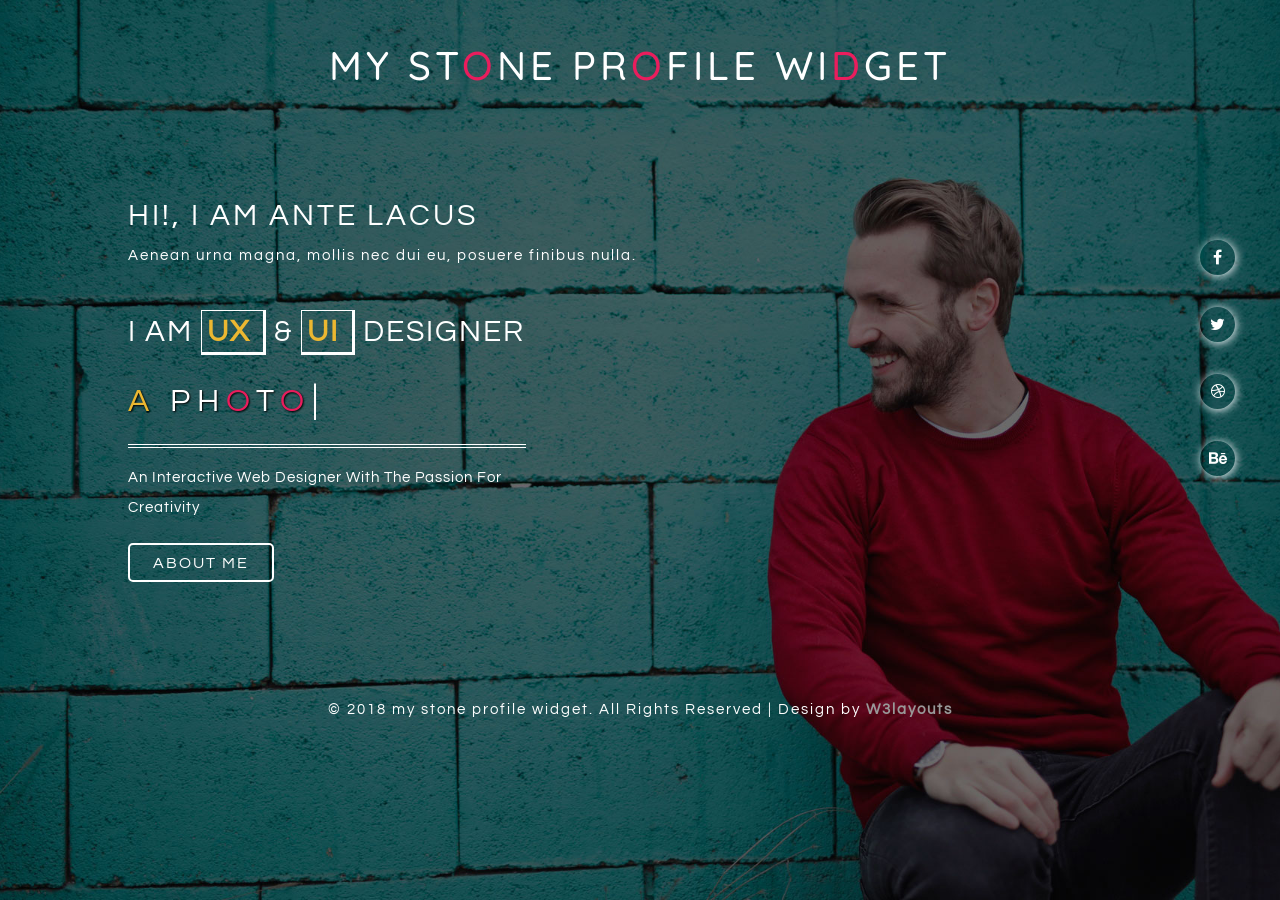
<file: 10/0_origin/index.html>
<!--
	Author: W3layouts
	Author URL: http://w3layouts.com
	License: Creative Commons Attribution 3.0 Unported
	License URL: http://creativecommons.org/licenses/by/3.0/
-->
<!DOCTYPE html>
<html>
<head>
	<title>my stone profile widget a Flat Responsive Widget Template :: w3layouts</title>
<!--meta_tags-->	
	<meta name="viewport" content="width=device-width, initial-scale=1">
    <meta charset="utf-8">
    <meta name="keywords" content="my stone profile widget Form a Responsive Web Template, Bootstrap Web Templates, Flat Web Templates, Android Compatible Web Template, Smartphone Compatible Web Template, Free Webdesigns for Nokia, Samsung, LG, Sony Ericsson, Motorola Web Design">
<!--//meta_tag_keywords-->
<!-- Custom-Style-Sheet -->
	<link href="css/style.css" rel="stylesheet" type="text/css" media="all"/><!--style_sheet-->
	<link href="css/popuo-box.css" rel="stylesheet" type="text/css" media="all" />
	<link rel="stylesheet" href="css/font-awesome.css"> <!-- Font-Awesome_Icons-CSS -->
	<link href="//fonts.googleapis.com/css?family=Questrial" rel="stylesheet"><!--online_fonts-->
	<link href="//fonts.googleapis.com/css?family=Quicksand" rel="stylesheet">
<!--//Custom-Style-Sheet -->
</head>
<body>
<h1>my st<span class="w3l-try">o</span>ne pr<span class="w3l-try">o</span>file wi<span class="w3l-try">d</span>get</h1>
<div class="w3ls-agile-profile">
	<div class="container">
		<h2 class="w3ls-me">Hi!, I am ante lacus</h2>
		<P> Aenean urna magna, mollis nec dui eu, posuere finibus nulla.</p>
		<h3 class="w3ls-text">I am <span class="w3l-try1"> UX </span> & <span class="w3l-try1"> UI </span>Designer</h3>
		<div id="typed-strings" class="agileits_w3layouts_strings">
			<p>A <i>PH<span class="w3l-try">O</span>T<span class="w3l-try">O</span>GRAPHER.</i></p>
			<p>A <i><span class="w3l-try">UI</span>/<span class="w3l-try">UX</span> DESIGNER.</i></p>
			<p>A <i>WEB DEVEL<span class="w3l-try">O</span>PER.</i></p>
		</div>
		<span id="typed" style="white-space:pre;"></span>
		<p class="w3ls-p">an interactive web designer with the passion for creativity</p>
		<a href="#small-dialog1" class="buy btn-wayra w3_play_icon1">About Me</a>
	</div>
</div>
<div class="w3_agileits_social_media">
	<ul>
		<li><a href="#" class="wthree_facebook"><i class="fa fa-facebook" aria-hidden="true"></i></a></li>
		<li><a href="#" class="wthree_twitter"><i class="fa fa-twitter" aria-hidden="true"></i></a></li>
		<li><a href="#" class="wthree_dribbble"><i class="fa fa-dribbble" aria-hidden="true"></i></a></li>
		<li><a href="#" class="wthree_behance"><i class="fa fa-behance" aria-hidden="true"></i></a></li>
	</ul>
</div>

<!--pop-up-->
<div id="small-dialog1" class="mfp-hide">
	<div class="about" id="about">
			<div class="person-info-agileits-w3layouts">
			<h3 class="w3_head w3_head1">About Me <span>I am ante lacus</span></h3>
			<p><span>Hi!</span>, Iam ante lacus Nam arcu mauris, tincidunt sed convallis non, egestas ut lacus. Cras sapien urna, malesuada ut varius consequat, hendrerit nisl. Aliquam vestibulum, odio non ullamcorper malesuada.Nam arcu mauris, tincidunt sed convallis.</p>
				<ul>
					<li><span>Name</span>: Ante lacus</li>
					<li><span>Age</span>: 28 Years</li>
					<li><span>Experience</span>: +5 Years</li>
					<li><span>Email</span>: <a href="mailto:info@example.com">info@example.com</a></li>
					<li><span>Phone</span>: (012) 345 6789</li>
					<li><span>Website</span>: <a href="#">www.mywebsite.com</a></li>
					<li><span>Address</span>: Jackson, 538, USA</li>
					<li><a href="#" class="botton-w3ls">Download CV</a>
						<a href="#" class="botton-w3ls">know more</a>
					</li>
				</ul>
			</div>
		<div class="clear"></div>
	</div>
</div>
<footer>&copy; 2018 my stone profile widget. All Rights Reserved | Design by <a href="http://w3layouts.com" target="=_blank">W3layouts</a></footer>
<!--//pop-up-->
<script type="text/javascript" src="js/jquery-2.1.4.min.js"></script>

<!-- pop-up-box-js-file -->  
	<script src="js/jquery.magnific-popup.js" type="text/javascript"></script>
<!--//pop-up-box-js-file -->

<script>
	$(document).ready(function() {
	$('.w3_play_icon,.w3_play_icon1,.w3_play_icon2').magnificPopup({
		type: 'inline',
		fixedContentPos: false,
		fixedBgPos: true,
		overflowY: 'auto',
		closeBtnInside: true,
		preloader: false,
		midClick: true,
		removalDelay: 300,
		mainClass: 'my-mfp-zoom-in'
	});
																	
	});
</script>
<!-- banner-type-text -->
	<script src="js/typed.js" type="text/javascript"></script>
	
    <script>
		$(function(){

			$("#typed").typed({
				// strings: ["Typed.js is a <strong>jQuery</strong> plugin.", "It <em>types</em> out sentences.", "And then deletes them.", "Try it out!"],
				stringsElement: $('#typed-strings'),
				typeSpeed: 30,
				backDelay: 500,
				loop: false,
				contentType: 'html', // or text
				// defaults to false for infinite loop
				loopCount: false,
				callback: function(){ foo(); },
				resetCallback: function() { newTyped(); }
			});

			$(".reset").click(function(){
				$("#typed").typed('reset');
			});

		});

		function newTyped(){ /* A new typed object */ }

		function foo(){ console.log("Callback"); }
    </script>
<!-- //banner-type-text -->

</body>
</html>
</file>
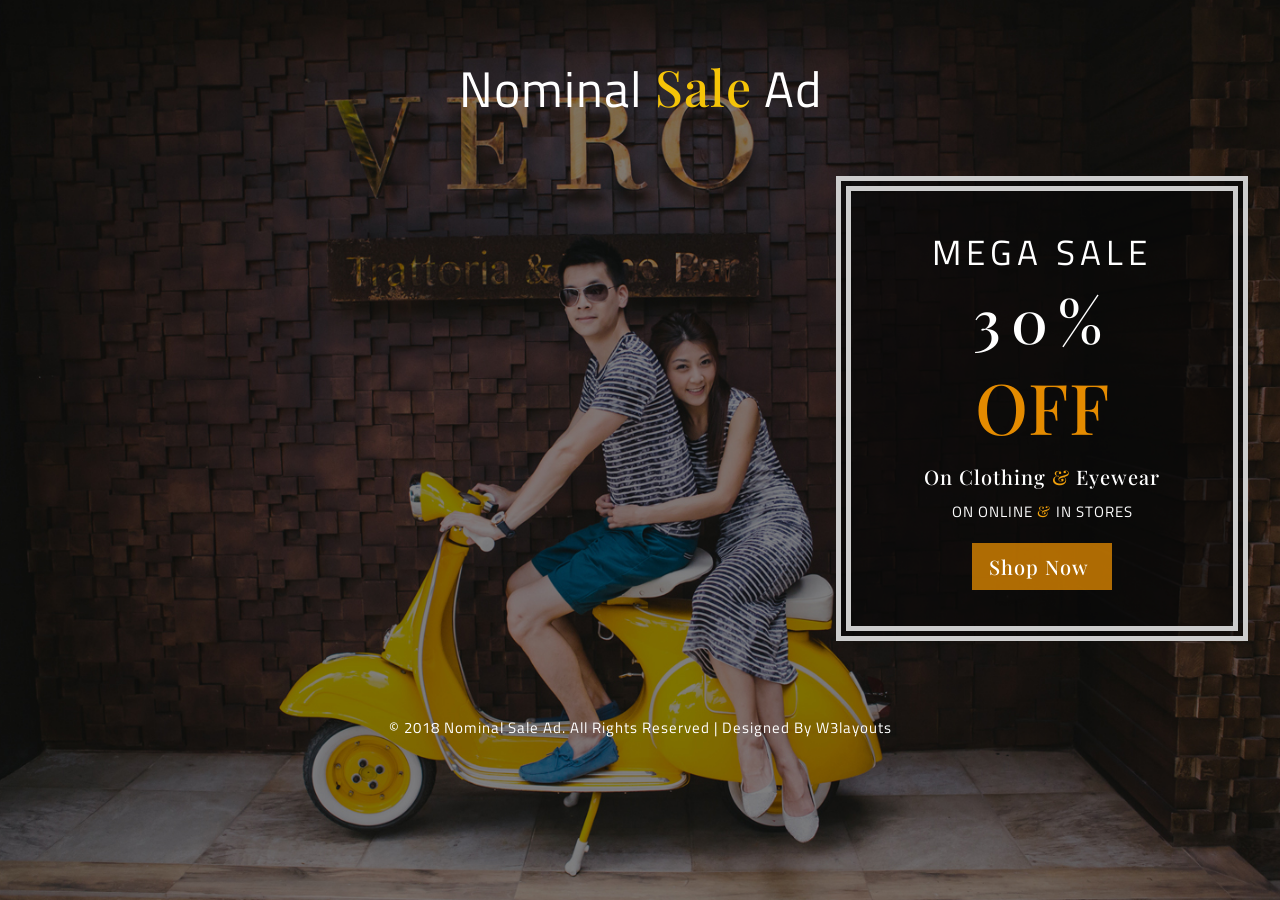
<file: 11/0_origin/index.html>
<!--
Author: W3layouts
Author URL: http://w3layouts.com
License: Creative Commons Attribution 3.0 Unported
License URL: http://creativecommons.org/licenses/by/3.0/
-->
<!DOCTYPE html>
<html lang="en">
<head>
	<title>Nominal Sale Alert Flat Responsive Widget Template :: w3layouts</title>
	<meta name="viewport" content="width=device-width, initial-scale=1">
	<meta http-equiv="Content-Type" content="text/html; charset=utf-8" />
	<meta name="keywords" content="nominal sale alert a Flat Responsive Widget,Login form widgets, Sign up Web forms , Login signup Responsive web form,Flat Pricing table,Flat Drop downs,Registration Forms,News letter Forms,Elements" />
	<script type="application/x-javascript"> addEventListener("load", function() { setTimeout(hideURLbar, 0); }, false);
	function hideURLbar(){ window.scrollTo(0,1); } </script>
	<!-- Meta tag Keywords -->
	<link rel="stylesheet" href="css/style.css" type="text/css" media="all" /> <!-- Style-CSS --> 
	<link href="//fonts.googleapis.com/css?family=Titillium+Web" rel="stylesheet">
	<link href="//fonts.googleapis.com/css?family=Playfair+Display" rel="stylesheet">
</head>
<body>
	<section class="agile-main">
		<h1> nominal <label>sale</label> ad</h1>
			<div class="agile-ad">
				<div class="agile-offer">
					<h2>mega sale</h2>
					<span>30%</span><label class="off">off</label>
					<p>on clothing <label>& </label> eyewear</p>
					<h3>on online  <label>& </label> in stores</h3>
					<button class="btn">shop now<label><i class="fa fa-chevron-right" aria-hidden="true"></i></label></button>
				</div>
			</div>
		<footer>© 2018 nominal sale ad. All Rights Reserved | Designed By  <a href="http://www.w3layouts.com" target="blank"> W3layouts</a></footer>
	</section>
</body>
</html>
</file>
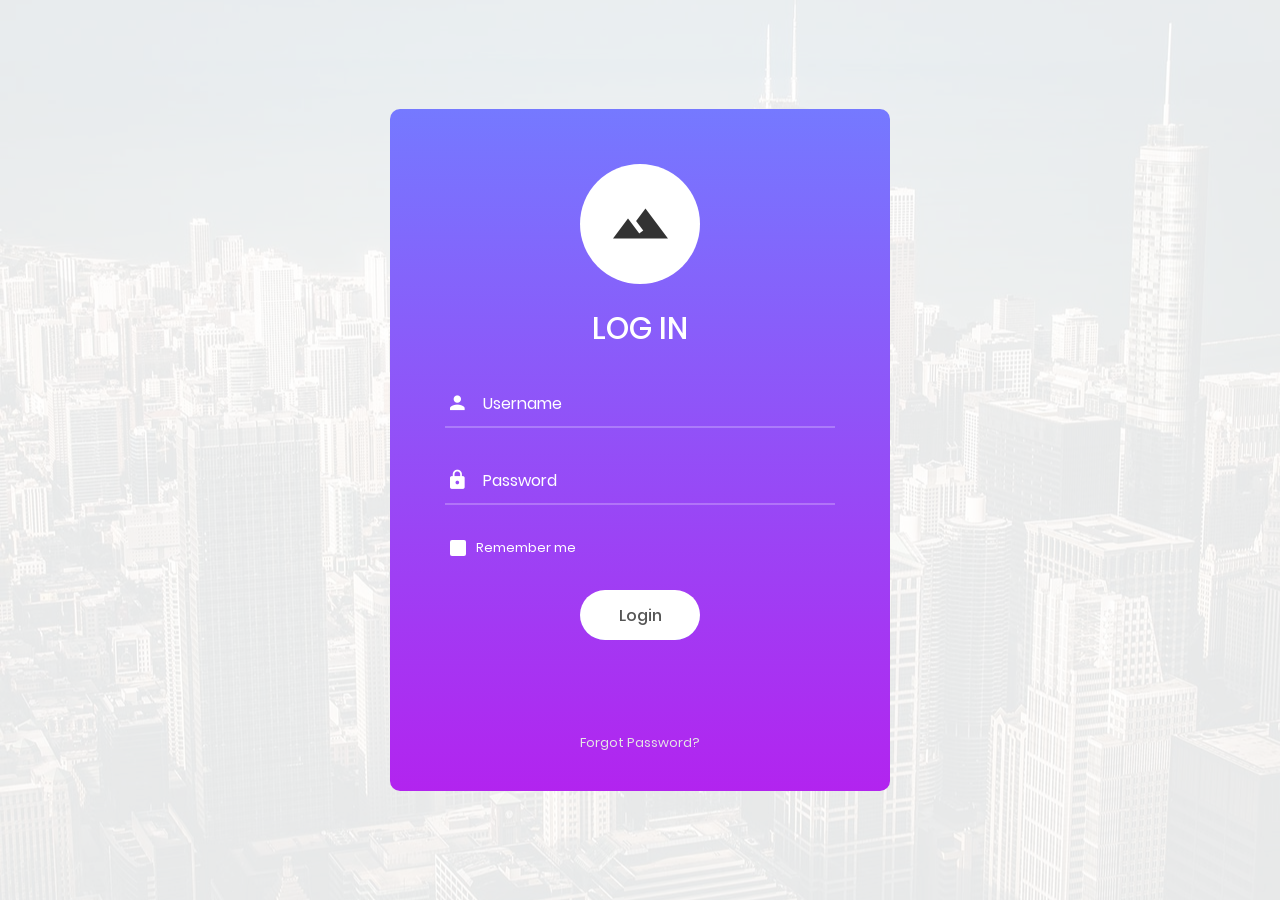
<file: 2/0_origin/index.html>
<!DOCTYPE html>
<html lang="en">
<head>
	<title>Login V3</title>
	<meta charset="UTF-8">
	<meta name="viewport" content="width=device-width, initial-scale=1">
<!--===============================================================================================-->	
	<link rel="icon" type="image/png" href="images/icons/favicon.ico"/>
<!--===============================================================================================-->
	<link rel="stylesheet" type="text/css" href="vendor/bootstrap/css/bootstrap.min.css">
<!--===============================================================================================-->
	<link rel="stylesheet" type="text/css" href="fonts/font-awesome-4.7.0/css/font-awesome.min.css">
<!--===============================================================================================-->
	<link rel="stylesheet" type="text/css" href="fonts/iconic/css/material-design-iconic-font.min.css">
<!--===============================================================================================-->
	<link rel="stylesheet" type="text/css" href="vendor/animate/animate.css">
<!--===============================================================================================-->	
	<link rel="stylesheet" type="text/css" href="vendor/css-hamburgers/hamburgers.min.css">
<!--===============================================================================================-->
	<link rel="stylesheet" type="text/css" href="vendor/animsition/css/animsition.min.css">
<!--===============================================================================================-->
	<link rel="stylesheet" type="text/css" href="vendor/select2/select2.min.css">
<!--===============================================================================================-->	
	<link rel="stylesheet" type="text/css" href="vendor/daterangepicker/daterangepicker.css">
<!--===============================================================================================-->
	<link rel="stylesheet" type="text/css" href="css/util.css">
	<link rel="stylesheet" type="text/css" href="css/main.css">
<!--===============================================================================================-->
</head>
<body>
	
	<div class="limiter">
		<div class="container-login100" style="background-image: url('images/bg-01.jpg');">
			<div class="wrap-login100">
				<form class="login100-form validate-form">
					<span class="login100-form-logo">
						<i class="zmdi zmdi-landscape"></i>
					</span>

					<span class="login100-form-title p-b-34 p-t-27">
						Log in
					</span>

					<div class="wrap-input100 validate-input" data-validate = "Enter username">
						<input class="input100" type="text" name="username" placeholder="Username">
						<span class="focus-input100" data-placeholder="&#xf207;"></span>
					</div>

					<div class="wrap-input100 validate-input" data-validate="Enter password">
						<input class="input100" type="password" name="pass" placeholder="Password">
						<span class="focus-input100" data-placeholder="&#xf191;"></span>
					</div>

					<div class="contact100-form-checkbox">
						<input class="input-checkbox100" id="ckb1" type="checkbox" name="remember-me">
						<label class="label-checkbox100" for="ckb1">
							Remember me
						</label>
					</div>

					<div class="container-login100-form-btn">
						<button class="login100-form-btn">
							Login
						</button>
					</div>

					<div class="text-center p-t-90">
						<a class="txt1" href="#">
							Forgot Password?
						</a>
					</div>
				</form>
			</div>
		</div>
	</div>
	

	<div id="dropDownSelect1"></div>
	
<!--===============================================================================================-->
	<script src="vendor/jquery/jquery-3.2.1.min.js"></script>
<!--===============================================================================================-->
	<script src="vendor/animsition/js/animsition.min.js"></script>
<!--===============================================================================================-->
	<script src="vendor/bootstrap/js/popper.js"></script>
	<script src="vendor/bootstrap/js/bootstrap.min.js"></script>
<!--===============================================================================================-->
	<script src="vendor/select2/select2.min.js"></script>
<!--===============================================================================================-->
	<script src="vendor/daterangepicker/moment.min.js"></script>
	<script src="vendor/daterangepicker/daterangepicker.js"></script>
<!--===============================================================================================-->
	<script src="vendor/countdowntime/countdowntime.js"></script>
<!--===============================================================================================-->
	<script src="js/main.js"></script>

</body>
</html>
</file>
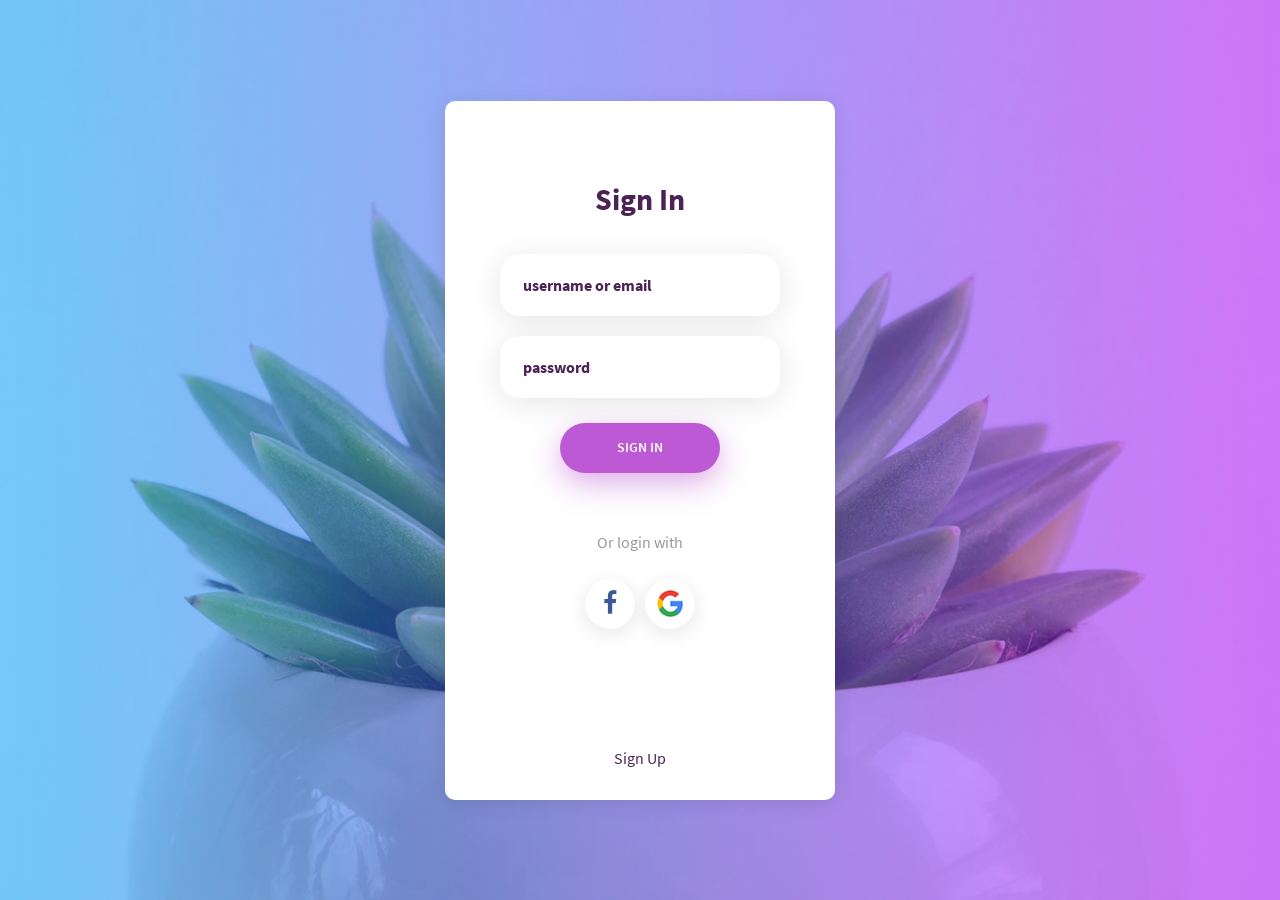
<file: 3/0_origin/index.html>
<!DOCTYPE html>
<html lang="en">
<head>
	<title>Login V9</title>
	<meta charset="UTF-8">
	<meta name="viewport" content="width=device-width, initial-scale=1">
<!--===============================================================================================-->	
	<link rel="icon" type="image/png" href="images/icons/favicon.ico"/>
<!--===============================================================================================-->
	<link rel="stylesheet" type="text/css" href="vendor/bootstrap/css/bootstrap.min.css">
<!--===============================================================================================-->
	<link rel="stylesheet" type="text/css" href="fonts/font-awesome-4.7.0/css/font-awesome.min.css">
<!--===============================================================================================-->
	<link rel="stylesheet" type="text/css" href="fonts/iconic/css/material-design-iconic-font.min.css">
<!--===============================================================================================-->
	<link rel="stylesheet" type="text/css" href="vendor/animate/animate.css">
<!--===============================================================================================-->	
	<link rel="stylesheet" type="text/css" href="vendor/css-hamburgers/hamburgers.min.css">
<!--===============================================================================================-->
	<link rel="stylesheet" type="text/css" href="vendor/animsition/css/animsition.min.css">
<!--===============================================================================================-->
	<link rel="stylesheet" type="text/css" href="vendor/select2/select2.min.css">
<!--===============================================================================================-->	
	<link rel="stylesheet" type="text/css" href="vendor/daterangepicker/daterangepicker.css">
<!--===============================================================================================-->
	<link rel="stylesheet" type="text/css" href="css/util.css">
	<link rel="stylesheet" type="text/css" href="css/main.css">
<!--===============================================================================================-->
</head>
<body>
	
	
	<div class="container-login100" style="background-image: url('images/bg-01.jpg');">
		<div class="wrap-login100 p-l-55 p-r-55 p-t-80 p-b-30">
			<form class="login100-form validate-form">
				<span class="login100-form-title p-b-37">
					Sign In
				</span>

				<div class="wrap-input100 validate-input m-b-20" data-validate="Enter username or email">
					<input class="input100" type="text" name="username" placeholder="username or email">
					<span class="focus-input100"></span>
				</div>

				<div class="wrap-input100 validate-input m-b-25" data-validate = "Enter password">
					<input class="input100" type="password" name="pass" placeholder="password">
					<span class="focus-input100"></span>
				</div>

				<div class="container-login100-form-btn">
					<button class="login100-form-btn">
						Sign In
					</button>
				</div>

				<div class="text-center p-t-57 p-b-20">
					<span class="txt1">
						Or login with
					</span>
				</div>

				<div class="flex-c p-b-112">
					<a href="#" class="login100-social-item">
						<i class="fa fa-facebook-f"></i>
					</a>

					<a href="#" class="login100-social-item">
						<img src="images/icons/icon-google.png" alt="GOOGLE">
					</a>
				</div>

				<div class="text-center">
					<a href="#" class="txt2 hov1">
						Sign Up
					</a>
				</div>
			</form>

			
		</div>
	</div>
	
	

	<div id="dropDownSelect1"></div>
	
<!--===============================================================================================-->
	<script src="vendor/jquery/jquery-3.2.1.min.js"></script>
<!--===============================================================================================-->
	<script src="vendor/animsition/js/animsition.min.js"></script>
<!--===============================================================================================-->
	<script src="vendor/bootstrap/js/popper.js"></script>
	<script src="vendor/bootstrap/js/bootstrap.min.js"></script>
<!--===============================================================================================-->
	<script src="vendor/select2/select2.min.js"></script>
<!--===============================================================================================-->
	<script src="vendor/daterangepicker/moment.min.js"></script>
	<script src="vendor/daterangepicker/daterangepicker.js"></script>
<!--===============================================================================================-->
	<script src="vendor/countdowntime/countdowntime.js"></script>
<!--===============================================================================================-->
	<script src="js/main.js"></script>

</body>
</html>
</file>
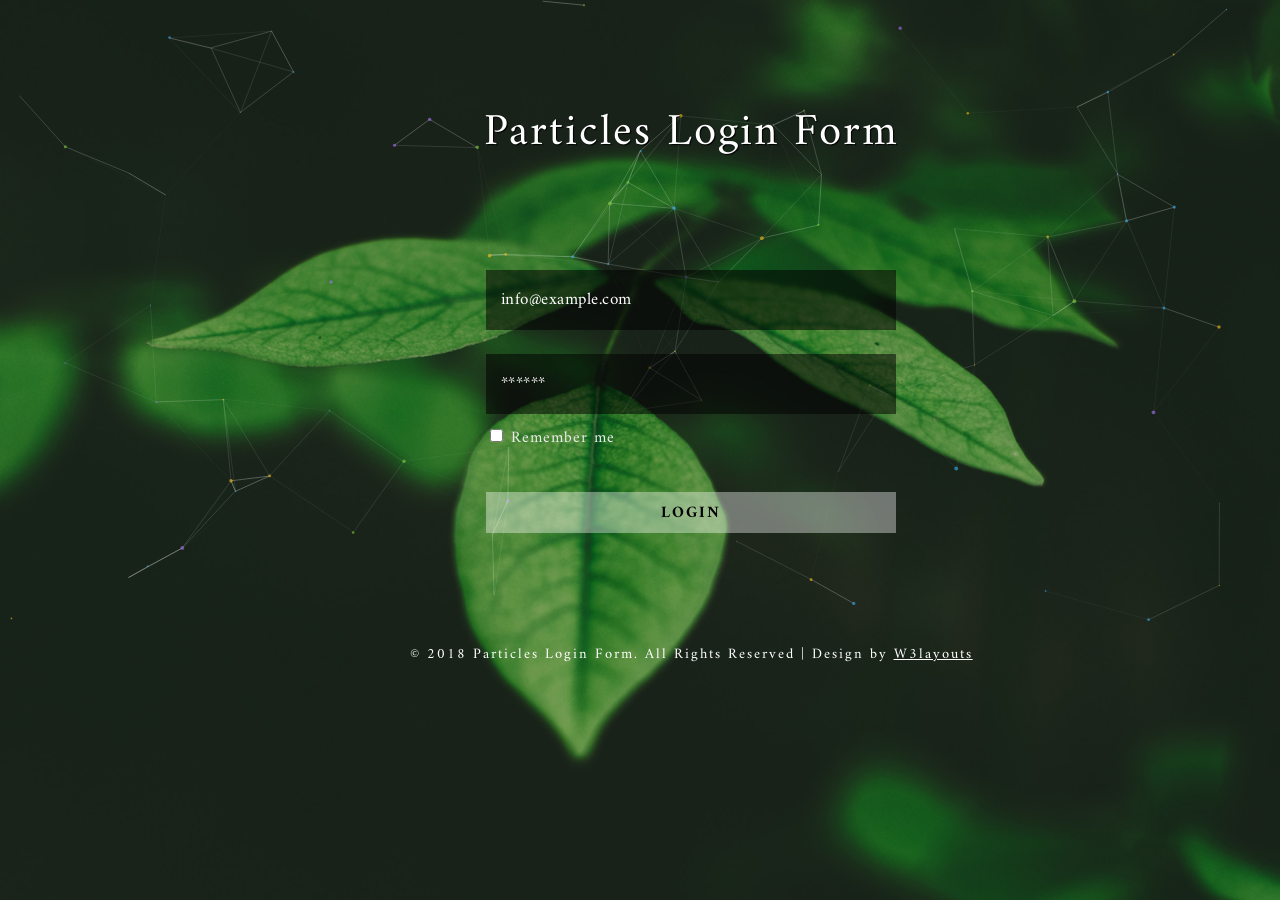
<file: 4/0_origin/index.html>
<!--A Design by W3layouts
Author: W3layout
Author URL: http://w3layouts.com
License: Creative Commons Attribution 3.0 Unported
License URL: http://creativecommons.org/licenses/by/3.0/
-->
<!DOCTYPE HTML>
<html lang="zxx">

<head>
	<title>Particles Login Form Form Responsive Widget Template :: w3layouts</title>
	<!-- Meta-Tags -->
	<meta name="viewport" content="width=device-width, initial-scale=1">
	<meta charset="utf-8">
	<meta name="keywords" content="Particles Login Form Form a Responsive Web Template, Bootstrap Web Templates, Flat Web Templates, Android Compatible Web Template, Smartphone Compatible Web Template, Free Webdesigns for Nokia, Samsung, LG, Sony Ericsson, Motorola Web Design">
	<script>
		addEventListener("load", function () {
			setTimeout(hideURLbar, 0);
		}, false);

		function hideURLbar() {
			window.scrollTo(0, 1);
		}
	</script>
	<!-- //Meta-Tags -->
	<!-- Stylesheets -->
	<link href="css/style.css" rel='stylesheet' type='text/css' />
	<!-- online fonts-->
	<link href="https://fonts.googleapis.com/css?family=Amiri:400,400i,700,700i" rel="stylesheet">
</head>

<body>
	<!--  particles  -->
	<div id="particles-js"></div>
	<!-- //particles -->
	<div class="w3ls-pos">
		<h1>Particles Login Form</h1>
		<div class="w3ls-login box">
			<!-- form starts here -->
			<form action="#" method="post">
				<div class="agile-field-txt">
					<input type="email" name="email" placeholder="info@example.com" required="" />
				</div>
				<div class="agile-field-txt">
					<input type="password" name="password" placeholder="******" required="" id="myInput" />
					<div class="agile_label">
						<input id="check3" name="check3" type="checkbox" value="show password">
						<label class="check" for="check3">Remember me</label>
					</div>
				</div>
				<div class="w3ls-bot">
					<input type="submit" value="LOGIN">
				</div>
			</form>
		</div>
		<!-- //form ends here -->
		<!--copyright-->
		<div class="copy-wthree">
			<p>© 2018 Particles Login Form. All Rights Reserved | Design by
				<a href="http://w3layouts.com/" target="_blank">W3layouts</a>
			</p>
		</div>
		<!--//copyright-->
	</div>
	<!-- scripts required  for particle effect -->
	<script src='js/particles.min.js'></script>
	<script src="js/index.js"></script>
	<!-- //scripts required for particle effect -->
</body>

</html>
</file>
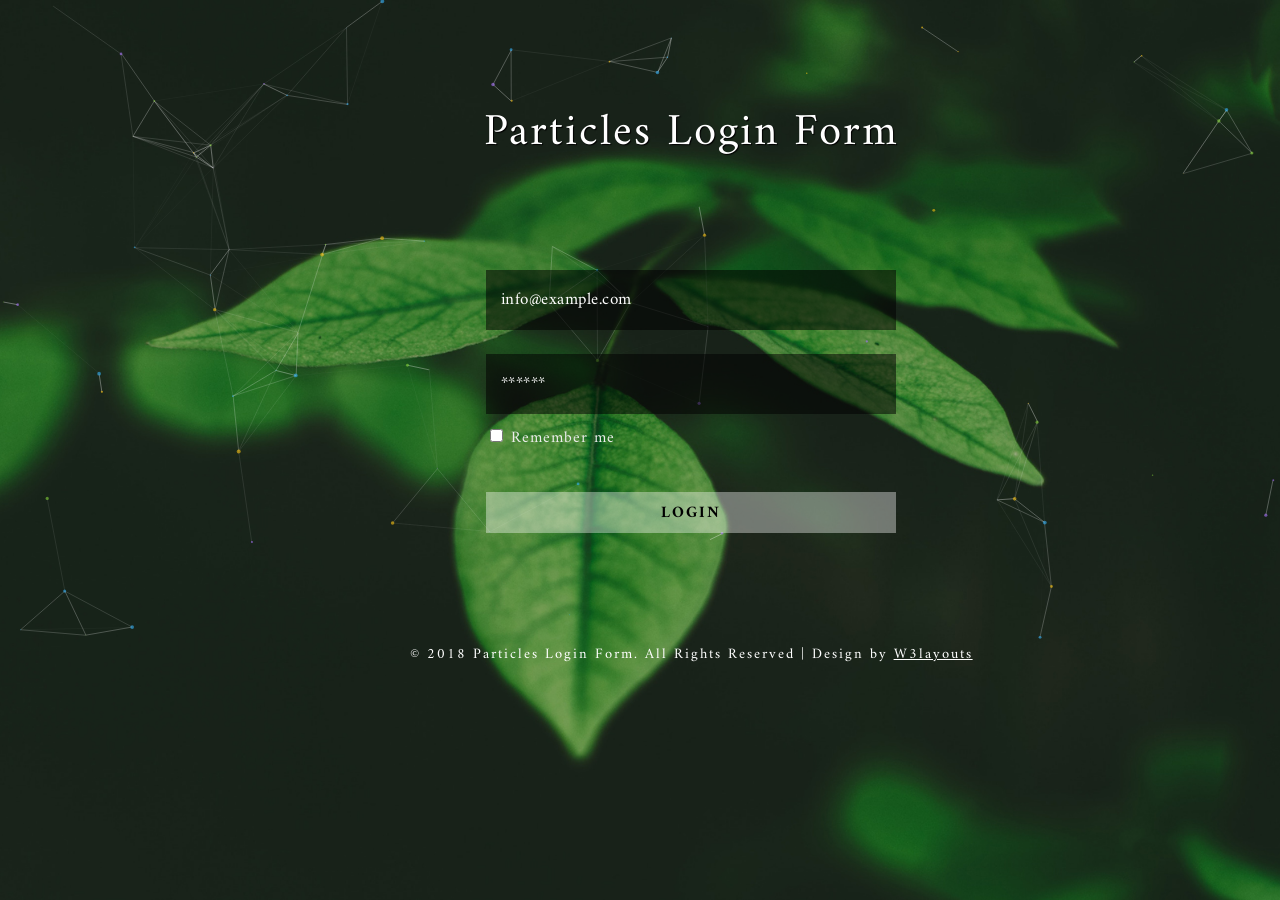
<file: 4/0_src/index.html>
<!--A Design by W3layouts
Author: W3layout
Author URL: http://w3layouts.com
License: Creative Commons Attribution 3.0 Unported
License URL: http://creativecommons.org/licenses/by/3.0/
-->
<!DOCTYPE HTML>
<html lang="zxx">

<head>
	<title>Particles Login Form Form Responsive Widget Template :: w3layouts</title>
	<!-- Meta-Tags -->
	<meta name="viewport" content="width=device-width, initial-scale=1">
	<meta charset="utf-8">
	<meta name="keywords" content="Particles Login Form Form a Responsive Web Template, Bootstrap Web Templates, Flat Web Templates, Android Compatible Web Template, Smartphone Compatible Web Template, Free Webdesigns for Nokia, Samsung, LG, Sony Ericsson, Motorola Web Design">
	<script>
		addEventListener("load", function () {
			setTimeout(hideURLbar, 0);
		}, false);

		function hideURLbar() {
			window.scrollTo(0, 1);
		}
	</script>
	<!-- //Meta-Tags -->
	<!-- Stylesheets -->
	<link href="css/style.css" rel='stylesheet' type='text/css' />
	<!-- online fonts-->
	<link href="https://fonts.googleapis.com/css?family=Amiri:400,400i,700,700i" rel="stylesheet">
</head>

<body>
	<!--  particles  -->
	<div id="particles-js"></div>
	<!-- //particles -->
	<div class="w3ls-pos">
		<h1>Particles Login Form</h1>
		<div class="w3ls-login box">
			<!-- form starts here -->
			<form action="#" method="post">
				<div class="agile-field-txt">
					<input type="email" name="email" placeholder="info@example.com" required="" />
				</div>
				<div class="agile-field-txt">
					<input type="password" name="password" placeholder="******" required="" id="myInput" />
					<div class="agile_label">
						<input id="check3" name="check3" type="checkbox" value="show password">
						<label class="check" for="check3">Remember me</label>
					</div>
				</div>
				<div class="w3ls-bot">
					<input type="submit" value="LOGIN">
				</div>
			</form>
		</div>
		<!-- //form ends here -->
		<!--copyright-->
		<div class="copy-wthree">
			<p>© 2018 Particles Login Form. All Rights Reserved | Design by
				<a href="http://w3layouts.com/" target="_blank">W3layouts</a>
			</p>
		</div>
		<!--//copyright-->
	</div>
	<!-- scripts required  for particle effect -->
	<script src='js/particles.min.js'></script>
	<script src="js/index.js"></script>
	<!-- //scripts required for particle effect -->
</body>

</html>
</file>
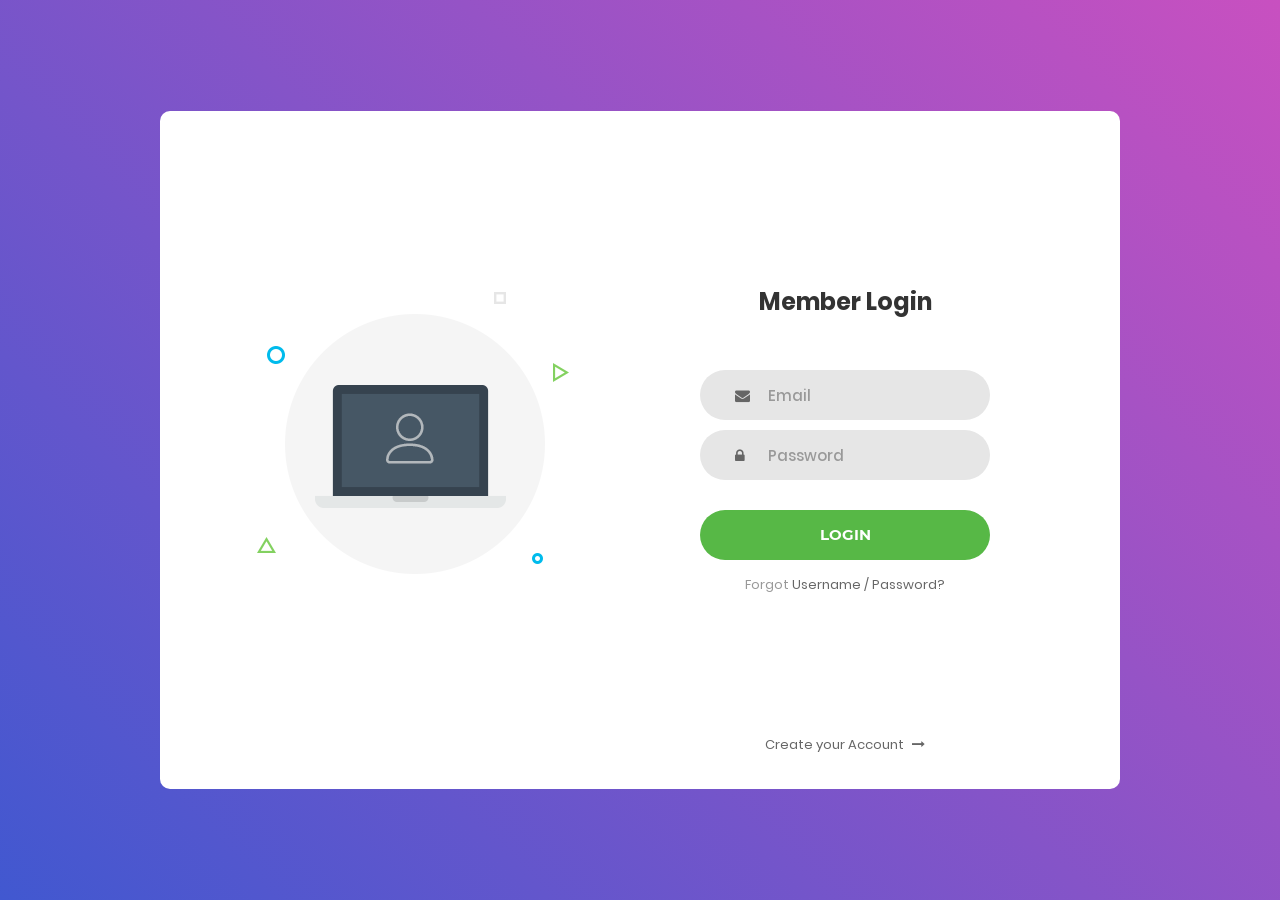
<file: 6/0_origin/index.html>
<!DOCTYPE html>
<html lang="en">
<head>
	<title>Login V1</title>
	<meta charset="UTF-8">
	<meta name="viewport" content="width=device-width, initial-scale=1">
<!--===============================================================================================-->	
	<link rel="icon" type="image/png" href="images/icons/favicon.ico"/>
<!--===============================================================================================-->
	<link rel="stylesheet" type="text/css" href="vendor/bootstrap/css/bootstrap.min.css">
<!--===============================================================================================-->
	<link rel="stylesheet" type="text/css" href="fonts/font-awesome-4.7.0/css/font-awesome.min.css">
<!--===============================================================================================-->
	<link rel="stylesheet" type="text/css" href="vendor/animate/animate.css">
<!--===============================================================================================-->	
	<link rel="stylesheet" type="text/css" href="vendor/css-hamburgers/hamburgers.min.css">
<!--===============================================================================================-->
	<link rel="stylesheet" type="text/css" href="vendor/select2/select2.min.css">
<!--===============================================================================================-->
	<link rel="stylesheet" type="text/css" href="css/util.css">
	<link rel="stylesheet" type="text/css" href="css/main.css">
<!--===============================================================================================-->
</head>
<body>
	
	<div class="limiter">
		<div class="container-login100">
			<div class="wrap-login100">
				<div class="login100-pic js-tilt" data-tilt>
					<img src="images/img-01.png" alt="IMG">
				</div>

				<form class="login100-form validate-form">
					<span class="login100-form-title">
						Member Login
					</span>

					<div class="wrap-input100 validate-input" data-validate = "Valid email is required: ex@abc.xyz">
						<input class="input100" type="text" name="email" placeholder="Email">
						<span class="focus-input100"></span>
						<span class="symbol-input100">
							<i class="fa fa-envelope" aria-hidden="true"></i>
						</span>
					</div>

					<div class="wrap-input100 validate-input" data-validate = "Password is required">
						<input class="input100" type="password" name="pass" placeholder="Password">
						<span class="focus-input100"></span>
						<span class="symbol-input100">
							<i class="fa fa-lock" aria-hidden="true"></i>
						</span>
					</div>
					
					<div class="container-login100-form-btn">
						<button class="login100-form-btn">
							Login
						</button>
					</div>

					<div class="text-center p-t-12">
						<span class="txt1">
							Forgot
						</span>
						<a class="txt2" href="#">
							Username / Password?
						</a>
					</div>

					<div class="text-center p-t-136">
						<a class="txt2" href="#">
							Create your Account
							<i class="fa fa-long-arrow-right m-l-5" aria-hidden="true"></i>
						</a>
					</div>
				</form>
			</div>
		</div>
	</div>
	
	

	
<!--===============================================================================================-->	
	<script src="vendor/jquery/jquery-3.2.1.min.js"></script>
<!--===============================================================================================-->
	<script src="vendor/bootstrap/js/popper.js"></script>
	<script src="vendor/bootstrap/js/bootstrap.min.js"></script>
<!--===============================================================================================-->
	<script src="vendor/select2/select2.min.js"></script>
<!--===============================================================================================-->
	<script src="vendor/tilt/tilt.jquery.min.js"></script>
	<script >
		$('.js-tilt').tilt({
			scale: 1.1
		})
	</script>
<!--===============================================================================================-->
	<script src="js/main.js"></script>

</body>
</html>
</file>
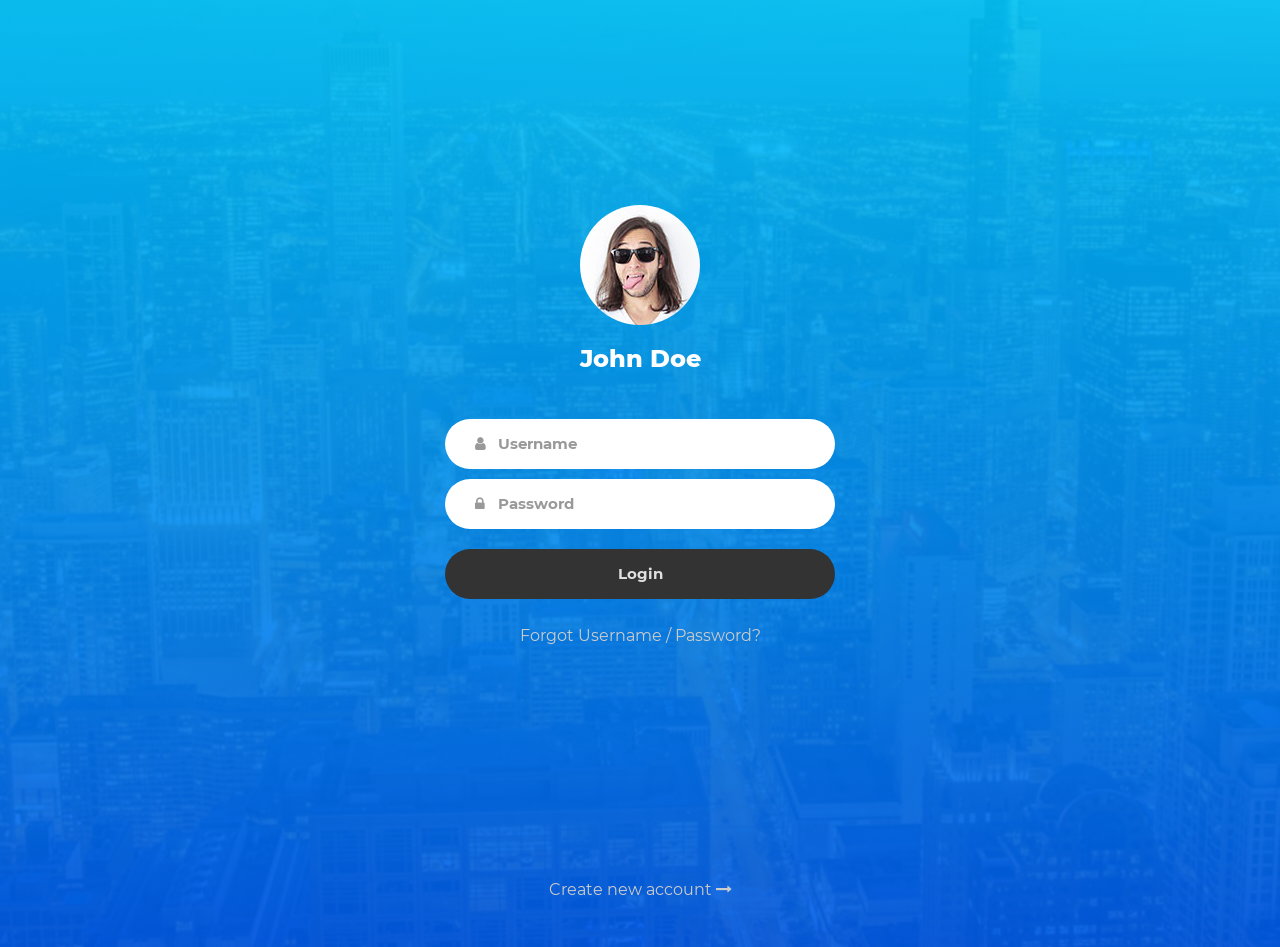
<file: 7/0_origin/index.html>
<!DOCTYPE html>
<html lang="en">
<head>
	<title>Login V12</title>
	<meta charset="UTF-8">
	<meta name="viewport" content="width=device-width, initial-scale=1">
<!--===============================================================================================-->	
	<link rel="icon" type="image/png" href="images/icons/favicon.ico"/>
<!--===============================================================================================-->
	<link rel="stylesheet" type="text/css" href="vendor/bootstrap/css/bootstrap.min.css">
<!--===============================================================================================-->
	<link rel="stylesheet" type="text/css" href="fonts/font-awesome-4.7.0/css/font-awesome.min.css">
<!--===============================================================================================-->
	<link rel="stylesheet" type="text/css" href="fonts/Linearicons-Free-v1.0.0/icon-font.min.css">
<!--===============================================================================================-->
	<link rel="stylesheet" type="text/css" href="vendor/animate/animate.css">
<!--===============================================================================================-->	
	<link rel="stylesheet" type="text/css" href="vendor/css-hamburgers/hamburgers.min.css">
<!--===============================================================================================-->
	<link rel="stylesheet" type="text/css" href="vendor/select2/select2.min.css">
<!--===============================================================================================-->
	<link rel="stylesheet" type="text/css" href="css/util.css">
	<link rel="stylesheet" type="text/css" href="css/main.css">
<!--===============================================================================================-->
</head>
<body>
	
	<div class="limiter">
		<div class="container-login100" style="background-image: url('images/img-01.jpg');">
			<div class="wrap-login100 p-t-190 p-b-30">
				<form class="login100-form validate-form">
					<div class="login100-form-avatar">
						<img src="images/avatar-01.jpg" alt="AVATAR">
					</div>

					<span class="login100-form-title p-t-20 p-b-45">
						John Doe
					</span>

					<div class="wrap-input100 validate-input m-b-10" data-validate = "Username is required">
						<input class="input100" type="text" name="username" placeholder="Username">
						<span class="focus-input100"></span>
						<span class="symbol-input100">
							<i class="fa fa-user"></i>
						</span>
					</div>

					<div class="wrap-input100 validate-input m-b-10" data-validate = "Password is required">
						<input class="input100" type="password" name="pass" placeholder="Password">
						<span class="focus-input100"></span>
						<span class="symbol-input100">
							<i class="fa fa-lock"></i>
						</span>
					</div>

					<div class="container-login100-form-btn p-t-10">
						<button class="login100-form-btn">
							Login
						</button>
					</div>

					<div class="text-center w-full p-t-25 p-b-230">
						<a href="#" class="txt1">
							Forgot Username / Password?
						</a>
					</div>

					<div class="text-center w-full">
						<a class="txt1" href="#">
							Create new account
							<i class="fa fa-long-arrow-right"></i>						
						</a>
					</div>
				</form>
			</div>
		</div>
	</div>
	
	

	
<!--===============================================================================================-->	
	<script src="vendor/jquery/jquery-3.2.1.min.js"></script>
<!--===============================================================================================-->
	<script src="vendor/bootstrap/js/popper.js"></script>
	<script src="vendor/bootstrap/js/bootstrap.min.js"></script>
<!--===============================================================================================-->
	<script src="vendor/select2/select2.min.js"></script>
<!--===============================================================================================-->
	<script src="js/main.js"></script>

</body>
</html>
</file>
<file: 10/0_origin/css/style.css>
/*
Author: W3layout
Author URL: http://w3layouts.com
License: Creative Commons Attribution 3.0 Unported
License URL: http://creativecommons.org/licenses/by/3.0/
*/
/* reset */
html,body,div,span,applet,object,iframe,h1,h2,h3,h4,h5,h6,p,blockquote,pre,a,abbr,acronym,address,big,cite,code,del,dfn,em,img,ins,kbd,q,s,samp,small,strike,strong,sub,sup,tt,var,b,u,i,dl,dt,dd,ol,nav ul,nav li,fieldset,form,label,legend,table,caption,tbody,tfoot,thead,tr,th,td,article,aside,canvas,details,embed,figure,figcaption,footer,header,hgroup,menu,nav,output,ruby,section,summary,time,mark,audio,video{margin:0;padding:0;border:0;font-size:100%;font:inherit;vertical-align:baseline;}
article, aside, details, figcaption, figure,footer, header, hgroup, menu, nav, section {display: block;}
ol,ul,li{list-style:none;margin:0px;padding:0px;}
blockquote,q{quotes:none;}
blockquote:before,blockquote:after,q:before,q:after{content:'';content:none;}
table{border-collapse:collapse;border-spacing:0;}
/* start editing from here */
a{text-decoration:none;}
.txt-rt{text-align:right;}/* text align right */
.txt-lt{text-align:left;}/* text align left */
.txt-center{text-align:center;}/* text align center */
.float-rt{float:right;}/* float right */
.float-lt{float:left;}/* float left */
.clear{clear:both;}/* clear float */
.pos-relative{position:relative;}/* Position Relative */
.pos-absolute{position:absolute;}/* Position Absolute */
.vertical-base{	vertical-align:baseline;}/* vertical align baseline */
.vertical-top{ vertical-align:top;}/* vertical align top */
nav.vertical ul li{ display:block;}/* vertical menu */
nav.horizontal ul li{ display: inline-block;}/* horizontal menu */
img{max-width:100%;}
/*end reset*/
body{
	background:url(../images/bg.jpg) no-repeat 0px 0px;
	background-size: cover;
	background-position: 50% 50%;
	background-attachment: fixed;
	padding: 0 3em;
}
h1 {
    font-size: 40px;
    font-weight: 500;
    text-align: center;
    text-transform: uppercase;
    letter-spacing: 4px;
    color: #fff;
    padding: 30px 0 30px 0;
    margin: 10px 0;
    font-family: 'Quicksand', sans-serif;
}

.w3ls-agile-profile {
    margin: 5em 10em;
	width: 80%;
}
h2.w3ls-me {
    font-size: 30px;
    font-weight: 500;
    text-align: left;
    text-transform: uppercase;
    letter-spacing: 3px;
    margin: 10px 0;
    color: #fff;
    font-family: 'Questrial', sans-serif;
}
span.w3l-try {
    color: #ea1d5d;
}
h3.w3ls-text span.w3l-try1 {
    color: #ecb731;
    font-weight: 600;
    border: 1px solid #fff;
    border-bottom: 3px solid #fff;
    border-right: 3px solid #fff;
    padding-left: 8px;
    margin-right: 8px;
	padding: 5px;
}
h3.w3ls-text {
    color: #fff;
	margin: 1.5em 0 0.5em;
    font-size: 30px;
    font-weight: 400;
    letter-spacing: 2px;
    text-transform: uppercase;
	font-family: 'Questrial', sans-serif;
}
p.w3ls-p {
    font-size: 15px;
    color: #fff;
    text-transform: capitalize;
    padding-top: 1em;
    letter-spacing: 1px;
    border-top: 4px double #fff;
    width:33%;
	font-family: 'Questrial', sans-serif;
}
a.buy {
    font-size: 1em;
    color: #fff;
    padding: 0.6em 0;
    text-align: center;
    border-radius: 5px;
    border: 2px solid;
	margin: 20px 0;
	outline: none;
    letter-spacing: 2px;
    position: relative;
    text-transform: uppercase;
	-webkit-backface-visibility: hidden;
    -moz-osx-font-smoothing: grayscale;
    display: block;
    width: 10%;
	font-family: 'Questrial', sans-serif;
}
#typed {
    font-size: 2em;
    color: #ecb731;
    text-transform: capitalize;
    line-height: 1.5em;
    letter-spacing: 7px;
    font-weight: 300;
    text-shadow: 1px 1px 2px #000;
    margin: 0.5em 0 0.5em;
	height: 50px;
    display: inline-block;
	font-family: 'Questrial', sans-serif;
}
#typed i {
    font-style: normal;
    color: #ffffff;
	font-family: 'Questrial', sans-serif;
}
.typed-cursor {
    opacity: 1;
    font-weight: 300;
    -webkit-animation: blink 0.7s infinite;
    -moz-animation: blink 0.7s infinite;
    -ms-animation: blink 0.7s infinite;
    -o-animation: blink 0.7s infinite;
    animation: blink 0.7s infinite;
    color: #fff;
    font-size: 2.5em;
}
.btn-wayra {
    overflow: hidden;
    -webkit-transition: border-color 0.3s, color 0.3s;
    transition: border-color 0.3s, color 0.3s;
    -moz-transition: border-color 0.3s, color 0.3s;
    -webkit-transition-timing-function: cubic-bezier(0.2, 1, 0.3, 1);
    transition-timing-function: cubic-bezier(0.2, 1, 0.3, 1);
    -moz-transition-timing-function: cubic-bezier(0.2, 1, 0.3, 1);
}

.btn-wayra::before {
    content: '';
    position: absolute;
    top: 0;
    left: 0;
    width: 150%;
    height: 100%;
    background: #de3885;
    z-index: -1;
    -webkit-transform: rotate3d(0, 0, 1, -45deg) translate3d(0, -3em, 0);
    transform: rotate3d(0, 0, 1, -45deg) translate3d(0, -3em, 0);
    -moz-transform: rotate3d(0, 0, 1, -45deg) translate3d(0, -3em, 0);
    -o-transform: rotate3d(0, 0, 1, -45deg) translate3d(0, -3em, 0);
    -ms-transform: rotate3d(0, 0, 1, -45deg) translate3d(0, -3em, 0);
    -webkit-transform-origin: 0% 100%;
    transform-origin: 0% 100%;
    -moz-transform-origin: 0% 100%;
    -webkit-transition: -webkit-transform 0.3s, opacity 0.3s, background-color 0.3s;
    transition: transform 0.3s, opacity 0.3s, background-color 0.3s;
    -moz-transition: -moz-transform 0.3s, opacity 0.3s, background-color 0.3s;
}

.btn-wayra:hover {
    color: #000;
    border-color: #de3885;
}

.btn-wayra.button--inverted:hover {
    color: #de3885;
    border-color: #fff;
}

.btn-wayra:hover::before {
    opacity: 1;
    background-color: #cfdce5;
    -webkit-transform: rotate3d(0, 0, 1, 0deg);
    transform: rotate3d(0, 0, 1, 0deg);
    -moz-transform: rotate3d(0, 0, 1, 0deg);
    -o-transform: rotate3d(0, 0, 1, 0deg);
    -ms-transform: rotate3d(0, 0, 1, 0deg);
    -webkit-transition-timing-function: cubic-bezier(0.2, 1, 0.3, 1);
    transition-timing-function: cubic-bezier(0.2, 1, 0.3, 1);
    -moz-transition-timing-function: cubic-bezier(0.2, 1, 0.3, 1);
}

btn-wayra:hover {
    color: #000;
}

.btn-wayra.button--inverted:hover::before {
    background-color: #fff;
}
/* Individual button styles */

/*--social_media_icons_style--*/
.w3_agileits_social_media {
    text-align: center;
    position: absolute;
    right: 2em;
    top: 15em;
}
.w3_agileits_social_media ul li {
    margin: 0 .8em;
    list-style: none;
    margin-bottom: 2em;
}
.w3_agileits_social_media ul li a {
    display: block;
    color: #fff;
    text-decoration: none;
    width: 35px;
    height: 35px;
    border-radius: 4em;
    line-height: 35px;
    background: transparent;
    box-shadow: 1px 1px 10px #fbfcff;
}
/*--//social_media_icons_style--*/
/*--pop-up--*/
div#small-dialog1 {
	background:url(../images/bg.jpg) no-repeat 0px 0px;
	background-size: cover;
	background-position: 50% 50%;
	background-attachment: fixed;
    padding: 1.5em;
}
.w3_head {
	font-size: 2em;
    color: #fbf8f8;
    margin: 0 0 1em;
    padding: 10px 0;
    letter-spacing: 2px;
    text-transform: capitalize;
	font-family: 'Source Code Pro', monospace;
}
h3.w3_head.w3_head1 span {
    font-size: 13px;
    display: block;
    letter-spacing: 4px;
    margin-top: 5px;
    border: 1px solid;
    padding: 0 10px;
    text-transform: uppercase;
    color: #ecb731;
	width: 40%;
    font-family: 'Questrial', sans-serif
}
.person-info-agileits-w3layouts p span {
    color: #ecb731;
    font-size: 19px;
}
.person-info-agileits-w3layouts p {
	font-size: 15px;
    letter-spacing: 0.5px;
    line-height: 30px;
    width: 100%;
	color: #fff;
	font-family: 'Questrial', sans-serif;
}
p {
    color: #fff;
    font-size: 15px;
    line-height: 30px;
    letter-spacing: 2px;
    width: 60%;
	font-family: 'Questrial', sans-serif;
}
.person-info-agileits-w3layouts ul li span {
    width: 170px;
    display: inline-block;
    color: #fff;
    font-weight: 500;
	font-family: 'Questrial', sans-serif;
}
.person-info-agileits-w3layouts ul li {
    list-style: none;
    display: block;
    margin-bottom: 25px;
    color: #FF5722;
    font-size: 16px;
    letter-spacing: 0.5px;
	margin-top: 30px;
    font-family: 'Questrial', sans-serif;
}

.person-info-agileits-w3layouts ul li a {
    color: #FF5722;
}
.person-info-agileits-w3layouts ul li a.botton-w3ls:hover {
	background: rgba(125, 117, 117, 0.5);
    color: #fff;
    border: 1px solid #f4f8fb;
    text-decoration: none;
    box-sizing: border-box;
    outline: none;
}
.person-info-agileits-w3layouts ul li a.botton-w3ls {
    display: inline-block;
    color: #fff;
    padding: 10px 20px;
    font-size: 15px;
    background: transparent;
    border: 1px solid #fff;
    margin: 10px 30px 0 0px;
    text-decoration: none;
    text-transform: capitalize;
    letter-spacing: .5px;
}
/*--//pop-up-ends-here--*/

footer {
    font-size: 15px;
    font-weight: 500;
    text-align: center;
    letter-spacing: 2px;
    padding: 40px 0 40px 0;
    color: #fff;
	font-family: 'Questrial', sans-serif;
}
footer a {
    font-size: 15px;
    font-weight: 600;
    color: #999;
}
/*--responsive--*/
@media(max-width:1920px){
	h1 {
		font-size: 50px;
		padding: 40px 0 40px 0;
	}
	.w3ls-agile-profile {
		margin: 10em 10em;
		width: 80%;
	}
	p.w3ls-p{
		width: 30%;
	}
}
@media(max-width:1680px){
	p.w3ls-p{
		width: 33%;
	}
}
@media(max-width:1600px){
	h1 {
		font-size: 40px;
		padding: 30px 0 30px 0;
	}
	.w3ls-agile-profile {
		margin: 5em 5em;
		width: 80%;
	}
}
@media(max-width:1440px){
	p.w3ls-p{
		width: 40%;
	}
}
@media(max-width:1366px){
	
}
@media(max-width:1280px){
	p.w3ls-p{
		width: 42%;
	}
	a.buy{
		width: 15%;
	}
}

@media(max-width:1080px){
	p.w3ls-p {
		width: 50%;
	}
}
@media(max-width:1050px){
	
}
@media(max-width:1024px){
	p.w3ls-p {
		width: 55%;
	}
}
@media(max-width:991px){
	.w3ls-agile-profile {
		margin: 5em 2em;
		width: 80%;
	}
}
@media(max-width:900px){
	a.buy {
		width: 20%;
	}
	p.w3ls-p {
		width: 60%;
	}	
	p.w3ls-p {
		width: 70%;
	}
}
@media(max-width:800px){
	
}
@media(max-width:768px){
	p.w3ls-p {
		width: 75%;
	}
}
@media(max-width:736px){
	p.w3ls-p {
		width: 80%;
	}
	a.buy {
		width: 25%;
	}
	footer {
		font-size: 14px;
	}
	footer a {
		font-size: 15px;
	}
}
@media(max-width:667px){
	h1 {
		font-size: 35px;
		padding: 30px 0 30px 0;
	}
	.w3ls-agile-profile {
		margin: 1em 1em;
		width: 90%;
	}
	h2.w3ls-me {
		font-size: 25px;
	}
	p {
		font-size: 14px;
		width: 90%;
	}
	.w3_agileits_social_media{
		top: 12em;
	}
	.w3_agileits_social_media ul li a {
		display: block;
		color: #fff;
		text-decoration: none;
		width: 30px;
		height: 30px;
		line-height: 30px;
		border-radius: 4em;
		background: transparent;
		box-shadow: 1px 1px 10px #fbfcff;
	}
	footer {
		letter-spacing: 1px;
	}
	
}
@media(max-width:684px){
	h1 {
		font-size: 35px
	} 	
}
@media(max-width:640px){
	body {
		padding: 0 2em;
	}
	h1 {
		font-size: 30px;
	}
	h2.w3ls-me {
		font-size: 20px;
	}
	h3.w3ls-text {
		color: #fff;
		margin: 1.5em 0 0.5em;
		font-size: 25px;
		font-weight: 400;
		letter-spacing: 2px;
		text-transform: uppercase;
		font-family: 'Questrial', sans-serif;
	}
	#typed {
		font-size: 25px;
		line-height: 1.5em;
		letter-spacing: 7px;
		font-weight: 300;
		margin: 0.5em 0 0.5em;
		height: 30px;
		}
	a.buy {
		font-size: 0.9em;
	}
	p.w3ls-p {
		font-size: 15px;
	}
}
@media(max-width:600px){
	body {
		padding: 0 2em;
	}
	.w3ls-agile-profile {
		margin: 2em 1em;
		
	}
	h1{
		font-size: 30px;
		letter-spacing: 3px;
	}
	h2.w3ls-me {
		font-size: 18px;
	}
	p{	   
	   font-size: 13px;
		width: 80%;
	}
	h3.w3ls-text {
		font-size: 20px;
	}
	#typed {
		font-size: 20px;
	}
	p.w3ls-p {
		font-size: 15px;
		width: 60%;
	}

	footer{
		letter-spacing: 1px;
	}
	footer a {
		font-size: 14px;
	}
}
@media(max-width:568px){
	body {
		padding: 0 2em;
	}
	h1 {
		font-size: 30px;
		letter-spacing: 2px;
	}
	.w3ls-agile-profile {
		width: 100%;
	}
	.w3_agileits_social_media{
		right: 1em;
	}
	footer {
		font-size: 13px;
	}
}
@media(max-width:480px){
	body {
		padding: 0 2em;
	}
	h1 {
		font-size: 25px;
		letter-spacing: 1px;
	}
	.w3ls-agile-profile {
		margin: 1em 0em;
	}
	.w3_agileits_social_media{
		right: 0em;
	}
	a.buy {
		width: 30%;
	}
	p.w3ls-p {
    font-size: 14px;
    width: 80%;
	}
	h3.w3_head.w3_head1 span{
		width: 70%
	}
}
@media(max-width:414px){
	body {
		padding: 0 2em;
	}
	h1 {
		font-size: 23px;
		letter-spacing: 1px;
	}
	h2.w3ls-me {
		font-size: 15px;
	}
	p.w3ls-p {
		font-size: 13px;
		width: 80%;
	}
	
	.person-info-agileits-w3layouts ul li span {
		width: 160px;
	}
	p {
		color: #fff;
		font-size: 15px;
	}
	h3.w3_head.w3_head1 span{
		width: 60%
	}
}
@media(max-width:384px){
	body {
		padding: 0 1em;
	}
	h1 {
		font-size: 22px;
		letter-spacing: 0px;
	}
	.w3_agileits_social_media {
		top: 10em;
	}
	.person-info-agileits-w3layouts ul li span {
		width: 120px;
	}
}
@media(max-width:375px){
	.person-info-agileits-w3layouts ul li a.botton-w3ls{
		margin: 10px 10px 0 0px;
	}
	h3.w3ls-text span.w3l-try1{
		padding: 5px;
	}
}
@media(max-width:320px){
	h1 {
		font-size: 18px;
		letter-spacing: 2px;
	}
	p {
		font-size: 13px;
		width: 90%;
	}
	h3.w3ls-text {
		font-size: 15px;
	}
	#typed {
		font-size: 15px;
	}
	h3.w3ls-text span.w3l-try1 {
		color: #ecb731;
		padding: 5px;
	}
	a.buy {
		width: 40%;
	}
	.w3_head {
		width: 90%;
	}
	.person-info-agileits-w3layouts ul li span {
		width: 120px;
	}
	p {
		color: #fff;
		font-size: 14px;
	}
	.person-info-agileits-w3layouts ul li {
		list-style: none;
		display: block;
		margin-bottom: 0;
		color: #FF5722;
		font-size: 14px;
		letter-spacing: 0.5px;
		margin-top: 15px;
		font-family: 'Questrial', sans-serif;
	}
	h1 {
		font-size: 17px;
		letter-spacing: 2px;
	}
	div#small-dialog1{
		    padding: .5em;
	}
	.person-info-agileits-w3layouts ul li span {
		width: 80px;
	}
	ul li span {
		width: 70px;
	}
	.person-info-agileits-w3layouts p{
		font-size: 15px;
	}
	.person-info-agileits-w3layouts ul li a.botton-w3ls{
		    margin: 10px 3px 0 0px;
	}
	h3.w3ls-text span.w3l-try1{
		padding: 5px;
	}
}
/*--/responsive--*/
</file>
<file: 10/0_origin/css/popuo-box.css>
/* Styles for dialog window */
#small-dialog,#small-dialog1,#small-dialog2{
	padding: 0;
	text-align: left;
	max-width: 600px;
	margin: 40px auto;
	position: relative;
}
#small-dialog-it,#small-dialog-in,#small-dialog-fr,#small-dialog-sh,#small-dialog-sf,#small-dialog-su,#small-dialog-me,#small-dialog-ch,#small-dialog-pi,#small-dialog-am {
	background: white;
	padding:0px;
	text-align: left;
	max-width: 450px;
	margin: 40px auto;
	position: relative;
	text-align:center;
}
a.play-icon.popup-with-zoom-anim img:hover {
	opacity: 0.5;
	transition:0.5s all;
	-webkit-transition:0.5s all;
	-o-transition:0.5s all;
	-moz-transition:0.5s all;
	-ms-transition:0.5s all;
}
.portfolio-items{
	text-align:center;
	margin:0 auto;
}
.portfolio-items img{
	width:100%;
}
.portfolio-items h4{
	margin:1em 0;
	font-size:25px;
	color:#a63d56;
}
.portfolio-items p{
	text-align:justify;
}
/**

/**
 * Fade-zoom animation for first dialog
 */

/* start state */
.my-mfp-zoom-in #small-dialog {
opacity: 0;
-webkit-transition: all 0.2s ease-in-out;
-moz-transition: all 0.2s ease-in-out;
-o-transition: all 0.2s ease-in-out;
transition: all 0.2s ease-in-out;
-webkit-transform: scale(0.8);
-moz-transform: scale(0.8);
-ms-transform: scale(0.8);
-o-transform: scale(0.8);
transform: scale(0.8);
}
/* animate in */
.my-mfp-zoom-in.mfp-ready #small-dialog {
opacity: 1;
-webkit-transform: scale(1);
-moz-transform: scale(1);
-ms-transform: scale(1);
-o-transform: scale(1);
transform: scale(1);
}
/* animate out */
.my-mfp-zoom-in.mfp-removing #small-dialog {
-webkit-transform: scale(0.8);
-moz-transform: scale(0.8);
-ms-transform: scale(0.8);
-o-transform: scale(0.8);
transform: scale(0.8);
opacity: 0;
}
/* Dark overlay, start state */
.my-mfp-zoom-in.mfp-bg {
opacity: 0;
-webkit-transition: opacity 0.3s ease-out;
-moz-transition: opacity 0.3s ease-out;
-o-transition: opacity 0.3s ease-out;
transition: opacity 0.3s ease-out;
}
/* animate in */
.my-mfp-zoom-in.mfp-ready.mfp-bg {
opacity: 0.8;
}
/* animate out */
.my-mfp-zoom-in.mfp-removing.mfp-bg {
opacity: 0;
}
/**
/* Magnific Popup CSS */
.mfp-bg {
  top: 0;
  left: 0;
  width: 100%;
  height: 100%;
  z-index: 1042;
  overflow: hidden;
  position: fixed;
  background: #0b0b0b;
  opacity: 0.8;
  filter: alpha(opacity=80); }

.mfp-wrap {
  top: 0;
  left: 0;
  width: 100%;
  height: 100%;
  z-index: 1043;
  position: fixed;
  outline: none !important;
  -webkit-backface-visibility: hidden; }

.mfp-container {
  text-align: center;
  position: absolute;
  width: 100%;
  height: 100%;
  left: 0;
  top: 0;
  padding: 0 8px;
  -webkit-box-sizing: border-box;
  -moz-box-sizing: border-box;
  box-sizing: border-box; }

.mfp-container:before {
  content: '';
  display: inline-block;
  height: 100%;
  vertical-align: middle; }

.mfp-align-top .mfp-container:before {
  display: none; }

.mfp-content {
  position: relative;
  display: inline-block;
  vertical-align: middle;
  margin: 0 auto;
  text-align: left;
  z-index: 1045; }

.mfp-inline-holder .mfp-content,
.mfp-ajax-holder .mfp-content {
  width: 100%;
  cursor: auto; }

.mfp-ajax-cur {
  cursor: progress; }

.mfp-zoom-out-cur,
.mfp-zoom-out-cur .mfp-image-holder .mfp-close {
  cursor: -moz-zoom-out;
  cursor: -webkit-zoom-out;
  cursor: zoom-out; }
.mfp-zoom {
  cursor: pointer;
  cursor: -webkit-zoom-in;
  cursor: -moz-zoom-in;
  cursor: zoom-in; }

.mfp-auto-cursor .mfp-content {
  cursor: auto; }

.mfp-close,
.mfp-arrow,
.mfp-preloader,
.mfp-counter {
  -webkit-user-select: none;
  -moz-user-select: none;
  user-select: none; }

.mfp-loading.mfp-figure {
  display: none; }

.mfp-hide {
  display: none !important; }
.mfp-content iframe{
	width:100%;
	min-height:380px;
}
.mfp-preloader {
  color: #cccccc;
  position: absolute;
  top: 50%;
  width: auto;
  text-align: center;
  margin-top: -0.8em;
  left: 8px;
  right: 8px;
  z-index: 1044; }

.mfp-preloader a {
  color: #cccccc; }

.mfp-preloader a:hover {
  color: white; }

.mfp-s-ready .mfp-preloader {
  display: none; }

.mfp-s-error .mfp-content {
  display: none; }

button.mfp-close,
button.mfp-arrow {
  overflow: visible;
  cursor: pointer;
  border: 0;
   background:#FFF;
  -webkit-appearance: none;
  display: block;
  padding: 0;
  z-index: 1046; }
button::-moz-focus-inner {
  padding: 0;
  border: 0; }

.mfp-close {
	width: 23px;
    height: 30px;
    line-height: 25px;
    position: absolute;
    left: -30px;
    top: -30px;
    text-decoration: none;
    text-align: center;
    padding: 0 0 18px 10px;
    color: white !important;
    font-style: normal;
    font-size: 45px;
    outline: none;
    font-family: 'Open Sans', sans-serif;
 }
  .mfp-close:hover, .mfp-close:focus {
    opacity: 1; }

.mfp-close-btn-in .mfp-close {
  color: #333333; 
  background: none;
  }

.mfp-image-holder .mfp-close,
.mfp-iframe-holder .mfp-close {
  color: white;
  right: -6px;
  text-align: right;
  padding-right: 6px;
  width: 100%; 
}
.login h3,.signup h3{
	margin:1em 0;
	color: #a63d56;
}
.login input[type="text"],.login input[type="password"]{
	width:90%;
	padding:5px;
	margin:3px 0;x
	border: 1px solid #a63d56;
	outline: none !important;
}
.signup input[type="text"]{
	width: 44.5%;
	padding: 5px;
	margin: 10px 0;
	outline: none;
	background: #EBEBEB;
	border: solid 1px #222;
}
.signup input.email[type="text"],.signup input[type="password"]{
	width: 90%;
	padding: 5px;
	margin: 10px 0;
	outline: none;
	background: #EBEBEB;
	border: solid 1px #222;
}
.login input[type="submit"],.signup input[type="submit"]{
	background: #347083;
	border: 0px;
	padding: 5px 10px;
	margin: 10px 10px;
	outline: none;
	font-size: 18px;
	color: #fff;
	text-transform: uppercase;
	width: 17%;	
	-webkit-appearance: none;
}
.login input[type="submit"]:hover,.signup input[type="submit"]:hover{
	background:#163035;
	-webkit-transition: all 0.5s ease-in-out;
	-moz-transition: all 0.5s ease-in-out;
	-o-transition: all 0.5s ease-in-out;
	transition: all 0.5s ease-in-out;
}
@media all and (max-width:667px){
	.mfp-content iframe {
		min-height: 235px;
	}
}
@media all and (max-width:640px){
	.mfp-close {
		left: 0;
		top: -38px;
	}
}
@media all and (max-width:480px){
	.comments-area textarea{
		height:100px;
	}
	.login input[type="submit"], .signup input[type="submit"] {
		font-size: 14px;
		width: 20%;
	}
	.mfp-close {
		left: 0;
	}
}
@media all and (max-width:320px){
	.comments-area span.label,.comments-area span.text-field{
		float:none;
		width:100%;
	}
	.comments-area span{
		padding-bottom:3px;
	}
	#small-dialog{
		padding:15px;
	}
	.comments-area input[type="text"], .comments-area textarea{
		width:92%;
	}
	.comments-area div{
		padding:2px 0;
	}
	.mfp-content iframe{
		width:100%;
		min-height:150px;
	}
	.login input[type="submit"], .signup input[type="submit"] {
		font-size: 12px;
		width: 29%;
	}
	.signup input[type="text"] {
		width: 90%;
	}
	.mfp-close {
		right: 2px;
		top: -35px;
	}
}
</file>
<file: 11/0_origin/css/style.css>
/*--
Author: W3layouts
Author URL: http://w3layouts.com
License: Creative Commons Attribution 3.0 Unported
License URL: http://creativecommons.org/licenses/by/3.0/
--*/
body{
	padding:0;
	margin:0;
	 background: url(../images/1.jpg)0px 0px no-repeat;
    background-size: cover;
    background-position: 50% 50%;
	min-height:100vh;
	
}
body a{
    transition:0.5s all;
	-webkit-transition:0.5s all;
	-moz-transition:0.5s all;
	-o-transition:0.5s all;
	-ms-transition:0.5s all;
	font-weight:400;
}
input[type="email"],input[type="submit"]{
	transition:0.5s all;
	-webkit-transition:0.5s all;
	-moz-transition:0.5s all;
	-o-transition:0.5s all;
	-ms-transition:0.5s all;
	font-family: 'Titillium Web',sans-serif;
}
h1,h2,h3,h4,h5,h6{
	margin:0;		
	font-weight:400;
    transition:0.5s all;
	-webkit-transition:0.5s all;
	-moz-transition:0.5s all;
	-o-transition:0.5s all;
	-ms-transition:0.5s all;
	font-family: 'Titillium Web',sans-serif;
}	
.clear {
	clear:both;
}
p,button{
	margin:0;
	font-family: 'Playfair Display', serif;
}

ul{
	margin:0;
	padding:0;
}
label{
	font-family: 'Playfair Display', serif;
	color:#f5c408;
	margin:0;
}
.text-center {
	text-align:center;
}
img{
	width:100%;
}
span{
	font-family: 'Playfair Display', serif;
}
footer{
	font-family: 'Titillium Web',sans-serif;
}
@font-face{
	  font-family: 'Playfair Display';
	  src:url('../fonts/PlayfairDisplay-Regular.ttf') format('truetype');
}
@font-face{
	  font-family: 'Titillium Web';
	  src:url('../fonts/TitilliumWeb-Regular.ttf') format('truetype');
}
/*--banner--*/
.agile-main  h1 {
    font-size: 50px;
    font-weight: 500;
    text-align: center;
    text-transform: capitalize;
    letter-spacing: 1px;
    color: #FFF;
   padding:1em 0 1em 0
}
.agile-offer h2 {
    font-size: 35px;
    font-weight: 500;
    text-align: center;
    text-transform: uppercase;
    letter-spacing: 5px;
    color: #fff;
    padding: 0.5em 0 0 0;
}
.agile-offer span{
    font-size: 60px;
    font-weight: 500;
    text-align: center;
    letter-spacing: 10px;
    margin: 0;
    padding:0;
    color: #fff;
   display: block;
}
.agile-offer label{
	color:#f1a10c;
}
.agile-ad {
    display: flex;
    justify-content: flex-end;
    flex-wrap: wrap;
}
label.off {
    font-size: 70px;
    font-weight: 500;
    text-align: center;
    text-transform: uppercase;
    letter-spacing: 1px;
    display: block;
    margin: 0;
    padding: 0;
    color: #e48b00;
}
h3 {
    font-size: 15px;
    font-weight: 500;
    text-align: center;
    text-transform: uppercase;
    letter-spacing: 1px;
    color: #fff;
}
.agile-offer {
   flex-basis: 350px;
    background: rgba(8, 8, 8, 0.69);
    border-style: double;
    border-color: #ccc;
    border-width: 15px;
    padding: 1em;
	margin:0 2em 0 0;
}
.btn label .fa {
    font-size: 15px;
    font-weight: 500;
    color: #fff;
    margin: 0 0 0 6px;
}
button.btn {
    font-size: 20px;
    font-weight: 500;
    text-align: center;
    text-transform: capitalize;
    letter-spacing: 1px;
    border: none;
    outline: none;
    width: 40%;
    margin: 1em auto;
    display: block;
    padding: 10px 0;
    background: rgba(255, 155, 0, 0.67);
    color: #fff;
    cursor: pointer;
}
.agile-offer p {
    font-size: 20px;
    font-weight: 500;
    text-align: center;
    text-transform: capitalize;
    letter-spacing: 1px;
    color: #fff;
    padding: 10px 0 010px 0;
}
	footer {
    font-size: 15px;
    font-weight: 500;
    text-align: center;
    text-transform: capitalize;
    letter-spacing: 1px;
    color: #fff;
    padding: 5em 0 0 0;
}
footer a{
    font-size: 15px;
    font-weight: 500;
    text-align: center;
    text-transform: capitalize;
	text-decoration:none;
    letter-spacing: 1px;
	 color: #fff;
}

/*--/banner--*/
/*--responsive--*/
@media(max-width:1920px){
	
}
@media(max-width:1680px){
	
}
@media(max-width:1600px){
	
}
@media(max-width:1440px){
	
}
@media(max-width:1366px){
	
}
@media(max-width:1280px){
	
}
@media(max-widht:1080px){
	
}
@media(max-width:1050px){
	
}
@media(max-width:1024px){
	
}
@media(max-widht:991px){
	
}
@media(max-width:900px){
	
}
@media(max-widht:800px){
	
}
@media(max-width:768px){
	
}
@media(max-width:736px){
	
}
@media(max-width:667px){
	
}
@media(max-width:600px){
	
}
@media(max-widht:568px){
	
}
@media(max-width:480px){
	
}
@media(max-width:414px){
	.agile-offer{
		flex-basis:300px;
	}
	button.btn{
		width:50%;
	}
}
@media(max-width:384px){
	.agile-offer{
		margin: 0 1em 0 0;
	}
}
@media(max-width:375px){
	.agile-offer{
	    margin: 0 0.5em 0 0;
	}
}
@media(max-width:320px){
	button.btn {
		width: 70%;
	}
	.agile-offer p {
		font-size: 19px;
	}
footer{
	padding: 1em 0 0 0;
}
.agile-main  h1{
	    padding: 0.5em 0 0.5em 0;
}
}
/*--/responsive--*/
</file>
<file: 2/0_origin/vendor/daterangepicker/daterangepicker.css>
.daterangepicker {
  position: absolute;
  color: inherit;
  background-color: #fff;
  border-radius: 4px;
  width: 278px;
  padding: 4px;
  margin-top: 1px;
  top: 100px;
  left: 20px;
  /* Calendars */ }
  .daterangepicker:before, .daterangepicker:after {
    position: absolute;
    display: inline-block;
    border-bottom-color: rgba(0, 0, 0, 0.2);
    content: ''; }
  .daterangepicker:before {
    top: -7px;
    border-right: 7px solid transparent;
    border-left: 7px solid transparent;
    border-bottom: 7px solid #ccc; }
  .daterangepicker:after {
    top: -6px;
    border-right: 6px solid transparent;
    border-bottom: 6px solid #fff;
    border-left: 6px solid transparent; }
  .daterangepicker.opensleft:before {
    right: 9px; }
  .daterangepicker.opensleft:after {
    right: 10px; }
  .daterangepicker.openscenter:before {
    left: 0;
    right: 0;
    width: 0;
    margin-left: auto;
    margin-right: auto; }
  .daterangepicker.openscenter:after {
    left: 0;
    right: 0;
    width: 0;
    margin-left: auto;
    margin-right: auto; }
  .daterangepicker.opensright:before {
    left: 9px; }
  .daterangepicker.opensright:after {
    left: 10px; }
  .daterangepicker.dropup {
    margin-top: -5px; }
    .daterangepicker.dropup:before {
      top: initial;
      bottom: -7px;
      border-bottom: initial;
      border-top: 7px solid #ccc; }
    .daterangepicker.dropup:after {
      top: initial;
      bottom: -6px;
      border-bottom: initial;
      border-top: 6px solid #fff; }
  .daterangepicker.dropdown-menu {
    max-width: none;
    z-index: 3001; }
  .daterangepicker.single .ranges, .daterangepicker.single .calendar {
    float: none; }
  .daterangepicker.show-calendar .calendar {
    display: block; }
  .daterangepicker .calendar {
    display: none;
    max-width: 270px;
    margin: 4px; }
    .daterangepicker .calendar.single .calendar-table {
      border: none; }
    .daterangepicker .calendar th, .daterangepicker .calendar td {
      white-space: nowrap;
      text-align: center;
      min-width: 32px; }
  .daterangepicker .calendar-table {
    border: 1px solid #fff;
    padding: 4px;
    border-radius: 4px;
    background-color: #fff; }
  .daterangepicker table {
    width: 100%;
    margin: 0; }
  .daterangepicker td, .daterangepicker th {
    text-align: center;
    width: 20px;
    height: 20px;
    border-radius: 4px;
    border: 1px solid transparent;
    white-space: nowrap;
    cursor: pointer; }
    .daterangepicker td.available:hover, .daterangepicker th.available:hover {
      background-color: #eee;
      border-color: transparent;
      color: inherit; }
    .daterangepicker td.week, .daterangepicker th.week {
      font-size: 80%;
      color: #ccc; }
  .daterangepicker td.off, .daterangepicker td.off.in-range, .daterangepicker td.off.start-date, .daterangepicker td.off.end-date {
    background-color: #fff;
    border-color: transparent;
    color: #999; }
  .daterangepicker td.in-range {
    background-color: #ebf4f8;
    border-color: transparent;
    color: #000;
    border-radius: 0; }
  .daterangepicker td.start-date {
    border-radius: 4px 0 0 4px; }
  .daterangepicker td.end-date {
    border-radius: 0 4px 4px 0; }
  .daterangepicker td.start-date.end-date {
    border-radius: 4px; }
  .daterangepicker td.active, .daterangepicker td.active:hover {
    background-color: #357ebd;
    border-color: transparent;
    color: #fff; }
  .daterangepicker th.month {
    width: auto; }
  .daterangepicker td.disabled, .daterangepicker option.disabled {
    color: #999;
    cursor: not-allowed;
    text-decoration: line-through; }
  .daterangepicker select.monthselect, .daterangepicker select.yearselect {
    font-size: 12px;
    padding: 1px;
    height: auto;
    margin: 0;
    cursor: default; }
  .daterangepicker select.monthselect {
    margin-right: 2%;
    width: 56%; }
  .daterangepicker select.yearselect {
    width: 40%; }
  .daterangepicker select.hourselect, .daterangepicker select.minuteselect, .daterangepicker select.secondselect, .daterangepicker select.ampmselect {
    width: 50px;
    margin-bottom: 0; }
  .daterangepicker .input-mini {
    border: 1px solid #ccc;
    border-radius: 4px;
    color: #555;
    height: 30px;
    line-height: 30px;
    display: block;
    vertical-align: middle;
    margin: 0 0 5px 0;
    padding: 0 6px 0 28px;
    width: 100%; }
    .daterangepicker .input-mini.active {
      border: 1px solid #08c;
      border-radius: 4px; }
  .daterangepicker .daterangepicker_input {
    position: relative; }
    .daterangepicker .daterangepicker_input i {
      position: absolute;
      left: 8px;
      top: 8px; }
  .daterangepicker.rtl .input-mini {
    padding-right: 28px;
    padding-left: 6px; }
  .daterangepicker.rtl .daterangepicker_input i {
    left: auto;
    right: 8px; }
  .daterangepicker .calendar-time {
    text-align: center;
    margin: 5px auto;
    line-height: 30px;
    position: relative;
    padding-left: 28px; }
    .daterangepicker .calendar-time select.disabled {
      color: #ccc;
      cursor: not-allowed; }

.ranges {
  font-size: 11px;
  float: none;
  margin: 4px;
  text-align: left; }
  .ranges ul {
    list-style: none;
    margin: 0 auto;
    padding: 0;
    width: 100%; }
  .ranges li {
    font-size: 13px;
    background-color: #f5f5f5;
    border: 1px solid #f5f5f5;
    border-radius: 4px;
    color: #08c;
    padding: 3px 12px;
    margin-bottom: 8px;
    cursor: pointer; }
    .ranges li:hover {
      background-color: #08c;
      border: 1px solid #08c;
      color: #fff; }
    .ranges li.active {
      background-color: #08c;
      border: 1px solid #08c;
      color: #fff; }

/*  Larger Screen Styling */
@media (min-width: 564px) {
  .daterangepicker {
    width: auto; }
    .daterangepicker .ranges ul {
      width: 160px; }
    .daterangepicker.single .ranges ul {
      width: 100%; }
    .daterangepicker.single .calendar.left {
      clear: none; }
    .daterangepicker.single.ltr .ranges, .daterangepicker.single.ltr .calendar {
      float: left; }
    .daterangepicker.single.rtl .ranges, .daterangepicker.single.rtl .calendar {
      float: right; }
    .daterangepicker.ltr {
      direction: ltr;
      text-align: left; }
      .daterangepicker.ltr .calendar.left {
        clear: left;
        margin-right: 0; }
        .daterangepicker.ltr .calendar.left .calendar-table {
          border-right: none;
          border-top-right-radius: 0;
          border-bottom-right-radius: 0; }
      .daterangepicker.ltr .calendar.right {
        margin-left: 0; }
        .daterangepicker.ltr .calendar.right .calendar-table {
          border-left: none;
          border-top-left-radius: 0;
          border-bottom-left-radius: 0; }
      .daterangepicker.ltr .left .daterangepicker_input {
        padding-right: 12px; }
      .daterangepicker.ltr .calendar.left .calendar-table {
        padding-right: 12px; }
      .daterangepicker.ltr .ranges, .daterangepicker.ltr .calendar {
        float: left; }
    .daterangepicker.rtl {
      direction: rtl;
      text-align: right; }
      .daterangepicker.rtl .calendar.left {
        clear: right;
        margin-left: 0; }
        .daterangepicker.rtl .calendar.left .calendar-table {
          border-left: none;
          border-top-left-radius: 0;
          border-bottom-left-radius: 0; }
      .daterangepicker.rtl .calendar.right {
        margin-right: 0; }
        .daterangepicker.rtl .calendar.right .calendar-table {
          border-right: none;
          border-top-right-radius: 0;
          border-bottom-right-radius: 0; }
      .daterangepicker.rtl .left .daterangepicker_input {
        padding-left: 12px; }
      .daterangepicker.rtl .calendar.left .calendar-table {
        padding-left: 12px; }
      .daterangepicker.rtl .ranges, .daterangepicker.rtl .calendar {
        text-align: right;
        float: right; } }
@media (min-width: 730px) {
  .daterangepicker .ranges {
    width: auto; }
  .daterangepicker.ltr .ranges {
    float: left; }
  .daterangepicker.rtl .ranges {
    float: right; }
  .daterangepicker .calendar.left {
    clear: none !important; } }
</file>
<file: 2/0_origin/css/util.css>
/*[ FONT SIZE ]
///////////////////////////////////////////////////////////
*/
.fs-1 {font-size: 1px;}
.fs-2 {font-size: 2px;}
.fs-3 {font-size: 3px;}
.fs-4 {font-size: 4px;}
.fs-5 {font-size: 5px;}
.fs-6 {font-size: 6px;}
.fs-7 {font-size: 7px;}
.fs-8 {font-size: 8px;}
.fs-9 {font-size: 9px;}
.fs-10 {font-size: 10px;}
.fs-11 {font-size: 11px;}
.fs-12 {font-size: 12px;}
.fs-13 {font-size: 13px;}
.fs-14 {font-size: 14px;}
.fs-15 {font-size: 15px;}
.fs-16 {font-size: 16px;}
.fs-17 {font-size: 17px;}
.fs-18 {font-size: 18px;}
.fs-19 {font-size: 19px;}
.fs-20 {font-size: 20px;}
.fs-21 {font-size: 21px;}
.fs-22 {font-size: 22px;}
.fs-23 {font-size: 23px;}
.fs-24 {font-size: 24px;}
.fs-25 {font-size: 25px;}
.fs-26 {font-size: 26px;}
.fs-27 {font-size: 27px;}
.fs-28 {font-size: 28px;}
.fs-29 {font-size: 29px;}
.fs-30 {font-size: 30px;}
.fs-31 {font-size: 31px;}
.fs-32 {font-size: 32px;}
.fs-33 {font-size: 33px;}
.fs-34 {font-size: 34px;}
.fs-35 {font-size: 35px;}
.fs-36 {font-size: 36px;}
.fs-37 {font-size: 37px;}
.fs-38 {font-size: 38px;}
.fs-39 {font-size: 39px;}
.fs-40 {font-size: 40px;}
.fs-41 {font-size: 41px;}
.fs-42 {font-size: 42px;}
.fs-43 {font-size: 43px;}
.fs-44 {font-size: 44px;}
.fs-45 {font-size: 45px;}
.fs-46 {font-size: 46px;}
.fs-47 {font-size: 47px;}
.fs-48 {font-size: 48px;}
.fs-49 {font-size: 49px;}
.fs-50 {font-size: 50px;}
.fs-51 {font-size: 51px;}
.fs-52 {font-size: 52px;}
.fs-53 {font-size: 53px;}
.fs-54 {font-size: 54px;}
.fs-55 {font-size: 55px;}
.fs-56 {font-size: 56px;}
.fs-57 {font-size: 57px;}
.fs-58 {font-size: 58px;}
.fs-59 {font-size: 59px;}
.fs-60 {font-size: 60px;}
.fs-61 {font-size: 61px;}
.fs-62 {font-size: 62px;}
.fs-63 {font-size: 63px;}
.fs-64 {font-size: 64px;}
.fs-65 {font-size: 65px;}
.fs-66 {font-size: 66px;}
.fs-67 {font-size: 67px;}
.fs-68 {font-size: 68px;}
.fs-69 {font-size: 69px;}
.fs-70 {font-size: 70px;}
.fs-71 {font-size: 71px;}
.fs-72 {font-size: 72px;}
.fs-73 {font-size: 73px;}
.fs-74 {font-size: 74px;}
.fs-75 {font-size: 75px;}
.fs-76 {font-size: 76px;}
.fs-77 {font-size: 77px;}
.fs-78 {font-size: 78px;}
.fs-79 {font-size: 79px;}
.fs-80 {font-size: 80px;}
.fs-81 {font-size: 81px;}
.fs-82 {font-size: 82px;}
.fs-83 {font-size: 83px;}
.fs-84 {font-size: 84px;}
.fs-85 {font-size: 85px;}
.fs-86 {font-size: 86px;}
.fs-87 {font-size: 87px;}
.fs-88 {font-size: 88px;}
.fs-89 {font-size: 89px;}
.fs-90 {font-size: 90px;}
.fs-91 {font-size: 91px;}
.fs-92 {font-size: 92px;}
.fs-93 {font-size: 93px;}
.fs-94 {font-size: 94px;}
.fs-95 {font-size: 95px;}
.fs-96 {font-size: 96px;}
.fs-97 {font-size: 97px;}
.fs-98 {font-size: 98px;}
.fs-99 {font-size: 99px;}
.fs-100 {font-size: 100px;}
.fs-101 {font-size: 101px;}
.fs-102 {font-size: 102px;}
.fs-103 {font-size: 103px;}
.fs-104 {font-size: 104px;}
.fs-105 {font-size: 105px;}
.fs-106 {font-size: 106px;}
.fs-107 {font-size: 107px;}
.fs-108 {font-size: 108px;}
.fs-109 {font-size: 109px;}
.fs-110 {font-size: 110px;}
.fs-111 {font-size: 111px;}
.fs-112 {font-size: 112px;}
.fs-113 {font-size: 113px;}
.fs-114 {font-size: 114px;}
.fs-115 {font-size: 115px;}
.fs-116 {font-size: 116px;}
.fs-117 {font-size: 117px;}
.fs-118 {font-size: 118px;}
.fs-119 {font-size: 119px;}
.fs-120 {font-size: 120px;}
.fs-121 {font-size: 121px;}
.fs-122 {font-size: 122px;}
.fs-123 {font-size: 123px;}
.fs-124 {font-size: 124px;}
.fs-125 {font-size: 125px;}
.fs-126 {font-size: 126px;}
.fs-127 {font-size: 127px;}
.fs-128 {font-size: 128px;}
.fs-129 {font-size: 129px;}
.fs-130 {font-size: 130px;}
.fs-131 {font-size: 131px;}
.fs-132 {font-size: 132px;}
.fs-133 {font-size: 133px;}
.fs-134 {font-size: 134px;}
.fs-135 {font-size: 135px;}
.fs-136 {font-size: 136px;}
.fs-137 {font-size: 137px;}
.fs-138 {font-size: 138px;}
.fs-139 {font-size: 139px;}
.fs-140 {font-size: 140px;}
.fs-141 {font-size: 141px;}
.fs-142 {font-size: 142px;}
.fs-143 {font-size: 143px;}
.fs-144 {font-size: 144px;}
.fs-145 {font-size: 145px;}
.fs-146 {font-size: 146px;}
.fs-147 {font-size: 147px;}
.fs-148 {font-size: 148px;}
.fs-149 {font-size: 149px;}
.fs-150 {font-size: 150px;}
.fs-151 {font-size: 151px;}
.fs-152 {font-size: 152px;}
.fs-153 {font-size: 153px;}
.fs-154 {font-size: 154px;}
.fs-155 {font-size: 155px;}
.fs-156 {font-size: 156px;}
.fs-157 {font-size: 157px;}
.fs-158 {font-size: 158px;}
.fs-159 {font-size: 159px;}
.fs-160 {font-size: 160px;}
.fs-161 {font-size: 161px;}
.fs-162 {font-size: 162px;}
.fs-163 {font-size: 163px;}
.fs-164 {font-size: 164px;}
.fs-165 {font-size: 165px;}
.fs-166 {font-size: 166px;}
.fs-167 {font-size: 167px;}
.fs-168 {font-size: 168px;}
.fs-169 {font-size: 169px;}
.fs-170 {font-size: 170px;}
.fs-171 {font-size: 171px;}
.fs-172 {font-size: 172px;}
.fs-173 {font-size: 173px;}
.fs-174 {font-size: 174px;}
.fs-175 {font-size: 175px;}
.fs-176 {font-size: 176px;}
.fs-177 {font-size: 177px;}
.fs-178 {font-size: 178px;}
.fs-179 {font-size: 179px;}
.fs-180 {font-size: 180px;}
.fs-181 {font-size: 181px;}
.fs-182 {font-size: 182px;}
.fs-183 {font-size: 183px;}
.fs-184 {font-size: 184px;}
.fs-185 {font-size: 185px;}
.fs-186 {font-size: 186px;}
.fs-187 {font-size: 187px;}
.fs-188 {font-size: 188px;}
.fs-189 {font-size: 189px;}
.fs-190 {font-size: 190px;}
.fs-191 {font-size: 191px;}
.fs-192 {font-size: 192px;}
.fs-193 {font-size: 193px;}
.fs-194 {font-size: 194px;}
.fs-195 {font-size: 195px;}
.fs-196 {font-size: 196px;}
.fs-197 {font-size: 197px;}
.fs-198 {font-size: 198px;}
.fs-199 {font-size: 199px;}
.fs-200 {font-size: 200px;}

/*[ PADDING ]
///////////////////////////////////////////////////////////
*/
.p-t-0 {padding-top: 0px;}
.p-t-1 {padding-top: 1px;}
.p-t-2 {padding-top: 2px;}
.p-t-3 {padding-top: 3px;}
.p-t-4 {padding-top: 4px;}
.p-t-5 {padding-top: 5px;}
.p-t-6 {padding-top: 6px;}
.p-t-7 {padding-top: 7px;}
.p-t-8 {padding-top: 8px;}
.p-t-9 {padding-top: 9px;}
.p-t-10 {padding-top: 10px;}
.p-t-11 {padding-top: 11px;}
.p-t-12 {padding-top: 12px;}
.p-t-13 {padding-top: 13px;}
.p-t-14 {padding-top: 14px;}
.p-t-15 {padding-top: 15px;}
.p-t-16 {padding-top: 16px;}
.p-t-17 {padding-top: 17px;}
.p-t-18 {padding-top: 18px;}
.p-t-19 {padding-top: 19px;}
.p-t-20 {padding-top: 20px;}
.p-t-21 {padding-top: 21px;}
.p-t-22 {padding-top: 22px;}
.p-t-23 {padding-top: 23px;}
.p-t-24 {padding-top: 24px;}
.p-t-25 {padding-top: 25px;}
.p-t-26 {padding-top: 26px;}
.p-t-27 {padding-top: 27px;}
.p-t-28 {padding-top: 28px;}
.p-t-29 {padding-top: 29px;}
.p-t-30 {padding-top: 30px;}
.p-t-31 {padding-top: 31px;}
.p-t-32 {padding-top: 32px;}
.p-t-33 {padding-top: 33px;}
.p-t-34 {padding-top: 34px;}
.p-t-35 {padding-top: 35px;}
.p-t-36 {padding-top: 36px;}
.p-t-37 {padding-top: 37px;}
.p-t-38 {padding-top: 38px;}
.p-t-39 {padding-top: 39px;}
.p-t-40 {padding-top: 40px;}
.p-t-41 {padding-top: 41px;}
.p-t-42 {padding-top: 42px;}
.p-t-43 {padding-top: 43px;}
.p-t-44 {padding-top: 44px;}
.p-t-45 {padding-top: 45px;}
.p-t-46 {padding-top: 46px;}
.p-t-47 {padding-top: 47px;}
.p-t-48 {padding-top: 48px;}
.p-t-49 {padding-top: 49px;}
.p-t-50 {padding-top: 50px;}
.p-t-51 {padding-top: 51px;}
.p-t-52 {padding-top: 52px;}
.p-t-53 {padding-top: 53px;}
.p-t-54 {padding-top: 54px;}
.p-t-55 {padding-top: 55px;}
.p-t-56 {padding-top: 56px;}
.p-t-57 {padding-top: 57px;}
.p-t-58 {padding-top: 58px;}
.p-t-59 {padding-top: 59px;}
.p-t-60 {padding-top: 60px;}
.p-t-61 {padding-top: 61px;}
.p-t-62 {padding-top: 62px;}
.p-t-63 {padding-top: 63px;}
.p-t-64 {padding-top: 64px;}
.p-t-65 {padding-top: 65px;}
.p-t-66 {padding-top: 66px;}
.p-t-67 {padding-top: 67px;}
.p-t-68 {padding-top: 68px;}
.p-t-69 {padding-top: 69px;}
.p-t-70 {padding-top: 70px;}
.p-t-71 {padding-top: 71px;}
.p-t-72 {padding-top: 72px;}
.p-t-73 {padding-top: 73px;}
.p-t-74 {padding-top: 74px;}
.p-t-75 {padding-top: 75px;}
.p-t-76 {padding-top: 76px;}
.p-t-77 {padding-top: 77px;}
.p-t-78 {padding-top: 78px;}
.p-t-79 {padding-top: 79px;}
.p-t-80 {padding-top: 80px;}
.p-t-81 {padding-top: 81px;}
.p-t-82 {padding-top: 82px;}
.p-t-83 {padding-top: 83px;}
.p-t-84 {padding-top: 84px;}
.p-t-85 {padding-top: 85px;}
.p-t-86 {padding-top: 86px;}
.p-t-87 {padding-top: 87px;}
.p-t-88 {padding-top: 88px;}
.p-t-89 {padding-top: 89px;}
.p-t-90 {padding-top: 90px;}
.p-t-91 {padding-top: 91px;}
.p-t-92 {padding-top: 92px;}
.p-t-93 {padding-top: 93px;}
.p-t-94 {padding-top: 94px;}
.p-t-95 {padding-top: 95px;}
.p-t-96 {padding-top: 96px;}
.p-t-97 {padding-top: 97px;}
.p-t-98 {padding-top: 98px;}
.p-t-99 {padding-top: 99px;}
.p-t-100 {padding-top: 100px;}
.p-t-101 {padding-top: 101px;}
.p-t-102 {padding-top: 102px;}
.p-t-103 {padding-top: 103px;}
.p-t-104 {padding-top: 104px;}
.p-t-105 {padding-top: 105px;}
.p-t-106 {padding-top: 106px;}
.p-t-107 {padding-top: 107px;}
.p-t-108 {padding-top: 108px;}
.p-t-109 {padding-top: 109px;}
.p-t-110 {padding-top: 110px;}
.p-t-111 {padding-top: 111px;}
.p-t-112 {padding-top: 112px;}
.p-t-113 {padding-top: 113px;}
.p-t-114 {padding-top: 114px;}
.p-t-115 {padding-top: 115px;}
.p-t-116 {padding-top: 116px;}
.p-t-117 {padding-top: 117px;}
.p-t-118 {padding-top: 118px;}
.p-t-119 {padding-top: 119px;}
.p-t-120 {padding-top: 120px;}
.p-t-121 {padding-top: 121px;}
.p-t-122 {padding-top: 122px;}
.p-t-123 {padding-top: 123px;}
.p-t-124 {padding-top: 124px;}
.p-t-125 {padding-top: 125px;}
.p-t-126 {padding-top: 126px;}
.p-t-127 {padding-top: 127px;}
.p-t-128 {padding-top: 128px;}
.p-t-129 {padding-top: 129px;}
.p-t-130 {padding-top: 130px;}
.p-t-131 {padding-top: 131px;}
.p-t-132 {padding-top: 132px;}
.p-t-133 {padding-top: 133px;}
.p-t-134 {padding-top: 134px;}
.p-t-135 {padding-top: 135px;}
.p-t-136 {padding-top: 136px;}
.p-t-137 {padding-top: 137px;}
.p-t-138 {padding-top: 138px;}
.p-t-139 {padding-top: 139px;}
.p-t-140 {padding-top: 140px;}
.p-t-141 {padding-top: 141px;}
.p-t-142 {padding-top: 142px;}
.p-t-143 {padding-top: 143px;}
.p-t-144 {padding-top: 144px;}
.p-t-145 {padding-top: 145px;}
.p-t-146 {padding-top: 146px;}
.p-t-147 {padding-top: 147px;}
.p-t-148 {padding-top: 148px;}
.p-t-149 {padding-top: 149px;}
.p-t-150 {padding-top: 150px;}
.p-t-151 {padding-top: 151px;}
.p-t-152 {padding-top: 152px;}
.p-t-153 {padding-top: 153px;}
.p-t-154 {padding-top: 154px;}
.p-t-155 {padding-top: 155px;}
.p-t-156 {padding-top: 156px;}
.p-t-157 {padding-top: 157px;}
.p-t-158 {padding-top: 158px;}
.p-t-159 {padding-top: 159px;}
.p-t-160 {padding-top: 160px;}
.p-t-161 {padding-top: 161px;}
.p-t-162 {padding-top: 162px;}
.p-t-163 {padding-top: 163px;}
.p-t-164 {padding-top: 164px;}
.p-t-165 {padding-top: 165px;}
.p-t-166 {padding-top: 166px;}
.p-t-167 {padding-top: 167px;}
.p-t-168 {padding-top: 168px;}
.p-t-169 {padding-top: 169px;}
.p-t-170 {padding-top: 170px;}
.p-t-171 {padding-top: 171px;}
.p-t-172 {padding-top: 172px;}
.p-t-173 {padding-top: 173px;}
.p-t-174 {padding-top: 174px;}
.p-t-175 {padding-top: 175px;}
.p-t-176 {padding-top: 176px;}
.p-t-177 {padding-top: 177px;}
.p-t-178 {padding-top: 178px;}
.p-t-179 {padding-top: 179px;}
.p-t-180 {padding-top: 180px;}
.p-t-181 {padding-top: 181px;}
.p-t-182 {padding-top: 182px;}
.p-t-183 {padding-top: 183px;}
.p-t-184 {padding-top: 184px;}
.p-t-185 {padding-top: 185px;}
.p-t-186 {padding-top: 186px;}
.p-t-187 {padding-top: 187px;}
.p-t-188 {padding-top: 188px;}
.p-t-189 {padding-top: 189px;}
.p-t-190 {padding-top: 190px;}
.p-t-191 {padding-top: 191px;}
.p-t-192 {padding-top: 192px;}
.p-t-193 {padding-top: 193px;}
.p-t-194 {padding-top: 194px;}
.p-t-195 {padding-top: 195px;}
.p-t-196 {padding-top: 196px;}
.p-t-197 {padding-top: 197px;}
.p-t-198 {padding-top: 198px;}
.p-t-199 {padding-top: 199px;}
.p-t-200 {padding-top: 200px;}
.p-t-201 {padding-top: 201px;}
.p-t-202 {padding-top: 202px;}
.p-t-203 {padding-top: 203px;}
.p-t-204 {padding-top: 204px;}
.p-t-205 {padding-top: 205px;}
.p-t-206 {padding-top: 206px;}
.p-t-207 {padding-top: 207px;}
.p-t-208 {padding-top: 208px;}
.p-t-209 {padding-top: 209px;}
.p-t-210 {padding-top: 210px;}
.p-t-211 {padding-top: 211px;}
.p-t-212 {padding-top: 212px;}
.p-t-213 {padding-top: 213px;}
.p-t-214 {padding-top: 214px;}
.p-t-215 {padding-top: 215px;}
.p-t-216 {padding-top: 216px;}
.p-t-217 {padding-top: 217px;}
.p-t-218 {padding-top: 218px;}
.p-t-219 {padding-top: 219px;}
.p-t-220 {padding-top: 220px;}
.p-t-221 {padding-top: 221px;}
.p-t-222 {padding-top: 222px;}
.p-t-223 {padding-top: 223px;}
.p-t-224 {padding-top: 224px;}
.p-t-225 {padding-top: 225px;}
.p-t-226 {padding-top: 226px;}
.p-t-227 {padding-top: 227px;}
.p-t-228 {padding-top: 228px;}
.p-t-229 {padding-top: 229px;}
.p-t-230 {padding-top: 230px;}
.p-t-231 {padding-top: 231px;}
.p-t-232 {padding-top: 232px;}
.p-t-233 {padding-top: 233px;}
.p-t-234 {padding-top: 234px;}
.p-t-235 {padding-top: 235px;}
.p-t-236 {padding-top: 236px;}
.p-t-237 {padding-top: 237px;}
.p-t-238 {padding-top: 238px;}
.p-t-239 {padding-top: 239px;}
.p-t-240 {padding-top: 240px;}
.p-t-241 {padding-top: 241px;}
.p-t-242 {padding-top: 242px;}
.p-t-243 {padding-top: 243px;}
.p-t-244 {padding-top: 244px;}
.p-t-245 {padding-top: 245px;}
.p-t-246 {padding-top: 246px;}
.p-t-247 {padding-top: 247px;}
.p-t-248 {padding-top: 248px;}
.p-t-249 {padding-top: 249px;}
.p-t-250 {padding-top: 250px;}
.p-b-0 {padding-bottom: 0px;}
.p-b-1 {padding-bottom: 1px;}
.p-b-2 {padding-bottom: 2px;}
.p-b-3 {padding-bottom: 3px;}
.p-b-4 {padding-bottom: 4px;}
.p-b-5 {padding-bottom: 5px;}
.p-b-6 {padding-bottom: 6px;}
.p-b-7 {padding-bottom: 7px;}
.p-b-8 {padding-bottom: 8px;}
.p-b-9 {padding-bottom: 9px;}
.p-b-10 {padding-bottom: 10px;}
.p-b-11 {padding-bottom: 11px;}
.p-b-12 {padding-bottom: 12px;}
.p-b-13 {padding-bottom: 13px;}
.p-b-14 {padding-bottom: 14px;}
.p-b-15 {padding-bottom: 15px;}
.p-b-16 {padding-bottom: 16px;}
.p-b-17 {padding-bottom: 17px;}
.p-b-18 {padding-bottom: 18px;}
.p-b-19 {padding-bottom: 19px;}
.p-b-20 {padding-bottom: 20px;}
.p-b-21 {padding-bottom: 21px;}
.p-b-22 {padding-bottom: 22px;}
.p-b-23 {padding-bottom: 23px;}
.p-b-24 {padding-bottom: 24px;}
.p-b-25 {padding-bottom: 25px;}
.p-b-26 {padding-bottom: 26px;}
.p-b-27 {padding-bottom: 27px;}
.p-b-28 {padding-bottom: 28px;}
.p-b-29 {padding-bottom: 29px;}
.p-b-30 {padding-bottom: 30px;}
.p-b-31 {padding-bottom: 31px;}
.p-b-32 {padding-bottom: 32px;}
.p-b-33 {padding-bottom: 33px;}
.p-b-34 {padding-bottom: 34px;}
.p-b-35 {padding-bottom: 35px;}
.p-b-36 {padding-bottom: 36px;}
.p-b-37 {padding-bottom: 37px;}
.p-b-38 {padding-bottom: 38px;}
.p-b-39 {padding-bottom: 39px;}
.p-b-40 {padding-bottom: 40px;}
.p-b-41 {padding-bottom: 41px;}
.p-b-42 {padding-bottom: 42px;}
.p-b-43 {padding-bottom: 43px;}
.p-b-44 {padding-bottom: 44px;}
.p-b-45 {padding-bottom: 45px;}
.p-b-46 {padding-bottom: 46px;}
.p-b-47 {padding-bottom: 47px;}
.p-b-48 {padding-bottom: 48px;}
.p-b-49 {padding-bottom: 49px;}
.p-b-50 {padding-bottom: 50px;}
.p-b-51 {padding-bottom: 51px;}
.p-b-52 {padding-bottom: 52px;}
.p-b-53 {padding-bottom: 53px;}
.p-b-54 {padding-bottom: 54px;}
.p-b-55 {padding-bottom: 55px;}
.p-b-56 {padding-bottom: 56px;}
.p-b-57 {padding-bottom: 57px;}
.p-b-58 {padding-bottom: 58px;}
.p-b-59 {padding-bottom: 59px;}
.p-b-60 {padding-bottom: 60px;}
.p-b-61 {padding-bottom: 61px;}
.p-b-62 {padding-bottom: 62px;}
.p-b-63 {padding-bottom: 63px;}
.p-b-64 {padding-bottom: 64px;}
.p-b-65 {padding-bottom: 65px;}
.p-b-66 {padding-bottom: 66px;}
.p-b-67 {padding-bottom: 67px;}
.p-b-68 {padding-bottom: 68px;}
.p-b-69 {padding-bottom: 69px;}
.p-b-70 {padding-bottom: 70px;}
.p-b-71 {padding-bottom: 71px;}
.p-b-72 {padding-bottom: 72px;}
.p-b-73 {padding-bottom: 73px;}
.p-b-74 {padding-bottom: 74px;}
.p-b-75 {padding-bottom: 75px;}
.p-b-76 {padding-bottom: 76px;}
.p-b-77 {padding-bottom: 77px;}
.p-b-78 {padding-bottom: 78px;}
.p-b-79 {padding-bottom: 79px;}
.p-b-80 {padding-bottom: 80px;}
.p-b-81 {padding-bottom: 81px;}
.p-b-82 {padding-bottom: 82px;}
.p-b-83 {padding-bottom: 83px;}
.p-b-84 {padding-bottom: 84px;}
.p-b-85 {padding-bottom: 85px;}
.p-b-86 {padding-bottom: 86px;}
.p-b-87 {padding-bottom: 87px;}
.p-b-88 {padding-bottom: 88px;}
.p-b-89 {padding-bottom: 89px;}
.p-b-90 {padding-bottom: 90px;}
.p-b-91 {padding-bottom: 91px;}
.p-b-92 {padding-bottom: 92px;}
.p-b-93 {padding-bottom: 93px;}
.p-b-94 {padding-bottom: 94px;}
.p-b-95 {padding-bottom: 95px;}
.p-b-96 {padding-bottom: 96px;}
.p-b-97 {padding-bottom: 97px;}
.p-b-98 {padding-bottom: 98px;}
.p-b-99 {padding-bottom: 99px;}
.p-b-100 {padding-bottom: 100px;}
.p-b-101 {padding-bottom: 101px;}
.p-b-102 {padding-bottom: 102px;}
.p-b-103 {padding-bottom: 103px;}
.p-b-104 {padding-bottom: 104px;}
.p-b-105 {padding-bottom: 105px;}
.p-b-106 {padding-bottom: 106px;}
.p-b-107 {padding-bottom: 107px;}
.p-b-108 {padding-bottom: 108px;}
.p-b-109 {padding-bottom: 109px;}
.p-b-110 {padding-bottom: 110px;}
.p-b-111 {padding-bottom: 111px;}
.p-b-112 {padding-bottom: 112px;}
.p-b-113 {padding-bottom: 113px;}
.p-b-114 {padding-bottom: 114px;}
.p-b-115 {padding-bottom: 115px;}
.p-b-116 {padding-bottom: 116px;}
.p-b-117 {padding-bottom: 117px;}
.p-b-118 {padding-bottom: 118px;}
.p-b-119 {padding-bottom: 119px;}
.p-b-120 {padding-bottom: 120px;}
.p-b-121 {padding-bottom: 121px;}
.p-b-122 {padding-bottom: 122px;}
.p-b-123 {padding-bottom: 123px;}
.p-b-124 {padding-bottom: 124px;}
.p-b-125 {padding-bottom: 125px;}
.p-b-126 {padding-bottom: 126px;}
.p-b-127 {padding-bottom: 127px;}
.p-b-128 {padding-bottom: 128px;}
.p-b-129 {padding-bottom: 129px;}
.p-b-130 {padding-bottom: 130px;}
.p-b-131 {padding-bottom: 131px;}
.p-b-132 {padding-bottom: 132px;}
.p-b-133 {padding-bottom: 133px;}
.p-b-134 {padding-bottom: 134px;}
.p-b-135 {padding-bottom: 135px;}
.p-b-136 {padding-bottom: 136px;}
.p-b-137 {padding-bottom: 137px;}
.p-b-138 {padding-bottom: 138px;}
.p-b-139 {padding-bottom: 139px;}
.p-b-140 {padding-bottom: 140px;}
.p-b-141 {padding-bottom: 141px;}
.p-b-142 {padding-bottom: 142px;}
.p-b-143 {padding-bottom: 143px;}
.p-b-144 {padding-bottom: 144px;}
.p-b-145 {padding-bottom: 145px;}
.p-b-146 {padding-bottom: 146px;}
.p-b-147 {padding-bottom: 147px;}
.p-b-148 {padding-bottom: 148px;}
.p-b-149 {padding-bottom: 149px;}
.p-b-150 {padding-bottom: 150px;}
.p-b-151 {padding-bottom: 151px;}
.p-b-152 {padding-bottom: 152px;}
.p-b-153 {padding-bottom: 153px;}
.p-b-154 {padding-bottom: 154px;}
.p-b-155 {padding-bottom: 155px;}
.p-b-156 {padding-bottom: 156px;}
.p-b-157 {padding-bottom: 157px;}
.p-b-158 {padding-bottom: 158px;}
.p-b-159 {padding-bottom: 159px;}
.p-b-160 {padding-bottom: 160px;}
.p-b-161 {padding-bottom: 161px;}
.p-b-162 {padding-bottom: 162px;}
.p-b-163 {padding-bottom: 163px;}
.p-b-164 {padding-bottom: 164px;}
.p-b-165 {padding-bottom: 165px;}
.p-b-166 {padding-bottom: 166px;}
.p-b-167 {padding-bottom: 167px;}
.p-b-168 {padding-bottom: 168px;}
.p-b-169 {padding-bottom: 169px;}
.p-b-170 {padding-bottom: 170px;}
.p-b-171 {padding-bottom: 171px;}
.p-b-172 {padding-bottom: 172px;}
.p-b-173 {padding-bottom: 173px;}
.p-b-174 {padding-bottom: 174px;}
.p-b-175 {padding-bottom: 175px;}
.p-b-176 {padding-bottom: 176px;}
.p-b-177 {padding-bottom: 177px;}
.p-b-178 {padding-bottom: 178px;}
.p-b-179 {padding-bottom: 179px;}
.p-b-180 {padding-bottom: 180px;}
.p-b-181 {padding-bottom: 181px;}
.p-b-182 {padding-bottom: 182px;}
.p-b-183 {padding-bottom: 183px;}
.p-b-184 {padding-bottom: 184px;}
.p-b-185 {padding-bottom: 185px;}
.p-b-186 {padding-bottom: 186px;}
.p-b-187 {padding-bottom: 187px;}
.p-b-188 {padding-bottom: 188px;}
.p-b-189 {padding-bottom: 189px;}
.p-b-190 {padding-bottom: 190px;}
.p-b-191 {padding-bottom: 191px;}
.p-b-192 {padding-bottom: 192px;}
.p-b-193 {padding-bottom: 193px;}
.p-b-194 {padding-bottom: 194px;}
.p-b-195 {padding-bottom: 195px;}
.p-b-196 {padding-bottom: 196px;}
.p-b-197 {padding-bottom: 197px;}
.p-b-198 {padding-bottom: 198px;}
.p-b-199 {padding-bottom: 199px;}
.p-b-200 {padding-bottom: 200px;}
.p-b-201 {padding-bottom: 201px;}
.p-b-202 {padding-bottom: 202px;}
.p-b-203 {padding-bottom: 203px;}
.p-b-204 {padding-bottom: 204px;}
.p-b-205 {padding-bottom: 205px;}
.p-b-206 {padding-bottom: 206px;}
.p-b-207 {padding-bottom: 207px;}
.p-b-208 {padding-bottom: 208px;}
.p-b-209 {padding-bottom: 209px;}
.p-b-210 {padding-bottom: 210px;}
.p-b-211 {padding-bottom: 211px;}
.p-b-212 {padding-bottom: 212px;}
.p-b-213 {padding-bottom: 213px;}
.p-b-214 {padding-bottom: 214px;}
.p-b-215 {padding-bottom: 215px;}
.p-b-216 {padding-bottom: 216px;}
.p-b-217 {padding-bottom: 217px;}
.p-b-218 {padding-bottom: 218px;}
.p-b-219 {padding-bottom: 219px;}
.p-b-220 {padding-bottom: 220px;}
.p-b-221 {padding-bottom: 221px;}
.p-b-222 {padding-bottom: 222px;}
.p-b-223 {padding-bottom: 223px;}
.p-b-224 {padding-bottom: 224px;}
.p-b-225 {padding-bottom: 225px;}
.p-b-226 {padding-bottom: 226px;}
.p-b-227 {padding-bottom: 227px;}
.p-b-228 {padding-bottom: 228px;}
.p-b-229 {padding-bottom: 229px;}
.p-b-230 {padding-bottom: 230px;}
.p-b-231 {padding-bottom: 231px;}
.p-b-232 {padding-bottom: 232px;}
.p-b-233 {padding-bottom: 233px;}
.p-b-234 {padding-bottom: 234px;}
.p-b-235 {padding-bottom: 235px;}
.p-b-236 {padding-bottom: 236px;}
.p-b-237 {padding-bottom: 237px;}
.p-b-238 {padding-bottom: 238px;}
.p-b-239 {padding-bottom: 239px;}
.p-b-240 {padding-bottom: 240px;}
.p-b-241 {padding-bottom: 241px;}
.p-b-242 {padding-bottom: 242px;}
.p-b-243 {padding-bottom: 243px;}
.p-b-244 {padding-bottom: 244px;}
.p-b-245 {padding-bottom: 245px;}
.p-b-246 {padding-bottom: 246px;}
.p-b-247 {padding-bottom: 247px;}
.p-b-248 {padding-bottom: 248px;}
.p-b-249 {padding-bottom: 249px;}
.p-b-250 {padding-bottom: 250px;}
.p-l-0 {padding-left: 0px;}
.p-l-1 {padding-left: 1px;}
.p-l-2 {padding-left: 2px;}
.p-l-3 {padding-left: 3px;}
.p-l-4 {padding-left: 4px;}
.p-l-5 {padding-left: 5px;}
.p-l-6 {padding-left: 6px;}
.p-l-7 {padding-left: 7px;}
.p-l-8 {padding-left: 8px;}
.p-l-9 {padding-left: 9px;}
.p-l-10 {padding-left: 10px;}
.p-l-11 {padding-left: 11px;}
.p-l-12 {padding-left: 12px;}
.p-l-13 {padding-left: 13px;}
.p-l-14 {padding-left: 14px;}
.p-l-15 {padding-left: 15px;}
.p-l-16 {padding-left: 16px;}
.p-l-17 {padding-left: 17px;}
.p-l-18 {padding-left: 18px;}
.p-l-19 {padding-left: 19px;}
.p-l-20 {padding-left: 20px;}
.p-l-21 {padding-left: 21px;}
.p-l-22 {padding-left: 22px;}
.p-l-23 {padding-left: 23px;}
.p-l-24 {padding-left: 24px;}
.p-l-25 {padding-left: 25px;}
.p-l-26 {padding-left: 26px;}
.p-l-27 {padding-left: 27px;}
.p-l-28 {padding-left: 28px;}
.p-l-29 {padding-left: 29px;}
.p-l-30 {padding-left: 30px;}
.p-l-31 {padding-left: 31px;}
.p-l-32 {padding-left: 32px;}
.p-l-33 {padding-left: 33px;}
.p-l-34 {padding-left: 34px;}
.p-l-35 {padding-left: 35px;}
.p-l-36 {padding-left: 36px;}
.p-l-37 {padding-left: 37px;}
.p-l-38 {padding-left: 38px;}
.p-l-39 {padding-left: 39px;}
.p-l-40 {padding-left: 40px;}
.p-l-41 {padding-left: 41px;}
.p-l-42 {padding-left: 42px;}
.p-l-43 {padding-left: 43px;}
.p-l-44 {padding-left: 44px;}
.p-l-45 {padding-left: 45px;}
.p-l-46 {padding-left: 46px;}
.p-l-47 {padding-left: 47px;}
.p-l-48 {padding-left: 48px;}
.p-l-49 {padding-left: 49px;}
.p-l-50 {padding-left: 50px;}
.p-l-51 {padding-left: 51px;}
.p-l-52 {padding-left: 52px;}
.p-l-53 {padding-left: 53px;}
.p-l-54 {padding-left: 54px;}
.p-l-55 {padding-left: 55px;}
.p-l-56 {padding-left: 56px;}
.p-l-57 {padding-left: 57px;}
.p-l-58 {padding-left: 58px;}
.p-l-59 {padding-left: 59px;}
.p-l-60 {padding-left: 60px;}
.p-l-61 {padding-left: 61px;}
.p-l-62 {padding-left: 62px;}
.p-l-63 {padding-left: 63px;}
.p-l-64 {padding-left: 64px;}
.p-l-65 {padding-left: 65px;}
.p-l-66 {padding-left: 66px;}
.p-l-67 {padding-left: 67px;}
.p-l-68 {padding-left: 68px;}
.p-l-69 {padding-left: 69px;}
.p-l-70 {padding-left: 70px;}
.p-l-71 {padding-left: 71px;}
.p-l-72 {padding-left: 72px;}
.p-l-73 {padding-left: 73px;}
.p-l-74 {padding-left: 74px;}
.p-l-75 {padding-left: 75px;}
.p-l-76 {padding-left: 76px;}
.p-l-77 {padding-left: 77px;}
.p-l-78 {padding-left: 78px;}
.p-l-79 {padding-left: 79px;}
.p-l-80 {padding-left: 80px;}
.p-l-81 {padding-left: 81px;}
.p-l-82 {padding-left: 82px;}
.p-l-83 {padding-left: 83px;}
.p-l-84 {padding-left: 84px;}
.p-l-85 {padding-left: 85px;}
.p-l-86 {padding-left: 86px;}
.p-l-87 {padding-left: 87px;}
.p-l-88 {padding-left: 88px;}
.p-l-89 {padding-left: 89px;}
.p-l-90 {padding-left: 90px;}
.p-l-91 {padding-left: 91px;}
.p-l-92 {padding-left: 92px;}
.p-l-93 {padding-left: 93px;}
.p-l-94 {padding-left: 94px;}
.p-l-95 {padding-left: 95px;}
.p-l-96 {padding-left: 96px;}
.p-l-97 {padding-left: 97px;}
.p-l-98 {padding-left: 98px;}
.p-l-99 {padding-left: 99px;}
.p-l-100 {padding-left: 100px;}
.p-l-101 {padding-left: 101px;}
.p-l-102 {padding-left: 102px;}
.p-l-103 {padding-left: 103px;}
.p-l-104 {padding-left: 104px;}
.p-l-105 {padding-left: 105px;}
.p-l-106 {padding-left: 106px;}
.p-l-107 {padding-left: 107px;}
.p-l-108 {padding-left: 108px;}
.p-l-109 {padding-left: 109px;}
.p-l-110 {padding-left: 110px;}
.p-l-111 {padding-left: 111px;}
.p-l-112 {padding-left: 112px;}
.p-l-113 {padding-left: 113px;}
.p-l-114 {padding-left: 114px;}
.p-l-115 {padding-left: 115px;}
.p-l-116 {padding-left: 116px;}
.p-l-117 {padding-left: 117px;}
.p-l-118 {padding-left: 118px;}
.p-l-119 {padding-left: 119px;}
.p-l-120 {padding-left: 120px;}
.p-l-121 {padding-left: 121px;}
.p-l-122 {padding-left: 122px;}
.p-l-123 {padding-left: 123px;}
.p-l-124 {padding-left: 124px;}
.p-l-125 {padding-left: 125px;}
.p-l-126 {padding-left: 126px;}
.p-l-127 {padding-left: 127px;}
.p-l-128 {padding-left: 128px;}
.p-l-129 {padding-left: 129px;}
.p-l-130 {padding-left: 130px;}
.p-l-131 {padding-left: 131px;}
.p-l-132 {padding-left: 132px;}
.p-l-133 {padding-left: 133px;}
.p-l-134 {padding-left: 134px;}
.p-l-135 {padding-left: 135px;}
.p-l-136 {padding-left: 136px;}
.p-l-137 {padding-left: 137px;}
.p-l-138 {padding-left: 138px;}
.p-l-139 {padding-left: 139px;}
.p-l-140 {padding-left: 140px;}
.p-l-141 {padding-left: 141px;}
.p-l-142 {padding-left: 142px;}
.p-l-143 {padding-left: 143px;}
.p-l-144 {padding-left: 144px;}
.p-l-145 {padding-left: 145px;}
.p-l-146 {padding-left: 146px;}
.p-l-147 {padding-left: 147px;}
.p-l-148 {padding-left: 148px;}
.p-l-149 {padding-left: 149px;}
.p-l-150 {padding-left: 150px;}
.p-l-151 {padding-left: 151px;}
.p-l-152 {padding-left: 152px;}
.p-l-153 {padding-left: 153px;}
.p-l-154 {padding-left: 154px;}
.p-l-155 {padding-left: 155px;}
.p-l-156 {padding-left: 156px;}
.p-l-157 {padding-left: 157px;}
.p-l-158 {padding-left: 158px;}
.p-l-159 {padding-left: 159px;}
.p-l-160 {padding-left: 160px;}
.p-l-161 {padding-left: 161px;}
.p-l-162 {padding-left: 162px;}
.p-l-163 {padding-left: 163px;}
.p-l-164 {padding-left: 164px;}
.p-l-165 {padding-left: 165px;}
.p-l-166 {padding-left: 166px;}
.p-l-167 {padding-left: 167px;}
.p-l-168 {padding-left: 168px;}
.p-l-169 {padding-left: 169px;}
.p-l-170 {padding-left: 170px;}
.p-l-171 {padding-left: 171px;}
.p-l-172 {padding-left: 172px;}
.p-l-173 {padding-left: 173px;}
.p-l-174 {padding-left: 174px;}
.p-l-175 {padding-left: 175px;}
.p-l-176 {padding-left: 176px;}
.p-l-177 {padding-left: 177px;}
.p-l-178 {padding-left: 178px;}
.p-l-179 {padding-left: 179px;}
.p-l-180 {padding-left: 180px;}
.p-l-181 {padding-left: 181px;}
.p-l-182 {padding-left: 182px;}
.p-l-183 {padding-left: 183px;}
.p-l-184 {padding-left: 184px;}
.p-l-185 {padding-left: 185px;}
.p-l-186 {padding-left: 186px;}
.p-l-187 {padding-left: 187px;}
.p-l-188 {padding-left: 188px;}
.p-l-189 {padding-left: 189px;}
.p-l-190 {padding-left: 190px;}
.p-l-191 {padding-left: 191px;}
.p-l-192 {padding-left: 192px;}
.p-l-193 {padding-left: 193px;}
.p-l-194 {padding-left: 194px;}
.p-l-195 {padding-left: 195px;}
.p-l-196 {padding-left: 196px;}
.p-l-197 {padding-left: 197px;}
.p-l-198 {padding-left: 198px;}
.p-l-199 {padding-left: 199px;}
.p-l-200 {padding-left: 200px;}
.p-l-201 {padding-left: 201px;}
.p-l-202 {padding-left: 202px;}
.p-l-203 {padding-left: 203px;}
.p-l-204 {padding-left: 204px;}
.p-l-205 {padding-left: 205px;}
.p-l-206 {padding-left: 206px;}
.p-l-207 {padding-left: 207px;}
.p-l-208 {padding-left: 208px;}
.p-l-209 {padding-left: 209px;}
.p-l-210 {padding-left: 210px;}
.p-l-211 {padding-left: 211px;}
.p-l-212 {padding-left: 212px;}
.p-l-213 {padding-left: 213px;}
.p-l-214 {padding-left: 214px;}
.p-l-215 {padding-left: 215px;}
.p-l-216 {padding-left: 216px;}
.p-l-217 {padding-left: 217px;}
.p-l-218 {padding-left: 218px;}
.p-l-219 {padding-left: 219px;}
.p-l-220 {padding-left: 220px;}
.p-l-221 {padding-left: 221px;}
.p-l-222 {padding-left: 222px;}
.p-l-223 {padding-left: 223px;}
.p-l-224 {padding-left: 224px;}
.p-l-225 {padding-left: 225px;}
.p-l-226 {padding-left: 226px;}
.p-l-227 {padding-left: 227px;}
.p-l-228 {padding-left: 228px;}
.p-l-229 {padding-left: 229px;}
.p-l-230 {padding-left: 230px;}
.p-l-231 {padding-left: 231px;}
.p-l-232 {padding-left: 232px;}
.p-l-233 {padding-left: 233px;}
.p-l-234 {padding-left: 234px;}
.p-l-235 {padding-left: 235px;}
.p-l-236 {padding-left: 236px;}
.p-l-237 {padding-left: 237px;}
.p-l-238 {padding-left: 238px;}
.p-l-239 {padding-left: 239px;}
.p-l-240 {padding-left: 240px;}
.p-l-241 {padding-left: 241px;}
.p-l-242 {padding-left: 242px;}
.p-l-243 {padding-left: 243px;}
.p-l-244 {padding-left: 244px;}
.p-l-245 {padding-left: 245px;}
.p-l-246 {padding-left: 246px;}
.p-l-247 {padding-left: 247px;}
.p-l-248 {padding-left: 248px;}
.p-l-249 {padding-left: 249px;}
.p-l-250 {padding-left: 250px;}
.p-r-0 {padding-right: 0px;}
.p-r-1 {padding-right: 1px;}
.p-r-2 {padding-right: 2px;}
.p-r-3 {padding-right: 3px;}
.p-r-4 {padding-right: 4px;}
.p-r-5 {padding-right: 5px;}
.p-r-6 {padding-right: 6px;}
.p-r-7 {padding-right: 7px;}
.p-r-8 {padding-right: 8px;}
.p-r-9 {padding-right: 9px;}
.p-r-10 {padding-right: 10px;}
.p-r-11 {padding-right: 11px;}
.p-r-12 {padding-right: 12px;}
.p-r-13 {padding-right: 13px;}
.p-r-14 {padding-right: 14px;}
.p-r-15 {padding-right: 15px;}
.p-r-16 {padding-right: 16px;}
.p-r-17 {padding-right: 17px;}
.p-r-18 {padding-right: 18px;}
.p-r-19 {padding-right: 19px;}
.p-r-20 {padding-right: 20px;}
.p-r-21 {padding-right: 21px;}
.p-r-22 {padding-right: 22px;}
.p-r-23 {padding-right: 23px;}
.p-r-24 {padding-right: 24px;}
.p-r-25 {padding-right: 25px;}
.p-r-26 {padding-right: 26px;}
.p-r-27 {padding-right: 27px;}
.p-r-28 {padding-right: 28px;}
.p-r-29 {padding-right: 29px;}
.p-r-30 {padding-right: 30px;}
.p-r-31 {padding-right: 31px;}
.p-r-32 {padding-right: 32px;}
.p-r-33 {padding-right: 33px;}
.p-r-34 {padding-right: 34px;}
.p-r-35 {padding-right: 35px;}
.p-r-36 {padding-right: 36px;}
.p-r-37 {padding-right: 37px;}
.p-r-38 {padding-right: 38px;}
.p-r-39 {padding-right: 39px;}
.p-r-40 {padding-right: 40px;}
.p-r-41 {padding-right: 41px;}
.p-r-42 {padding-right: 42px;}
.p-r-43 {padding-right: 43px;}
.p-r-44 {padding-right: 44px;}
.p-r-45 {padding-right: 45px;}
.p-r-46 {padding-right: 46px;}
.p-r-47 {padding-right: 47px;}
.p-r-48 {padding-right: 48px;}
.p-r-49 {padding-right: 49px;}
.p-r-50 {padding-right: 50px;}
.p-r-51 {padding-right: 51px;}
.p-r-52 {padding-right: 52px;}
.p-r-53 {padding-right: 53px;}
.p-r-54 {padding-right: 54px;}
.p-r-55 {padding-right: 55px;}
.p-r-56 {padding-right: 56px;}
.p-r-57 {padding-right: 57px;}
.p-r-58 {padding-right: 58px;}
.p-r-59 {padding-right: 59px;}
.p-r-60 {padding-right: 60px;}
.p-r-61 {padding-right: 61px;}
.p-r-62 {padding-right: 62px;}
.p-r-63 {padding-right: 63px;}
.p-r-64 {padding-right: 64px;}
.p-r-65 {padding-right: 65px;}
.p-r-66 {padding-right: 66px;}
.p-r-67 {padding-right: 67px;}
.p-r-68 {padding-right: 68px;}
.p-r-69 {padding-right: 69px;}
.p-r-70 {padding-right: 70px;}
.p-r-71 {padding-right: 71px;}
.p-r-72 {padding-right: 72px;}
.p-r-73 {padding-right: 73px;}
.p-r-74 {padding-right: 74px;}
.p-r-75 {padding-right: 75px;}
.p-r-76 {padding-right: 76px;}
.p-r-77 {padding-right: 77px;}
.p-r-78 {padding-right: 78px;}
.p-r-79 {padding-right: 79px;}
.p-r-80 {padding-right: 80px;}
.p-r-81 {padding-right: 81px;}
.p-r-82 {padding-right: 82px;}
.p-r-83 {padding-right: 83px;}
.p-r-84 {padding-right: 84px;}
.p-r-85 {padding-right: 85px;}
.p-r-86 {padding-right: 86px;}
.p-r-87 {padding-right: 87px;}
.p-r-88 {padding-right: 88px;}
.p-r-89 {padding-right: 89px;}
.p-r-90 {padding-right: 90px;}
.p-r-91 {padding-right: 91px;}
.p-r-92 {padding-right: 92px;}
.p-r-93 {padding-right: 93px;}
.p-r-94 {padding-right: 94px;}
.p-r-95 {padding-right: 95px;}
.p-r-96 {padding-right: 96px;}
.p-r-97 {padding-right: 97px;}
.p-r-98 {padding-right: 98px;}
.p-r-99 {padding-right: 99px;}
.p-r-100 {padding-right: 100px;}
.p-r-101 {padding-right: 101px;}
.p-r-102 {padding-right: 102px;}
.p-r-103 {padding-right: 103px;}
.p-r-104 {padding-right: 104px;}
.p-r-105 {padding-right: 105px;}
.p-r-106 {padding-right: 106px;}
.p-r-107 {padding-right: 107px;}
.p-r-108 {padding-right: 108px;}
.p-r-109 {padding-right: 109px;}
.p-r-110 {padding-right: 110px;}
.p-r-111 {padding-right: 111px;}
.p-r-112 {padding-right: 112px;}
.p-r-113 {padding-right: 113px;}
.p-r-114 {padding-right: 114px;}
.p-r-115 {padding-right: 115px;}
.p-r-116 {padding-right: 116px;}
.p-r-117 {padding-right: 117px;}
.p-r-118 {padding-right: 118px;}
.p-r-119 {padding-right: 119px;}
.p-r-120 {padding-right: 120px;}
.p-r-121 {padding-right: 121px;}
.p-r-122 {padding-right: 122px;}
.p-r-123 {padding-right: 123px;}
.p-r-124 {padding-right: 124px;}
.p-r-125 {padding-right: 125px;}
.p-r-126 {padding-right: 126px;}
.p-r-127 {padding-right: 127px;}
.p-r-128 {padding-right: 128px;}
.p-r-129 {padding-right: 129px;}
.p-r-130 {padding-right: 130px;}
.p-r-131 {padding-right: 131px;}
.p-r-132 {padding-right: 132px;}
.p-r-133 {padding-right: 133px;}
.p-r-134 {padding-right: 134px;}
.p-r-135 {padding-right: 135px;}
.p-r-136 {padding-right: 136px;}
.p-r-137 {padding-right: 137px;}
.p-r-138 {padding-right: 138px;}
.p-r-139 {padding-right: 139px;}
.p-r-140 {padding-right: 140px;}
.p-r-141 {padding-right: 141px;}
.p-r-142 {padding-right: 142px;}
.p-r-143 {padding-right: 143px;}
.p-r-144 {padding-right: 144px;}
.p-r-145 {padding-right: 145px;}
.p-r-146 {padding-right: 146px;}
.p-r-147 {padding-right: 147px;}
.p-r-148 {padding-right: 148px;}
.p-r-149 {padding-right: 149px;}
.p-r-150 {padding-right: 150px;}
.p-r-151 {padding-right: 151px;}
.p-r-152 {padding-right: 152px;}
.p-r-153 {padding-right: 153px;}
.p-r-154 {padding-right: 154px;}
.p-r-155 {padding-right: 155px;}
.p-r-156 {padding-right: 156px;}
.p-r-157 {padding-right: 157px;}
.p-r-158 {padding-right: 158px;}
.p-r-159 {padding-right: 159px;}
.p-r-160 {padding-right: 160px;}
.p-r-161 {padding-right: 161px;}
.p-r-162 {padding-right: 162px;}
.p-r-163 {padding-right: 163px;}
.p-r-164 {padding-right: 164px;}
.p-r-165 {padding-right: 165px;}
.p-r-166 {padding-right: 166px;}
.p-r-167 {padding-right: 167px;}
.p-r-168 {padding-right: 168px;}
.p-r-169 {padding-right: 169px;}
.p-r-170 {padding-right: 170px;}
.p-r-171 {padding-right: 171px;}
.p-r-172 {padding-right: 172px;}
.p-r-173 {padding-right: 173px;}
.p-r-174 {padding-right: 174px;}
.p-r-175 {padding-right: 175px;}
.p-r-176 {padding-right: 176px;}
.p-r-177 {padding-right: 177px;}
.p-r-178 {padding-right: 178px;}
.p-r-179 {padding-right: 179px;}
.p-r-180 {padding-right: 180px;}
.p-r-181 {padding-right: 181px;}
.p-r-182 {padding-right: 182px;}
.p-r-183 {padding-right: 183px;}
.p-r-184 {padding-right: 184px;}
.p-r-185 {padding-right: 185px;}
.p-r-186 {padding-right: 186px;}
.p-r-187 {padding-right: 187px;}
.p-r-188 {padding-right: 188px;}
.p-r-189 {padding-right: 189px;}
.p-r-190 {padding-right: 190px;}
.p-r-191 {padding-right: 191px;}
.p-r-192 {padding-right: 192px;}
.p-r-193 {padding-right: 193px;}
.p-r-194 {padding-right: 194px;}
.p-r-195 {padding-right: 195px;}
.p-r-196 {padding-right: 196px;}
.p-r-197 {padding-right: 197px;}
.p-r-198 {padding-right: 198px;}
.p-r-199 {padding-right: 199px;}
.p-r-200 {padding-right: 200px;}
.p-r-201 {padding-right: 201px;}
.p-r-202 {padding-right: 202px;}
.p-r-203 {padding-right: 203px;}
.p-r-204 {padding-right: 204px;}
.p-r-205 {padding-right: 205px;}
.p-r-206 {padding-right: 206px;}
.p-r-207 {padding-right: 207px;}
.p-r-208 {padding-right: 208px;}
.p-r-209 {padding-right: 209px;}
.p-r-210 {padding-right: 210px;}
.p-r-211 {padding-right: 211px;}
.p-r-212 {padding-right: 212px;}
.p-r-213 {padding-right: 213px;}
.p-r-214 {padding-right: 214px;}
.p-r-215 {padding-right: 215px;}
.p-r-216 {padding-right: 216px;}
.p-r-217 {padding-right: 217px;}
.p-r-218 {padding-right: 218px;}
.p-r-219 {padding-right: 219px;}
.p-r-220 {padding-right: 220px;}
.p-r-221 {padding-right: 221px;}
.p-r-222 {padding-right: 222px;}
.p-r-223 {padding-right: 223px;}
.p-r-224 {padding-right: 224px;}
.p-r-225 {padding-right: 225px;}
.p-r-226 {padding-right: 226px;}
.p-r-227 {padding-right: 227px;}
.p-r-228 {padding-right: 228px;}
.p-r-229 {padding-right: 229px;}
.p-r-230 {padding-right: 230px;}
.p-r-231 {padding-right: 231px;}
.p-r-232 {padding-right: 232px;}
.p-r-233 {padding-right: 233px;}
.p-r-234 {padding-right: 234px;}
.p-r-235 {padding-right: 235px;}
.p-r-236 {padding-right: 236px;}
.p-r-237 {padding-right: 237px;}
.p-r-238 {padding-right: 238px;}
.p-r-239 {padding-right: 239px;}
.p-r-240 {padding-right: 240px;}
.p-r-241 {padding-right: 241px;}
.p-r-242 {padding-right: 242px;}
.p-r-243 {padding-right: 243px;}
.p-r-244 {padding-right: 244px;}
.p-r-245 {padding-right: 245px;}
.p-r-246 {padding-right: 246px;}
.p-r-247 {padding-right: 247px;}
.p-r-248 {padding-right: 248px;}
.p-r-249 {padding-right: 249px;}
.p-r-250 {padding-right: 250px;}

/*[ MARGIN ]
///////////////////////////////////////////////////////////
*/
.m-t-0 {margin-top: 0px;}
.m-t-1 {margin-top: 1px;}
.m-t-2 {margin-top: 2px;}
.m-t-3 {margin-top: 3px;}
.m-t-4 {margin-top: 4px;}
.m-t-5 {margin-top: 5px;}
.m-t-6 {margin-top: 6px;}
.m-t-7 {margin-top: 7px;}
.m-t-8 {margin-top: 8px;}
.m-t-9 {margin-top: 9px;}
.m-t-10 {margin-top: 10px;}
.m-t-11 {margin-top: 11px;}
.m-t-12 {margin-top: 12px;}
.m-t-13 {margin-top: 13px;}
.m-t-14 {margin-top: 14px;}
.m-t-15 {margin-top: 15px;}
.m-t-16 {margin-top: 16px;}
.m-t-17 {margin-top: 17px;}
.m-t-18 {margin-top: 18px;}
.m-t-19 {margin-top: 19px;}
.m-t-20 {margin-top: 20px;}
.m-t-21 {margin-top: 21px;}
.m-t-22 {margin-top: 22px;}
.m-t-23 {margin-top: 23px;}
.m-t-24 {margin-top: 24px;}
.m-t-25 {margin-top: 25px;}
.m-t-26 {margin-top: 26px;}
.m-t-27 {margin-top: 27px;}
.m-t-28 {margin-top: 28px;}
.m-t-29 {margin-top: 29px;}
.m-t-30 {margin-top: 30px;}
.m-t-31 {margin-top: 31px;}
.m-t-32 {margin-top: 32px;}
.m-t-33 {margin-top: 33px;}
.m-t-34 {margin-top: 34px;}
.m-t-35 {margin-top: 35px;}
.m-t-36 {margin-top: 36px;}
.m-t-37 {margin-top: 37px;}
.m-t-38 {margin-top: 38px;}
.m-t-39 {margin-top: 39px;}
.m-t-40 {margin-top: 40px;}
.m-t-41 {margin-top: 41px;}
.m-t-42 {margin-top: 42px;}
.m-t-43 {margin-top: 43px;}
.m-t-44 {margin-top: 44px;}
.m-t-45 {margin-top: 45px;}
.m-t-46 {margin-top: 46px;}
.m-t-47 {margin-top: 47px;}
.m-t-48 {margin-top: 48px;}
.m-t-49 {margin-top: 49px;}
.m-t-50 {margin-top: 50px;}
.m-t-51 {margin-top: 51px;}
.m-t-52 {margin-top: 52px;}
.m-t-53 {margin-top: 53px;}
.m-t-54 {margin-top: 54px;}
.m-t-55 {margin-top: 55px;}
.m-t-56 {margin-top: 56px;}
.m-t-57 {margin-top: 57px;}
.m-t-58 {margin-top: 58px;}
.m-t-59 {margin-top: 59px;}
.m-t-60 {margin-top: 60px;}
.m-t-61 {margin-top: 61px;}
.m-t-62 {margin-top: 62px;}
.m-t-63 {margin-top: 63px;}
.m-t-64 {margin-top: 64px;}
.m-t-65 {margin-top: 65px;}
.m-t-66 {margin-top: 66px;}
.m-t-67 {margin-top: 67px;}
.m-t-68 {margin-top: 68px;}
.m-t-69 {margin-top: 69px;}
.m-t-70 {margin-top: 70px;}
.m-t-71 {margin-top: 71px;}
.m-t-72 {margin-top: 72px;}
.m-t-73 {margin-top: 73px;}
.m-t-74 {margin-top: 74px;}
.m-t-75 {margin-top: 75px;}
.m-t-76 {margin-top: 76px;}
.m-t-77 {margin-top: 77px;}
.m-t-78 {margin-top: 78px;}
.m-t-79 {margin-top: 79px;}
.m-t-80 {margin-top: 80px;}
.m-t-81 {margin-top: 81px;}
.m-t-82 {margin-top: 82px;}
.m-t-83 {margin-top: 83px;}
.m-t-84 {margin-top: 84px;}
.m-t-85 {margin-top: 85px;}
.m-t-86 {margin-top: 86px;}
.m-t-87 {margin-top: 87px;}
.m-t-88 {margin-top: 88px;}
.m-t-89 {margin-top: 89px;}
.m-t-90 {margin-top: 90px;}
.m-t-91 {margin-top: 91px;}
.m-t-92 {margin-top: 92px;}
.m-t-93 {margin-top: 93px;}
.m-t-94 {margin-top: 94px;}
.m-t-95 {margin-top: 95px;}
.m-t-96 {margin-top: 96px;}
.m-t-97 {margin-top: 97px;}
.m-t-98 {margin-top: 98px;}
.m-t-99 {margin-top: 99px;}
.m-t-100 {margin-top: 100px;}
.m-t-101 {margin-top: 101px;}
.m-t-102 {margin-top: 102px;}
.m-t-103 {margin-top: 103px;}
.m-t-104 {margin-top: 104px;}
.m-t-105 {margin-top: 105px;}
.m-t-106 {margin-top: 106px;}
.m-t-107 {margin-top: 107px;}
.m-t-108 {margin-top: 108px;}
.m-t-109 {margin-top: 109px;}
.m-t-110 {margin-top: 110px;}
.m-t-111 {margin-top: 111px;}
.m-t-112 {margin-top: 112px;}
.m-t-113 {margin-top: 113px;}
.m-t-114 {margin-top: 114px;}
.m-t-115 {margin-top: 115px;}
.m-t-116 {margin-top: 116px;}
.m-t-117 {margin-top: 117px;}
.m-t-118 {margin-top: 118px;}
.m-t-119 {margin-top: 119px;}
.m-t-120 {margin-top: 120px;}
.m-t-121 {margin-top: 121px;}
.m-t-122 {margin-top: 122px;}
.m-t-123 {margin-top: 123px;}
.m-t-124 {margin-top: 124px;}
.m-t-125 {margin-top: 125px;}
.m-t-126 {margin-top: 126px;}
.m-t-127 {margin-top: 127px;}
.m-t-128 {margin-top: 128px;}
.m-t-129 {margin-top: 129px;}
.m-t-130 {margin-top: 130px;}
.m-t-131 {margin-top: 131px;}
.m-t-132 {margin-top: 132px;}
.m-t-133 {margin-top: 133px;}
.m-t-134 {margin-top: 134px;}
.m-t-135 {margin-top: 135px;}
.m-t-136 {margin-top: 136px;}
.m-t-137 {margin-top: 137px;}
.m-t-138 {margin-top: 138px;}
.m-t-139 {margin-top: 139px;}
.m-t-140 {margin-top: 140px;}
.m-t-141 {margin-top: 141px;}
.m-t-142 {margin-top: 142px;}
.m-t-143 {margin-top: 143px;}
.m-t-144 {margin-top: 144px;}
.m-t-145 {margin-top: 145px;}
.m-t-146 {margin-top: 146px;}
.m-t-147 {margin-top: 147px;}
.m-t-148 {margin-top: 148px;}
.m-t-149 {margin-top: 149px;}
.m-t-150 {margin-top: 150px;}
.m-t-151 {margin-top: 151px;}
.m-t-152 {margin-top: 152px;}
.m-t-153 {margin-top: 153px;}
.m-t-154 {margin-top: 154px;}
.m-t-155 {margin-top: 155px;}
.m-t-156 {margin-top: 156px;}
.m-t-157 {margin-top: 157px;}
.m-t-158 {margin-top: 158px;}
.m-t-159 {margin-top: 159px;}
.m-t-160 {margin-top: 160px;}
.m-t-161 {margin-top: 161px;}
.m-t-162 {margin-top: 162px;}
.m-t-163 {margin-top: 163px;}
.m-t-164 {margin-top: 164px;}
.m-t-165 {margin-top: 165px;}
.m-t-166 {margin-top: 166px;}
.m-t-167 {margin-top: 167px;}
.m-t-168 {margin-top: 168px;}
.m-t-169 {margin-top: 169px;}
.m-t-170 {margin-top: 170px;}
.m-t-171 {margin-top: 171px;}
.m-t-172 {margin-top: 172px;}
.m-t-173 {margin-top: 173px;}
.m-t-174 {margin-top: 174px;}
.m-t-175 {margin-top: 175px;}
.m-t-176 {margin-top: 176px;}
.m-t-177 {margin-top: 177px;}
.m-t-178 {margin-top: 178px;}
.m-t-179 {margin-top: 179px;}
.m-t-180 {margin-top: 180px;}
.m-t-181 {margin-top: 181px;}
.m-t-182 {margin-top: 182px;}
.m-t-183 {margin-top: 183px;}
.m-t-184 {margin-top: 184px;}
.m-t-185 {margin-top: 185px;}
.m-t-186 {margin-top: 186px;}
.m-t-187 {margin-top: 187px;}
.m-t-188 {margin-top: 188px;}
.m-t-189 {margin-top: 189px;}
.m-t-190 {margin-top: 190px;}
.m-t-191 {margin-top: 191px;}
.m-t-192 {margin-top: 192px;}
.m-t-193 {margin-top: 193px;}
.m-t-194 {margin-top: 194px;}
.m-t-195 {margin-top: 195px;}
.m-t-196 {margin-top: 196px;}
.m-t-197 {margin-top: 197px;}
.m-t-198 {margin-top: 198px;}
.m-t-199 {margin-top: 199px;}
.m-t-200 {margin-top: 200px;}
.m-t-201 {margin-top: 201px;}
.m-t-202 {margin-top: 202px;}
.m-t-203 {margin-top: 203px;}
.m-t-204 {margin-top: 204px;}
.m-t-205 {margin-top: 205px;}
.m-t-206 {margin-top: 206px;}
.m-t-207 {margin-top: 207px;}
.m-t-208 {margin-top: 208px;}
.m-t-209 {margin-top: 209px;}
.m-t-210 {margin-top: 210px;}
.m-t-211 {margin-top: 211px;}
.m-t-212 {margin-top: 212px;}
.m-t-213 {margin-top: 213px;}
.m-t-214 {margin-top: 214px;}
.m-t-215 {margin-top: 215px;}
.m-t-216 {margin-top: 216px;}
.m-t-217 {margin-top: 217px;}
.m-t-218 {margin-top: 218px;}
.m-t-219 {margin-top: 219px;}
.m-t-220 {margin-top: 220px;}
.m-t-221 {margin-top: 221px;}
.m-t-222 {margin-top: 222px;}
.m-t-223 {margin-top: 223px;}
.m-t-224 {margin-top: 224px;}
.m-t-225 {margin-top: 225px;}
.m-t-226 {margin-top: 226px;}
.m-t-227 {margin-top: 227px;}
.m-t-228 {margin-top: 228px;}
.m-t-229 {margin-top: 229px;}
.m-t-230 {margin-top: 230px;}
.m-t-231 {margin-top: 231px;}
.m-t-232 {margin-top: 232px;}
.m-t-233 {margin-top: 233px;}
.m-t-234 {margin-top: 234px;}
.m-t-235 {margin-top: 235px;}
.m-t-236 {margin-top: 236px;}
.m-t-237 {margin-top: 237px;}
.m-t-238 {margin-top: 238px;}
.m-t-239 {margin-top: 239px;}
.m-t-240 {margin-top: 240px;}
.m-t-241 {margin-top: 241px;}
.m-t-242 {margin-top: 242px;}
.m-t-243 {margin-top: 243px;}
.m-t-244 {margin-top: 244px;}
.m-t-245 {margin-top: 245px;}
.m-t-246 {margin-top: 246px;}
.m-t-247 {margin-top: 247px;}
.m-t-248 {margin-top: 248px;}
.m-t-249 {margin-top: 249px;}
.m-t-250 {margin-top: 250px;}
.m-b-0 {margin-bottom: 0px;}
.m-b-1 {margin-bottom: 1px;}
.m-b-2 {margin-bottom: 2px;}
.m-b-3 {margin-bottom: 3px;}
.m-b-4 {margin-bottom: 4px;}
.m-b-5 {margin-bottom: 5px;}
.m-b-6 {margin-bottom: 6px;}
.m-b-7 {margin-bottom: 7px;}
.m-b-8 {margin-bottom: 8px;}
.m-b-9 {margin-bottom: 9px;}
.m-b-10 {margin-bottom: 10px;}
.m-b-11 {margin-bottom: 11px;}
.m-b-12 {margin-bottom: 12px;}
.m-b-13 {margin-bottom: 13px;}
.m-b-14 {margin-bottom: 14px;}
.m-b-15 {margin-bottom: 15px;}
.m-b-16 {margin-bottom: 16px;}
.m-b-17 {margin-bottom: 17px;}
.m-b-18 {margin-bottom: 18px;}
.m-b-19 {margin-bottom: 19px;}
.m-b-20 {margin-bottom: 20px;}
.m-b-21 {margin-bottom: 21px;}
.m-b-22 {margin-bottom: 22px;}
.m-b-23 {margin-bottom: 23px;}
.m-b-24 {margin-bottom: 24px;}
.m-b-25 {margin-bottom: 25px;}
.m-b-26 {margin-bottom: 26px;}
.m-b-27 {margin-bottom: 27px;}
.m-b-28 {margin-bottom: 28px;}
.m-b-29 {margin-bottom: 29px;}
.m-b-30 {margin-bottom: 30px;}
.m-b-31 {margin-bottom: 31px;}
.m-b-32 {margin-bottom: 32px;}
.m-b-33 {margin-bottom: 33px;}
.m-b-34 {margin-bottom: 34px;}
.m-b-35 {margin-bottom: 35px;}
.m-b-36 {margin-bottom: 36px;}
.m-b-37 {margin-bottom: 37px;}
.m-b-38 {margin-bottom: 38px;}
.m-b-39 {margin-bottom: 39px;}
.m-b-40 {margin-bottom: 40px;}
.m-b-41 {margin-bottom: 41px;}
.m-b-42 {margin-bottom: 42px;}
.m-b-43 {margin-bottom: 43px;}
.m-b-44 {margin-bottom: 44px;}
.m-b-45 {margin-bottom: 45px;}
.m-b-46 {margin-bottom: 46px;}
.m-b-47 {margin-bottom: 47px;}
.m-b-48 {margin-bottom: 48px;}
.m-b-49 {margin-bottom: 49px;}
.m-b-50 {margin-bottom: 50px;}
.m-b-51 {margin-bottom: 51px;}
.m-b-52 {margin-bottom: 52px;}
.m-b-53 {margin-bottom: 53px;}
.m-b-54 {margin-bottom: 54px;}
.m-b-55 {margin-bottom: 55px;}
.m-b-56 {margin-bottom: 56px;}
.m-b-57 {margin-bottom: 57px;}
.m-b-58 {margin-bottom: 58px;}
.m-b-59 {margin-bottom: 59px;}
.m-b-60 {margin-bottom: 60px;}
.m-b-61 {margin-bottom: 61px;}
.m-b-62 {margin-bottom: 62px;}
.m-b-63 {margin-bottom: 63px;}
.m-b-64 {margin-bottom: 64px;}
.m-b-65 {margin-bottom: 65px;}
.m-b-66 {margin-bottom: 66px;}
.m-b-67 {margin-bottom: 67px;}
.m-b-68 {margin-bottom: 68px;}
.m-b-69 {margin-bottom: 69px;}
.m-b-70 {margin-bottom: 70px;}
.m-b-71 {margin-bottom: 71px;}
.m-b-72 {margin-bottom: 72px;}
.m-b-73 {margin-bottom: 73px;}
.m-b-74 {margin-bottom: 74px;}
.m-b-75 {margin-bottom: 75px;}
.m-b-76 {margin-bottom: 76px;}
.m-b-77 {margin-bottom: 77px;}
.m-b-78 {margin-bottom: 78px;}
.m-b-79 {margin-bottom: 79px;}
.m-b-80 {margin-bottom: 80px;}
.m-b-81 {margin-bottom: 81px;}
.m-b-82 {margin-bottom: 82px;}
.m-b-83 {margin-bottom: 83px;}
.m-b-84 {margin-bottom: 84px;}
.m-b-85 {margin-bottom: 85px;}
.m-b-86 {margin-bottom: 86px;}
.m-b-87 {margin-bottom: 87px;}
.m-b-88 {margin-bottom: 88px;}
.m-b-89 {margin-bottom: 89px;}
.m-b-90 {margin-bottom: 90px;}
.m-b-91 {margin-bottom: 91px;}
.m-b-92 {margin-bottom: 92px;}
.m-b-93 {margin-bottom: 93px;}
.m-b-94 {margin-bottom: 94px;}
.m-b-95 {margin-bottom: 95px;}
.m-b-96 {margin-bottom: 96px;}
.m-b-97 {margin-bottom: 97px;}
.m-b-98 {margin-bottom: 98px;}
.m-b-99 {margin-bottom: 99px;}
.m-b-100 {margin-bottom: 100px;}
.m-b-101 {margin-bottom: 101px;}
.m-b-102 {margin-bottom: 102px;}
.m-b-103 {margin-bottom: 103px;}
.m-b-104 {margin-bottom: 104px;}
.m-b-105 {margin-bottom: 105px;}
.m-b-106 {margin-bottom: 106px;}
.m-b-107 {margin-bottom: 107px;}
.m-b-108 {margin-bottom: 108px;}
.m-b-109 {margin-bottom: 109px;}
.m-b-110 {margin-bottom: 110px;}
.m-b-111 {margin-bottom: 111px;}
.m-b-112 {margin-bottom: 112px;}
.m-b-113 {margin-bottom: 113px;}
.m-b-114 {margin-bottom: 114px;}
.m-b-115 {margin-bottom: 115px;}
.m-b-116 {margin-bottom: 116px;}
.m-b-117 {margin-bottom: 117px;}
.m-b-118 {margin-bottom: 118px;}
.m-b-119 {margin-bottom: 119px;}
.m-b-120 {margin-bottom: 120px;}
.m-b-121 {margin-bottom: 121px;}
.m-b-122 {margin-bottom: 122px;}
.m-b-123 {margin-bottom: 123px;}
.m-b-124 {margin-bottom: 124px;}
.m-b-125 {margin-bottom: 125px;}
.m-b-126 {margin-bottom: 126px;}
.m-b-127 {margin-bottom: 127px;}
.m-b-128 {margin-bottom: 128px;}
.m-b-129 {margin-bottom: 129px;}
.m-b-130 {margin-bottom: 130px;}
.m-b-131 {margin-bottom: 131px;}
.m-b-132 {margin-bottom: 132px;}
.m-b-133 {margin-bottom: 133px;}
.m-b-134 {margin-bottom: 134px;}
.m-b-135 {margin-bottom: 135px;}
.m-b-136 {margin-bottom: 136px;}
.m-b-137 {margin-bottom: 137px;}
.m-b-138 {margin-bottom: 138px;}
.m-b-139 {margin-bottom: 139px;}
.m-b-140 {margin-bottom: 140px;}
.m-b-141 {margin-bottom: 141px;}
.m-b-142 {margin-bottom: 142px;}
.m-b-143 {margin-bottom: 143px;}
.m-b-144 {margin-bottom: 144px;}
.m-b-145 {margin-bottom: 145px;}
.m-b-146 {margin-bottom: 146px;}
.m-b-147 {margin-bottom: 147px;}
.m-b-148 {margin-bottom: 148px;}
.m-b-149 {margin-bottom: 149px;}
.m-b-150 {margin-bottom: 150px;}
.m-b-151 {margin-bottom: 151px;}
.m-b-152 {margin-bottom: 152px;}
.m-b-153 {margin-bottom: 153px;}
.m-b-154 {margin-bottom: 154px;}
.m-b-155 {margin-bottom: 155px;}
.m-b-156 {margin-bottom: 156px;}
.m-b-157 {margin-bottom: 157px;}
.m-b-158 {margin-bottom: 158px;}
.m-b-159 {margin-bottom: 159px;}
.m-b-160 {margin-bottom: 160px;}
.m-b-161 {margin-bottom: 161px;}
.m-b-162 {margin-bottom: 162px;}
.m-b-163 {margin-bottom: 163px;}
.m-b-164 {margin-bottom: 164px;}
.m-b-165 {margin-bottom: 165px;}
.m-b-166 {margin-bottom: 166px;}
.m-b-167 {margin-bottom: 167px;}
.m-b-168 {margin-bottom: 168px;}
.m-b-169 {margin-bottom: 169px;}
.m-b-170 {margin-bottom: 170px;}
.m-b-171 {margin-bottom: 171px;}
.m-b-172 {margin-bottom: 172px;}
.m-b-173 {margin-bottom: 173px;}
.m-b-174 {margin-bottom: 174px;}
.m-b-175 {margin-bottom: 175px;}
.m-b-176 {margin-bottom: 176px;}
.m-b-177 {margin-bottom: 177px;}
.m-b-178 {margin-bottom: 178px;}
.m-b-179 {margin-bottom: 179px;}
.m-b-180 {margin-bottom: 180px;}
.m-b-181 {margin-bottom: 181px;}
.m-b-182 {margin-bottom: 182px;}
.m-b-183 {margin-bottom: 183px;}
.m-b-184 {margin-bottom: 184px;}
.m-b-185 {margin-bottom: 185px;}
.m-b-186 {margin-bottom: 186px;}
.m-b-187 {margin-bottom: 187px;}
.m-b-188 {margin-bottom: 188px;}
.m-b-189 {margin-bottom: 189px;}
.m-b-190 {margin-bottom: 190px;}
.m-b-191 {margin-bottom: 191px;}
.m-b-192 {margin-bottom: 192px;}
.m-b-193 {margin-bottom: 193px;}
.m-b-194 {margin-bottom: 194px;}
.m-b-195 {margin-bottom: 195px;}
.m-b-196 {margin-bottom: 196px;}
.m-b-197 {margin-bottom: 197px;}
.m-b-198 {margin-bottom: 198px;}
.m-b-199 {margin-bottom: 199px;}
.m-b-200 {margin-bottom: 200px;}
.m-b-201 {margin-bottom: 201px;}
.m-b-202 {margin-bottom: 202px;}
.m-b-203 {margin-bottom: 203px;}
.m-b-204 {margin-bottom: 204px;}
.m-b-205 {margin-bottom: 205px;}
.m-b-206 {margin-bottom: 206px;}
.m-b-207 {margin-bottom: 207px;}
.m-b-208 {margin-bottom: 208px;}
.m-b-209 {margin-bottom: 209px;}
.m-b-210 {margin-bottom: 210px;}
.m-b-211 {margin-bottom: 211px;}
.m-b-212 {margin-bottom: 212px;}
.m-b-213 {margin-bottom: 213px;}
.m-b-214 {margin-bottom: 214px;}
.m-b-215 {margin-bottom: 215px;}
.m-b-216 {margin-bottom: 216px;}
.m-b-217 {margin-bottom: 217px;}
.m-b-218 {margin-bottom: 218px;}
.m-b-219 {margin-bottom: 219px;}
.m-b-220 {margin-bottom: 220px;}
.m-b-221 {margin-bottom: 221px;}
.m-b-222 {margin-bottom: 222px;}
.m-b-223 {margin-bottom: 223px;}
.m-b-224 {margin-bottom: 224px;}
.m-b-225 {margin-bottom: 225px;}
.m-b-226 {margin-bottom: 226px;}
.m-b-227 {margin-bottom: 227px;}
.m-b-228 {margin-bottom: 228px;}
.m-b-229 {margin-bottom: 229px;}
.m-b-230 {margin-bottom: 230px;}
.m-b-231 {margin-bottom: 231px;}
.m-b-232 {margin-bottom: 232px;}
.m-b-233 {margin-bottom: 233px;}
.m-b-234 {margin-bottom: 234px;}
.m-b-235 {margin-bottom: 235px;}
.m-b-236 {margin-bottom: 236px;}
.m-b-237 {margin-bottom: 237px;}
.m-b-238 {margin-bottom: 238px;}
.m-b-239 {margin-bottom: 239px;}
.m-b-240 {margin-bottom: 240px;}
.m-b-241 {margin-bottom: 241px;}
.m-b-242 {margin-bottom: 242px;}
.m-b-243 {margin-bottom: 243px;}
.m-b-244 {margin-bottom: 244px;}
.m-b-245 {margin-bottom: 245px;}
.m-b-246 {margin-bottom: 246px;}
.m-b-247 {margin-bottom: 247px;}
.m-b-248 {margin-bottom: 248px;}
.m-b-249 {margin-bottom: 249px;}
.m-b-250 {margin-bottom: 250px;}
.m-l-0 {margin-left: 0px;}
.m-l-1 {margin-left: 1px;}
.m-l-2 {margin-left: 2px;}
.m-l-3 {margin-left: 3px;}
.m-l-4 {margin-left: 4px;}
.m-l-5 {margin-left: 5px;}
.m-l-6 {margin-left: 6px;}
.m-l-7 {margin-left: 7px;}
.m-l-8 {margin-left: 8px;}
.m-l-9 {margin-left: 9px;}
.m-l-10 {margin-left: 10px;}
.m-l-11 {margin-left: 11px;}
.m-l-12 {margin-left: 12px;}
.m-l-13 {margin-left: 13px;}
.m-l-14 {margin-left: 14px;}
.m-l-15 {margin-left: 15px;}
.m-l-16 {margin-left: 16px;}
.m-l-17 {margin-left: 17px;}
.m-l-18 {margin-left: 18px;}
.m-l-19 {margin-left: 19px;}
.m-l-20 {margin-left: 20px;}
.m-l-21 {margin-left: 21px;}
.m-l-22 {margin-left: 22px;}
.m-l-23 {margin-left: 23px;}
.m-l-24 {margin-left: 24px;}
.m-l-25 {margin-left: 25px;}
.m-l-26 {margin-left: 26px;}
.m-l-27 {margin-left: 27px;}
.m-l-28 {margin-left: 28px;}
.m-l-29 {margin-left: 29px;}
.m-l-30 {margin-left: 30px;}
.m-l-31 {margin-left: 31px;}
.m-l-32 {margin-left: 32px;}
.m-l-33 {margin-left: 33px;}
.m-l-34 {margin-left: 34px;}
.m-l-35 {margin-left: 35px;}
.m-l-36 {margin-left: 36px;}
.m-l-37 {margin-left: 37px;}
.m-l-38 {margin-left: 38px;}
.m-l-39 {margin-left: 39px;}
.m-l-40 {margin-left: 40px;}
.m-l-41 {margin-left: 41px;}
.m-l-42 {margin-left: 42px;}
.m-l-43 {margin-left: 43px;}
.m-l-44 {margin-left: 44px;}
.m-l-45 {margin-left: 45px;}
.m-l-46 {margin-left: 46px;}
.m-l-47 {margin-left: 47px;}
.m-l-48 {margin-left: 48px;}
.m-l-49 {margin-left: 49px;}
.m-l-50 {margin-left: 50px;}
.m-l-51 {margin-left: 51px;}
.m-l-52 {margin-left: 52px;}
.m-l-53 {margin-left: 53px;}
.m-l-54 {margin-left: 54px;}
.m-l-55 {margin-left: 55px;}
.m-l-56 {margin-left: 56px;}
.m-l-57 {margin-left: 57px;}
.m-l-58 {margin-left: 58px;}
.m-l-59 {margin-left: 59px;}
.m-l-60 {margin-left: 60px;}
.m-l-61 {margin-left: 61px;}
.m-l-62 {margin-left: 62px;}
.m-l-63 {margin-left: 63px;}
.m-l-64 {margin-left: 64px;}
.m-l-65 {margin-left: 65px;}
.m-l-66 {margin-left: 66px;}
.m-l-67 {margin-left: 67px;}
.m-l-68 {margin-left: 68px;}
.m-l-69 {margin-left: 69px;}
.m-l-70 {margin-left: 70px;}
.m-l-71 {margin-left: 71px;}
.m-l-72 {margin-left: 72px;}
.m-l-73 {margin-left: 73px;}
.m-l-74 {margin-left: 74px;}
.m-l-75 {margin-left: 75px;}
.m-l-76 {margin-left: 76px;}
.m-l-77 {margin-left: 77px;}
.m-l-78 {margin-left: 78px;}
.m-l-79 {margin-left: 79px;}
.m-l-80 {margin-left: 80px;}
.m-l-81 {margin-left: 81px;}
.m-l-82 {margin-left: 82px;}
.m-l-83 {margin-left: 83px;}
.m-l-84 {margin-left: 84px;}
.m-l-85 {margin-left: 85px;}
.m-l-86 {margin-left: 86px;}
.m-l-87 {margin-left: 87px;}
.m-l-88 {margin-left: 88px;}
.m-l-89 {margin-left: 89px;}
.m-l-90 {margin-left: 90px;}
.m-l-91 {margin-left: 91px;}
.m-l-92 {margin-left: 92px;}
.m-l-93 {margin-left: 93px;}
.m-l-94 {margin-left: 94px;}
.m-l-95 {margin-left: 95px;}
.m-l-96 {margin-left: 96px;}
.m-l-97 {margin-left: 97px;}
.m-l-98 {margin-left: 98px;}
.m-l-99 {margin-left: 99px;}
.m-l-100 {margin-left: 100px;}
.m-l-101 {margin-left: 101px;}
.m-l-102 {margin-left: 102px;}
.m-l-103 {margin-left: 103px;}
.m-l-104 {margin-left: 104px;}
.m-l-105 {margin-left: 105px;}
.m-l-106 {margin-left: 106px;}
.m-l-107 {margin-left: 107px;}
.m-l-108 {margin-left: 108px;}
.m-l-109 {margin-left: 109px;}
.m-l-110 {margin-left: 110px;}
.m-l-111 {margin-left: 111px;}
.m-l-112 {margin-left: 112px;}
.m-l-113 {margin-left: 113px;}
.m-l-114 {margin-left: 114px;}
.m-l-115 {margin-left: 115px;}
.m-l-116 {margin-left: 116px;}
.m-l-117 {margin-left: 117px;}
.m-l-118 {margin-left: 118px;}
.m-l-119 {margin-left: 119px;}
.m-l-120 {margin-left: 120px;}
.m-l-121 {margin-left: 121px;}
.m-l-122 {margin-left: 122px;}
.m-l-123 {margin-left: 123px;}
.m-l-124 {margin-left: 124px;}
.m-l-125 {margin-left: 125px;}
.m-l-126 {margin-left: 126px;}
.m-l-127 {margin-left: 127px;}
.m-l-128 {margin-left: 128px;}
.m-l-129 {margin-left: 129px;}
.m-l-130 {margin-left: 130px;}
.m-l-131 {margin-left: 131px;}
.m-l-132 {margin-left: 132px;}
.m-l-133 {margin-left: 133px;}
.m-l-134 {margin-left: 134px;}
.m-l-135 {margin-left: 135px;}
.m-l-136 {margin-left: 136px;}
.m-l-137 {margin-left: 137px;}
.m-l-138 {margin-left: 138px;}
.m-l-139 {margin-left: 139px;}
.m-l-140 {margin-left: 140px;}
.m-l-141 {margin-left: 141px;}
.m-l-142 {margin-left: 142px;}
.m-l-143 {margin-left: 143px;}
.m-l-144 {margin-left: 144px;}
.m-l-145 {margin-left: 145px;}
.m-l-146 {margin-left: 146px;}
.m-l-147 {margin-left: 147px;}
.m-l-148 {margin-left: 148px;}
.m-l-149 {margin-left: 149px;}
.m-l-150 {margin-left: 150px;}
.m-l-151 {margin-left: 151px;}
.m-l-152 {margin-left: 152px;}
.m-l-153 {margin-left: 153px;}
.m-l-154 {margin-left: 154px;}
.m-l-155 {margin-left: 155px;}
.m-l-156 {margin-left: 156px;}
.m-l-157 {margin-left: 157px;}
.m-l-158 {margin-left: 158px;}
.m-l-159 {margin-left: 159px;}
.m-l-160 {margin-left: 160px;}
.m-l-161 {margin-left: 161px;}
.m-l-162 {margin-left: 162px;}
.m-l-163 {margin-left: 163px;}
.m-l-164 {margin-left: 164px;}
.m-l-165 {margin-left: 165px;}
.m-l-166 {margin-left: 166px;}
.m-l-167 {margin-left: 167px;}
.m-l-168 {margin-left: 168px;}
.m-l-169 {margin-left: 169px;}
.m-l-170 {margin-left: 170px;}
.m-l-171 {margin-left: 171px;}
.m-l-172 {margin-left: 172px;}
.m-l-173 {margin-left: 173px;}
.m-l-174 {margin-left: 174px;}
.m-l-175 {margin-left: 175px;}
.m-l-176 {margin-left: 176px;}
.m-l-177 {margin-left: 177px;}
.m-l-178 {margin-left: 178px;}
.m-l-179 {margin-left: 179px;}
.m-l-180 {margin-left: 180px;}
.m-l-181 {margin-left: 181px;}
.m-l-182 {margin-left: 182px;}
.m-l-183 {margin-left: 183px;}
.m-l-184 {margin-left: 184px;}
.m-l-185 {margin-left: 185px;}
.m-l-186 {margin-left: 186px;}
.m-l-187 {margin-left: 187px;}
.m-l-188 {margin-left: 188px;}
.m-l-189 {margin-left: 189px;}
.m-l-190 {margin-left: 190px;}
.m-l-191 {margin-left: 191px;}
.m-l-192 {margin-left: 192px;}
.m-l-193 {margin-left: 193px;}
.m-l-194 {margin-left: 194px;}
.m-l-195 {margin-left: 195px;}
.m-l-196 {margin-left: 196px;}
.m-l-197 {margin-left: 197px;}
.m-l-198 {margin-left: 198px;}
.m-l-199 {margin-left: 199px;}
.m-l-200 {margin-left: 200px;}
.m-l-201 {margin-left: 201px;}
.m-l-202 {margin-left: 202px;}
.m-l-203 {margin-left: 203px;}
.m-l-204 {margin-left: 204px;}
.m-l-205 {margin-left: 205px;}
.m-l-206 {margin-left: 206px;}
.m-l-207 {margin-left: 207px;}
.m-l-208 {margin-left: 208px;}
.m-l-209 {margin-left: 209px;}
.m-l-210 {margin-left: 210px;}
.m-l-211 {margin-left: 211px;}
.m-l-212 {margin-left: 212px;}
.m-l-213 {margin-left: 213px;}
.m-l-214 {margin-left: 214px;}
.m-l-215 {margin-left: 215px;}
.m-l-216 {margin-left: 216px;}
.m-l-217 {margin-left: 217px;}
.m-l-218 {margin-left: 218px;}
.m-l-219 {margin-left: 219px;}
.m-l-220 {margin-left: 220px;}
.m-l-221 {margin-left: 221px;}
.m-l-222 {margin-left: 222px;}
.m-l-223 {margin-left: 223px;}
.m-l-224 {margin-left: 224px;}
.m-l-225 {margin-left: 225px;}
.m-l-226 {margin-left: 226px;}
.m-l-227 {margin-left: 227px;}
.m-l-228 {margin-left: 228px;}
.m-l-229 {margin-left: 229px;}
.m-l-230 {margin-left: 230px;}
.m-l-231 {margin-left: 231px;}
.m-l-232 {margin-left: 232px;}
.m-l-233 {margin-left: 233px;}
.m-l-234 {margin-left: 234px;}
.m-l-235 {margin-left: 235px;}
.m-l-236 {margin-left: 236px;}
.m-l-237 {margin-left: 237px;}
.m-l-238 {margin-left: 238px;}
.m-l-239 {margin-left: 239px;}
.m-l-240 {margin-left: 240px;}
.m-l-241 {margin-left: 241px;}
.m-l-242 {margin-left: 242px;}
.m-l-243 {margin-left: 243px;}
.m-l-244 {margin-left: 244px;}
.m-l-245 {margin-left: 245px;}
.m-l-246 {margin-left: 246px;}
.m-l-247 {margin-left: 247px;}
.m-l-248 {margin-left: 248px;}
.m-l-249 {margin-left: 249px;}
.m-l-250 {margin-left: 250px;}
.m-r-0 {margin-right: 0px;}
.m-r-1 {margin-right: 1px;}
.m-r-2 {margin-right: 2px;}
.m-r-3 {margin-right: 3px;}
.m-r-4 {margin-right: 4px;}
.m-r-5 {margin-right: 5px;}
.m-r-6 {margin-right: 6px;}
.m-r-7 {margin-right: 7px;}
.m-r-8 {margin-right: 8px;}
.m-r-9 {margin-right: 9px;}
.m-r-10 {margin-right: 10px;}
.m-r-11 {margin-right: 11px;}
.m-r-12 {margin-right: 12px;}
.m-r-13 {margin-right: 13px;}
.m-r-14 {margin-right: 14px;}
.m-r-15 {margin-right: 15px;}
.m-r-16 {margin-right: 16px;}
.m-r-17 {margin-right: 17px;}
.m-r-18 {margin-right: 18px;}
.m-r-19 {margin-right: 19px;}
.m-r-20 {margin-right: 20px;}
.m-r-21 {margin-right: 21px;}
.m-r-22 {margin-right: 22px;}
.m-r-23 {margin-right: 23px;}
.m-r-24 {margin-right: 24px;}
.m-r-25 {margin-right: 25px;}
.m-r-26 {margin-right: 26px;}
.m-r-27 {margin-right: 27px;}
.m-r-28 {margin-right: 28px;}
.m-r-29 {margin-right: 29px;}
.m-r-30 {margin-right: 30px;}
.m-r-31 {margin-right: 31px;}
.m-r-32 {margin-right: 32px;}
.m-r-33 {margin-right: 33px;}
.m-r-34 {margin-right: 34px;}
.m-r-35 {margin-right: 35px;}
.m-r-36 {margin-right: 36px;}
.m-r-37 {margin-right: 37px;}
.m-r-38 {margin-right: 38px;}
.m-r-39 {margin-right: 39px;}
.m-r-40 {margin-right: 40px;}
.m-r-41 {margin-right: 41px;}
.m-r-42 {margin-right: 42px;}
.m-r-43 {margin-right: 43px;}
.m-r-44 {margin-right: 44px;}
.m-r-45 {margin-right: 45px;}
.m-r-46 {margin-right: 46px;}
.m-r-47 {margin-right: 47px;}
.m-r-48 {margin-right: 48px;}
.m-r-49 {margin-right: 49px;}
.m-r-50 {margin-right: 50px;}
.m-r-51 {margin-right: 51px;}
.m-r-52 {margin-right: 52px;}
.m-r-53 {margin-right: 53px;}
.m-r-54 {margin-right: 54px;}
.m-r-55 {margin-right: 55px;}
.m-r-56 {margin-right: 56px;}
.m-r-57 {margin-right: 57px;}
.m-r-58 {margin-right: 58px;}
.m-r-59 {margin-right: 59px;}
.m-r-60 {margin-right: 60px;}
.m-r-61 {margin-right: 61px;}
.m-r-62 {margin-right: 62px;}
.m-r-63 {margin-right: 63px;}
.m-r-64 {margin-right: 64px;}
.m-r-65 {margin-right: 65px;}
.m-r-66 {margin-right: 66px;}
.m-r-67 {margin-right: 67px;}
.m-r-68 {margin-right: 68px;}
.m-r-69 {margin-right: 69px;}
.m-r-70 {margin-right: 70px;}
.m-r-71 {margin-right: 71px;}
.m-r-72 {margin-right: 72px;}
.m-r-73 {margin-right: 73px;}
.m-r-74 {margin-right: 74px;}
.m-r-75 {margin-right: 75px;}
.m-r-76 {margin-right: 76px;}
.m-r-77 {margin-right: 77px;}
.m-r-78 {margin-right: 78px;}
.m-r-79 {margin-right: 79px;}
.m-r-80 {margin-right: 80px;}
.m-r-81 {margin-right: 81px;}
.m-r-82 {margin-right: 82px;}
.m-r-83 {margin-right: 83px;}
.m-r-84 {margin-right: 84px;}
.m-r-85 {margin-right: 85px;}
.m-r-86 {margin-right: 86px;}
.m-r-87 {margin-right: 87px;}
.m-r-88 {margin-right: 88px;}
.m-r-89 {margin-right: 89px;}
.m-r-90 {margin-right: 90px;}
.m-r-91 {margin-right: 91px;}
.m-r-92 {margin-right: 92px;}
.m-r-93 {margin-right: 93px;}
.m-r-94 {margin-right: 94px;}
.m-r-95 {margin-right: 95px;}
.m-r-96 {margin-right: 96px;}
.m-r-97 {margin-right: 97px;}
.m-r-98 {margin-right: 98px;}
.m-r-99 {margin-right: 99px;}
.m-r-100 {margin-right: 100px;}
.m-r-101 {margin-right: 101px;}
.m-r-102 {margin-right: 102px;}
.m-r-103 {margin-right: 103px;}
.m-r-104 {margin-right: 104px;}
.m-r-105 {margin-right: 105px;}
.m-r-106 {margin-right: 106px;}
.m-r-107 {margin-right: 107px;}
.m-r-108 {margin-right: 108px;}
.m-r-109 {margin-right: 109px;}
.m-r-110 {margin-right: 110px;}
.m-r-111 {margin-right: 111px;}
.m-r-112 {margin-right: 112px;}
.m-r-113 {margin-right: 113px;}
.m-r-114 {margin-right: 114px;}
.m-r-115 {margin-right: 115px;}
.m-r-116 {margin-right: 116px;}
.m-r-117 {margin-right: 117px;}
.m-r-118 {margin-right: 118px;}
.m-r-119 {margin-right: 119px;}
.m-r-120 {margin-right: 120px;}
.m-r-121 {margin-right: 121px;}
.m-r-122 {margin-right: 122px;}
.m-r-123 {margin-right: 123px;}
.m-r-124 {margin-right: 124px;}
.m-r-125 {margin-right: 125px;}
.m-r-126 {margin-right: 126px;}
.m-r-127 {margin-right: 127px;}
.m-r-128 {margin-right: 128px;}
.m-r-129 {margin-right: 129px;}
.m-r-130 {margin-right: 130px;}
.m-r-131 {margin-right: 131px;}
.m-r-132 {margin-right: 132px;}
.m-r-133 {margin-right: 133px;}
.m-r-134 {margin-right: 134px;}
.m-r-135 {margin-right: 135px;}
.m-r-136 {margin-right: 136px;}
.m-r-137 {margin-right: 137px;}
.m-r-138 {margin-right: 138px;}
.m-r-139 {margin-right: 139px;}
.m-r-140 {margin-right: 140px;}
.m-r-141 {margin-right: 141px;}
.m-r-142 {margin-right: 142px;}
.m-r-143 {margin-right: 143px;}
.m-r-144 {margin-right: 144px;}
.m-r-145 {margin-right: 145px;}
.m-r-146 {margin-right: 146px;}
.m-r-147 {margin-right: 147px;}
.m-r-148 {margin-right: 148px;}
.m-r-149 {margin-right: 149px;}
.m-r-150 {margin-right: 150px;}
.m-r-151 {margin-right: 151px;}
.m-r-152 {margin-right: 152px;}
.m-r-153 {margin-right: 153px;}
.m-r-154 {margin-right: 154px;}
.m-r-155 {margin-right: 155px;}
.m-r-156 {margin-right: 156px;}
.m-r-157 {margin-right: 157px;}
.m-r-158 {margin-right: 158px;}
.m-r-159 {margin-right: 159px;}
.m-r-160 {margin-right: 160px;}
.m-r-161 {margin-right: 161px;}
.m-r-162 {margin-right: 162px;}
.m-r-163 {margin-right: 163px;}
.m-r-164 {margin-right: 164px;}
.m-r-165 {margin-right: 165px;}
.m-r-166 {margin-right: 166px;}
.m-r-167 {margin-right: 167px;}
.m-r-168 {margin-right: 168px;}
.m-r-169 {margin-right: 169px;}
.m-r-170 {margin-right: 170px;}
.m-r-171 {margin-right: 171px;}
.m-r-172 {margin-right: 172px;}
.m-r-173 {margin-right: 173px;}
.m-r-174 {margin-right: 174px;}
.m-r-175 {margin-right: 175px;}
.m-r-176 {margin-right: 176px;}
.m-r-177 {margin-right: 177px;}
.m-r-178 {margin-right: 178px;}
.m-r-179 {margin-right: 179px;}
.m-r-180 {margin-right: 180px;}
.m-r-181 {margin-right: 181px;}
.m-r-182 {margin-right: 182px;}
.m-r-183 {margin-right: 183px;}
.m-r-184 {margin-right: 184px;}
.m-r-185 {margin-right: 185px;}
.m-r-186 {margin-right: 186px;}
.m-r-187 {margin-right: 187px;}
.m-r-188 {margin-right: 188px;}
.m-r-189 {margin-right: 189px;}
.m-r-190 {margin-right: 190px;}
.m-r-191 {margin-right: 191px;}
.m-r-192 {margin-right: 192px;}
.m-r-193 {margin-right: 193px;}
.m-r-194 {margin-right: 194px;}
.m-r-195 {margin-right: 195px;}
.m-r-196 {margin-right: 196px;}
.m-r-197 {margin-right: 197px;}
.m-r-198 {margin-right: 198px;}
.m-r-199 {margin-right: 199px;}
.m-r-200 {margin-right: 200px;}
.m-r-201 {margin-right: 201px;}
.m-r-202 {margin-right: 202px;}
.m-r-203 {margin-right: 203px;}
.m-r-204 {margin-right: 204px;}
.m-r-205 {margin-right: 205px;}
.m-r-206 {margin-right: 206px;}
.m-r-207 {margin-right: 207px;}
.m-r-208 {margin-right: 208px;}
.m-r-209 {margin-right: 209px;}
.m-r-210 {margin-right: 210px;}
.m-r-211 {margin-right: 211px;}
.m-r-212 {margin-right: 212px;}
.m-r-213 {margin-right: 213px;}
.m-r-214 {margin-right: 214px;}
.m-r-215 {margin-right: 215px;}
.m-r-216 {margin-right: 216px;}
.m-r-217 {margin-right: 217px;}
.m-r-218 {margin-right: 218px;}
.m-r-219 {margin-right: 219px;}
.m-r-220 {margin-right: 220px;}
.m-r-221 {margin-right: 221px;}
.m-r-222 {margin-right: 222px;}
.m-r-223 {margin-right: 223px;}
.m-r-224 {margin-right: 224px;}
.m-r-225 {margin-right: 225px;}
.m-r-226 {margin-right: 226px;}
.m-r-227 {margin-right: 227px;}
.m-r-228 {margin-right: 228px;}
.m-r-229 {margin-right: 229px;}
.m-r-230 {margin-right: 230px;}
.m-r-231 {margin-right: 231px;}
.m-r-232 {margin-right: 232px;}
.m-r-233 {margin-right: 233px;}
.m-r-234 {margin-right: 234px;}
.m-r-235 {margin-right: 235px;}
.m-r-236 {margin-right: 236px;}
.m-r-237 {margin-right: 237px;}
.m-r-238 {margin-right: 238px;}
.m-r-239 {margin-right: 239px;}
.m-r-240 {margin-right: 240px;}
.m-r-241 {margin-right: 241px;}
.m-r-242 {margin-right: 242px;}
.m-r-243 {margin-right: 243px;}
.m-r-244 {margin-right: 244px;}
.m-r-245 {margin-right: 245px;}
.m-r-246 {margin-right: 246px;}
.m-r-247 {margin-right: 247px;}
.m-r-248 {margin-right: 248px;}
.m-r-249 {margin-right: 249px;}
.m-r-250 {margin-right: 250px;}
.m-l-r-auto {margin-left: auto;	margin-right: auto;}
.m-l-auto {margin-left: auto;}
.m-r-auto {margin-right: auto;}



/*[ TEXT ]
///////////////////////////////////////////////////////////
*/
/* ------------------------------------ */
.text-white {color: white;}
.text-black {color: black;}

.text-hov-white:hover {color: white;}

/* ------------------------------------ */
.text-up {text-transform: uppercase;}

/* ------------------------------------ */
.text-center {text-align: center;}
.text-left {text-align: left;}
.text-right {text-align: right;}
.text-middle {vertical-align: middle;}

/* ------------------------------------ */
.lh-1-0 {line-height: 1.0;}
.lh-1-1 {line-height: 1.1;}
.lh-1-2 {line-height: 1.2;}
.lh-1-3 {line-height: 1.3;}
.lh-1-4 {line-height: 1.4;}
.lh-1-5 {line-height: 1.5;}
.lh-1-6 {line-height: 1.6;}
.lh-1-7 {line-height: 1.7;}
.lh-1-8 {line-height: 1.8;}
.lh-1-9 {line-height: 1.9;}
.lh-2-0 {line-height: 2.0;}
.lh-2-1 {line-height: 2.1;}
.lh-2-2 {line-height: 2.2;}
.lh-2-3 {line-height: 2.3;}
.lh-2-4 {line-height: 2.4;}
.lh-2-5 {line-height: 2.5;}
.lh-2-6 {line-height: 2.6;}
.lh-2-7 {line-height: 2.7;}
.lh-2-8 {line-height: 2.8;}
.lh-2-9 {line-height: 2.9;}





/*[ SHAPE ]
///////////////////////////////////////////////////////////
*/

/*[ Display ]
-----------------------------------------------------------
*/
.dis-none {display: none;}
.dis-block {display: block;}
.dis-inline {display: inline;}
.dis-inline-block {display: inline-block;}
.dis-flex {
	display: -webkit-box;
	display: -webkit-flex;
	display: -moz-box;
	display: -ms-flexbox;
	display: flex;
}

/*[ Position ]
-----------------------------------------------------------
*/
.pos-relative {position: relative;}
.pos-absolute {position: absolute;}
.pos-fixed {position: fixed;}

/*[ float ]
-----------------------------------------------------------
*/
.float-l {float: left;}
.float-r {float: right;}


/*[ Width & Height ]
-----------------------------------------------------------
*/
.sizefull {
	width: 100%;
	height: 100%;
}
.w-full {width: 100%;}
.h-full {height: 100%;}
.max-w-full {max-width: 100%;}
.max-h-full {max-height: 100%;}
.min-w-full {min-width: 100%;}
.min-h-full {min-height: 100%;}

/*[ Top Bottom Left Right ]
-----------------------------------------------------------
*/
.top-0 {top: 0;}
.bottom-0 {bottom: 0;}
.left-0 {left: 0;}
.right-0 {right: 0;}

.top-auto {top: auto;}
.bottom-auto {bottom: auto;}
.left-auto {left: auto;}
.right-auto {right: auto;}


/*[ Opacity ]
-----------------------------------------------------------
*/
.op-0-0 {opacity: 0;}
.op-0-1 {opacity: 0.1;}
.op-0-2 {opacity: 0.2;}
.op-0-3 {opacity: 0.3;}
.op-0-4 {opacity: 0.4;}
.op-0-5 {opacity: 0.5;}
.op-0-6 {opacity: 0.6;}
.op-0-7 {opacity: 0.7;}
.op-0-8 {opacity: 0.8;}
.op-0-9 {opacity: 0.9;}
.op-1-0 {opacity: 1;}

/*[ Background ]
-----------------------------------------------------------
*/
.bgwhite {background-color: white;}
.bgblack {background-color: black;}



/*[ Wrap Picture ]
-----------------------------------------------------------
*/
.wrap-pic-w img {width: 100%;}
.wrap-pic-max-w img {max-width: 100%;}

/* ------------------------------------ */
.wrap-pic-h img {height: 100%;}
.wrap-pic-max-h img {max-height: 100%;}

/* ------------------------------------ */
.wrap-pic-cir {
	border-radius: 50%;
	overflow: hidden;
}
.wrap-pic-cir img {
	width: 100%;
}



/*[ Hover ]
-----------------------------------------------------------
*/
.hov-pointer:hover {cursor: pointer;}

/* ------------------------------------ */
.hov-img-zoom {
	display: block;
	overflow: hidden;
}
.hov-img-zoom img{
	width: 100%;
	-webkit-transition: all 0.6s;
    -o-transition: all 0.6s;
    -moz-transition: all 0.6s;
    transition: all 0.6s;
}
.hov-img-zoom:hover img {
	-webkit-transform: scale(1.1);
  	-moz-transform: scale(1.1);
  	-ms-transform: scale(1.1);
  	-o-transform: scale(1.1);
	transform: scale(1.1);
}



/*[  ]
-----------------------------------------------------------
*/
.bo-cir {border-radius: 50%;}

.of-hidden {overflow: hidden;}

.visible-false {visibility: hidden;}
.visible-true {visibility: visible;}




/*[ Transition ]
-----------------------------------------------------------
*/
.trans-0-1 {
	-webkit-transition: all 0.1s;
    -o-transition: all 0.1s;
    -moz-transition: all 0.1s;
    transition: all 0.1s;
}
.trans-0-2 {
	-webkit-transition: all 0.2s;
    -o-transition: all 0.2s;
    -moz-transition: all 0.2s;
    transition: all 0.2s;
}
.trans-0-3 {
	-webkit-transition: all 0.3s;
    -o-transition: all 0.3s;
    -moz-transition: all 0.3s;
    transition: all 0.3s;
}
.trans-0-4 {
	-webkit-transition: all 0.4s;
    -o-transition: all 0.4s;
    -moz-transition: all 0.4s;
    transition: all 0.4s;
}
.trans-0-5 {
	-webkit-transition: all 0.5s;
    -o-transition: all 0.5s;
    -moz-transition: all 0.5s;
    transition: all 0.5s;
}
.trans-0-6 {
	-webkit-transition: all 0.6s;
    -o-transition: all 0.6s;
    -moz-transition: all 0.6s;
    transition: all 0.6s;
}
.trans-0-9 {
	-webkit-transition: all 0.9s;
    -o-transition: all 0.9s;
    -moz-transition: all 0.9s;
    transition: all 0.9s;
}
.trans-1-0 {
	-webkit-transition: all 1s;
    -o-transition: all 1s;
    -moz-transition: all 1s;
    transition: all 1s;
}



/*[ Layout ]
///////////////////////////////////////////////////////////
*/

/*[ Flex ]
-----------------------------------------------------------
*/
/* ------------------------------------ */
.flex-w {
	display: -webkit-box;
	display: -webkit-flex;
	display: -moz-box;
	display: -ms-flexbox;
	display: flex;
	-webkit-flex-wrap: wrap;
	-moz-flex-wrap: wrap;
	-ms-flex-wrap: wrap;
	-o-flex-wrap: wrap;
	flex-wrap: wrap;
}

/* ------------------------------------ */
.flex-l {
	display: -webkit-box;
	display: -webkit-flex;
	display: -moz-box;
	display: -ms-flexbox;
	display: flex;
	justify-content: flex-start;
}

.flex-r {
	display: -webkit-box;
	display: -webkit-flex;
	display: -moz-box;
	display: -ms-flexbox;
	display: flex;
	justify-content: flex-end;
}

.flex-c {
	display: -webkit-box;
	display: -webkit-flex;
	display: -moz-box;
	display: -ms-flexbox;
	display: flex;
	justify-content: center;
}

.flex-sa {
	display: -webkit-box;
	display: -webkit-flex;
	display: -moz-box;
	display: -ms-flexbox;
	display: flex;
	justify-content: space-around;
}

.flex-sb {
	display: -webkit-box;
	display: -webkit-flex;
	display: -moz-box;
	display: -ms-flexbox;
	display: flex;
	justify-content: space-between;
}

/* ------------------------------------ */
.flex-t {
	display: -webkit-box;
	display: -webkit-flex;
	display: -moz-box;
	display: -ms-flexbox;
	display: flex;
	-ms-align-items: flex-start;
	align-items: flex-start;
}

.flex-b {
	display: -webkit-box;
	display: -webkit-flex;
	display: -moz-box;
	display: -ms-flexbox;
	display: flex;
	-ms-align-items: flex-end;
	align-items: flex-end;
}

.flex-m {
	display: -webkit-box;
	display: -webkit-flex;
	display: -moz-box;
	display: -ms-flexbox;
	display: flex;
	-ms-align-items: center;
	align-items: center;
}

.flex-str {
	display: -webkit-box;
	display: -webkit-flex;
	display: -moz-box;
	display: -ms-flexbox;
	display: flex;
	-ms-align-items: stretch;
	align-items: stretch;
}

/* ------------------------------------ */
.flex-row {
	display: -webkit-box;
	display: -webkit-flex;
	display: -moz-box;
	display: -ms-flexbox;
	display: flex;
	-webkit-flex-direction: row;
	-moz-flex-direction: row;
	-ms-flex-direction: row;
	-o-flex-direction: row;
	flex-direction: row;
}

.flex-row-rev {
	display: -webkit-box;
	display: -webkit-flex;
	display: -moz-box;
	display: -ms-flexbox;
	display: flex;
	-webkit-flex-direction: row-reverse;
	-moz-flex-direction: row-reverse;
	-ms-flex-direction: row-reverse;
	-o-flex-direction: row-reverse;
	flex-direction: row-reverse;
}

.flex-col {
	display: -webkit-box;
	display: -webkit-flex;
	display: -moz-box;
	display: -ms-flexbox;
	display: flex;
	-webkit-flex-direction: column;
	-moz-flex-direction: column;
	-ms-flex-direction: column;
	-o-flex-direction: column;
	flex-direction: column;
}

.flex-col-rev {
	display: -webkit-box;
	display: -webkit-flex;
	display: -moz-box;
	display: -ms-flexbox;
	display: flex;
	-webkit-flex-direction: column-reverse;
	-moz-flex-direction: column-reverse;
	-ms-flex-direction: column-reverse;
	-o-flex-direction: column-reverse;
	flex-direction: column-reverse;
}

/* ------------------------------------ */
.flex-c-m {
	display: -webkit-box;
	display: -webkit-flex;
	display: -moz-box;
	display: -ms-flexbox;
	display: flex;
	justify-content: center;
	-ms-align-items: center;
	align-items: center;
}

.flex-c-t {
	display: -webkit-box;
	display: -webkit-flex;
	display: -moz-box;
	display: -ms-flexbox;
	display: flex;
	justify-content: center;
	-ms-align-items: flex-start;
	align-items: flex-start;
}

.flex-c-b {
	display: -webkit-box;
	display: -webkit-flex;
	display: -moz-box;
	display: -ms-flexbox;
	display: flex;
	justify-content: center;
	-ms-align-items: flex-end;
	align-items: flex-end;
}

.flex-c-str {
	display: -webkit-box;
	display: -webkit-flex;
	display: -moz-box;
	display: -ms-flexbox;
	display: flex;
	justify-content: center;
	-ms-align-items: stretch;
	align-items: stretch;
}

.flex-l-m {
	display: -webkit-box;
	display: -webkit-flex;
	display: -moz-box;
	display: -ms-flexbox;
	display: flex;
	justify-content: flex-start;
	-ms-align-items: center;
	align-items: center;
}

.flex-r-m {
	display: -webkit-box;
	display: -webkit-flex;
	display: -moz-box;
	display: -ms-flexbox;
	display: flex;
	justify-content: flex-end;
	-ms-align-items: center;
	align-items: center;
}

.flex-sa-m {
	display: -webkit-box;
	display: -webkit-flex;
	display: -moz-box;
	display: -ms-flexbox;
	display: flex;
	justify-content: space-around;
	-ms-align-items: center;
	align-items: center;
}

.flex-sb-m {
	display: -webkit-box;
	display: -webkit-flex;
	display: -moz-box;
	display: -ms-flexbox;
	display: flex;
	justify-content: space-between;
	-ms-align-items: center;
	align-items: center;
}

/* ------------------------------------ */
.flex-col-l {
	display: -webkit-box;
	display: -webkit-flex;
	display: -moz-box;
	display: -ms-flexbox;
	display: flex;
	-webkit-flex-direction: column;
	-moz-flex-direction: column;
	-ms-flex-direction: column;
	-o-flex-direction: column;
	flex-direction: column;
	-ms-align-items: flex-start;
	align-items: flex-start;
}

.flex-col-r {
	display: -webkit-box;
	display: -webkit-flex;
	display: -moz-box;
	display: -ms-flexbox;
	display: flex;
	-webkit-flex-direction: column;
	-moz-flex-direction: column;
	-ms-flex-direction: column;
	-o-flex-direction: column;
	flex-direction: column;
	-ms-align-items: flex-end;
	align-items: flex-end;
}

.flex-col-c {
	display: -webkit-box;
	display: -webkit-flex;
	display: -moz-box;
	display: -ms-flexbox;
	display: flex;
	-webkit-flex-direction: column;
	-moz-flex-direction: column;
	-ms-flex-direction: column;
	-o-flex-direction: column;
	flex-direction: column;
	-ms-align-items: center;
	align-items: center;
}

.flex-col-l-m {
	display: -webkit-box;
	display: -webkit-flex;
	display: -moz-box;
	display: -ms-flexbox;
	display: flex;
	-webkit-flex-direction: column;
	-moz-flex-direction: column;
	-ms-flex-direction: column;
	-o-flex-direction: column;
	flex-direction: column;
	-ms-align-items: flex-start;
	align-items: flex-start;
	justify-content: center;
}

.flex-col-r-m {
	display: -webkit-box;
	display: -webkit-flex;
	display: -moz-box;
	display: -ms-flexbox;
	display: flex;
	-webkit-flex-direction: column;
	-moz-flex-direction: column;
	-ms-flex-direction: column;
	-o-flex-direction: column;
	flex-direction: column;
	-ms-align-items: flex-end;
	align-items: flex-end;
	justify-content: center;
}

.flex-col-c-m {
	display: -webkit-box;
	display: -webkit-flex;
	display: -moz-box;
	display: -ms-flexbox;
	display: flex;
	-webkit-flex-direction: column;
	-moz-flex-direction: column;
	-ms-flex-direction: column;
	-o-flex-direction: column;
	flex-direction: column;
	-ms-align-items: center;
	align-items: center;
	justify-content: center;
}

.flex-col-str {
	display: -webkit-box;
	display: -webkit-flex;
	display: -moz-box;
	display: -ms-flexbox;
	display: flex;
	-webkit-flex-direction: column;
	-moz-flex-direction: column;
	-ms-flex-direction: column;
	-o-flex-direction: column;
	flex-direction: column;
	-ms-align-items: stretch;
	align-items: stretch;
}

.flex-col-sb {
	display: -webkit-box;
	display: -webkit-flex;
	display: -moz-box;
	display: -ms-flexbox;
	display: flex;
	-webkit-flex-direction: column;
	-moz-flex-direction: column;
	-ms-flex-direction: column;
	-o-flex-direction: column;
	flex-direction: column;
	justify-content: space-between;
}

/* ------------------------------------ */
.flex-col-rev-l {
	display: -webkit-box;
	display: -webkit-flex;
	display: -moz-box;
	display: -ms-flexbox;
	display: flex;
	-webkit-flex-direction: column-reverse;
	-moz-flex-direction: column-reverse;
	-ms-flex-direction: column-reverse;
	-o-flex-direction: column-reverse;
	flex-direction: column-reverse;
	-ms-align-items: flex-start;
	align-items: flex-start;
}

.flex-col-rev-r {
	display: -webkit-box;
	display: -webkit-flex;
	display: -moz-box;
	display: -ms-flexbox;
	display: flex;
	-webkit-flex-direction: column-reverse;
	-moz-flex-direction: column-reverse;
	-ms-flex-direction: column-reverse;
	-o-flex-direction: column-reverse;
	flex-direction: column-reverse;
	-ms-align-items: flex-end;
	align-items: flex-end;
}

.flex-col-rev-c {
	display: -webkit-box;
	display: -webkit-flex;
	display: -moz-box;
	display: -ms-flexbox;
	display: flex;
	-webkit-flex-direction: column-reverse;
	-moz-flex-direction: column-reverse;
	-ms-flex-direction: column-reverse;
	-o-flex-direction: column-reverse;
	flex-direction: column-reverse;
	-ms-align-items: center;
	align-items: center;
}

.flex-col-rev-str {
	display: -webkit-box;
	display: -webkit-flex;
	display: -moz-box;
	display: -ms-flexbox;
	display: flex;
	-webkit-flex-direction: column-reverse;
	-moz-flex-direction: column-reverse;
	-ms-flex-direction: column-reverse;
	-o-flex-direction: column-reverse;
	flex-direction: column-reverse;
	-ms-align-items: stretch;
	align-items: stretch;
}


/*[ Absolute ]
-----------------------------------------------------------
*/
.ab-c-m {
	position: absolute;
	top: 50%;
	left: 50%;
	-webkit-transform: translate(-50%, -50%);
  	-moz-transform: translate(-50%, -50%);
  	-ms-transform: translate(-50%, -50%);
  	-o-transform: translate(-50%, -50%);
	transform: translate(-50%, -50%);
}

.ab-c-t {
	position: absolute;
	top: 0px;
	left: 50%;
	-webkit-transform: translateX(-50%);
  	-moz-transform: translateX(-50%);
  	-ms-transform: translateX(-50%);
  	-o-transform: translateX(-50%);
	transform: translateX(-50%);
}

.ab-c-b {
	position: absolute;
	bottom: 0px;
	left: 50%;
	-webkit-transform: translateX(-50%);
  	-moz-transform: translateX(-50%);
  	-ms-transform: translateX(-50%);
  	-o-transform: translateX(-50%);
	transform: translateX(-50%);
}

.ab-l-m {
	position: absolute;
	left: 0px;
	top: 50%;
	-webkit-transform: translateY(-50%);
  	-moz-transform: translateY(-50%);
  	-ms-transform: translateY(-50%);
  	-o-transform: translateY(-50%);
	transform: translateY(-50%);
}

.ab-r-m {
	position: absolute;
	right: 0px;
	top: 50%;
	-webkit-transform: translateY(-50%);
  	-moz-transform: translateY(-50%);
  	-ms-transform: translateY(-50%);
  	-o-transform: translateY(-50%);
	transform: translateY(-50%);
}

.ab-t-l {
	position: absolute;
	left: 0px;
	top: 0px;
}

.ab-t-r {
	position: absolute;
	right: 0px;
	top: 0px;
}

.ab-b-l {
	position: absolute;
	left: 0px;
	bottom: 0px;
}

.ab-b-r {
	position: absolute;
	right: 0px;
	bottom: 0px;
}
</file>
<file: 2/0_origin/css/main.css>
/*//////////////////////////////////////////////////////////////////
[ FONT ]*/

@font-face {
  font-family: Poppins-Regular;
  src: url('../fonts/poppins/Poppins-Regular.ttf'); 
}

@font-face {
  font-family: Poppins-Medium;
  src: url('../fonts/poppins/Poppins-Medium.ttf'); 
}

@font-face {
  font-family: Poppins-Bold;
  src: url('../fonts/poppins/Poppins-Bold.ttf'); 
}

@font-face {
  font-family: Poppins-SemiBold;
  src: url('../fonts/poppins/Poppins-SemiBold.ttf'); 
}




/*//////////////////////////////////////////////////////////////////
[ RESTYLE TAG ]*/

* {
	margin: 0px; 
	padding: 0px; 
	box-sizing: border-box;
}

body, html {
	height: 100%;
	font-family: Poppins-Regular, sans-serif;
}

/*---------------------------------------------*/
a {
	font-family: Poppins-Regular;
	font-size: 14px;
	line-height: 1.7;
	color: #666666;
	margin: 0px;
	transition: all 0.4s;
	-webkit-transition: all 0.4s;
  -o-transition: all 0.4s;
  -moz-transition: all 0.4s;
}

a:focus {
	outline: none !important;
}

a:hover {
	text-decoration: none;
  color: #fff;
}

/*---------------------------------------------*/
h1,h2,h3,h4,h5,h6 {
	margin: 0px;
}

p {
	font-family: Poppins-Regular;
	font-size: 14px;
	line-height: 1.7;
	color: #666666;
	margin: 0px;
}

ul, li {
	margin: 0px;
	list-style-type: none;
}


/*---------------------------------------------*/
input {
	outline: none;
	border: none;
}

textarea {
  outline: none;
  border: none;
}

textarea:focus, input:focus {
  border-color: transparent !important;
}

input:focus::-webkit-input-placeholder { color:transparent; }
input:focus:-moz-placeholder { color:transparent; }
input:focus::-moz-placeholder { color:transparent; }
input:focus:-ms-input-placeholder { color:transparent; }

textarea:focus::-webkit-input-placeholder { color:transparent; }
textarea:focus:-moz-placeholder { color:transparent; }
textarea:focus::-moz-placeholder { color:transparent; }
textarea:focus:-ms-input-placeholder { color:transparent; }

input::-webkit-input-placeholder { color: #fff;}
input:-moz-placeholder { color: #fff;}
input::-moz-placeholder { color: #fff;}
input:-ms-input-placeholder { color: #fff;}

textarea::-webkit-input-placeholder { color: #fff;}
textarea:-moz-placeholder { color: #fff;}
textarea::-moz-placeholder { color: #fff;}
textarea:-ms-input-placeholder { color: #fff;}

label {
  margin: 0;
  display: block;
}

/*---------------------------------------------*/
button {
	outline: none !important;
	border: none;
	background: transparent;
}

button:hover {
	cursor: pointer;
}

iframe {
	border: none !important;
}


/*//////////////////////////////////////////////////////////////////
[ Utility ]*/
.txt1 {
  font-family: Poppins-Regular;
  font-size: 13px;
  color: #e5e5e5;
  line-height: 1.5;
}


/*//////////////////////////////////////////////////////////////////
[ login ]*/

.limiter {
  width: 100%;
  margin: 0 auto;
}

.container-login100 {
  width: 100%;  
  min-height: 100vh;
  display: -webkit-box;
  display: -webkit-flex;
  display: -moz-box;
  display: -ms-flexbox;
  display: flex;
  flex-wrap: wrap;
  justify-content: center;
  align-items: center;
  padding: 15px;

  background-repeat: no-repeat;
  background-position: center;
  background-size: cover;
  position: relative;
  z-index: 1;  
}

.container-login100::before {
  content: "";
  display: block;
  position: absolute;
  z-index: -1;
  width: 100%;
  height: 100%;
  top: 0;
  left: 0;
  background-color: rgba(255,255,255,0.9);
}

.wrap-login100 {
  width: 500px;
  border-radius: 10px;
  overflow: hidden;
  padding: 55px 55px 37px 55px;

  background: #9152f8;
  background: -webkit-linear-gradient(top, #7579ff, #b224ef);
  background: -o-linear-gradient(top, #7579ff, #b224ef);
  background: -moz-linear-gradient(top, #7579ff, #b224ef);
  background: linear-gradient(top, #7579ff, #b224ef);
}


/*------------------------------------------------------------------
[ Form ]*/

.login100-form {
  width: 100%;
}

.login100-form-logo {
  font-size: 60px; 
  color: #333333;

  display: -webkit-box;
  display: -webkit-flex;
  display: -moz-box;
  display: -ms-flexbox;
  display: flex;
  justify-content: center;
  align-items: center;
  width: 120px;
  height: 120px;
  border-radius: 50%;
  background-color: #fff;
  margin: 0 auto;
}

.login100-form-title {
  font-family: Poppins-Medium;
  font-size: 30px;
  color: #fff;
  line-height: 1.2;
  text-align: center;
  text-transform: uppercase;

  display: block;
}


/*------------------------------------------------------------------
[ Input ]*/

.wrap-input100 {
  width: 100%;
  position: relative;
  border-bottom: 2px solid rgba(255,255,255,0.24);
  margin-bottom: 30px;
}

.input100 {
  font-family: Poppins-Regular;
  font-size: 16px;
  color: #fff;
  line-height: 1.2;

  display: block;
  width: 100%;
  height: 45px;
  background: transparent;
  padding: 0 5px 0 38px;
}

/*---------------------------------------------*/ 
.focus-input100 {
  position: absolute;
  display: block;
  width: 100%;
  height: 100%;
  top: 0;
  left: 0;
  pointer-events: none;
}

.focus-input100::before {
  content: "";
  display: block;
  position: absolute;
  bottom: -2px;
  left: 0;
  width: 0;
  height: 2px;

  -webkit-transition: all 0.4s;
  -o-transition: all 0.4s;
  -moz-transition: all 0.4s;
  transition: all 0.4s;

  background: #fff;
}

.focus-input100::after {
  font-family: Material-Design-Iconic-Font;
  font-size: 22px;
  color: #fff;

  content: attr(data-placeholder);
  display: block;
  width: 100%;
  position: absolute;
  top: 6px;
  left: 0px;
  padding-left: 5px;

  -webkit-transition: all 0.4s;
  -o-transition: all 0.4s;
  -moz-transition: all 0.4s;
  transition: all 0.4s;
}

.input100:focus {
  padding-left: 5px;
}

.input100:focus + .focus-input100::after {
  top: -22px;
  font-size: 18px;
}

.input100:focus + .focus-input100::before {
  width: 100%;
}

.has-val.input100 + .focus-input100::after {
  top: -22px;
  font-size: 18px;
}

.has-val.input100 + .focus-input100::before {
  width: 100%;
}

.has-val.input100 {
  padding-left: 5px;
}


/*==================================================================
[ Restyle Checkbox ]*/

.contact100-form-checkbox {
  padding-left: 5px;
  padding-top: 5px;
  padding-bottom: 35px;
}

.input-checkbox100 {
  display: none;
}

.label-checkbox100 {
  font-family: Poppins-Regular;
  font-size: 13px;
  color: #fff;
  line-height: 1.2;

  display: block;
  position: relative;
  padding-left: 26px;
  cursor: pointer;
}

.label-checkbox100::before {
  content: "\f26b";
  font-family: Material-Design-Iconic-Font;
  font-size: 13px;
  color: transparent;

  display: -webkit-box;
  display: -webkit-flex;
  display: -moz-box;
  display: -ms-flexbox;
  display: flex;
  justify-content: center;
  align-items: center;
  position: absolute;
  width: 16px;
  height: 16px;
  border-radius: 2px;
  background: #fff;
  left: 0;
  top: 50%;
  -webkit-transform: translateY(-50%);
  -moz-transform: translateY(-50%);
  -ms-transform: translateY(-50%);
  -o-transform: translateY(-50%);
  transform: translateY(-50%);
}

.input-checkbox100:checked + .label-checkbox100::before {
  color: #555555;
}


/*------------------------------------------------------------------
[ Button ]*/
.container-login100-form-btn {
  width: 100%;
  display: -webkit-box;
  display: -webkit-flex;
  display: -moz-box;
  display: -ms-flexbox;
  display: flex;
  flex-wrap: wrap;
  justify-content: center;
}

.login100-form-btn {
  font-family: Poppins-Medium;
  font-size: 16px;
  color: #555555;
  line-height: 1.2;

  display: -webkit-box;
  display: -webkit-flex;
  display: -moz-box;
  display: -ms-flexbox;
  display: flex;
  justify-content: center;
  align-items: center;
  padding: 0 20px;
  min-width: 120px;
  height: 50px;
  border-radius: 25px;

  background: #9152f8;
  background: -webkit-linear-gradient(bottom, #7579ff, #b224ef);
  background: -o-linear-gradient(bottom, #7579ff, #b224ef);
  background: -moz-linear-gradient(bottom, #7579ff, #b224ef);
  background: linear-gradient(bottom, #7579ff, #b224ef);
  position: relative;
  z-index: 1;

  -webkit-transition: all 0.4s;
  -o-transition: all 0.4s;
  -moz-transition: all 0.4s;
  transition: all 0.4s;
}

.login100-form-btn::before {
  content: "";
  display: block;
  position: absolute;
  z-index: -1;
  width: 100%;
  height: 100%;
  border-radius: 25px;
  background-color: #fff;
  top: 0;
  left: 0;
  opacity: 1;

  -webkit-transition: all 0.4s;
  -o-transition: all 0.4s;
  -moz-transition: all 0.4s;
  transition: all 0.4s;
}

.login100-form-btn:hover {
  color: #fff;
}

.login100-form-btn:hover:before {
  opacity: 0;
}


/*------------------------------------------------------------------
[ Responsive ]*/

@media (max-width: 576px) {
  .wrap-login100 {
    padding: 55px 15px 37px 15px;
  }
}



/*------------------------------------------------------------------
[ Alert validate ]*/

.validate-input {
  position: relative;
}

.alert-validate::before {
  content: attr(data-validate);
  position: absolute;
  max-width: 70%;
  background-color: #fff;
  border: 1px solid #c80000;
  border-radius: 2px;
  padding: 4px 25px 4px 10px;
  top: 50%;
  -webkit-transform: translateY(-50%);
  -moz-transform: translateY(-50%);
  -ms-transform: translateY(-50%);
  -o-transform: translateY(-50%);
  transform: translateY(-50%);
  right: 0px;
  pointer-events: none;

  font-family: Poppins-Regular;
  color: #c80000;
  font-size: 13px;
  line-height: 1.4;
  text-align: left;

  visibility: hidden;
  opacity: 0;

  -webkit-transition: opacity 0.4s;
  -o-transition: opacity 0.4s;
  -moz-transition: opacity 0.4s;
  transition: opacity 0.4s;
}

.alert-validate::after {
  content: "\f12a";
  font-family: FontAwesome;
  font-size: 16px;
  color: #c80000;

  display: block;
  position: absolute;
  top: 50%;
  -webkit-transform: translateY(-50%);
  -moz-transform: translateY(-50%);
  -ms-transform: translateY(-50%);
  -o-transform: translateY(-50%);
  transform: translateY(-50%);
  right: 5px;
}

.alert-validate:hover:before {
  visibility: visible;
  opacity: 1;
}

@media (max-width: 992px) {
  .alert-validate::before {
    visibility: visible;
    opacity: 1;
  }
}
</file>
<file: 3/0_origin/vendor/daterangepicker/daterangepicker.css>
.daterangepicker {
  position: absolute;
  color: inherit;
  background-color: #fff;
  border-radius: 4px;
  width: 278px;
  padding: 4px;
  margin-top: 1px;
  top: 100px;
  left: 20px;
  /* Calendars */ }
  .daterangepicker:before, .daterangepicker:after {
    position: absolute;
    display: inline-block;
    border-bottom-color: rgba(0, 0, 0, 0.2);
    content: ''; }
  .daterangepicker:before {
    top: -7px;
    border-right: 7px solid transparent;
    border-left: 7px solid transparent;
    border-bottom: 7px solid #ccc; }
  .daterangepicker:after {
    top: -6px;
    border-right: 6px solid transparent;
    border-bottom: 6px solid #fff;
    border-left: 6px solid transparent; }
  .daterangepicker.opensleft:before {
    right: 9px; }
  .daterangepicker.opensleft:after {
    right: 10px; }
  .daterangepicker.openscenter:before {
    left: 0;
    right: 0;
    width: 0;
    margin-left: auto;
    margin-right: auto; }
  .daterangepicker.openscenter:after {
    left: 0;
    right: 0;
    width: 0;
    margin-left: auto;
    margin-right: auto; }
  .daterangepicker.opensright:before {
    left: 9px; }
  .daterangepicker.opensright:after {
    left: 10px; }
  .daterangepicker.dropup {
    margin-top: -5px; }
    .daterangepicker.dropup:before {
      top: initial;
      bottom: -7px;
      border-bottom: initial;
      border-top: 7px solid #ccc; }
    .daterangepicker.dropup:after {
      top: initial;
      bottom: -6px;
      border-bottom: initial;
      border-top: 6px solid #fff; }
  .daterangepicker.dropdown-menu {
    max-width: none;
    z-index: 3001; }
  .daterangepicker.single .ranges, .daterangepicker.single .calendar {
    float: none; }
  .daterangepicker.show-calendar .calendar {
    display: block; }
  .daterangepicker .calendar {
    display: none;
    max-width: 270px;
    margin: 4px; }
    .daterangepicker .calendar.single .calendar-table {
      border: none; }
    .daterangepicker .calendar th, .daterangepicker .calendar td {
      white-space: nowrap;
      text-align: center;
      min-width: 32px; }
  .daterangepicker .calendar-table {
    border: 1px solid #fff;
    padding: 4px;
    border-radius: 4px;
    background-color: #fff; }
  .daterangepicker table {
    width: 100%;
    margin: 0; }
  .daterangepicker td, .daterangepicker th {
    text-align: center;
    width: 20px;
    height: 20px;
    border-radius: 4px;
    border: 1px solid transparent;
    white-space: nowrap;
    cursor: pointer; }
    .daterangepicker td.available:hover, .daterangepicker th.available:hover {
      background-color: #eee;
      border-color: transparent;
      color: inherit; }
    .daterangepicker td.week, .daterangepicker th.week {
      font-size: 80%;
      color: #ccc; }
  .daterangepicker td.off, .daterangepicker td.off.in-range, .daterangepicker td.off.start-date, .daterangepicker td.off.end-date {
    background-color: #fff;
    border-color: transparent;
    color: #999; }
  .daterangepicker td.in-range {
    background-color: #ebf4f8;
    border-color: transparent;
    color: #000;
    border-radius: 0; }
  .daterangepicker td.start-date {
    border-radius: 4px 0 0 4px; }
  .daterangepicker td.end-date {
    border-radius: 0 4px 4px 0; }
  .daterangepicker td.start-date.end-date {
    border-radius: 4px; }
  .daterangepicker td.active, .daterangepicker td.active:hover {
    background-color: #357ebd;
    border-color: transparent;
    color: #fff; }
  .daterangepicker th.month {
    width: auto; }
  .daterangepicker td.disabled, .daterangepicker option.disabled {
    color: #999;
    cursor: not-allowed;
    text-decoration: line-through; }
  .daterangepicker select.monthselect, .daterangepicker select.yearselect {
    font-size: 12px;
    padding: 1px;
    height: auto;
    margin: 0;
    cursor: default; }
  .daterangepicker select.monthselect {
    margin-right: 2%;
    width: 56%; }
  .daterangepicker select.yearselect {
    width: 40%; }
  .daterangepicker select.hourselect, .daterangepicker select.minuteselect, .daterangepicker select.secondselect, .daterangepicker select.ampmselect {
    width: 50px;
    margin-bottom: 0; }
  .daterangepicker .input-mini {
    border: 1px solid #ccc;
    border-radius: 4px;
    color: #555;
    height: 30px;
    line-height: 30px;
    display: block;
    vertical-align: middle;
    margin: 0 0 5px 0;
    padding: 0 6px 0 28px;
    width: 100%; }
    .daterangepicker .input-mini.active {
      border: 1px solid #08c;
      border-radius: 4px; }
  .daterangepicker .daterangepicker_input {
    position: relative; }
    .daterangepicker .daterangepicker_input i {
      position: absolute;
      left: 8px;
      top: 8px; }
  .daterangepicker.rtl .input-mini {
    padding-right: 28px;
    padding-left: 6px; }
  .daterangepicker.rtl .daterangepicker_input i {
    left: auto;
    right: 8px; }
  .daterangepicker .calendar-time {
    text-align: center;
    margin: 5px auto;
    line-height: 30px;
    position: relative;
    padding-left: 28px; }
    .daterangepicker .calendar-time select.disabled {
      color: #ccc;
      cursor: not-allowed; }

.ranges {
  font-size: 11px;
  float: none;
  margin: 4px;
  text-align: left; }
  .ranges ul {
    list-style: none;
    margin: 0 auto;
    padding: 0;
    width: 100%; }
  .ranges li {
    font-size: 13px;
    background-color: #f5f5f5;
    border: 1px solid #f5f5f5;
    border-radius: 4px;
    color: #08c;
    padding: 3px 12px;
    margin-bottom: 8px;
    cursor: pointer; }
    .ranges li:hover {
      background-color: #08c;
      border: 1px solid #08c;
      color: #fff; }
    .ranges li.active {
      background-color: #08c;
      border: 1px solid #08c;
      color: #fff; }

/*  Larger Screen Styling */
@media (min-width: 564px) {
  .daterangepicker {
    width: auto; }
    .daterangepicker .ranges ul {
      width: 160px; }
    .daterangepicker.single .ranges ul {
      width: 100%; }
    .daterangepicker.single .calendar.left {
      clear: none; }
    .daterangepicker.single.ltr .ranges, .daterangepicker.single.ltr .calendar {
      float: left; }
    .daterangepicker.single.rtl .ranges, .daterangepicker.single.rtl .calendar {
      float: right; }
    .daterangepicker.ltr {
      direction: ltr;
      text-align: left; }
      .daterangepicker.ltr .calendar.left {
        clear: left;
        margin-right: 0; }
        .daterangepicker.ltr .calendar.left .calendar-table {
          border-right: none;
          border-top-right-radius: 0;
          border-bottom-right-radius: 0; }
      .daterangepicker.ltr .calendar.right {
        margin-left: 0; }
        .daterangepicker.ltr .calendar.right .calendar-table {
          border-left: none;
          border-top-left-radius: 0;
          border-bottom-left-radius: 0; }
      .daterangepicker.ltr .left .daterangepicker_input {
        padding-right: 12px; }
      .daterangepicker.ltr .calendar.left .calendar-table {
        padding-right: 12px; }
      .daterangepicker.ltr .ranges, .daterangepicker.ltr .calendar {
        float: left; }
    .daterangepicker.rtl {
      direction: rtl;
      text-align: right; }
      .daterangepicker.rtl .calendar.left {
        clear: right;
        margin-left: 0; }
        .daterangepicker.rtl .calendar.left .calendar-table {
          border-left: none;
          border-top-left-radius: 0;
          border-bottom-left-radius: 0; }
      .daterangepicker.rtl .calendar.right {
        margin-right: 0; }
        .daterangepicker.rtl .calendar.right .calendar-table {
          border-right: none;
          border-top-right-radius: 0;
          border-bottom-right-radius: 0; }
      .daterangepicker.rtl .left .daterangepicker_input {
        padding-left: 12px; }
      .daterangepicker.rtl .calendar.left .calendar-table {
        padding-left: 12px; }
      .daterangepicker.rtl .ranges, .daterangepicker.rtl .calendar {
        text-align: right;
        float: right; } }
@media (min-width: 730px) {
  .daterangepicker .ranges {
    width: auto; }
  .daterangepicker.ltr .ranges {
    float: left; }
  .daterangepicker.rtl .ranges {
    float: right; }
  .daterangepicker .calendar.left {
    clear: none !important; } }
</file>
<file: 3/0_origin/css/util.css>
/*[ FONT SIZE ]
///////////////////////////////////////////////////////////
*/
.fs-1 {font-size: 1px;}
.fs-2 {font-size: 2px;}
.fs-3 {font-size: 3px;}
.fs-4 {font-size: 4px;}
.fs-5 {font-size: 5px;}
.fs-6 {font-size: 6px;}
.fs-7 {font-size: 7px;}
.fs-8 {font-size: 8px;}
.fs-9 {font-size: 9px;}
.fs-10 {font-size: 10px;}
.fs-11 {font-size: 11px;}
.fs-12 {font-size: 12px;}
.fs-13 {font-size: 13px;}
.fs-14 {font-size: 14px;}
.fs-15 {font-size: 15px;}
.fs-16 {font-size: 16px;}
.fs-17 {font-size: 17px;}
.fs-18 {font-size: 18px;}
.fs-19 {font-size: 19px;}
.fs-20 {font-size: 20px;}
.fs-21 {font-size: 21px;}
.fs-22 {font-size: 22px;}
.fs-23 {font-size: 23px;}
.fs-24 {font-size: 24px;}
.fs-25 {font-size: 25px;}
.fs-26 {font-size: 26px;}
.fs-27 {font-size: 27px;}
.fs-28 {font-size: 28px;}
.fs-29 {font-size: 29px;}
.fs-30 {font-size: 30px;}
.fs-31 {font-size: 31px;}
.fs-32 {font-size: 32px;}
.fs-33 {font-size: 33px;}
.fs-34 {font-size: 34px;}
.fs-35 {font-size: 35px;}
.fs-36 {font-size: 36px;}
.fs-37 {font-size: 37px;}
.fs-38 {font-size: 38px;}
.fs-39 {font-size: 39px;}
.fs-40 {font-size: 40px;}
.fs-41 {font-size: 41px;}
.fs-42 {font-size: 42px;}
.fs-43 {font-size: 43px;}
.fs-44 {font-size: 44px;}
.fs-45 {font-size: 45px;}
.fs-46 {font-size: 46px;}
.fs-47 {font-size: 47px;}
.fs-48 {font-size: 48px;}
.fs-49 {font-size: 49px;}
.fs-50 {font-size: 50px;}
.fs-51 {font-size: 51px;}
.fs-52 {font-size: 52px;}
.fs-53 {font-size: 53px;}
.fs-54 {font-size: 54px;}
.fs-55 {font-size: 55px;}
.fs-56 {font-size: 56px;}
.fs-57 {font-size: 57px;}
.fs-58 {font-size: 58px;}
.fs-59 {font-size: 59px;}
.fs-60 {font-size: 60px;}
.fs-61 {font-size: 61px;}
.fs-62 {font-size: 62px;}
.fs-63 {font-size: 63px;}
.fs-64 {font-size: 64px;}
.fs-65 {font-size: 65px;}
.fs-66 {font-size: 66px;}
.fs-67 {font-size: 67px;}
.fs-68 {font-size: 68px;}
.fs-69 {font-size: 69px;}
.fs-70 {font-size: 70px;}
.fs-71 {font-size: 71px;}
.fs-72 {font-size: 72px;}
.fs-73 {font-size: 73px;}
.fs-74 {font-size: 74px;}
.fs-75 {font-size: 75px;}
.fs-76 {font-size: 76px;}
.fs-77 {font-size: 77px;}
.fs-78 {font-size: 78px;}
.fs-79 {font-size: 79px;}
.fs-80 {font-size: 80px;}
.fs-81 {font-size: 81px;}
.fs-82 {font-size: 82px;}
.fs-83 {font-size: 83px;}
.fs-84 {font-size: 84px;}
.fs-85 {font-size: 85px;}
.fs-86 {font-size: 86px;}
.fs-87 {font-size: 87px;}
.fs-88 {font-size: 88px;}
.fs-89 {font-size: 89px;}
.fs-90 {font-size: 90px;}
.fs-91 {font-size: 91px;}
.fs-92 {font-size: 92px;}
.fs-93 {font-size: 93px;}
.fs-94 {font-size: 94px;}
.fs-95 {font-size: 95px;}
.fs-96 {font-size: 96px;}
.fs-97 {font-size: 97px;}
.fs-98 {font-size: 98px;}
.fs-99 {font-size: 99px;}
.fs-100 {font-size: 100px;}
.fs-101 {font-size: 101px;}
.fs-102 {font-size: 102px;}
.fs-103 {font-size: 103px;}
.fs-104 {font-size: 104px;}
.fs-105 {font-size: 105px;}
.fs-106 {font-size: 106px;}
.fs-107 {font-size: 107px;}
.fs-108 {font-size: 108px;}
.fs-109 {font-size: 109px;}
.fs-110 {font-size: 110px;}
.fs-111 {font-size: 111px;}
.fs-112 {font-size: 112px;}
.fs-113 {font-size: 113px;}
.fs-114 {font-size: 114px;}
.fs-115 {font-size: 115px;}
.fs-116 {font-size: 116px;}
.fs-117 {font-size: 117px;}
.fs-118 {font-size: 118px;}
.fs-119 {font-size: 119px;}
.fs-120 {font-size: 120px;}
.fs-121 {font-size: 121px;}
.fs-122 {font-size: 122px;}
.fs-123 {font-size: 123px;}
.fs-124 {font-size: 124px;}
.fs-125 {font-size: 125px;}
.fs-126 {font-size: 126px;}
.fs-127 {font-size: 127px;}
.fs-128 {font-size: 128px;}
.fs-129 {font-size: 129px;}
.fs-130 {font-size: 130px;}
.fs-131 {font-size: 131px;}
.fs-132 {font-size: 132px;}
.fs-133 {font-size: 133px;}
.fs-134 {font-size: 134px;}
.fs-135 {font-size: 135px;}
.fs-136 {font-size: 136px;}
.fs-137 {font-size: 137px;}
.fs-138 {font-size: 138px;}
.fs-139 {font-size: 139px;}
.fs-140 {font-size: 140px;}
.fs-141 {font-size: 141px;}
.fs-142 {font-size: 142px;}
.fs-143 {font-size: 143px;}
.fs-144 {font-size: 144px;}
.fs-145 {font-size: 145px;}
.fs-146 {font-size: 146px;}
.fs-147 {font-size: 147px;}
.fs-148 {font-size: 148px;}
.fs-149 {font-size: 149px;}
.fs-150 {font-size: 150px;}
.fs-151 {font-size: 151px;}
.fs-152 {font-size: 152px;}
.fs-153 {font-size: 153px;}
.fs-154 {font-size: 154px;}
.fs-155 {font-size: 155px;}
.fs-156 {font-size: 156px;}
.fs-157 {font-size: 157px;}
.fs-158 {font-size: 158px;}
.fs-159 {font-size: 159px;}
.fs-160 {font-size: 160px;}
.fs-161 {font-size: 161px;}
.fs-162 {font-size: 162px;}
.fs-163 {font-size: 163px;}
.fs-164 {font-size: 164px;}
.fs-165 {font-size: 165px;}
.fs-166 {font-size: 166px;}
.fs-167 {font-size: 167px;}
.fs-168 {font-size: 168px;}
.fs-169 {font-size: 169px;}
.fs-170 {font-size: 170px;}
.fs-171 {font-size: 171px;}
.fs-172 {font-size: 172px;}
.fs-173 {font-size: 173px;}
.fs-174 {font-size: 174px;}
.fs-175 {font-size: 175px;}
.fs-176 {font-size: 176px;}
.fs-177 {font-size: 177px;}
.fs-178 {font-size: 178px;}
.fs-179 {font-size: 179px;}
.fs-180 {font-size: 180px;}
.fs-181 {font-size: 181px;}
.fs-182 {font-size: 182px;}
.fs-183 {font-size: 183px;}
.fs-184 {font-size: 184px;}
.fs-185 {font-size: 185px;}
.fs-186 {font-size: 186px;}
.fs-187 {font-size: 187px;}
.fs-188 {font-size: 188px;}
.fs-189 {font-size: 189px;}
.fs-190 {font-size: 190px;}
.fs-191 {font-size: 191px;}
.fs-192 {font-size: 192px;}
.fs-193 {font-size: 193px;}
.fs-194 {font-size: 194px;}
.fs-195 {font-size: 195px;}
.fs-196 {font-size: 196px;}
.fs-197 {font-size: 197px;}
.fs-198 {font-size: 198px;}
.fs-199 {font-size: 199px;}
.fs-200 {font-size: 200px;}

/*[ PADDING ]
///////////////////////////////////////////////////////////
*/
.p-t-0 {padding-top: 0px;}
.p-t-1 {padding-top: 1px;}
.p-t-2 {padding-top: 2px;}
.p-t-3 {padding-top: 3px;}
.p-t-4 {padding-top: 4px;}
.p-t-5 {padding-top: 5px;}
.p-t-6 {padding-top: 6px;}
.p-t-7 {padding-top: 7px;}
.p-t-8 {padding-top: 8px;}
.p-t-9 {padding-top: 9px;}
.p-t-10 {padding-top: 10px;}
.p-t-11 {padding-top: 11px;}
.p-t-12 {padding-top: 12px;}
.p-t-13 {padding-top: 13px;}
.p-t-14 {padding-top: 14px;}
.p-t-15 {padding-top: 15px;}
.p-t-16 {padding-top: 16px;}
.p-t-17 {padding-top: 17px;}
.p-t-18 {padding-top: 18px;}
.p-t-19 {padding-top: 19px;}
.p-t-20 {padding-top: 20px;}
.p-t-21 {padding-top: 21px;}
.p-t-22 {padding-top: 22px;}
.p-t-23 {padding-top: 23px;}
.p-t-24 {padding-top: 24px;}
.p-t-25 {padding-top: 25px;}
.p-t-26 {padding-top: 26px;}
.p-t-27 {padding-top: 27px;}
.p-t-28 {padding-top: 28px;}
.p-t-29 {padding-top: 29px;}
.p-t-30 {padding-top: 30px;}
.p-t-31 {padding-top: 31px;}
.p-t-32 {padding-top: 32px;}
.p-t-33 {padding-top: 33px;}
.p-t-34 {padding-top: 34px;}
.p-t-35 {padding-top: 35px;}
.p-t-36 {padding-top: 36px;}
.p-t-37 {padding-top: 37px;}
.p-t-38 {padding-top: 38px;}
.p-t-39 {padding-top: 39px;}
.p-t-40 {padding-top: 40px;}
.p-t-41 {padding-top: 41px;}
.p-t-42 {padding-top: 42px;}
.p-t-43 {padding-top: 43px;}
.p-t-44 {padding-top: 44px;}
.p-t-45 {padding-top: 45px;}
.p-t-46 {padding-top: 46px;}
.p-t-47 {padding-top: 47px;}
.p-t-48 {padding-top: 48px;}
.p-t-49 {padding-top: 49px;}
.p-t-50 {padding-top: 50px;}
.p-t-51 {padding-top: 51px;}
.p-t-52 {padding-top: 52px;}
.p-t-53 {padding-top: 53px;}
.p-t-54 {padding-top: 54px;}
.p-t-55 {padding-top: 55px;}
.p-t-56 {padding-top: 56px;}
.p-t-57 {padding-top: 57px;}
.p-t-58 {padding-top: 58px;}
.p-t-59 {padding-top: 59px;}
.p-t-60 {padding-top: 60px;}
.p-t-61 {padding-top: 61px;}
.p-t-62 {padding-top: 62px;}
.p-t-63 {padding-top: 63px;}
.p-t-64 {padding-top: 64px;}
.p-t-65 {padding-top: 65px;}
.p-t-66 {padding-top: 66px;}
.p-t-67 {padding-top: 67px;}
.p-t-68 {padding-top: 68px;}
.p-t-69 {padding-top: 69px;}
.p-t-70 {padding-top: 70px;}
.p-t-71 {padding-top: 71px;}
.p-t-72 {padding-top: 72px;}
.p-t-73 {padding-top: 73px;}
.p-t-74 {padding-top: 74px;}
.p-t-75 {padding-top: 75px;}
.p-t-76 {padding-top: 76px;}
.p-t-77 {padding-top: 77px;}
.p-t-78 {padding-top: 78px;}
.p-t-79 {padding-top: 79px;}
.p-t-80 {padding-top: 80px;}
.p-t-81 {padding-top: 81px;}
.p-t-82 {padding-top: 82px;}
.p-t-83 {padding-top: 83px;}
.p-t-84 {padding-top: 84px;}
.p-t-85 {padding-top: 85px;}
.p-t-86 {padding-top: 86px;}
.p-t-87 {padding-top: 87px;}
.p-t-88 {padding-top: 88px;}
.p-t-89 {padding-top: 89px;}
.p-t-90 {padding-top: 90px;}
.p-t-91 {padding-top: 91px;}
.p-t-92 {padding-top: 92px;}
.p-t-93 {padding-top: 93px;}
.p-t-94 {padding-top: 94px;}
.p-t-95 {padding-top: 95px;}
.p-t-96 {padding-top: 96px;}
.p-t-97 {padding-top: 97px;}
.p-t-98 {padding-top: 98px;}
.p-t-99 {padding-top: 99px;}
.p-t-100 {padding-top: 100px;}
.p-t-101 {padding-top: 101px;}
.p-t-102 {padding-top: 102px;}
.p-t-103 {padding-top: 103px;}
.p-t-104 {padding-top: 104px;}
.p-t-105 {padding-top: 105px;}
.p-t-106 {padding-top: 106px;}
.p-t-107 {padding-top: 107px;}
.p-t-108 {padding-top: 108px;}
.p-t-109 {padding-top: 109px;}
.p-t-110 {padding-top: 110px;}
.p-t-111 {padding-top: 111px;}
.p-t-112 {padding-top: 112px;}
.p-t-113 {padding-top: 113px;}
.p-t-114 {padding-top: 114px;}
.p-t-115 {padding-top: 115px;}
.p-t-116 {padding-top: 116px;}
.p-t-117 {padding-top: 117px;}
.p-t-118 {padding-top: 118px;}
.p-t-119 {padding-top: 119px;}
.p-t-120 {padding-top: 120px;}
.p-t-121 {padding-top: 121px;}
.p-t-122 {padding-top: 122px;}
.p-t-123 {padding-top: 123px;}
.p-t-124 {padding-top: 124px;}
.p-t-125 {padding-top: 125px;}
.p-t-126 {padding-top: 126px;}
.p-t-127 {padding-top: 127px;}
.p-t-128 {padding-top: 128px;}
.p-t-129 {padding-top: 129px;}
.p-t-130 {padding-top: 130px;}
.p-t-131 {padding-top: 131px;}
.p-t-132 {padding-top: 132px;}
.p-t-133 {padding-top: 133px;}
.p-t-134 {padding-top: 134px;}
.p-t-135 {padding-top: 135px;}
.p-t-136 {padding-top: 136px;}
.p-t-137 {padding-top: 137px;}
.p-t-138 {padding-top: 138px;}
.p-t-139 {padding-top: 139px;}
.p-t-140 {padding-top: 140px;}
.p-t-141 {padding-top: 141px;}
.p-t-142 {padding-top: 142px;}
.p-t-143 {padding-top: 143px;}
.p-t-144 {padding-top: 144px;}
.p-t-145 {padding-top: 145px;}
.p-t-146 {padding-top: 146px;}
.p-t-147 {padding-top: 147px;}
.p-t-148 {padding-top: 148px;}
.p-t-149 {padding-top: 149px;}
.p-t-150 {padding-top: 150px;}
.p-t-151 {padding-top: 151px;}
.p-t-152 {padding-top: 152px;}
.p-t-153 {padding-top: 153px;}
.p-t-154 {padding-top: 154px;}
.p-t-155 {padding-top: 155px;}
.p-t-156 {padding-top: 156px;}
.p-t-157 {padding-top: 157px;}
.p-t-158 {padding-top: 158px;}
.p-t-159 {padding-top: 159px;}
.p-t-160 {padding-top: 160px;}
.p-t-161 {padding-top: 161px;}
.p-t-162 {padding-top: 162px;}
.p-t-163 {padding-top: 163px;}
.p-t-164 {padding-top: 164px;}
.p-t-165 {padding-top: 165px;}
.p-t-166 {padding-top: 166px;}
.p-t-167 {padding-top: 167px;}
.p-t-168 {padding-top: 168px;}
.p-t-169 {padding-top: 169px;}
.p-t-170 {padding-top: 170px;}
.p-t-171 {padding-top: 171px;}
.p-t-172 {padding-top: 172px;}
.p-t-173 {padding-top: 173px;}
.p-t-174 {padding-top: 174px;}
.p-t-175 {padding-top: 175px;}
.p-t-176 {padding-top: 176px;}
.p-t-177 {padding-top: 177px;}
.p-t-178 {padding-top: 178px;}
.p-t-179 {padding-top: 179px;}
.p-t-180 {padding-top: 180px;}
.p-t-181 {padding-top: 181px;}
.p-t-182 {padding-top: 182px;}
.p-t-183 {padding-top: 183px;}
.p-t-184 {padding-top: 184px;}
.p-t-185 {padding-top: 185px;}
.p-t-186 {padding-top: 186px;}
.p-t-187 {padding-top: 187px;}
.p-t-188 {padding-top: 188px;}
.p-t-189 {padding-top: 189px;}
.p-t-190 {padding-top: 190px;}
.p-t-191 {padding-top: 191px;}
.p-t-192 {padding-top: 192px;}
.p-t-193 {padding-top: 193px;}
.p-t-194 {padding-top: 194px;}
.p-t-195 {padding-top: 195px;}
.p-t-196 {padding-top: 196px;}
.p-t-197 {padding-top: 197px;}
.p-t-198 {padding-top: 198px;}
.p-t-199 {padding-top: 199px;}
.p-t-200 {padding-top: 200px;}
.p-t-201 {padding-top: 201px;}
.p-t-202 {padding-top: 202px;}
.p-t-203 {padding-top: 203px;}
.p-t-204 {padding-top: 204px;}
.p-t-205 {padding-top: 205px;}
.p-t-206 {padding-top: 206px;}
.p-t-207 {padding-top: 207px;}
.p-t-208 {padding-top: 208px;}
.p-t-209 {padding-top: 209px;}
.p-t-210 {padding-top: 210px;}
.p-t-211 {padding-top: 211px;}
.p-t-212 {padding-top: 212px;}
.p-t-213 {padding-top: 213px;}
.p-t-214 {padding-top: 214px;}
.p-t-215 {padding-top: 215px;}
.p-t-216 {padding-top: 216px;}
.p-t-217 {padding-top: 217px;}
.p-t-218 {padding-top: 218px;}
.p-t-219 {padding-top: 219px;}
.p-t-220 {padding-top: 220px;}
.p-t-221 {padding-top: 221px;}
.p-t-222 {padding-top: 222px;}
.p-t-223 {padding-top: 223px;}
.p-t-224 {padding-top: 224px;}
.p-t-225 {padding-top: 225px;}
.p-t-226 {padding-top: 226px;}
.p-t-227 {padding-top: 227px;}
.p-t-228 {padding-top: 228px;}
.p-t-229 {padding-top: 229px;}
.p-t-230 {padding-top: 230px;}
.p-t-231 {padding-top: 231px;}
.p-t-232 {padding-top: 232px;}
.p-t-233 {padding-top: 233px;}
.p-t-234 {padding-top: 234px;}
.p-t-235 {padding-top: 235px;}
.p-t-236 {padding-top: 236px;}
.p-t-237 {padding-top: 237px;}
.p-t-238 {padding-top: 238px;}
.p-t-239 {padding-top: 239px;}
.p-t-240 {padding-top: 240px;}
.p-t-241 {padding-top: 241px;}
.p-t-242 {padding-top: 242px;}
.p-t-243 {padding-top: 243px;}
.p-t-244 {padding-top: 244px;}
.p-t-245 {padding-top: 245px;}
.p-t-246 {padding-top: 246px;}
.p-t-247 {padding-top: 247px;}
.p-t-248 {padding-top: 248px;}
.p-t-249 {padding-top: 249px;}
.p-t-250 {padding-top: 250px;}
.p-b-0 {padding-bottom: 0px;}
.p-b-1 {padding-bottom: 1px;}
.p-b-2 {padding-bottom: 2px;}
.p-b-3 {padding-bottom: 3px;}
.p-b-4 {padding-bottom: 4px;}
.p-b-5 {padding-bottom: 5px;}
.p-b-6 {padding-bottom: 6px;}
.p-b-7 {padding-bottom: 7px;}
.p-b-8 {padding-bottom: 8px;}
.p-b-9 {padding-bottom: 9px;}
.p-b-10 {padding-bottom: 10px;}
.p-b-11 {padding-bottom: 11px;}
.p-b-12 {padding-bottom: 12px;}
.p-b-13 {padding-bottom: 13px;}
.p-b-14 {padding-bottom: 14px;}
.p-b-15 {padding-bottom: 15px;}
.p-b-16 {padding-bottom: 16px;}
.p-b-17 {padding-bottom: 17px;}
.p-b-18 {padding-bottom: 18px;}
.p-b-19 {padding-bottom: 19px;}
.p-b-20 {padding-bottom: 20px;}
.p-b-21 {padding-bottom: 21px;}
.p-b-22 {padding-bottom: 22px;}
.p-b-23 {padding-bottom: 23px;}
.p-b-24 {padding-bottom: 24px;}
.p-b-25 {padding-bottom: 25px;}
.p-b-26 {padding-bottom: 26px;}
.p-b-27 {padding-bottom: 27px;}
.p-b-28 {padding-bottom: 28px;}
.p-b-29 {padding-bottom: 29px;}
.p-b-30 {padding-bottom: 30px;}
.p-b-31 {padding-bottom: 31px;}
.p-b-32 {padding-bottom: 32px;}
.p-b-33 {padding-bottom: 33px;}
.p-b-34 {padding-bottom: 34px;}
.p-b-35 {padding-bottom: 35px;}
.p-b-36 {padding-bottom: 36px;}
.p-b-37 {padding-bottom: 37px;}
.p-b-38 {padding-bottom: 38px;}
.p-b-39 {padding-bottom: 39px;}
.p-b-40 {padding-bottom: 40px;}
.p-b-41 {padding-bottom: 41px;}
.p-b-42 {padding-bottom: 42px;}
.p-b-43 {padding-bottom: 43px;}
.p-b-44 {padding-bottom: 44px;}
.p-b-45 {padding-bottom: 45px;}
.p-b-46 {padding-bottom: 46px;}
.p-b-47 {padding-bottom: 47px;}
.p-b-48 {padding-bottom: 48px;}
.p-b-49 {padding-bottom: 49px;}
.p-b-50 {padding-bottom: 50px;}
.p-b-51 {padding-bottom: 51px;}
.p-b-52 {padding-bottom: 52px;}
.p-b-53 {padding-bottom: 53px;}
.p-b-54 {padding-bottom: 54px;}
.p-b-55 {padding-bottom: 55px;}
.p-b-56 {padding-bottom: 56px;}
.p-b-57 {padding-bottom: 57px;}
.p-b-58 {padding-bottom: 58px;}
.p-b-59 {padding-bottom: 59px;}
.p-b-60 {padding-bottom: 60px;}
.p-b-61 {padding-bottom: 61px;}
.p-b-62 {padding-bottom: 62px;}
.p-b-63 {padding-bottom: 63px;}
.p-b-64 {padding-bottom: 64px;}
.p-b-65 {padding-bottom: 65px;}
.p-b-66 {padding-bottom: 66px;}
.p-b-67 {padding-bottom: 67px;}
.p-b-68 {padding-bottom: 68px;}
.p-b-69 {padding-bottom: 69px;}
.p-b-70 {padding-bottom: 70px;}
.p-b-71 {padding-bottom: 71px;}
.p-b-72 {padding-bottom: 72px;}
.p-b-73 {padding-bottom: 73px;}
.p-b-74 {padding-bottom: 74px;}
.p-b-75 {padding-bottom: 75px;}
.p-b-76 {padding-bottom: 76px;}
.p-b-77 {padding-bottom: 77px;}
.p-b-78 {padding-bottom: 78px;}
.p-b-79 {padding-bottom: 79px;}
.p-b-80 {padding-bottom: 80px;}
.p-b-81 {padding-bottom: 81px;}
.p-b-82 {padding-bottom: 82px;}
.p-b-83 {padding-bottom: 83px;}
.p-b-84 {padding-bottom: 84px;}
.p-b-85 {padding-bottom: 85px;}
.p-b-86 {padding-bottom: 86px;}
.p-b-87 {padding-bottom: 87px;}
.p-b-88 {padding-bottom: 88px;}
.p-b-89 {padding-bottom: 89px;}
.p-b-90 {padding-bottom: 90px;}
.p-b-91 {padding-bottom: 91px;}
.p-b-92 {padding-bottom: 92px;}
.p-b-93 {padding-bottom: 93px;}
.p-b-94 {padding-bottom: 94px;}
.p-b-95 {padding-bottom: 95px;}
.p-b-96 {padding-bottom: 96px;}
.p-b-97 {padding-bottom: 97px;}
.p-b-98 {padding-bottom: 98px;}
.p-b-99 {padding-bottom: 99px;}
.p-b-100 {padding-bottom: 100px;}
.p-b-101 {padding-bottom: 101px;}
.p-b-102 {padding-bottom: 102px;}
.p-b-103 {padding-bottom: 103px;}
.p-b-104 {padding-bottom: 104px;}
.p-b-105 {padding-bottom: 105px;}
.p-b-106 {padding-bottom: 106px;}
.p-b-107 {padding-bottom: 107px;}
.p-b-108 {padding-bottom: 108px;}
.p-b-109 {padding-bottom: 109px;}
.p-b-110 {padding-bottom: 110px;}
.p-b-111 {padding-bottom: 111px;}
.p-b-112 {padding-bottom: 112px;}
.p-b-113 {padding-bottom: 113px;}
.p-b-114 {padding-bottom: 114px;}
.p-b-115 {padding-bottom: 115px;}
.p-b-116 {padding-bottom: 116px;}
.p-b-117 {padding-bottom: 117px;}
.p-b-118 {padding-bottom: 118px;}
.p-b-119 {padding-bottom: 119px;}
.p-b-120 {padding-bottom: 120px;}
.p-b-121 {padding-bottom: 121px;}
.p-b-122 {padding-bottom: 122px;}
.p-b-123 {padding-bottom: 123px;}
.p-b-124 {padding-bottom: 124px;}
.p-b-125 {padding-bottom: 125px;}
.p-b-126 {padding-bottom: 126px;}
.p-b-127 {padding-bottom: 127px;}
.p-b-128 {padding-bottom: 128px;}
.p-b-129 {padding-bottom: 129px;}
.p-b-130 {padding-bottom: 130px;}
.p-b-131 {padding-bottom: 131px;}
.p-b-132 {padding-bottom: 132px;}
.p-b-133 {padding-bottom: 133px;}
.p-b-134 {padding-bottom: 134px;}
.p-b-135 {padding-bottom: 135px;}
.p-b-136 {padding-bottom: 136px;}
.p-b-137 {padding-bottom: 137px;}
.p-b-138 {padding-bottom: 138px;}
.p-b-139 {padding-bottom: 139px;}
.p-b-140 {padding-bottom: 140px;}
.p-b-141 {padding-bottom: 141px;}
.p-b-142 {padding-bottom: 142px;}
.p-b-143 {padding-bottom: 143px;}
.p-b-144 {padding-bottom: 144px;}
.p-b-145 {padding-bottom: 145px;}
.p-b-146 {padding-bottom: 146px;}
.p-b-147 {padding-bottom: 147px;}
.p-b-148 {padding-bottom: 148px;}
.p-b-149 {padding-bottom: 149px;}
.p-b-150 {padding-bottom: 150px;}
.p-b-151 {padding-bottom: 151px;}
.p-b-152 {padding-bottom: 152px;}
.p-b-153 {padding-bottom: 153px;}
.p-b-154 {padding-bottom: 154px;}
.p-b-155 {padding-bottom: 155px;}
.p-b-156 {padding-bottom: 156px;}
.p-b-157 {padding-bottom: 157px;}
.p-b-158 {padding-bottom: 158px;}
.p-b-159 {padding-bottom: 159px;}
.p-b-160 {padding-bottom: 160px;}
.p-b-161 {padding-bottom: 161px;}
.p-b-162 {padding-bottom: 162px;}
.p-b-163 {padding-bottom: 163px;}
.p-b-164 {padding-bottom: 164px;}
.p-b-165 {padding-bottom: 165px;}
.p-b-166 {padding-bottom: 166px;}
.p-b-167 {padding-bottom: 167px;}
.p-b-168 {padding-bottom: 168px;}
.p-b-169 {padding-bottom: 169px;}
.p-b-170 {padding-bottom: 170px;}
.p-b-171 {padding-bottom: 171px;}
.p-b-172 {padding-bottom: 172px;}
.p-b-173 {padding-bottom: 173px;}
.p-b-174 {padding-bottom: 174px;}
.p-b-175 {padding-bottom: 175px;}
.p-b-176 {padding-bottom: 176px;}
.p-b-177 {padding-bottom: 177px;}
.p-b-178 {padding-bottom: 178px;}
.p-b-179 {padding-bottom: 179px;}
.p-b-180 {padding-bottom: 180px;}
.p-b-181 {padding-bottom: 181px;}
.p-b-182 {padding-bottom: 182px;}
.p-b-183 {padding-bottom: 183px;}
.p-b-184 {padding-bottom: 184px;}
.p-b-185 {padding-bottom: 185px;}
.p-b-186 {padding-bottom: 186px;}
.p-b-187 {padding-bottom: 187px;}
.p-b-188 {padding-bottom: 188px;}
.p-b-189 {padding-bottom: 189px;}
.p-b-190 {padding-bottom: 190px;}
.p-b-191 {padding-bottom: 191px;}
.p-b-192 {padding-bottom: 192px;}
.p-b-193 {padding-bottom: 193px;}
.p-b-194 {padding-bottom: 194px;}
.p-b-195 {padding-bottom: 195px;}
.p-b-196 {padding-bottom: 196px;}
.p-b-197 {padding-bottom: 197px;}
.p-b-198 {padding-bottom: 198px;}
.p-b-199 {padding-bottom: 199px;}
.p-b-200 {padding-bottom: 200px;}
.p-b-201 {padding-bottom: 201px;}
.p-b-202 {padding-bottom: 202px;}
.p-b-203 {padding-bottom: 203px;}
.p-b-204 {padding-bottom: 204px;}
.p-b-205 {padding-bottom: 205px;}
.p-b-206 {padding-bottom: 206px;}
.p-b-207 {padding-bottom: 207px;}
.p-b-208 {padding-bottom: 208px;}
.p-b-209 {padding-bottom: 209px;}
.p-b-210 {padding-bottom: 210px;}
.p-b-211 {padding-bottom: 211px;}
.p-b-212 {padding-bottom: 212px;}
.p-b-213 {padding-bottom: 213px;}
.p-b-214 {padding-bottom: 214px;}
.p-b-215 {padding-bottom: 215px;}
.p-b-216 {padding-bottom: 216px;}
.p-b-217 {padding-bottom: 217px;}
.p-b-218 {padding-bottom: 218px;}
.p-b-219 {padding-bottom: 219px;}
.p-b-220 {padding-bottom: 220px;}
.p-b-221 {padding-bottom: 221px;}
.p-b-222 {padding-bottom: 222px;}
.p-b-223 {padding-bottom: 223px;}
.p-b-224 {padding-bottom: 224px;}
.p-b-225 {padding-bottom: 225px;}
.p-b-226 {padding-bottom: 226px;}
.p-b-227 {padding-bottom: 227px;}
.p-b-228 {padding-bottom: 228px;}
.p-b-229 {padding-bottom: 229px;}
.p-b-230 {padding-bottom: 230px;}
.p-b-231 {padding-bottom: 231px;}
.p-b-232 {padding-bottom: 232px;}
.p-b-233 {padding-bottom: 233px;}
.p-b-234 {padding-bottom: 234px;}
.p-b-235 {padding-bottom: 235px;}
.p-b-236 {padding-bottom: 236px;}
.p-b-237 {padding-bottom: 237px;}
.p-b-238 {padding-bottom: 238px;}
.p-b-239 {padding-bottom: 239px;}
.p-b-240 {padding-bottom: 240px;}
.p-b-241 {padding-bottom: 241px;}
.p-b-242 {padding-bottom: 242px;}
.p-b-243 {padding-bottom: 243px;}
.p-b-244 {padding-bottom: 244px;}
.p-b-245 {padding-bottom: 245px;}
.p-b-246 {padding-bottom: 246px;}
.p-b-247 {padding-bottom: 247px;}
.p-b-248 {padding-bottom: 248px;}
.p-b-249 {padding-bottom: 249px;}
.p-b-250 {padding-bottom: 250px;}
.p-l-0 {padding-left: 0px;}
.p-l-1 {padding-left: 1px;}
.p-l-2 {padding-left: 2px;}
.p-l-3 {padding-left: 3px;}
.p-l-4 {padding-left: 4px;}
.p-l-5 {padding-left: 5px;}
.p-l-6 {padding-left: 6px;}
.p-l-7 {padding-left: 7px;}
.p-l-8 {padding-left: 8px;}
.p-l-9 {padding-left: 9px;}
.p-l-10 {padding-left: 10px;}
.p-l-11 {padding-left: 11px;}
.p-l-12 {padding-left: 12px;}
.p-l-13 {padding-left: 13px;}
.p-l-14 {padding-left: 14px;}
.p-l-15 {padding-left: 15px;}
.p-l-16 {padding-left: 16px;}
.p-l-17 {padding-left: 17px;}
.p-l-18 {padding-left: 18px;}
.p-l-19 {padding-left: 19px;}
.p-l-20 {padding-left: 20px;}
.p-l-21 {padding-left: 21px;}
.p-l-22 {padding-left: 22px;}
.p-l-23 {padding-left: 23px;}
.p-l-24 {padding-left: 24px;}
.p-l-25 {padding-left: 25px;}
.p-l-26 {padding-left: 26px;}
.p-l-27 {padding-left: 27px;}
.p-l-28 {padding-left: 28px;}
.p-l-29 {padding-left: 29px;}
.p-l-30 {padding-left: 30px;}
.p-l-31 {padding-left: 31px;}
.p-l-32 {padding-left: 32px;}
.p-l-33 {padding-left: 33px;}
.p-l-34 {padding-left: 34px;}
.p-l-35 {padding-left: 35px;}
.p-l-36 {padding-left: 36px;}
.p-l-37 {padding-left: 37px;}
.p-l-38 {padding-left: 38px;}
.p-l-39 {padding-left: 39px;}
.p-l-40 {padding-left: 40px;}
.p-l-41 {padding-left: 41px;}
.p-l-42 {padding-left: 42px;}
.p-l-43 {padding-left: 43px;}
.p-l-44 {padding-left: 44px;}
.p-l-45 {padding-left: 45px;}
.p-l-46 {padding-left: 46px;}
.p-l-47 {padding-left: 47px;}
.p-l-48 {padding-left: 48px;}
.p-l-49 {padding-left: 49px;}
.p-l-50 {padding-left: 50px;}
.p-l-51 {padding-left: 51px;}
.p-l-52 {padding-left: 52px;}
.p-l-53 {padding-left: 53px;}
.p-l-54 {padding-left: 54px;}
.p-l-55 {padding-left: 55px;}
.p-l-56 {padding-left: 56px;}
.p-l-57 {padding-left: 57px;}
.p-l-58 {padding-left: 58px;}
.p-l-59 {padding-left: 59px;}
.p-l-60 {padding-left: 60px;}
.p-l-61 {padding-left: 61px;}
.p-l-62 {padding-left: 62px;}
.p-l-63 {padding-left: 63px;}
.p-l-64 {padding-left: 64px;}
.p-l-65 {padding-left: 65px;}
.p-l-66 {padding-left: 66px;}
.p-l-67 {padding-left: 67px;}
.p-l-68 {padding-left: 68px;}
.p-l-69 {padding-left: 69px;}
.p-l-70 {padding-left: 70px;}
.p-l-71 {padding-left: 71px;}
.p-l-72 {padding-left: 72px;}
.p-l-73 {padding-left: 73px;}
.p-l-74 {padding-left: 74px;}
.p-l-75 {padding-left: 75px;}
.p-l-76 {padding-left: 76px;}
.p-l-77 {padding-left: 77px;}
.p-l-78 {padding-left: 78px;}
.p-l-79 {padding-left: 79px;}
.p-l-80 {padding-left: 80px;}
.p-l-81 {padding-left: 81px;}
.p-l-82 {padding-left: 82px;}
.p-l-83 {padding-left: 83px;}
.p-l-84 {padding-left: 84px;}
.p-l-85 {padding-left: 85px;}
.p-l-86 {padding-left: 86px;}
.p-l-87 {padding-left: 87px;}
.p-l-88 {padding-left: 88px;}
.p-l-89 {padding-left: 89px;}
.p-l-90 {padding-left: 90px;}
.p-l-91 {padding-left: 91px;}
.p-l-92 {padding-left: 92px;}
.p-l-93 {padding-left: 93px;}
.p-l-94 {padding-left: 94px;}
.p-l-95 {padding-left: 95px;}
.p-l-96 {padding-left: 96px;}
.p-l-97 {padding-left: 97px;}
.p-l-98 {padding-left: 98px;}
.p-l-99 {padding-left: 99px;}
.p-l-100 {padding-left: 100px;}
.p-l-101 {padding-left: 101px;}
.p-l-102 {padding-left: 102px;}
.p-l-103 {padding-left: 103px;}
.p-l-104 {padding-left: 104px;}
.p-l-105 {padding-left: 105px;}
.p-l-106 {padding-left: 106px;}
.p-l-107 {padding-left: 107px;}
.p-l-108 {padding-left: 108px;}
.p-l-109 {padding-left: 109px;}
.p-l-110 {padding-left: 110px;}
.p-l-111 {padding-left: 111px;}
.p-l-112 {padding-left: 112px;}
.p-l-113 {padding-left: 113px;}
.p-l-114 {padding-left: 114px;}
.p-l-115 {padding-left: 115px;}
.p-l-116 {padding-left: 116px;}
.p-l-117 {padding-left: 117px;}
.p-l-118 {padding-left: 118px;}
.p-l-119 {padding-left: 119px;}
.p-l-120 {padding-left: 120px;}
.p-l-121 {padding-left: 121px;}
.p-l-122 {padding-left: 122px;}
.p-l-123 {padding-left: 123px;}
.p-l-124 {padding-left: 124px;}
.p-l-125 {padding-left: 125px;}
.p-l-126 {padding-left: 126px;}
.p-l-127 {padding-left: 127px;}
.p-l-128 {padding-left: 128px;}
.p-l-129 {padding-left: 129px;}
.p-l-130 {padding-left: 130px;}
.p-l-131 {padding-left: 131px;}
.p-l-132 {padding-left: 132px;}
.p-l-133 {padding-left: 133px;}
.p-l-134 {padding-left: 134px;}
.p-l-135 {padding-left: 135px;}
.p-l-136 {padding-left: 136px;}
.p-l-137 {padding-left: 137px;}
.p-l-138 {padding-left: 138px;}
.p-l-139 {padding-left: 139px;}
.p-l-140 {padding-left: 140px;}
.p-l-141 {padding-left: 141px;}
.p-l-142 {padding-left: 142px;}
.p-l-143 {padding-left: 143px;}
.p-l-144 {padding-left: 144px;}
.p-l-145 {padding-left: 145px;}
.p-l-146 {padding-left: 146px;}
.p-l-147 {padding-left: 147px;}
.p-l-148 {padding-left: 148px;}
.p-l-149 {padding-left: 149px;}
.p-l-150 {padding-left: 150px;}
.p-l-151 {padding-left: 151px;}
.p-l-152 {padding-left: 152px;}
.p-l-153 {padding-left: 153px;}
.p-l-154 {padding-left: 154px;}
.p-l-155 {padding-left: 155px;}
.p-l-156 {padding-left: 156px;}
.p-l-157 {padding-left: 157px;}
.p-l-158 {padding-left: 158px;}
.p-l-159 {padding-left: 159px;}
.p-l-160 {padding-left: 160px;}
.p-l-161 {padding-left: 161px;}
.p-l-162 {padding-left: 162px;}
.p-l-163 {padding-left: 163px;}
.p-l-164 {padding-left: 164px;}
.p-l-165 {padding-left: 165px;}
.p-l-166 {padding-left: 166px;}
.p-l-167 {padding-left: 167px;}
.p-l-168 {padding-left: 168px;}
.p-l-169 {padding-left: 169px;}
.p-l-170 {padding-left: 170px;}
.p-l-171 {padding-left: 171px;}
.p-l-172 {padding-left: 172px;}
.p-l-173 {padding-left: 173px;}
.p-l-174 {padding-left: 174px;}
.p-l-175 {padding-left: 175px;}
.p-l-176 {padding-left: 176px;}
.p-l-177 {padding-left: 177px;}
.p-l-178 {padding-left: 178px;}
.p-l-179 {padding-left: 179px;}
.p-l-180 {padding-left: 180px;}
.p-l-181 {padding-left: 181px;}
.p-l-182 {padding-left: 182px;}
.p-l-183 {padding-left: 183px;}
.p-l-184 {padding-left: 184px;}
.p-l-185 {padding-left: 185px;}
.p-l-186 {padding-left: 186px;}
.p-l-187 {padding-left: 187px;}
.p-l-188 {padding-left: 188px;}
.p-l-189 {padding-left: 189px;}
.p-l-190 {padding-left: 190px;}
.p-l-191 {padding-left: 191px;}
.p-l-192 {padding-left: 192px;}
.p-l-193 {padding-left: 193px;}
.p-l-194 {padding-left: 194px;}
.p-l-195 {padding-left: 195px;}
.p-l-196 {padding-left: 196px;}
.p-l-197 {padding-left: 197px;}
.p-l-198 {padding-left: 198px;}
.p-l-199 {padding-left: 199px;}
.p-l-200 {padding-left: 200px;}
.p-l-201 {padding-left: 201px;}
.p-l-202 {padding-left: 202px;}
.p-l-203 {padding-left: 203px;}
.p-l-204 {padding-left: 204px;}
.p-l-205 {padding-left: 205px;}
.p-l-206 {padding-left: 206px;}
.p-l-207 {padding-left: 207px;}
.p-l-208 {padding-left: 208px;}
.p-l-209 {padding-left: 209px;}
.p-l-210 {padding-left: 210px;}
.p-l-211 {padding-left: 211px;}
.p-l-212 {padding-left: 212px;}
.p-l-213 {padding-left: 213px;}
.p-l-214 {padding-left: 214px;}
.p-l-215 {padding-left: 215px;}
.p-l-216 {padding-left: 216px;}
.p-l-217 {padding-left: 217px;}
.p-l-218 {padding-left: 218px;}
.p-l-219 {padding-left: 219px;}
.p-l-220 {padding-left: 220px;}
.p-l-221 {padding-left: 221px;}
.p-l-222 {padding-left: 222px;}
.p-l-223 {padding-left: 223px;}
.p-l-224 {padding-left: 224px;}
.p-l-225 {padding-left: 225px;}
.p-l-226 {padding-left: 226px;}
.p-l-227 {padding-left: 227px;}
.p-l-228 {padding-left: 228px;}
.p-l-229 {padding-left: 229px;}
.p-l-230 {padding-left: 230px;}
.p-l-231 {padding-left: 231px;}
.p-l-232 {padding-left: 232px;}
.p-l-233 {padding-left: 233px;}
.p-l-234 {padding-left: 234px;}
.p-l-235 {padding-left: 235px;}
.p-l-236 {padding-left: 236px;}
.p-l-237 {padding-left: 237px;}
.p-l-238 {padding-left: 238px;}
.p-l-239 {padding-left: 239px;}
.p-l-240 {padding-left: 240px;}
.p-l-241 {padding-left: 241px;}
.p-l-242 {padding-left: 242px;}
.p-l-243 {padding-left: 243px;}
.p-l-244 {padding-left: 244px;}
.p-l-245 {padding-left: 245px;}
.p-l-246 {padding-left: 246px;}
.p-l-247 {padding-left: 247px;}
.p-l-248 {padding-left: 248px;}
.p-l-249 {padding-left: 249px;}
.p-l-250 {padding-left: 250px;}
.p-r-0 {padding-right: 0px;}
.p-r-1 {padding-right: 1px;}
.p-r-2 {padding-right: 2px;}
.p-r-3 {padding-right: 3px;}
.p-r-4 {padding-right: 4px;}
.p-r-5 {padding-right: 5px;}
.p-r-6 {padding-right: 6px;}
.p-r-7 {padding-right: 7px;}
.p-r-8 {padding-right: 8px;}
.p-r-9 {padding-right: 9px;}
.p-r-10 {padding-right: 10px;}
.p-r-11 {padding-right: 11px;}
.p-r-12 {padding-right: 12px;}
.p-r-13 {padding-right: 13px;}
.p-r-14 {padding-right: 14px;}
.p-r-15 {padding-right: 15px;}
.p-r-16 {padding-right: 16px;}
.p-r-17 {padding-right: 17px;}
.p-r-18 {padding-right: 18px;}
.p-r-19 {padding-right: 19px;}
.p-r-20 {padding-right: 20px;}
.p-r-21 {padding-right: 21px;}
.p-r-22 {padding-right: 22px;}
.p-r-23 {padding-right: 23px;}
.p-r-24 {padding-right: 24px;}
.p-r-25 {padding-right: 25px;}
.p-r-26 {padding-right: 26px;}
.p-r-27 {padding-right: 27px;}
.p-r-28 {padding-right: 28px;}
.p-r-29 {padding-right: 29px;}
.p-r-30 {padding-right: 30px;}
.p-r-31 {padding-right: 31px;}
.p-r-32 {padding-right: 32px;}
.p-r-33 {padding-right: 33px;}
.p-r-34 {padding-right: 34px;}
.p-r-35 {padding-right: 35px;}
.p-r-36 {padding-right: 36px;}
.p-r-37 {padding-right: 37px;}
.p-r-38 {padding-right: 38px;}
.p-r-39 {padding-right: 39px;}
.p-r-40 {padding-right: 40px;}
.p-r-41 {padding-right: 41px;}
.p-r-42 {padding-right: 42px;}
.p-r-43 {padding-right: 43px;}
.p-r-44 {padding-right: 44px;}
.p-r-45 {padding-right: 45px;}
.p-r-46 {padding-right: 46px;}
.p-r-47 {padding-right: 47px;}
.p-r-48 {padding-right: 48px;}
.p-r-49 {padding-right: 49px;}
.p-r-50 {padding-right: 50px;}
.p-r-51 {padding-right: 51px;}
.p-r-52 {padding-right: 52px;}
.p-r-53 {padding-right: 53px;}
.p-r-54 {padding-right: 54px;}
.p-r-55 {padding-right: 55px;}
.p-r-56 {padding-right: 56px;}
.p-r-57 {padding-right: 57px;}
.p-r-58 {padding-right: 58px;}
.p-r-59 {padding-right: 59px;}
.p-r-60 {padding-right: 60px;}
.p-r-61 {padding-right: 61px;}
.p-r-62 {padding-right: 62px;}
.p-r-63 {padding-right: 63px;}
.p-r-64 {padding-right: 64px;}
.p-r-65 {padding-right: 65px;}
.p-r-66 {padding-right: 66px;}
.p-r-67 {padding-right: 67px;}
.p-r-68 {padding-right: 68px;}
.p-r-69 {padding-right: 69px;}
.p-r-70 {padding-right: 70px;}
.p-r-71 {padding-right: 71px;}
.p-r-72 {padding-right: 72px;}
.p-r-73 {padding-right: 73px;}
.p-r-74 {padding-right: 74px;}
.p-r-75 {padding-right: 75px;}
.p-r-76 {padding-right: 76px;}
.p-r-77 {padding-right: 77px;}
.p-r-78 {padding-right: 78px;}
.p-r-79 {padding-right: 79px;}
.p-r-80 {padding-right: 80px;}
.p-r-81 {padding-right: 81px;}
.p-r-82 {padding-right: 82px;}
.p-r-83 {padding-right: 83px;}
.p-r-84 {padding-right: 84px;}
.p-r-85 {padding-right: 85px;}
.p-r-86 {padding-right: 86px;}
.p-r-87 {padding-right: 87px;}
.p-r-88 {padding-right: 88px;}
.p-r-89 {padding-right: 89px;}
.p-r-90 {padding-right: 90px;}
.p-r-91 {padding-right: 91px;}
.p-r-92 {padding-right: 92px;}
.p-r-93 {padding-right: 93px;}
.p-r-94 {padding-right: 94px;}
.p-r-95 {padding-right: 95px;}
.p-r-96 {padding-right: 96px;}
.p-r-97 {padding-right: 97px;}
.p-r-98 {padding-right: 98px;}
.p-r-99 {padding-right: 99px;}
.p-r-100 {padding-right: 100px;}
.p-r-101 {padding-right: 101px;}
.p-r-102 {padding-right: 102px;}
.p-r-103 {padding-right: 103px;}
.p-r-104 {padding-right: 104px;}
.p-r-105 {padding-right: 105px;}
.p-r-106 {padding-right: 106px;}
.p-r-107 {padding-right: 107px;}
.p-r-108 {padding-right: 108px;}
.p-r-109 {padding-right: 109px;}
.p-r-110 {padding-right: 110px;}
.p-r-111 {padding-right: 111px;}
.p-r-112 {padding-right: 112px;}
.p-r-113 {padding-right: 113px;}
.p-r-114 {padding-right: 114px;}
.p-r-115 {padding-right: 115px;}
.p-r-116 {padding-right: 116px;}
.p-r-117 {padding-right: 117px;}
.p-r-118 {padding-right: 118px;}
.p-r-119 {padding-right: 119px;}
.p-r-120 {padding-right: 120px;}
.p-r-121 {padding-right: 121px;}
.p-r-122 {padding-right: 122px;}
.p-r-123 {padding-right: 123px;}
.p-r-124 {padding-right: 124px;}
.p-r-125 {padding-right: 125px;}
.p-r-126 {padding-right: 126px;}
.p-r-127 {padding-right: 127px;}
.p-r-128 {padding-right: 128px;}
.p-r-129 {padding-right: 129px;}
.p-r-130 {padding-right: 130px;}
.p-r-131 {padding-right: 131px;}
.p-r-132 {padding-right: 132px;}
.p-r-133 {padding-right: 133px;}
.p-r-134 {padding-right: 134px;}
.p-r-135 {padding-right: 135px;}
.p-r-136 {padding-right: 136px;}
.p-r-137 {padding-right: 137px;}
.p-r-138 {padding-right: 138px;}
.p-r-139 {padding-right: 139px;}
.p-r-140 {padding-right: 140px;}
.p-r-141 {padding-right: 141px;}
.p-r-142 {padding-right: 142px;}
.p-r-143 {padding-right: 143px;}
.p-r-144 {padding-right: 144px;}
.p-r-145 {padding-right: 145px;}
.p-r-146 {padding-right: 146px;}
.p-r-147 {padding-right: 147px;}
.p-r-148 {padding-right: 148px;}
.p-r-149 {padding-right: 149px;}
.p-r-150 {padding-right: 150px;}
.p-r-151 {padding-right: 151px;}
.p-r-152 {padding-right: 152px;}
.p-r-153 {padding-right: 153px;}
.p-r-154 {padding-right: 154px;}
.p-r-155 {padding-right: 155px;}
.p-r-156 {padding-right: 156px;}
.p-r-157 {padding-right: 157px;}
.p-r-158 {padding-right: 158px;}
.p-r-159 {padding-right: 159px;}
.p-r-160 {padding-right: 160px;}
.p-r-161 {padding-right: 161px;}
.p-r-162 {padding-right: 162px;}
.p-r-163 {padding-right: 163px;}
.p-r-164 {padding-right: 164px;}
.p-r-165 {padding-right: 165px;}
.p-r-166 {padding-right: 166px;}
.p-r-167 {padding-right: 167px;}
.p-r-168 {padding-right: 168px;}
.p-r-169 {padding-right: 169px;}
.p-r-170 {padding-right: 170px;}
.p-r-171 {padding-right: 171px;}
.p-r-172 {padding-right: 172px;}
.p-r-173 {padding-right: 173px;}
.p-r-174 {padding-right: 174px;}
.p-r-175 {padding-right: 175px;}
.p-r-176 {padding-right: 176px;}
.p-r-177 {padding-right: 177px;}
.p-r-178 {padding-right: 178px;}
.p-r-179 {padding-right: 179px;}
.p-r-180 {padding-right: 180px;}
.p-r-181 {padding-right: 181px;}
.p-r-182 {padding-right: 182px;}
.p-r-183 {padding-right: 183px;}
.p-r-184 {padding-right: 184px;}
.p-r-185 {padding-right: 185px;}
.p-r-186 {padding-right: 186px;}
.p-r-187 {padding-right: 187px;}
.p-r-188 {padding-right: 188px;}
.p-r-189 {padding-right: 189px;}
.p-r-190 {padding-right: 190px;}
.p-r-191 {padding-right: 191px;}
.p-r-192 {padding-right: 192px;}
.p-r-193 {padding-right: 193px;}
.p-r-194 {padding-right: 194px;}
.p-r-195 {padding-right: 195px;}
.p-r-196 {padding-right: 196px;}
.p-r-197 {padding-right: 197px;}
.p-r-198 {padding-right: 198px;}
.p-r-199 {padding-right: 199px;}
.p-r-200 {padding-right: 200px;}
.p-r-201 {padding-right: 201px;}
.p-r-202 {padding-right: 202px;}
.p-r-203 {padding-right: 203px;}
.p-r-204 {padding-right: 204px;}
.p-r-205 {padding-right: 205px;}
.p-r-206 {padding-right: 206px;}
.p-r-207 {padding-right: 207px;}
.p-r-208 {padding-right: 208px;}
.p-r-209 {padding-right: 209px;}
.p-r-210 {padding-right: 210px;}
.p-r-211 {padding-right: 211px;}
.p-r-212 {padding-right: 212px;}
.p-r-213 {padding-right: 213px;}
.p-r-214 {padding-right: 214px;}
.p-r-215 {padding-right: 215px;}
.p-r-216 {padding-right: 216px;}
.p-r-217 {padding-right: 217px;}
.p-r-218 {padding-right: 218px;}
.p-r-219 {padding-right: 219px;}
.p-r-220 {padding-right: 220px;}
.p-r-221 {padding-right: 221px;}
.p-r-222 {padding-right: 222px;}
.p-r-223 {padding-right: 223px;}
.p-r-224 {padding-right: 224px;}
.p-r-225 {padding-right: 225px;}
.p-r-226 {padding-right: 226px;}
.p-r-227 {padding-right: 227px;}
.p-r-228 {padding-right: 228px;}
.p-r-229 {padding-right: 229px;}
.p-r-230 {padding-right: 230px;}
.p-r-231 {padding-right: 231px;}
.p-r-232 {padding-right: 232px;}
.p-r-233 {padding-right: 233px;}
.p-r-234 {padding-right: 234px;}
.p-r-235 {padding-right: 235px;}
.p-r-236 {padding-right: 236px;}
.p-r-237 {padding-right: 237px;}
.p-r-238 {padding-right: 238px;}
.p-r-239 {padding-right: 239px;}
.p-r-240 {padding-right: 240px;}
.p-r-241 {padding-right: 241px;}
.p-r-242 {padding-right: 242px;}
.p-r-243 {padding-right: 243px;}
.p-r-244 {padding-right: 244px;}
.p-r-245 {padding-right: 245px;}
.p-r-246 {padding-right: 246px;}
.p-r-247 {padding-right: 247px;}
.p-r-248 {padding-right: 248px;}
.p-r-249 {padding-right: 249px;}
.p-r-250 {padding-right: 250px;}

/*[ MARGIN ]
///////////////////////////////////////////////////////////
*/
.m-t-0 {margin-top: 0px;}
.m-t-1 {margin-top: 1px;}
.m-t-2 {margin-top: 2px;}
.m-t-3 {margin-top: 3px;}
.m-t-4 {margin-top: 4px;}
.m-t-5 {margin-top: 5px;}
.m-t-6 {margin-top: 6px;}
.m-t-7 {margin-top: 7px;}
.m-t-8 {margin-top: 8px;}
.m-t-9 {margin-top: 9px;}
.m-t-10 {margin-top: 10px;}
.m-t-11 {margin-top: 11px;}
.m-t-12 {margin-top: 12px;}
.m-t-13 {margin-top: 13px;}
.m-t-14 {margin-top: 14px;}
.m-t-15 {margin-top: 15px;}
.m-t-16 {margin-top: 16px;}
.m-t-17 {margin-top: 17px;}
.m-t-18 {margin-top: 18px;}
.m-t-19 {margin-top: 19px;}
.m-t-20 {margin-top: 20px;}
.m-t-21 {margin-top: 21px;}
.m-t-22 {margin-top: 22px;}
.m-t-23 {margin-top: 23px;}
.m-t-24 {margin-top: 24px;}
.m-t-25 {margin-top: 25px;}
.m-t-26 {margin-top: 26px;}
.m-t-27 {margin-top: 27px;}
.m-t-28 {margin-top: 28px;}
.m-t-29 {margin-top: 29px;}
.m-t-30 {margin-top: 30px;}
.m-t-31 {margin-top: 31px;}
.m-t-32 {margin-top: 32px;}
.m-t-33 {margin-top: 33px;}
.m-t-34 {margin-top: 34px;}
.m-t-35 {margin-top: 35px;}
.m-t-36 {margin-top: 36px;}
.m-t-37 {margin-top: 37px;}
.m-t-38 {margin-top: 38px;}
.m-t-39 {margin-top: 39px;}
.m-t-40 {margin-top: 40px;}
.m-t-41 {margin-top: 41px;}
.m-t-42 {margin-top: 42px;}
.m-t-43 {margin-top: 43px;}
.m-t-44 {margin-top: 44px;}
.m-t-45 {margin-top: 45px;}
.m-t-46 {margin-top: 46px;}
.m-t-47 {margin-top: 47px;}
.m-t-48 {margin-top: 48px;}
.m-t-49 {margin-top: 49px;}
.m-t-50 {margin-top: 50px;}
.m-t-51 {margin-top: 51px;}
.m-t-52 {margin-top: 52px;}
.m-t-53 {margin-top: 53px;}
.m-t-54 {margin-top: 54px;}
.m-t-55 {margin-top: 55px;}
.m-t-56 {margin-top: 56px;}
.m-t-57 {margin-top: 57px;}
.m-t-58 {margin-top: 58px;}
.m-t-59 {margin-top: 59px;}
.m-t-60 {margin-top: 60px;}
.m-t-61 {margin-top: 61px;}
.m-t-62 {margin-top: 62px;}
.m-t-63 {margin-top: 63px;}
.m-t-64 {margin-top: 64px;}
.m-t-65 {margin-top: 65px;}
.m-t-66 {margin-top: 66px;}
.m-t-67 {margin-top: 67px;}
.m-t-68 {margin-top: 68px;}
.m-t-69 {margin-top: 69px;}
.m-t-70 {margin-top: 70px;}
.m-t-71 {margin-top: 71px;}
.m-t-72 {margin-top: 72px;}
.m-t-73 {margin-top: 73px;}
.m-t-74 {margin-top: 74px;}
.m-t-75 {margin-top: 75px;}
.m-t-76 {margin-top: 76px;}
.m-t-77 {margin-top: 77px;}
.m-t-78 {margin-top: 78px;}
.m-t-79 {margin-top: 79px;}
.m-t-80 {margin-top: 80px;}
.m-t-81 {margin-top: 81px;}
.m-t-82 {margin-top: 82px;}
.m-t-83 {margin-top: 83px;}
.m-t-84 {margin-top: 84px;}
.m-t-85 {margin-top: 85px;}
.m-t-86 {margin-top: 86px;}
.m-t-87 {margin-top: 87px;}
.m-t-88 {margin-top: 88px;}
.m-t-89 {margin-top: 89px;}
.m-t-90 {margin-top: 90px;}
.m-t-91 {margin-top: 91px;}
.m-t-92 {margin-top: 92px;}
.m-t-93 {margin-top: 93px;}
.m-t-94 {margin-top: 94px;}
.m-t-95 {margin-top: 95px;}
.m-t-96 {margin-top: 96px;}
.m-t-97 {margin-top: 97px;}
.m-t-98 {margin-top: 98px;}
.m-t-99 {margin-top: 99px;}
.m-t-100 {margin-top: 100px;}
.m-t-101 {margin-top: 101px;}
.m-t-102 {margin-top: 102px;}
.m-t-103 {margin-top: 103px;}
.m-t-104 {margin-top: 104px;}
.m-t-105 {margin-top: 105px;}
.m-t-106 {margin-top: 106px;}
.m-t-107 {margin-top: 107px;}
.m-t-108 {margin-top: 108px;}
.m-t-109 {margin-top: 109px;}
.m-t-110 {margin-top: 110px;}
.m-t-111 {margin-top: 111px;}
.m-t-112 {margin-top: 112px;}
.m-t-113 {margin-top: 113px;}
.m-t-114 {margin-top: 114px;}
.m-t-115 {margin-top: 115px;}
.m-t-116 {margin-top: 116px;}
.m-t-117 {margin-top: 117px;}
.m-t-118 {margin-top: 118px;}
.m-t-119 {margin-top: 119px;}
.m-t-120 {margin-top: 120px;}
.m-t-121 {margin-top: 121px;}
.m-t-122 {margin-top: 122px;}
.m-t-123 {margin-top: 123px;}
.m-t-124 {margin-top: 124px;}
.m-t-125 {margin-top: 125px;}
.m-t-126 {margin-top: 126px;}
.m-t-127 {margin-top: 127px;}
.m-t-128 {margin-top: 128px;}
.m-t-129 {margin-top: 129px;}
.m-t-130 {margin-top: 130px;}
.m-t-131 {margin-top: 131px;}
.m-t-132 {margin-top: 132px;}
.m-t-133 {margin-top: 133px;}
.m-t-134 {margin-top: 134px;}
.m-t-135 {margin-top: 135px;}
.m-t-136 {margin-top: 136px;}
.m-t-137 {margin-top: 137px;}
.m-t-138 {margin-top: 138px;}
.m-t-139 {margin-top: 139px;}
.m-t-140 {margin-top: 140px;}
.m-t-141 {margin-top: 141px;}
.m-t-142 {margin-top: 142px;}
.m-t-143 {margin-top: 143px;}
.m-t-144 {margin-top: 144px;}
.m-t-145 {margin-top: 145px;}
.m-t-146 {margin-top: 146px;}
.m-t-147 {margin-top: 147px;}
.m-t-148 {margin-top: 148px;}
.m-t-149 {margin-top: 149px;}
.m-t-150 {margin-top: 150px;}
.m-t-151 {margin-top: 151px;}
.m-t-152 {margin-top: 152px;}
.m-t-153 {margin-top: 153px;}
.m-t-154 {margin-top: 154px;}
.m-t-155 {margin-top: 155px;}
.m-t-156 {margin-top: 156px;}
.m-t-157 {margin-top: 157px;}
.m-t-158 {margin-top: 158px;}
.m-t-159 {margin-top: 159px;}
.m-t-160 {margin-top: 160px;}
.m-t-161 {margin-top: 161px;}
.m-t-162 {margin-top: 162px;}
.m-t-163 {margin-top: 163px;}
.m-t-164 {margin-top: 164px;}
.m-t-165 {margin-top: 165px;}
.m-t-166 {margin-top: 166px;}
.m-t-167 {margin-top: 167px;}
.m-t-168 {margin-top: 168px;}
.m-t-169 {margin-top: 169px;}
.m-t-170 {margin-top: 170px;}
.m-t-171 {margin-top: 171px;}
.m-t-172 {margin-top: 172px;}
.m-t-173 {margin-top: 173px;}
.m-t-174 {margin-top: 174px;}
.m-t-175 {margin-top: 175px;}
.m-t-176 {margin-top: 176px;}
.m-t-177 {margin-top: 177px;}
.m-t-178 {margin-top: 178px;}
.m-t-179 {margin-top: 179px;}
.m-t-180 {margin-top: 180px;}
.m-t-181 {margin-top: 181px;}
.m-t-182 {margin-top: 182px;}
.m-t-183 {margin-top: 183px;}
.m-t-184 {margin-top: 184px;}
.m-t-185 {margin-top: 185px;}
.m-t-186 {margin-top: 186px;}
.m-t-187 {margin-top: 187px;}
.m-t-188 {margin-top: 188px;}
.m-t-189 {margin-top: 189px;}
.m-t-190 {margin-top: 190px;}
.m-t-191 {margin-top: 191px;}
.m-t-192 {margin-top: 192px;}
.m-t-193 {margin-top: 193px;}
.m-t-194 {margin-top: 194px;}
.m-t-195 {margin-top: 195px;}
.m-t-196 {margin-top: 196px;}
.m-t-197 {margin-top: 197px;}
.m-t-198 {margin-top: 198px;}
.m-t-199 {margin-top: 199px;}
.m-t-200 {margin-top: 200px;}
.m-t-201 {margin-top: 201px;}
.m-t-202 {margin-top: 202px;}
.m-t-203 {margin-top: 203px;}
.m-t-204 {margin-top: 204px;}
.m-t-205 {margin-top: 205px;}
.m-t-206 {margin-top: 206px;}
.m-t-207 {margin-top: 207px;}
.m-t-208 {margin-top: 208px;}
.m-t-209 {margin-top: 209px;}
.m-t-210 {margin-top: 210px;}
.m-t-211 {margin-top: 211px;}
.m-t-212 {margin-top: 212px;}
.m-t-213 {margin-top: 213px;}
.m-t-214 {margin-top: 214px;}
.m-t-215 {margin-top: 215px;}
.m-t-216 {margin-top: 216px;}
.m-t-217 {margin-top: 217px;}
.m-t-218 {margin-top: 218px;}
.m-t-219 {margin-top: 219px;}
.m-t-220 {margin-top: 220px;}
.m-t-221 {margin-top: 221px;}
.m-t-222 {margin-top: 222px;}
.m-t-223 {margin-top: 223px;}
.m-t-224 {margin-top: 224px;}
.m-t-225 {margin-top: 225px;}
.m-t-226 {margin-top: 226px;}
.m-t-227 {margin-top: 227px;}
.m-t-228 {margin-top: 228px;}
.m-t-229 {margin-top: 229px;}
.m-t-230 {margin-top: 230px;}
.m-t-231 {margin-top: 231px;}
.m-t-232 {margin-top: 232px;}
.m-t-233 {margin-top: 233px;}
.m-t-234 {margin-top: 234px;}
.m-t-235 {margin-top: 235px;}
.m-t-236 {margin-top: 236px;}
.m-t-237 {margin-top: 237px;}
.m-t-238 {margin-top: 238px;}
.m-t-239 {margin-top: 239px;}
.m-t-240 {margin-top: 240px;}
.m-t-241 {margin-top: 241px;}
.m-t-242 {margin-top: 242px;}
.m-t-243 {margin-top: 243px;}
.m-t-244 {margin-top: 244px;}
.m-t-245 {margin-top: 245px;}
.m-t-246 {margin-top: 246px;}
.m-t-247 {margin-top: 247px;}
.m-t-248 {margin-top: 248px;}
.m-t-249 {margin-top: 249px;}
.m-t-250 {margin-top: 250px;}
.m-b-0 {margin-bottom: 0px;}
.m-b-1 {margin-bottom: 1px;}
.m-b-2 {margin-bottom: 2px;}
.m-b-3 {margin-bottom: 3px;}
.m-b-4 {margin-bottom: 4px;}
.m-b-5 {margin-bottom: 5px;}
.m-b-6 {margin-bottom: 6px;}
.m-b-7 {margin-bottom: 7px;}
.m-b-8 {margin-bottom: 8px;}
.m-b-9 {margin-bottom: 9px;}
.m-b-10 {margin-bottom: 10px;}
.m-b-11 {margin-bottom: 11px;}
.m-b-12 {margin-bottom: 12px;}
.m-b-13 {margin-bottom: 13px;}
.m-b-14 {margin-bottom: 14px;}
.m-b-15 {margin-bottom: 15px;}
.m-b-16 {margin-bottom: 16px;}
.m-b-17 {margin-bottom: 17px;}
.m-b-18 {margin-bottom: 18px;}
.m-b-19 {margin-bottom: 19px;}
.m-b-20 {margin-bottom: 20px;}
.m-b-21 {margin-bottom: 21px;}
.m-b-22 {margin-bottom: 22px;}
.m-b-23 {margin-bottom: 23px;}
.m-b-24 {margin-bottom: 24px;}
.m-b-25 {margin-bottom: 25px;}
.m-b-26 {margin-bottom: 26px;}
.m-b-27 {margin-bottom: 27px;}
.m-b-28 {margin-bottom: 28px;}
.m-b-29 {margin-bottom: 29px;}
.m-b-30 {margin-bottom: 30px;}
.m-b-31 {margin-bottom: 31px;}
.m-b-32 {margin-bottom: 32px;}
.m-b-33 {margin-bottom: 33px;}
.m-b-34 {margin-bottom: 34px;}
.m-b-35 {margin-bottom: 35px;}
.m-b-36 {margin-bottom: 36px;}
.m-b-37 {margin-bottom: 37px;}
.m-b-38 {margin-bottom: 38px;}
.m-b-39 {margin-bottom: 39px;}
.m-b-40 {margin-bottom: 40px;}
.m-b-41 {margin-bottom: 41px;}
.m-b-42 {margin-bottom: 42px;}
.m-b-43 {margin-bottom: 43px;}
.m-b-44 {margin-bottom: 44px;}
.m-b-45 {margin-bottom: 45px;}
.m-b-46 {margin-bottom: 46px;}
.m-b-47 {margin-bottom: 47px;}
.m-b-48 {margin-bottom: 48px;}
.m-b-49 {margin-bottom: 49px;}
.m-b-50 {margin-bottom: 50px;}
.m-b-51 {margin-bottom: 51px;}
.m-b-52 {margin-bottom: 52px;}
.m-b-53 {margin-bottom: 53px;}
.m-b-54 {margin-bottom: 54px;}
.m-b-55 {margin-bottom: 55px;}
.m-b-56 {margin-bottom: 56px;}
.m-b-57 {margin-bottom: 57px;}
.m-b-58 {margin-bottom: 58px;}
.m-b-59 {margin-bottom: 59px;}
.m-b-60 {margin-bottom: 60px;}
.m-b-61 {margin-bottom: 61px;}
.m-b-62 {margin-bottom: 62px;}
.m-b-63 {margin-bottom: 63px;}
.m-b-64 {margin-bottom: 64px;}
.m-b-65 {margin-bottom: 65px;}
.m-b-66 {margin-bottom: 66px;}
.m-b-67 {margin-bottom: 67px;}
.m-b-68 {margin-bottom: 68px;}
.m-b-69 {margin-bottom: 69px;}
.m-b-70 {margin-bottom: 70px;}
.m-b-71 {margin-bottom: 71px;}
.m-b-72 {margin-bottom: 72px;}
.m-b-73 {margin-bottom: 73px;}
.m-b-74 {margin-bottom: 74px;}
.m-b-75 {margin-bottom: 75px;}
.m-b-76 {margin-bottom: 76px;}
.m-b-77 {margin-bottom: 77px;}
.m-b-78 {margin-bottom: 78px;}
.m-b-79 {margin-bottom: 79px;}
.m-b-80 {margin-bottom: 80px;}
.m-b-81 {margin-bottom: 81px;}
.m-b-82 {margin-bottom: 82px;}
.m-b-83 {margin-bottom: 83px;}
.m-b-84 {margin-bottom: 84px;}
.m-b-85 {margin-bottom: 85px;}
.m-b-86 {margin-bottom: 86px;}
.m-b-87 {margin-bottom: 87px;}
.m-b-88 {margin-bottom: 88px;}
.m-b-89 {margin-bottom: 89px;}
.m-b-90 {margin-bottom: 90px;}
.m-b-91 {margin-bottom: 91px;}
.m-b-92 {margin-bottom: 92px;}
.m-b-93 {margin-bottom: 93px;}
.m-b-94 {margin-bottom: 94px;}
.m-b-95 {margin-bottom: 95px;}
.m-b-96 {margin-bottom: 96px;}
.m-b-97 {margin-bottom: 97px;}
.m-b-98 {margin-bottom: 98px;}
.m-b-99 {margin-bottom: 99px;}
.m-b-100 {margin-bottom: 100px;}
.m-b-101 {margin-bottom: 101px;}
.m-b-102 {margin-bottom: 102px;}
.m-b-103 {margin-bottom: 103px;}
.m-b-104 {margin-bottom: 104px;}
.m-b-105 {margin-bottom: 105px;}
.m-b-106 {margin-bottom: 106px;}
.m-b-107 {margin-bottom: 107px;}
.m-b-108 {margin-bottom: 108px;}
.m-b-109 {margin-bottom: 109px;}
.m-b-110 {margin-bottom: 110px;}
.m-b-111 {margin-bottom: 111px;}
.m-b-112 {margin-bottom: 112px;}
.m-b-113 {margin-bottom: 113px;}
.m-b-114 {margin-bottom: 114px;}
.m-b-115 {margin-bottom: 115px;}
.m-b-116 {margin-bottom: 116px;}
.m-b-117 {margin-bottom: 117px;}
.m-b-118 {margin-bottom: 118px;}
.m-b-119 {margin-bottom: 119px;}
.m-b-120 {margin-bottom: 120px;}
.m-b-121 {margin-bottom: 121px;}
.m-b-122 {margin-bottom: 122px;}
.m-b-123 {margin-bottom: 123px;}
.m-b-124 {margin-bottom: 124px;}
.m-b-125 {margin-bottom: 125px;}
.m-b-126 {margin-bottom: 126px;}
.m-b-127 {margin-bottom: 127px;}
.m-b-128 {margin-bottom: 128px;}
.m-b-129 {margin-bottom: 129px;}
.m-b-130 {margin-bottom: 130px;}
.m-b-131 {margin-bottom: 131px;}
.m-b-132 {margin-bottom: 132px;}
.m-b-133 {margin-bottom: 133px;}
.m-b-134 {margin-bottom: 134px;}
.m-b-135 {margin-bottom: 135px;}
.m-b-136 {margin-bottom: 136px;}
.m-b-137 {margin-bottom: 137px;}
.m-b-138 {margin-bottom: 138px;}
.m-b-139 {margin-bottom: 139px;}
.m-b-140 {margin-bottom: 140px;}
.m-b-141 {margin-bottom: 141px;}
.m-b-142 {margin-bottom: 142px;}
.m-b-143 {margin-bottom: 143px;}
.m-b-144 {margin-bottom: 144px;}
.m-b-145 {margin-bottom: 145px;}
.m-b-146 {margin-bottom: 146px;}
.m-b-147 {margin-bottom: 147px;}
.m-b-148 {margin-bottom: 148px;}
.m-b-149 {margin-bottom: 149px;}
.m-b-150 {margin-bottom: 150px;}
.m-b-151 {margin-bottom: 151px;}
.m-b-152 {margin-bottom: 152px;}
.m-b-153 {margin-bottom: 153px;}
.m-b-154 {margin-bottom: 154px;}
.m-b-155 {margin-bottom: 155px;}
.m-b-156 {margin-bottom: 156px;}
.m-b-157 {margin-bottom: 157px;}
.m-b-158 {margin-bottom: 158px;}
.m-b-159 {margin-bottom: 159px;}
.m-b-160 {margin-bottom: 160px;}
.m-b-161 {margin-bottom: 161px;}
.m-b-162 {margin-bottom: 162px;}
.m-b-163 {margin-bottom: 163px;}
.m-b-164 {margin-bottom: 164px;}
.m-b-165 {margin-bottom: 165px;}
.m-b-166 {margin-bottom: 166px;}
.m-b-167 {margin-bottom: 167px;}
.m-b-168 {margin-bottom: 168px;}
.m-b-169 {margin-bottom: 169px;}
.m-b-170 {margin-bottom: 170px;}
.m-b-171 {margin-bottom: 171px;}
.m-b-172 {margin-bottom: 172px;}
.m-b-173 {margin-bottom: 173px;}
.m-b-174 {margin-bottom: 174px;}
.m-b-175 {margin-bottom: 175px;}
.m-b-176 {margin-bottom: 176px;}
.m-b-177 {margin-bottom: 177px;}
.m-b-178 {margin-bottom: 178px;}
.m-b-179 {margin-bottom: 179px;}
.m-b-180 {margin-bottom: 180px;}
.m-b-181 {margin-bottom: 181px;}
.m-b-182 {margin-bottom: 182px;}
.m-b-183 {margin-bottom: 183px;}
.m-b-184 {margin-bottom: 184px;}
.m-b-185 {margin-bottom: 185px;}
.m-b-186 {margin-bottom: 186px;}
.m-b-187 {margin-bottom: 187px;}
.m-b-188 {margin-bottom: 188px;}
.m-b-189 {margin-bottom: 189px;}
.m-b-190 {margin-bottom: 190px;}
.m-b-191 {margin-bottom: 191px;}
.m-b-192 {margin-bottom: 192px;}
.m-b-193 {margin-bottom: 193px;}
.m-b-194 {margin-bottom: 194px;}
.m-b-195 {margin-bottom: 195px;}
.m-b-196 {margin-bottom: 196px;}
.m-b-197 {margin-bottom: 197px;}
.m-b-198 {margin-bottom: 198px;}
.m-b-199 {margin-bottom: 199px;}
.m-b-200 {margin-bottom: 200px;}
.m-b-201 {margin-bottom: 201px;}
.m-b-202 {margin-bottom: 202px;}
.m-b-203 {margin-bottom: 203px;}
.m-b-204 {margin-bottom: 204px;}
.m-b-205 {margin-bottom: 205px;}
.m-b-206 {margin-bottom: 206px;}
.m-b-207 {margin-bottom: 207px;}
.m-b-208 {margin-bottom: 208px;}
.m-b-209 {margin-bottom: 209px;}
.m-b-210 {margin-bottom: 210px;}
.m-b-211 {margin-bottom: 211px;}
.m-b-212 {margin-bottom: 212px;}
.m-b-213 {margin-bottom: 213px;}
.m-b-214 {margin-bottom: 214px;}
.m-b-215 {margin-bottom: 215px;}
.m-b-216 {margin-bottom: 216px;}
.m-b-217 {margin-bottom: 217px;}
.m-b-218 {margin-bottom: 218px;}
.m-b-219 {margin-bottom: 219px;}
.m-b-220 {margin-bottom: 220px;}
.m-b-221 {margin-bottom: 221px;}
.m-b-222 {margin-bottom: 222px;}
.m-b-223 {margin-bottom: 223px;}
.m-b-224 {margin-bottom: 224px;}
.m-b-225 {margin-bottom: 225px;}
.m-b-226 {margin-bottom: 226px;}
.m-b-227 {margin-bottom: 227px;}
.m-b-228 {margin-bottom: 228px;}
.m-b-229 {margin-bottom: 229px;}
.m-b-230 {margin-bottom: 230px;}
.m-b-231 {margin-bottom: 231px;}
.m-b-232 {margin-bottom: 232px;}
.m-b-233 {margin-bottom: 233px;}
.m-b-234 {margin-bottom: 234px;}
.m-b-235 {margin-bottom: 235px;}
.m-b-236 {margin-bottom: 236px;}
.m-b-237 {margin-bottom: 237px;}
.m-b-238 {margin-bottom: 238px;}
.m-b-239 {margin-bottom: 239px;}
.m-b-240 {margin-bottom: 240px;}
.m-b-241 {margin-bottom: 241px;}
.m-b-242 {margin-bottom: 242px;}
.m-b-243 {margin-bottom: 243px;}
.m-b-244 {margin-bottom: 244px;}
.m-b-245 {margin-bottom: 245px;}
.m-b-246 {margin-bottom: 246px;}
.m-b-247 {margin-bottom: 247px;}
.m-b-248 {margin-bottom: 248px;}
.m-b-249 {margin-bottom: 249px;}
.m-b-250 {margin-bottom: 250px;}
.m-l-0 {margin-left: 0px;}
.m-l-1 {margin-left: 1px;}
.m-l-2 {margin-left: 2px;}
.m-l-3 {margin-left: 3px;}
.m-l-4 {margin-left: 4px;}
.m-l-5 {margin-left: 5px;}
.m-l-6 {margin-left: 6px;}
.m-l-7 {margin-left: 7px;}
.m-l-8 {margin-left: 8px;}
.m-l-9 {margin-left: 9px;}
.m-l-10 {margin-left: 10px;}
.m-l-11 {margin-left: 11px;}
.m-l-12 {margin-left: 12px;}
.m-l-13 {margin-left: 13px;}
.m-l-14 {margin-left: 14px;}
.m-l-15 {margin-left: 15px;}
.m-l-16 {margin-left: 16px;}
.m-l-17 {margin-left: 17px;}
.m-l-18 {margin-left: 18px;}
.m-l-19 {margin-left: 19px;}
.m-l-20 {margin-left: 20px;}
.m-l-21 {margin-left: 21px;}
.m-l-22 {margin-left: 22px;}
.m-l-23 {margin-left: 23px;}
.m-l-24 {margin-left: 24px;}
.m-l-25 {margin-left: 25px;}
.m-l-26 {margin-left: 26px;}
.m-l-27 {margin-left: 27px;}
.m-l-28 {margin-left: 28px;}
.m-l-29 {margin-left: 29px;}
.m-l-30 {margin-left: 30px;}
.m-l-31 {margin-left: 31px;}
.m-l-32 {margin-left: 32px;}
.m-l-33 {margin-left: 33px;}
.m-l-34 {margin-left: 34px;}
.m-l-35 {margin-left: 35px;}
.m-l-36 {margin-left: 36px;}
.m-l-37 {margin-left: 37px;}
.m-l-38 {margin-left: 38px;}
.m-l-39 {margin-left: 39px;}
.m-l-40 {margin-left: 40px;}
.m-l-41 {margin-left: 41px;}
.m-l-42 {margin-left: 42px;}
.m-l-43 {margin-left: 43px;}
.m-l-44 {margin-left: 44px;}
.m-l-45 {margin-left: 45px;}
.m-l-46 {margin-left: 46px;}
.m-l-47 {margin-left: 47px;}
.m-l-48 {margin-left: 48px;}
.m-l-49 {margin-left: 49px;}
.m-l-50 {margin-left: 50px;}
.m-l-51 {margin-left: 51px;}
.m-l-52 {margin-left: 52px;}
.m-l-53 {margin-left: 53px;}
.m-l-54 {margin-left: 54px;}
.m-l-55 {margin-left: 55px;}
.m-l-56 {margin-left: 56px;}
.m-l-57 {margin-left: 57px;}
.m-l-58 {margin-left: 58px;}
.m-l-59 {margin-left: 59px;}
.m-l-60 {margin-left: 60px;}
.m-l-61 {margin-left: 61px;}
.m-l-62 {margin-left: 62px;}
.m-l-63 {margin-left: 63px;}
.m-l-64 {margin-left: 64px;}
.m-l-65 {margin-left: 65px;}
.m-l-66 {margin-left: 66px;}
.m-l-67 {margin-left: 67px;}
.m-l-68 {margin-left: 68px;}
.m-l-69 {margin-left: 69px;}
.m-l-70 {margin-left: 70px;}
.m-l-71 {margin-left: 71px;}
.m-l-72 {margin-left: 72px;}
.m-l-73 {margin-left: 73px;}
.m-l-74 {margin-left: 74px;}
.m-l-75 {margin-left: 75px;}
.m-l-76 {margin-left: 76px;}
.m-l-77 {margin-left: 77px;}
.m-l-78 {margin-left: 78px;}
.m-l-79 {margin-left: 79px;}
.m-l-80 {margin-left: 80px;}
.m-l-81 {margin-left: 81px;}
.m-l-82 {margin-left: 82px;}
.m-l-83 {margin-left: 83px;}
.m-l-84 {margin-left: 84px;}
.m-l-85 {margin-left: 85px;}
.m-l-86 {margin-left: 86px;}
.m-l-87 {margin-left: 87px;}
.m-l-88 {margin-left: 88px;}
.m-l-89 {margin-left: 89px;}
.m-l-90 {margin-left: 90px;}
.m-l-91 {margin-left: 91px;}
.m-l-92 {margin-left: 92px;}
.m-l-93 {margin-left: 93px;}
.m-l-94 {margin-left: 94px;}
.m-l-95 {margin-left: 95px;}
.m-l-96 {margin-left: 96px;}
.m-l-97 {margin-left: 97px;}
.m-l-98 {margin-left: 98px;}
.m-l-99 {margin-left: 99px;}
.m-l-100 {margin-left: 100px;}
.m-l-101 {margin-left: 101px;}
.m-l-102 {margin-left: 102px;}
.m-l-103 {margin-left: 103px;}
.m-l-104 {margin-left: 104px;}
.m-l-105 {margin-left: 105px;}
.m-l-106 {margin-left: 106px;}
.m-l-107 {margin-left: 107px;}
.m-l-108 {margin-left: 108px;}
.m-l-109 {margin-left: 109px;}
.m-l-110 {margin-left: 110px;}
.m-l-111 {margin-left: 111px;}
.m-l-112 {margin-left: 112px;}
.m-l-113 {margin-left: 113px;}
.m-l-114 {margin-left: 114px;}
.m-l-115 {margin-left: 115px;}
.m-l-116 {margin-left: 116px;}
.m-l-117 {margin-left: 117px;}
.m-l-118 {margin-left: 118px;}
.m-l-119 {margin-left: 119px;}
.m-l-120 {margin-left: 120px;}
.m-l-121 {margin-left: 121px;}
.m-l-122 {margin-left: 122px;}
.m-l-123 {margin-left: 123px;}
.m-l-124 {margin-left: 124px;}
.m-l-125 {margin-left: 125px;}
.m-l-126 {margin-left: 126px;}
.m-l-127 {margin-left: 127px;}
.m-l-128 {margin-left: 128px;}
.m-l-129 {margin-left: 129px;}
.m-l-130 {margin-left: 130px;}
.m-l-131 {margin-left: 131px;}
.m-l-132 {margin-left: 132px;}
.m-l-133 {margin-left: 133px;}
.m-l-134 {margin-left: 134px;}
.m-l-135 {margin-left: 135px;}
.m-l-136 {margin-left: 136px;}
.m-l-137 {margin-left: 137px;}
.m-l-138 {margin-left: 138px;}
.m-l-139 {margin-left: 139px;}
.m-l-140 {margin-left: 140px;}
.m-l-141 {margin-left: 141px;}
.m-l-142 {margin-left: 142px;}
.m-l-143 {margin-left: 143px;}
.m-l-144 {margin-left: 144px;}
.m-l-145 {margin-left: 145px;}
.m-l-146 {margin-left: 146px;}
.m-l-147 {margin-left: 147px;}
.m-l-148 {margin-left: 148px;}
.m-l-149 {margin-left: 149px;}
.m-l-150 {margin-left: 150px;}
.m-l-151 {margin-left: 151px;}
.m-l-152 {margin-left: 152px;}
.m-l-153 {margin-left: 153px;}
.m-l-154 {margin-left: 154px;}
.m-l-155 {margin-left: 155px;}
.m-l-156 {margin-left: 156px;}
.m-l-157 {margin-left: 157px;}
.m-l-158 {margin-left: 158px;}
.m-l-159 {margin-left: 159px;}
.m-l-160 {margin-left: 160px;}
.m-l-161 {margin-left: 161px;}
.m-l-162 {margin-left: 162px;}
.m-l-163 {margin-left: 163px;}
.m-l-164 {margin-left: 164px;}
.m-l-165 {margin-left: 165px;}
.m-l-166 {margin-left: 166px;}
.m-l-167 {margin-left: 167px;}
.m-l-168 {margin-left: 168px;}
.m-l-169 {margin-left: 169px;}
.m-l-170 {margin-left: 170px;}
.m-l-171 {margin-left: 171px;}
.m-l-172 {margin-left: 172px;}
.m-l-173 {margin-left: 173px;}
.m-l-174 {margin-left: 174px;}
.m-l-175 {margin-left: 175px;}
.m-l-176 {margin-left: 176px;}
.m-l-177 {margin-left: 177px;}
.m-l-178 {margin-left: 178px;}
.m-l-179 {margin-left: 179px;}
.m-l-180 {margin-left: 180px;}
.m-l-181 {margin-left: 181px;}
.m-l-182 {margin-left: 182px;}
.m-l-183 {margin-left: 183px;}
.m-l-184 {margin-left: 184px;}
.m-l-185 {margin-left: 185px;}
.m-l-186 {margin-left: 186px;}
.m-l-187 {margin-left: 187px;}
.m-l-188 {margin-left: 188px;}
.m-l-189 {margin-left: 189px;}
.m-l-190 {margin-left: 190px;}
.m-l-191 {margin-left: 191px;}
.m-l-192 {margin-left: 192px;}
.m-l-193 {margin-left: 193px;}
.m-l-194 {margin-left: 194px;}
.m-l-195 {margin-left: 195px;}
.m-l-196 {margin-left: 196px;}
.m-l-197 {margin-left: 197px;}
.m-l-198 {margin-left: 198px;}
.m-l-199 {margin-left: 199px;}
.m-l-200 {margin-left: 200px;}
.m-l-201 {margin-left: 201px;}
.m-l-202 {margin-left: 202px;}
.m-l-203 {margin-left: 203px;}
.m-l-204 {margin-left: 204px;}
.m-l-205 {margin-left: 205px;}
.m-l-206 {margin-left: 206px;}
.m-l-207 {margin-left: 207px;}
.m-l-208 {margin-left: 208px;}
.m-l-209 {margin-left: 209px;}
.m-l-210 {margin-left: 210px;}
.m-l-211 {margin-left: 211px;}
.m-l-212 {margin-left: 212px;}
.m-l-213 {margin-left: 213px;}
.m-l-214 {margin-left: 214px;}
.m-l-215 {margin-left: 215px;}
.m-l-216 {margin-left: 216px;}
.m-l-217 {margin-left: 217px;}
.m-l-218 {margin-left: 218px;}
.m-l-219 {margin-left: 219px;}
.m-l-220 {margin-left: 220px;}
.m-l-221 {margin-left: 221px;}
.m-l-222 {margin-left: 222px;}
.m-l-223 {margin-left: 223px;}
.m-l-224 {margin-left: 224px;}
.m-l-225 {margin-left: 225px;}
.m-l-226 {margin-left: 226px;}
.m-l-227 {margin-left: 227px;}
.m-l-228 {margin-left: 228px;}
.m-l-229 {margin-left: 229px;}
.m-l-230 {margin-left: 230px;}
.m-l-231 {margin-left: 231px;}
.m-l-232 {margin-left: 232px;}
.m-l-233 {margin-left: 233px;}
.m-l-234 {margin-left: 234px;}
.m-l-235 {margin-left: 235px;}
.m-l-236 {margin-left: 236px;}
.m-l-237 {margin-left: 237px;}
.m-l-238 {margin-left: 238px;}
.m-l-239 {margin-left: 239px;}
.m-l-240 {margin-left: 240px;}
.m-l-241 {margin-left: 241px;}
.m-l-242 {margin-left: 242px;}
.m-l-243 {margin-left: 243px;}
.m-l-244 {margin-left: 244px;}
.m-l-245 {margin-left: 245px;}
.m-l-246 {margin-left: 246px;}
.m-l-247 {margin-left: 247px;}
.m-l-248 {margin-left: 248px;}
.m-l-249 {margin-left: 249px;}
.m-l-250 {margin-left: 250px;}
.m-r-0 {margin-right: 0px;}
.m-r-1 {margin-right: 1px;}
.m-r-2 {margin-right: 2px;}
.m-r-3 {margin-right: 3px;}
.m-r-4 {margin-right: 4px;}
.m-r-5 {margin-right: 5px;}
.m-r-6 {margin-right: 6px;}
.m-r-7 {margin-right: 7px;}
.m-r-8 {margin-right: 8px;}
.m-r-9 {margin-right: 9px;}
.m-r-10 {margin-right: 10px;}
.m-r-11 {margin-right: 11px;}
.m-r-12 {margin-right: 12px;}
.m-r-13 {margin-right: 13px;}
.m-r-14 {margin-right: 14px;}
.m-r-15 {margin-right: 15px;}
.m-r-16 {margin-right: 16px;}
.m-r-17 {margin-right: 17px;}
.m-r-18 {margin-right: 18px;}
.m-r-19 {margin-right: 19px;}
.m-r-20 {margin-right: 20px;}
.m-r-21 {margin-right: 21px;}
.m-r-22 {margin-right: 22px;}
.m-r-23 {margin-right: 23px;}
.m-r-24 {margin-right: 24px;}
.m-r-25 {margin-right: 25px;}
.m-r-26 {margin-right: 26px;}
.m-r-27 {margin-right: 27px;}
.m-r-28 {margin-right: 28px;}
.m-r-29 {margin-right: 29px;}
.m-r-30 {margin-right: 30px;}
.m-r-31 {margin-right: 31px;}
.m-r-32 {margin-right: 32px;}
.m-r-33 {margin-right: 33px;}
.m-r-34 {margin-right: 34px;}
.m-r-35 {margin-right: 35px;}
.m-r-36 {margin-right: 36px;}
.m-r-37 {margin-right: 37px;}
.m-r-38 {margin-right: 38px;}
.m-r-39 {margin-right: 39px;}
.m-r-40 {margin-right: 40px;}
.m-r-41 {margin-right: 41px;}
.m-r-42 {margin-right: 42px;}
.m-r-43 {margin-right: 43px;}
.m-r-44 {margin-right: 44px;}
.m-r-45 {margin-right: 45px;}
.m-r-46 {margin-right: 46px;}
.m-r-47 {margin-right: 47px;}
.m-r-48 {margin-right: 48px;}
.m-r-49 {margin-right: 49px;}
.m-r-50 {margin-right: 50px;}
.m-r-51 {margin-right: 51px;}
.m-r-52 {margin-right: 52px;}
.m-r-53 {margin-right: 53px;}
.m-r-54 {margin-right: 54px;}
.m-r-55 {margin-right: 55px;}
.m-r-56 {margin-right: 56px;}
.m-r-57 {margin-right: 57px;}
.m-r-58 {margin-right: 58px;}
.m-r-59 {margin-right: 59px;}
.m-r-60 {margin-right: 60px;}
.m-r-61 {margin-right: 61px;}
.m-r-62 {margin-right: 62px;}
.m-r-63 {margin-right: 63px;}
.m-r-64 {margin-right: 64px;}
.m-r-65 {margin-right: 65px;}
.m-r-66 {margin-right: 66px;}
.m-r-67 {margin-right: 67px;}
.m-r-68 {margin-right: 68px;}
.m-r-69 {margin-right: 69px;}
.m-r-70 {margin-right: 70px;}
.m-r-71 {margin-right: 71px;}
.m-r-72 {margin-right: 72px;}
.m-r-73 {margin-right: 73px;}
.m-r-74 {margin-right: 74px;}
.m-r-75 {margin-right: 75px;}
.m-r-76 {margin-right: 76px;}
.m-r-77 {margin-right: 77px;}
.m-r-78 {margin-right: 78px;}
.m-r-79 {margin-right: 79px;}
.m-r-80 {margin-right: 80px;}
.m-r-81 {margin-right: 81px;}
.m-r-82 {margin-right: 82px;}
.m-r-83 {margin-right: 83px;}
.m-r-84 {margin-right: 84px;}
.m-r-85 {margin-right: 85px;}
.m-r-86 {margin-right: 86px;}
.m-r-87 {margin-right: 87px;}
.m-r-88 {margin-right: 88px;}
.m-r-89 {margin-right: 89px;}
.m-r-90 {margin-right: 90px;}
.m-r-91 {margin-right: 91px;}
.m-r-92 {margin-right: 92px;}
.m-r-93 {margin-right: 93px;}
.m-r-94 {margin-right: 94px;}
.m-r-95 {margin-right: 95px;}
.m-r-96 {margin-right: 96px;}
.m-r-97 {margin-right: 97px;}
.m-r-98 {margin-right: 98px;}
.m-r-99 {margin-right: 99px;}
.m-r-100 {margin-right: 100px;}
.m-r-101 {margin-right: 101px;}
.m-r-102 {margin-right: 102px;}
.m-r-103 {margin-right: 103px;}
.m-r-104 {margin-right: 104px;}
.m-r-105 {margin-right: 105px;}
.m-r-106 {margin-right: 106px;}
.m-r-107 {margin-right: 107px;}
.m-r-108 {margin-right: 108px;}
.m-r-109 {margin-right: 109px;}
.m-r-110 {margin-right: 110px;}
.m-r-111 {margin-right: 111px;}
.m-r-112 {margin-right: 112px;}
.m-r-113 {margin-right: 113px;}
.m-r-114 {margin-right: 114px;}
.m-r-115 {margin-right: 115px;}
.m-r-116 {margin-right: 116px;}
.m-r-117 {margin-right: 117px;}
.m-r-118 {margin-right: 118px;}
.m-r-119 {margin-right: 119px;}
.m-r-120 {margin-right: 120px;}
.m-r-121 {margin-right: 121px;}
.m-r-122 {margin-right: 122px;}
.m-r-123 {margin-right: 123px;}
.m-r-124 {margin-right: 124px;}
.m-r-125 {margin-right: 125px;}
.m-r-126 {margin-right: 126px;}
.m-r-127 {margin-right: 127px;}
.m-r-128 {margin-right: 128px;}
.m-r-129 {margin-right: 129px;}
.m-r-130 {margin-right: 130px;}
.m-r-131 {margin-right: 131px;}
.m-r-132 {margin-right: 132px;}
.m-r-133 {margin-right: 133px;}
.m-r-134 {margin-right: 134px;}
.m-r-135 {margin-right: 135px;}
.m-r-136 {margin-right: 136px;}
.m-r-137 {margin-right: 137px;}
.m-r-138 {margin-right: 138px;}
.m-r-139 {margin-right: 139px;}
.m-r-140 {margin-right: 140px;}
.m-r-141 {margin-right: 141px;}
.m-r-142 {margin-right: 142px;}
.m-r-143 {margin-right: 143px;}
.m-r-144 {margin-right: 144px;}
.m-r-145 {margin-right: 145px;}
.m-r-146 {margin-right: 146px;}
.m-r-147 {margin-right: 147px;}
.m-r-148 {margin-right: 148px;}
.m-r-149 {margin-right: 149px;}
.m-r-150 {margin-right: 150px;}
.m-r-151 {margin-right: 151px;}
.m-r-152 {margin-right: 152px;}
.m-r-153 {margin-right: 153px;}
.m-r-154 {margin-right: 154px;}
.m-r-155 {margin-right: 155px;}
.m-r-156 {margin-right: 156px;}
.m-r-157 {margin-right: 157px;}
.m-r-158 {margin-right: 158px;}
.m-r-159 {margin-right: 159px;}
.m-r-160 {margin-right: 160px;}
.m-r-161 {margin-right: 161px;}
.m-r-162 {margin-right: 162px;}
.m-r-163 {margin-right: 163px;}
.m-r-164 {margin-right: 164px;}
.m-r-165 {margin-right: 165px;}
.m-r-166 {margin-right: 166px;}
.m-r-167 {margin-right: 167px;}
.m-r-168 {margin-right: 168px;}
.m-r-169 {margin-right: 169px;}
.m-r-170 {margin-right: 170px;}
.m-r-171 {margin-right: 171px;}
.m-r-172 {margin-right: 172px;}
.m-r-173 {margin-right: 173px;}
.m-r-174 {margin-right: 174px;}
.m-r-175 {margin-right: 175px;}
.m-r-176 {margin-right: 176px;}
.m-r-177 {margin-right: 177px;}
.m-r-178 {margin-right: 178px;}
.m-r-179 {margin-right: 179px;}
.m-r-180 {margin-right: 180px;}
.m-r-181 {margin-right: 181px;}
.m-r-182 {margin-right: 182px;}
.m-r-183 {margin-right: 183px;}
.m-r-184 {margin-right: 184px;}
.m-r-185 {margin-right: 185px;}
.m-r-186 {margin-right: 186px;}
.m-r-187 {margin-right: 187px;}
.m-r-188 {margin-right: 188px;}
.m-r-189 {margin-right: 189px;}
.m-r-190 {margin-right: 190px;}
.m-r-191 {margin-right: 191px;}
.m-r-192 {margin-right: 192px;}
.m-r-193 {margin-right: 193px;}
.m-r-194 {margin-right: 194px;}
.m-r-195 {margin-right: 195px;}
.m-r-196 {margin-right: 196px;}
.m-r-197 {margin-right: 197px;}
.m-r-198 {margin-right: 198px;}
.m-r-199 {margin-right: 199px;}
.m-r-200 {margin-right: 200px;}
.m-r-201 {margin-right: 201px;}
.m-r-202 {margin-right: 202px;}
.m-r-203 {margin-right: 203px;}
.m-r-204 {margin-right: 204px;}
.m-r-205 {margin-right: 205px;}
.m-r-206 {margin-right: 206px;}
.m-r-207 {margin-right: 207px;}
.m-r-208 {margin-right: 208px;}
.m-r-209 {margin-right: 209px;}
.m-r-210 {margin-right: 210px;}
.m-r-211 {margin-right: 211px;}
.m-r-212 {margin-right: 212px;}
.m-r-213 {margin-right: 213px;}
.m-r-214 {margin-right: 214px;}
.m-r-215 {margin-right: 215px;}
.m-r-216 {margin-right: 216px;}
.m-r-217 {margin-right: 217px;}
.m-r-218 {margin-right: 218px;}
.m-r-219 {margin-right: 219px;}
.m-r-220 {margin-right: 220px;}
.m-r-221 {margin-right: 221px;}
.m-r-222 {margin-right: 222px;}
.m-r-223 {margin-right: 223px;}
.m-r-224 {margin-right: 224px;}
.m-r-225 {margin-right: 225px;}
.m-r-226 {margin-right: 226px;}
.m-r-227 {margin-right: 227px;}
.m-r-228 {margin-right: 228px;}
.m-r-229 {margin-right: 229px;}
.m-r-230 {margin-right: 230px;}
.m-r-231 {margin-right: 231px;}
.m-r-232 {margin-right: 232px;}
.m-r-233 {margin-right: 233px;}
.m-r-234 {margin-right: 234px;}
.m-r-235 {margin-right: 235px;}
.m-r-236 {margin-right: 236px;}
.m-r-237 {margin-right: 237px;}
.m-r-238 {margin-right: 238px;}
.m-r-239 {margin-right: 239px;}
.m-r-240 {margin-right: 240px;}
.m-r-241 {margin-right: 241px;}
.m-r-242 {margin-right: 242px;}
.m-r-243 {margin-right: 243px;}
.m-r-244 {margin-right: 244px;}
.m-r-245 {margin-right: 245px;}
.m-r-246 {margin-right: 246px;}
.m-r-247 {margin-right: 247px;}
.m-r-248 {margin-right: 248px;}
.m-r-249 {margin-right: 249px;}
.m-r-250 {margin-right: 250px;}
.m-l-r-auto {margin-left: auto;	margin-right: auto;}
.m-l-auto {margin-left: auto;}
.m-r-auto {margin-right: auto;}



/*[ TEXT ]
///////////////////////////////////////////////////////////
*/
/* ------------------------------------ */
.text-white {color: white;}
.text-black {color: black;}

.text-hov-white:hover {color: white;}

/* ------------------------------------ */
.text-up {text-transform: uppercase;}

/* ------------------------------------ */
.text-center {text-align: center;}
.text-left {text-align: left;}
.text-right {text-align: right;}
.text-middle {vertical-align: middle;}

/* ------------------------------------ */
.lh-1-0 {line-height: 1.0;}
.lh-1-1 {line-height: 1.1;}
.lh-1-2 {line-height: 1.2;}
.lh-1-3 {line-height: 1.3;}
.lh-1-4 {line-height: 1.4;}
.lh-1-5 {line-height: 1.5;}
.lh-1-6 {line-height: 1.6;}
.lh-1-7 {line-height: 1.7;}
.lh-1-8 {line-height: 1.8;}
.lh-1-9 {line-height: 1.9;}
.lh-2-0 {line-height: 2.0;}
.lh-2-1 {line-height: 2.1;}
.lh-2-2 {line-height: 2.2;}
.lh-2-3 {line-height: 2.3;}
.lh-2-4 {line-height: 2.4;}
.lh-2-5 {line-height: 2.5;}
.lh-2-6 {line-height: 2.6;}
.lh-2-7 {line-height: 2.7;}
.lh-2-8 {line-height: 2.8;}
.lh-2-9 {line-height: 2.9;}





/*[ SHAPE ]
///////////////////////////////////////////////////////////
*/

/*[ Display ]
-----------------------------------------------------------
*/
.dis-none {display: none;}
.dis-block {display: block;}
.dis-inline {display: inline;}
.dis-inline-block {display: inline-block;}
.dis-flex {
	display: -webkit-box;
	display: -webkit-flex;
	display: -moz-box;
	display: -ms-flexbox;
	display: flex;
}

/*[ Position ]
-----------------------------------------------------------
*/
.pos-relative {position: relative;}
.pos-absolute {position: absolute;}
.pos-fixed {position: fixed;}

/*[ float ]
-----------------------------------------------------------
*/
.float-l {float: left;}
.float-r {float: right;}


/*[ Width & Height ]
-----------------------------------------------------------
*/
.sizefull {
	width: 100%;
	height: 100%;
}
.w-full {width: 100%;}
.h-full {height: 100%;}
.max-w-full {max-width: 100%;}
.max-h-full {max-height: 100%;}
.min-w-full {min-width: 100%;}
.min-h-full {min-height: 100%;}

/*[ Top Bottom Left Right ]
-----------------------------------------------------------
*/
.top-0 {top: 0;}
.bottom-0 {bottom: 0;}
.left-0 {left: 0;}
.right-0 {right: 0;}

.top-auto {top: auto;}
.bottom-auto {bottom: auto;}
.left-auto {left: auto;}
.right-auto {right: auto;}


/*[ Opacity ]
-----------------------------------------------------------
*/
.op-0-0 {opacity: 0;}
.op-0-1 {opacity: 0.1;}
.op-0-2 {opacity: 0.2;}
.op-0-3 {opacity: 0.3;}
.op-0-4 {opacity: 0.4;}
.op-0-5 {opacity: 0.5;}
.op-0-6 {opacity: 0.6;}
.op-0-7 {opacity: 0.7;}
.op-0-8 {opacity: 0.8;}
.op-0-9 {opacity: 0.9;}
.op-1-0 {opacity: 1;}

/*[ Background ]
-----------------------------------------------------------
*/
.bgwhite {background-color: white;}
.bgblack {background-color: black;}



/*[ Wrap Picture ]
-----------------------------------------------------------
*/
.wrap-pic-w img {width: 100%;}
.wrap-pic-max-w img {max-width: 100%;}

/* ------------------------------------ */
.wrap-pic-h img {height: 100%;}
.wrap-pic-max-h img {max-height: 100%;}

/* ------------------------------------ */
.wrap-pic-cir {
	border-radius: 50%;
	overflow: hidden;
}
.wrap-pic-cir img {
	width: 100%;
}



/*[ Hover ]
-----------------------------------------------------------
*/
.hov-pointer:hover {cursor: pointer;}

/* ------------------------------------ */
.hov-img-zoom {
	display: block;
	overflow: hidden;
}
.hov-img-zoom img{
	width: 100%;
	-webkit-transition: all 0.6s;
    -o-transition: all 0.6s;
    -moz-transition: all 0.6s;
    transition: all 0.6s;
}
.hov-img-zoom:hover img {
	-webkit-transform: scale(1.1);
  	-moz-transform: scale(1.1);
  	-ms-transform: scale(1.1);
  	-o-transform: scale(1.1);
	transform: scale(1.1);
}



/*[  ]
-----------------------------------------------------------
*/
.bo-cir {border-radius: 50%;}

.of-hidden {overflow: hidden;}

.visible-false {visibility: hidden;}
.visible-true {visibility: visible;}




/*[ Transition ]
-----------------------------------------------------------
*/
.trans-0-1 {
	-webkit-transition: all 0.1s;
    -o-transition: all 0.1s;
    -moz-transition: all 0.1s;
    transition: all 0.1s;
}
.trans-0-2 {
	-webkit-transition: all 0.2s;
    -o-transition: all 0.2s;
    -moz-transition: all 0.2s;
    transition: all 0.2s;
}
.trans-0-3 {
	-webkit-transition: all 0.3s;
    -o-transition: all 0.3s;
    -moz-transition: all 0.3s;
    transition: all 0.3s;
}
.trans-0-4 {
	-webkit-transition: all 0.4s;
    -o-transition: all 0.4s;
    -moz-transition: all 0.4s;
    transition: all 0.4s;
}
.trans-0-5 {
	-webkit-transition: all 0.5s;
    -o-transition: all 0.5s;
    -moz-transition: all 0.5s;
    transition: all 0.5s;
}
.trans-0-6 {
	-webkit-transition: all 0.6s;
    -o-transition: all 0.6s;
    -moz-transition: all 0.6s;
    transition: all 0.6s;
}
.trans-0-9 {
	-webkit-transition: all 0.9s;
    -o-transition: all 0.9s;
    -moz-transition: all 0.9s;
    transition: all 0.9s;
}
.trans-1-0 {
	-webkit-transition: all 1s;
    -o-transition: all 1s;
    -moz-transition: all 1s;
    transition: all 1s;
}



/*[ Layout ]
///////////////////////////////////////////////////////////
*/

/*[ Flex ]
-----------------------------------------------------------
*/
/* ------------------------------------ */
.flex-w {
	display: -webkit-box;
	display: -webkit-flex;
	display: -moz-box;
	display: -ms-flexbox;
	display: flex;
	-webkit-flex-wrap: wrap;
	-moz-flex-wrap: wrap;
	-ms-flex-wrap: wrap;
	-o-flex-wrap: wrap;
	flex-wrap: wrap;
}

/* ------------------------------------ */
.flex-l {
	display: -webkit-box;
	display: -webkit-flex;
	display: -moz-box;
	display: -ms-flexbox;
	display: flex;
	justify-content: flex-start;
}

.flex-r {
	display: -webkit-box;
	display: -webkit-flex;
	display: -moz-box;
	display: -ms-flexbox;
	display: flex;
	justify-content: flex-end;
}

.flex-c {
	display: -webkit-box;
	display: -webkit-flex;
	display: -moz-box;
	display: -ms-flexbox;
	display: flex;
	justify-content: center;
}

.flex-sa {
	display: -webkit-box;
	display: -webkit-flex;
	display: -moz-box;
	display: -ms-flexbox;
	display: flex;
	justify-content: space-around;
}

.flex-sb {
	display: -webkit-box;
	display: -webkit-flex;
	display: -moz-box;
	display: -ms-flexbox;
	display: flex;
	justify-content: space-between;
}

/* ------------------------------------ */
.flex-t {
	display: -webkit-box;
	display: -webkit-flex;
	display: -moz-box;
	display: -ms-flexbox;
	display: flex;
	-ms-align-items: flex-start;
	align-items: flex-start;
}

.flex-b {
	display: -webkit-box;
	display: -webkit-flex;
	display: -moz-box;
	display: -ms-flexbox;
	display: flex;
	-ms-align-items: flex-end;
	align-items: flex-end;
}

.flex-m {
	display: -webkit-box;
	display: -webkit-flex;
	display: -moz-box;
	display: -ms-flexbox;
	display: flex;
	-ms-align-items: center;
	align-items: center;
}

.flex-str {
	display: -webkit-box;
	display: -webkit-flex;
	display: -moz-box;
	display: -ms-flexbox;
	display: flex;
	-ms-align-items: stretch;
	align-items: stretch;
}

/* ------------------------------------ */
.flex-row {
	display: -webkit-box;
	display: -webkit-flex;
	display: -moz-box;
	display: -ms-flexbox;
	display: flex;
	-webkit-flex-direction: row;
	-moz-flex-direction: row;
	-ms-flex-direction: row;
	-o-flex-direction: row;
	flex-direction: row;
}

.flex-row-rev {
	display: -webkit-box;
	display: -webkit-flex;
	display: -moz-box;
	display: -ms-flexbox;
	display: flex;
	-webkit-flex-direction: row-reverse;
	-moz-flex-direction: row-reverse;
	-ms-flex-direction: row-reverse;
	-o-flex-direction: row-reverse;
	flex-direction: row-reverse;
}

.flex-col {
	display: -webkit-box;
	display: -webkit-flex;
	display: -moz-box;
	display: -ms-flexbox;
	display: flex;
	-webkit-flex-direction: column;
	-moz-flex-direction: column;
	-ms-flex-direction: column;
	-o-flex-direction: column;
	flex-direction: column;
}

.flex-col-rev {
	display: -webkit-box;
	display: -webkit-flex;
	display: -moz-box;
	display: -ms-flexbox;
	display: flex;
	-webkit-flex-direction: column-reverse;
	-moz-flex-direction: column-reverse;
	-ms-flex-direction: column-reverse;
	-o-flex-direction: column-reverse;
	flex-direction: column-reverse;
}

/* ------------------------------------ */
.flex-c-m {
	display: -webkit-box;
	display: -webkit-flex;
	display: -moz-box;
	display: -ms-flexbox;
	display: flex;
	justify-content: center;
	-ms-align-items: center;
	align-items: center;
}

.flex-c-t {
	display: -webkit-box;
	display: -webkit-flex;
	display: -moz-box;
	display: -ms-flexbox;
	display: flex;
	justify-content: center;
	-ms-align-items: flex-start;
	align-items: flex-start;
}

.flex-c-b {
	display: -webkit-box;
	display: -webkit-flex;
	display: -moz-box;
	display: -ms-flexbox;
	display: flex;
	justify-content: center;
	-ms-align-items: flex-end;
	align-items: flex-end;
}

.flex-c-str {
	display: -webkit-box;
	display: -webkit-flex;
	display: -moz-box;
	display: -ms-flexbox;
	display: flex;
	justify-content: center;
	-ms-align-items: stretch;
	align-items: stretch;
}

.flex-l-m {
	display: -webkit-box;
	display: -webkit-flex;
	display: -moz-box;
	display: -ms-flexbox;
	display: flex;
	justify-content: flex-start;
	-ms-align-items: center;
	align-items: center;
}

.flex-r-m {
	display: -webkit-box;
	display: -webkit-flex;
	display: -moz-box;
	display: -ms-flexbox;
	display: flex;
	justify-content: flex-end;
	-ms-align-items: center;
	align-items: center;
}

.flex-sa-m {
	display: -webkit-box;
	display: -webkit-flex;
	display: -moz-box;
	display: -ms-flexbox;
	display: flex;
	justify-content: space-around;
	-ms-align-items: center;
	align-items: center;
}

.flex-sb-m {
	display: -webkit-box;
	display: -webkit-flex;
	display: -moz-box;
	display: -ms-flexbox;
	display: flex;
	justify-content: space-between;
	-ms-align-items: center;
	align-items: center;
}

/* ------------------------------------ */
.flex-col-l {
	display: -webkit-box;
	display: -webkit-flex;
	display: -moz-box;
	display: -ms-flexbox;
	display: flex;
	-webkit-flex-direction: column;
	-moz-flex-direction: column;
	-ms-flex-direction: column;
	-o-flex-direction: column;
	flex-direction: column;
	-ms-align-items: flex-start;
	align-items: flex-start;
}

.flex-col-r {
	display: -webkit-box;
	display: -webkit-flex;
	display: -moz-box;
	display: -ms-flexbox;
	display: flex;
	-webkit-flex-direction: column;
	-moz-flex-direction: column;
	-ms-flex-direction: column;
	-o-flex-direction: column;
	flex-direction: column;
	-ms-align-items: flex-end;
	align-items: flex-end;
}

.flex-col-c {
	display: -webkit-box;
	display: -webkit-flex;
	display: -moz-box;
	display: -ms-flexbox;
	display: flex;
	-webkit-flex-direction: column;
	-moz-flex-direction: column;
	-ms-flex-direction: column;
	-o-flex-direction: column;
	flex-direction: column;
	-ms-align-items: center;
	align-items: center;
}

.flex-col-l-m {
	display: -webkit-box;
	display: -webkit-flex;
	display: -moz-box;
	display: -ms-flexbox;
	display: flex;
	-webkit-flex-direction: column;
	-moz-flex-direction: column;
	-ms-flex-direction: column;
	-o-flex-direction: column;
	flex-direction: column;
	-ms-align-items: flex-start;
	align-items: flex-start;
	justify-content: center;
}

.flex-col-r-m {
	display: -webkit-box;
	display: -webkit-flex;
	display: -moz-box;
	display: -ms-flexbox;
	display: flex;
	-webkit-flex-direction: column;
	-moz-flex-direction: column;
	-ms-flex-direction: column;
	-o-flex-direction: column;
	flex-direction: column;
	-ms-align-items: flex-end;
	align-items: flex-end;
	justify-content: center;
}

.flex-col-c-m {
	display: -webkit-box;
	display: -webkit-flex;
	display: -moz-box;
	display: -ms-flexbox;
	display: flex;
	-webkit-flex-direction: column;
	-moz-flex-direction: column;
	-ms-flex-direction: column;
	-o-flex-direction: column;
	flex-direction: column;
	-ms-align-items: center;
	align-items: center;
	justify-content: center;
}

.flex-col-str {
	display: -webkit-box;
	display: -webkit-flex;
	display: -moz-box;
	display: -ms-flexbox;
	display: flex;
	-webkit-flex-direction: column;
	-moz-flex-direction: column;
	-ms-flex-direction: column;
	-o-flex-direction: column;
	flex-direction: column;
	-ms-align-items: stretch;
	align-items: stretch;
}

.flex-col-sb {
	display: -webkit-box;
	display: -webkit-flex;
	display: -moz-box;
	display: -ms-flexbox;
	display: flex;
	-webkit-flex-direction: column;
	-moz-flex-direction: column;
	-ms-flex-direction: column;
	-o-flex-direction: column;
	flex-direction: column;
	justify-content: space-between;
}

/* ------------------------------------ */
.flex-col-rev-l {
	display: -webkit-box;
	display: -webkit-flex;
	display: -moz-box;
	display: -ms-flexbox;
	display: flex;
	-webkit-flex-direction: column-reverse;
	-moz-flex-direction: column-reverse;
	-ms-flex-direction: column-reverse;
	-o-flex-direction: column-reverse;
	flex-direction: column-reverse;
	-ms-align-items: flex-start;
	align-items: flex-start;
}

.flex-col-rev-r {
	display: -webkit-box;
	display: -webkit-flex;
	display: -moz-box;
	display: -ms-flexbox;
	display: flex;
	-webkit-flex-direction: column-reverse;
	-moz-flex-direction: column-reverse;
	-ms-flex-direction: column-reverse;
	-o-flex-direction: column-reverse;
	flex-direction: column-reverse;
	-ms-align-items: flex-end;
	align-items: flex-end;
}

.flex-col-rev-c {
	display: -webkit-box;
	display: -webkit-flex;
	display: -moz-box;
	display: -ms-flexbox;
	display: flex;
	-webkit-flex-direction: column-reverse;
	-moz-flex-direction: column-reverse;
	-ms-flex-direction: column-reverse;
	-o-flex-direction: column-reverse;
	flex-direction: column-reverse;
	-ms-align-items: center;
	align-items: center;
}

.flex-col-rev-str {
	display: -webkit-box;
	display: -webkit-flex;
	display: -moz-box;
	display: -ms-flexbox;
	display: flex;
	-webkit-flex-direction: column-reverse;
	-moz-flex-direction: column-reverse;
	-ms-flex-direction: column-reverse;
	-o-flex-direction: column-reverse;
	flex-direction: column-reverse;
	-ms-align-items: stretch;
	align-items: stretch;
}


/*[ Absolute ]
-----------------------------------------------------------
*/
.ab-c-m {
	position: absolute;
	top: 50%;
	left: 50%;
	-webkit-transform: translate(-50%, -50%);
  	-moz-transform: translate(-50%, -50%);
  	-ms-transform: translate(-50%, -50%);
  	-o-transform: translate(-50%, -50%);
	transform: translate(-50%, -50%);
}

.ab-c-t {
	position: absolute;
	top: 0px;
	left: 50%;
	-webkit-transform: translateX(-50%);
  	-moz-transform: translateX(-50%);
  	-ms-transform: translateX(-50%);
  	-o-transform: translateX(-50%);
	transform: translateX(-50%);
}

.ab-c-b {
	position: absolute;
	bottom: 0px;
	left: 50%;
	-webkit-transform: translateX(-50%);
  	-moz-transform: translateX(-50%);
  	-ms-transform: translateX(-50%);
  	-o-transform: translateX(-50%);
	transform: translateX(-50%);
}

.ab-l-m {
	position: absolute;
	left: 0px;
	top: 50%;
	-webkit-transform: translateY(-50%);
  	-moz-transform: translateY(-50%);
  	-ms-transform: translateY(-50%);
  	-o-transform: translateY(-50%);
	transform: translateY(-50%);
}

.ab-r-m {
	position: absolute;
	right: 0px;
	top: 50%;
	-webkit-transform: translateY(-50%);
  	-moz-transform: translateY(-50%);
  	-ms-transform: translateY(-50%);
  	-o-transform: translateY(-50%);
	transform: translateY(-50%);
}

.ab-t-l {
	position: absolute;
	left: 0px;
	top: 0px;
}

.ab-t-r {
	position: absolute;
	right: 0px;
	top: 0px;
}

.ab-b-l {
	position: absolute;
	left: 0px;
	bottom: 0px;
}

.ab-b-r {
	position: absolute;
	right: 0px;
	bottom: 0px;
}
</file>
<file: 3/0_origin/css/main.css>
/*//////////////////////////////////////////////////////////////////
[ FONT ]*/

@font-face {
  font-family: SourceSansPro-Regular;
  src: url('../fonts/source-sans-pro/SourceSansPro-Regular.ttf'); 
}

@font-face {
  font-family: SourceSansPro-Bold;
  src: url('../fonts/source-sans-pro/SourceSansPro-Bold.ttf'); 
}

@font-face {
  font-family: SourceSansPro-SemiBold;
  src: url('../fonts/source-sans-pro/SourceSansPro-SemiBold.ttf'); 
}

@font-face {
  font-family: JosefinSans-Bold;
  src: url('../fonts/JosefinSans/JosefinSans-Bold.ttf'); 
}

/*//////////////////////////////////////////////////////////////////
[ RESTYLE TAG ]*/

* {
	margin: 0px; 
	padding: 0px; 
	box-sizing: border-box;
}

body, html {
	height: 100%;
	font-family: SourceSansPro-Regular, sans-serif;
}

/*---------------------------------------------*/
a {
	font-family: SourceSansPro-Regular;
	font-size: 14px;
	line-height: 1.7;
	color: #666666;
	margin: 0px;
	transition: all 0.4s;
	-webkit-transition: all 0.4s;
  -o-transition: all 0.4s;
  -moz-transition: all 0.4s;
}

a:focus {
	outline: none !important;
}

a:hover {
	text-decoration: none;
}

/*---------------------------------------------*/
h1,h2,h3,h4,h5,h6 {
	margin: 0px;
}

p {
	font-family: SourceSansPro-Regular;
	font-size: 14px;
	line-height: 1.7;
	color: #666666;
	margin: 0px;
}

ul, li {
	margin: 0px;
	list-style-type: none;
}


/*---------------------------------------------*/
input {
	outline: none;
	border: none;
}

textarea {
  outline: none;
  border: none;
}

textarea:focus, input:focus {
  border-color: transparent !important;
}

input::-webkit-input-placeholder { color: #4b2354;}
input:-moz-placeholder { color: #4b2354;}
input::-moz-placeholder { color: #4b2354;}
input:-ms-input-placeholder { color: #4b2354;}

textarea::-webkit-input-placeholder { color: #4b2354;}
textarea:-moz-placeholder { color: #4b2354;}
textarea::-moz-placeholder { color: #4b2354;}
textarea:-ms-input-placeholder { color: #4b2354;}

/*---------------------------------------------*/
button {
	outline: none !important;
	border: none;
	background: transparent;
}

button:hover {
	cursor: pointer;
}

iframe {
	border: none !important;
}



/*//////////////////////////////////////////////////////////////////
[ Utility ]*/
.txt1 {
  font-family: SourceSansPro-Regular;
  font-size: 16px;
  line-height: 1.4;
  color: #999999;
}

.txt2 {
  font-family: SourceSansPro-Regular;
  font-size: 16px;
  line-height: 1.4;
  color: #4b2354;
}

.hov1:hover {
  color: #4b2354;
  text-decoration: underline;
}


/*//////////////////////////////////////////////////////////////////
[ login ]*/

.container-login100 {
  width: 100%;  
  min-height: 100vh;
  display: -webkit-box;
  display: -webkit-flex;
  display: -moz-box;
  display: -ms-flexbox;
  display: flex;
  flex-wrap: wrap;
  justify-content: center;
  align-items: center;
  padding: 15px;
  background-repeat: no-repeat;
  background-size: cover;
  background-position: center;
  position: relative;
  z-index: 1;
}

.container-login100::before {
  content: "";
  display: block;
  position: absolute;
  z-index: -1;
  width: 100%;
  height: 100%;
  top: 0;
  left: 0;
  background: rgba(93,84,240,0.5);
  background: -webkit-linear-gradient(left, rgba(0,168,255,0.5), rgba(185,0,255,0.5));
  background: -o-linear-gradient(left, rgba(0,168,255,0.5), rgba(185,0,255,0.5));
  background: -moz-linear-gradient(left, rgba(0,168,255,0.5), rgba(185,0,255,0.5));
  background: linear-gradient(left, rgba(0,168,255,0.5), rgba(185,0,255,0.5));
  pointer-events: none;
}

.wrap-login100 {
  width: 390px;
  background: #fff;
  border-radius: 10px;
  overflow: hidden;

  box-shadow: 0 3px 20px 0px rgba(0, 0, 0, 0.1);
  -moz-box-shadow: 0 3px 20px 0px rgba(0, 0, 0, 0.1);
  -webkit-box-shadow: 0 3px 20px 0px rgba(0, 0, 0, 0.1);
  -o-box-shadow: 0 3px 20px 0px rgba(0, 0, 0, 0.1);
  -ms-box-shadow: 0 3px 20px 0px rgba(0, 0, 0, 0.1);
}


/*==================================================================
[ Form ]*/

.login100-form {
  width: 100%;
}

.login100-form-title {
  display: block;
  font-family: SourceSansPro-Bold;
  font-size: 30px;
  color: #4b2354;
  line-height: 1.2;
  text-align: center;
}

/*------------------------------------------------------------------
[ Input ]*/

.wrap-input100 {
  width: 100%;
  position: relative;
  background-color: #fff;
  border-radius: 20px;
}

.input100 {
  font-family: SourceSansPro-Bold;
  font-size: 16px;
  color: #4b2354;
  line-height: 1.2;

  display: block;
  width: 100%;
  height: 62px;
  background: transparent;
  padding: 0 20px 0 23px;
}


/*------------------------------------------------------------------
[ Focus Input ]*/

.focus-input100 {
  display: block;
  position: absolute;
  width: 100%;
  height: 100%;
  top: 0;
  left: 0;
  pointer-events: none;
  border-radius: 20px;
  box-shadow: 0 5px 30px 0px rgba(0, 0, 0, 0.1);
  -moz-box-shadow: 0 5px 30px 0px rgba(0, 0, 0, 0.1);
  -webkit-box-shadow: 0 5px 30px 0px rgba(0, 0, 0, 0.1);
  -o-box-shadow: 0 5px 30px 0px rgba(0, 0, 0, 0.1);
  -ms-box-shadow: 0 5px 30px 0px rgba(0, 0, 0, 0.1);

  -webkit-transition: all 0.4s;
  -o-transition: all 0.4s;
  -moz-transition: all 0.4s;
  transition: all 0.4s;
}

.input100:focus + .focus-input100 {
  box-shadow: 0 5px 30px 0px rgba(0, 0, 0, 0.2);
  -moz-box-shadow: 0 5px 30px 0px rgba(0, 0, 0, 0.2);
  -webkit-box-shadow: 0 5px 30px 0px rgba(0, 0, 0, 0.2);
  -o-box-shadow: 0 5px 30px 0px rgba(0, 0, 0, 0.2);
  -ms-box-shadow: 0 5px 30px 0px rgba(0, 0, 0, 0.2);
}

/*------------------------------------------------------------------
[ Button ]*/
.container-login100-form-btn {
  width: 100%;
  display: -webkit-box;
  display: -webkit-flex;
  display: -moz-box;
  display: -ms-flexbox;
  display: flex;
  flex-wrap: wrap;
  justify-content: center;
}

.login100-form-btn {
  display: -webkit-box;
  display: -webkit-flex;
  display: -moz-box;
  display: -ms-flexbox;
  display: flex;
  justify-content: center;
  align-items: center;
  padding: 0 20px;
  min-width: 160px;
  height: 50px;
  background-color: #bd59d4;
  border-radius: 25px;

  font-family: SourceSansPro-SemiBold;
  font-size: 14px;
  color: #fff;
  line-height: 1.2;
  text-transform: uppercase;

  -webkit-transition: all 0.4s;
  -o-transition: all 0.4s;
  -moz-transition: all 0.4s;
  transition: all 0.4s;

  box-shadow: 0 10px 30px 0px rgba(189, 89, 212, 0.5);
  -moz-box-shadow: 0 10px 30px 0px rgba(189, 89, 212, 0.5);
  -webkit-box-shadow: 0 10px 30px 0px rgba(189, 89, 212, 0.5);
  -o-box-shadow: 0 10px 30px 0px rgba(189, 89, 212, 0.5);
  -ms-box-shadow: 0 10px 30px 0px rgba(189, 89, 212, 0.5);
}

.login100-form-btn:hover {
  background-color: #4b2354;
  box-shadow: 0 10px 30px 0px rgba(189, 89, 212, 0.8);
  -moz-box-shadow: 0 10px 30px 0px rgba(189, 89, 212, 0.8);
  -webkit-box-shadow: 0 10px 30px 0px rgba(189, 89, 212, 0.8);
  -o-box-shadow: 0 10px 30px 0px rgba(189, 89, 212, 0.8);
  -ms-box-shadow: 0 10px 30px 0px rgba(189, 89, 212, 0.8);
}


/*------------------------------------------------------------------
[ Alert validate ]*/

.validate-input {
  position: relative;
}

.alert-validate .focus-input100 {
  box-shadow: 0 5px 30px 0px rgba(250, 66, 81, 0.1);
  -moz-box-shadow: 0 5px 30px 0px rgba(250, 66, 81, 0.1);
  -webkit-box-shadow: 0 5px 30px 0px rgba(250, 66, 81, 0.1);
  -o-box-shadow: 0 5px 30px 0px rgba(250, 66, 81, 0.1);
  -ms-box-shadow: 0 5px 30px 0px rgba(250, 66, 81, 0.1);
}

.alert-validate::before {
  content: attr(data-validate);
  display: -webkit-box;
  display: -webkit-flex;
  display: -moz-box;
  display: -ms-flexbox;
  display: flex;
  align-items: center;
  position: absolute;
  width: 100%;
  min-height: 62px;
  background-color: #fff;
  border-radius: 20px;
  top: 0px;
  left: 0px;
  padding: 0 45px 0 22px;
  pointer-events: none;

  font-family: SourceSansPro-Bold;
  font-size: 16px;
  color: #fa4251;
  line-height: 1.2;
}

.btn-hide-validate {
  font-family: Material-Design-Iconic-Font;
  font-size: 15px;
  color: #fa4251;
  cursor: pointer;
  display: -webkit-box;
  display: -webkit-flex;
  display: -moz-box;
  display: -ms-flexbox;
  display: flex;
  align-items: center;
  justify-content: center;
  position: absolute;
  height: 62px;
  top: 0px;
  right: 23px;
}

.rs1-alert-validate.alert-validate::before {
  background-color: #fff;
}

.true-validate::after {
  content: "\f269";
  font-family: Material-Design-Iconic-Font;
  font-size: 15px;
  color: #57b846;
  display: -webkit-box;
  display: -webkit-flex;
  display: -moz-box;
  display: -ms-flexbox;
  display: flex;
  align-items: center;
  justify-content: center;
  position: absolute;
  height: 62px;
  top: 0px;
  right: 23px;
}



/*//////////////////////////////////////////////////////////////////
[ Social item ]*/

.login100-social-item {
  font-size: 25px;
  color: #3b5998;

  display: -webkit-box;
  display: -webkit-flex;
  display: -moz-box;
  display: -ms-flexbox;
  display: flex;
  justify-content: center;
  align-items: center;
  width: 50px;
  height: 50px;
  border-radius: 50%;
  background-color: #fff;
  margin: 5px;
  box-shadow: 0 5px 20px 0px rgba(0, 0, 0, 0.1);
  -moz-box-shadow: 0 5px 20px 0px rgba(0, 0, 0, 0.1);
  -webkit-box-shadow: 0 5px 20px 0px rgba(0, 0, 0, 0.1);
  -o-box-shadow: 0 5px 20px 0px rgba(0, 0, 0, 0.1);
  -ms-box-shadow: 0 5px 20px 0px rgba(0, 0, 0, 0.1);
}

.login100-social-item img {
  width: 26px;
}

.login100-social-item:hover {
  color: #3b5998;
  box-shadow: 0 5px 20px 0px rgba(0, 0, 0, 0.2);
  -moz-box-shadow: 0 5px 20px 0px rgba(0, 0, 0, 0.2);
  -webkit-box-shadow: 0 5px 20px 0px rgba(0, 0, 0, 0.2);
  -o-box-shadow: 0 5px 20px 0px rgba(0, 0, 0, 0.2);
  -ms-box-shadow: 0 5px 20px 0px rgba(0, 0, 0, 0.2);
}

/*//////////////////////////////////////////////////////////////////
[ Responsive ]*/

@media (max-width: 480px) {
  .wrap-login100 {
    padding-left: 15px;
    padding-right: 15px;
  }
}
</file>
<file: 4/0_origin/css/style.css>
/*
Author: W3layout
Author URL: http://w3layouts.com
License: Creative Commons Attribution 3.0 Unported
License URL: http://creativecommons.org/licenses/by/3.0/
*/

/*--reset--*/

html,
body,
div,
span,
applet,
object,
iframe,
h1,
h2,
h3,
h4,
h5,
h6,
p,
blockquote,
pre,
a,
abbr,
acronym,
address,
big,
cite,
code,
del,
dfn,
em,
img,
ins,
kbd,
q,
s,
samp,
small,
strike,
strong,
sub,
sup,
tt,
var,
b,
u,
i,
dl,
dt,
dd,
ol,
nav ul,
nav li,
fieldset,
form,
label,
legend,
table,
caption,
tbody,
tfoot,
thead,
tr,
th,
td,
article,
aside,
canvas,
details,
embed,
figure,
figcaption,
footer,
header,
hgroup,
menu,
nav,
output,
ruby,
section,
summary,
time,
mark,
audio,
video {
    margin: 0;
    padding: 0;
    border: 0;
    font-size: 100%;
    font: inherit;
    vertical-align: baseline;
}

article,
aside,
details,
figcaption,
figure,
footer,
header,
hgroup,
menu,
nav,
section {
    display: block;
}

ol,
ul {
    list-style: none;
    margin: 0px;
    padding: 0px;
}

blockquote,
q {
    quotes: none;
}

blockquote:before,
blockquote:after,
q:before,
q:after {
    content: '';
    content: none;
}

table {
    border-collapse: collapse;
    border-spacing: 0;
}

.clearfix {
    clear: both;
}

/*--start editing from here--*/

a {
    text-decoration: none;
}

.txt-rt {
    text-align: right;
}

/* text align right */

.txt-lt {
    text-align: left;
}

/* text align left */

.txt-center {
    text-align: center;
}

/* text align center */

.float-rt {
    float: right;
}

/* float right */

.float-lt {
    float: left;
}

/* float left */

.pos-relative {
    position: relative;
}

/* Position Relative */

.pos-absolute {
    position: absolute;
}

/* Position Absolute */

.vertical-base {
    vertical-align: baseline;
}

/* vertical align baseline */

.vertical-top {
    vertical-align: top;
}

/* vertical align top */

nav.vertical ul li {
    display: block;
}

/* vertical menu */

nav.horizontal ul li {
    display: inline-block;
}

/* horizontal menu */

img {
    max-width: 100%;
}

/*--end reset--*/

body {
    font-family: 'Amiri', serif;
    font-size: 100%;
    background: url(../images/banner.jpg)no-repeat center;
    background-size: cover;
    -webkit-background-size: cover;
    -moz-background-size: cover;
    -o-background-size: cover;
    -ms-background-size: cover;
    background-attachment: fixed;
    text-align: center;
    position: relative;
}

.w3ls-pos {
    position: absolute;
    top: 40px;
    left: 29%;
}

.w3ls-login {
    display: -webkit-flex;
    display: -webkit-box;
    display: -moz-flex;
    display: -moz-box;
    display: -ms-flexbox;
    display: flex;
    flex-direction: column;
    justify-content: center;
    align-items: center;
    -webkit-box-pack: center;
    -moz-box-pack: center;
    -ms-flex-pack: center;
    -webkit-justify-content: center;
    justify-content: center;
}

h1 {
    font-size: 2.8em;
    font-weight: 300;
    text-transform: capitalize;
    color: #fff;
    text-shadow: 1px 1px 1px #000;
    letter-spacing: 2px;
    margin: 1.2em 1vw;
    text-align: center;
    font-family: 'Amiri', serif;
}

.w3ls-login form {
    max-width: 500px;
    margin: 0 5vw;
    padding: 3.5vw;
    border-width: 5px 0;
    box-sizing: border-box;
    display: flex;
    display: -webkit-flex;
    flex-wrap: wrap;
}

.agile-field-txt {
    flex-basis: 100%;
    -webkit-flex-basis: 100%;
    margin-bottom: 1.5em;
}

.w3ls-login input[type="email"],
.w3ls-login input[type="password"] {
    width: 100%;
    color: #fff;
    outline: none;
    font-size: 17px;
    letter-spacing: 0.5px;
    padding: 15px;
    box-sizing: border-box;
    border: none;
    -webkit-appearance: none;
    font-family: 'Amiri', serif;
    background: rgba(0, 0, 0, 0.53);
}

.w3ls-login ::-webkit-input-placeholder {
    color: #fff;
}

.w3ls-login :-moz-placeholder {
    /* Firefox 18- */
    color: #fff;
}

.w3ls-login ::-moz-placeholder {
    /* Firefox 19+ */
    color: #fff;
}

.w3ls-login :-ms-input-placeholder {
    color: #fff;
}

.check1 {
    text-align: left;
}

label.check {
    color: #ededed;
    letter-spacing: 1px;
    font-size: 16px;
    display: inline-block;
}

.agile_label {
    text-align: left;
    margin: 10px 0 0;
}

.w3ls-login.w3l-sub {
    margin-top: 1em;
    flex-basis: 100%;
    -webkit-flex-basis: 100%;
}

.w3ls-login input[type=submit] {
    color: #000000;
    font-weight: 100;
    width: 100%;
    padding: 0.4em 0;
    font-size: 1em;
    font-weight: 600;
    letter-spacing: 2px;
    cursor: pointer;
    border: none;
    outline: none;
    background: rgba(255, 255, 255, 0.38);
    font-family: 'Amiri', serif;
    transition: 0.5s all ease;
    -webkit-transition: 0.5s all ease;
    -moz-transition: 0.5s all ease;
    -o-transition: 0.5s all ease;
    -ms-transition: 0.5s all ease;
}

.w3ls-login input[type=submit]:hover {
    color: #fff;
    box-shadow: 0 20px 5px -10px rgba(0, 0, 0, 0.4);
    transform: translateY(5px);
}

.w3ls-bot {
    margin-top: 1em;
    width: 100%;
}

#particles-js {
    width: 100%;
    height: 100%;
}

/*--copyright--*/

.copy-wthree {
    margin: 4em 0 2em;
}

.copy-wthree p {
    color: #fff;
    font-size: 14.5px;
    letter-spacing: 2px;
    line-height: 1.8;
    margin: 0 3vw;
}

.copy-wthree p a {
    color: #fff;
    transition: 0.5s all ease;
    -webkit-transition: 0.5s all ease;
    -moz-transition: 0.5s all ease;
    -o-transition: 0.5s all ease;
    -ms-transition: 0.5s all ease;
    text-decoration: underline;
}

.copy-wthree p a:hover {
    color: #fff;
}

/*--//copyright--*/

/*--responsive--*/

@media screen and (max-width: 1080px) {
    .w3ls-pos {
        left: 22%;
    }
}

@media(max-width:1024px) {
    h1 {
        font-size: 4.5vw;
    }
}

@media(max-width:900px) {
    .w3ls-pos {
        left: 16%;
    }
}

@media(max-width:800px) {
    h1 {
        font-size: 5vw;
    }
    .w3ls-pos {
        left: 10%;
    }
}

@media(max-width:736px) {
    .w3ls-pos {
        left: 9%;
    }
}

@media(max-width:667px) {
    .w3ls-pos {
        left: 4%;
    }
}

@media(max-width:600px) {
    .w3ls-pos {
        top: 15px;
    }
}

@media(max-width:480px) {
    h1 {
        font-size: 7vw;
    }
    .w3ls-login form {
        padding: 7.5vw;
    }
}

@media(max-width:440px) {
    .parent {
        display: block;
    }
}

@media(max-width:320px) {
    h1 {
        font-size: 1.8em;
    }
    .w3ls-login form {
        padding: 25px 8px;
    }
    .w3ls-login input[type="email"],
    .w3ls-login input[type="password"] {
        padding: 10px 15px;
    }
    .w3ls-login input[type=submit] {
        color: #000000;
        font-weight: 100;
        width: 100%;
        padding: 0.3em 0;
    }
    .w3ls-pos {
        left: 0%;
    }
}

/*--//responsive--*/
</file>
<file: 4/0_src/css/style.css>
/*
Author: W3layout
Author URL: http://w3layouts.com
License: Creative Commons Attribution 3.0 Unported
License URL: http://creativecommons.org/licenses/by/3.0/
*/

/*--reset--*/

html,
body,
div,
span,
applet,
object,
iframe,
h1,
h2,
h3,
h4,
h5,
h6,
p,
blockquote,
pre,
a,
abbr,
acronym,
address,
big,
cite,
code,
del,
dfn,
em,
img,
ins,
kbd,
q,
s,
samp,
small,
strike,
strong,
sub,
sup,
tt,
var,
b,
u,
i,
dl,
dt,
dd,
ol,
nav ul,
nav li,
fieldset,
form,
label,
legend,
table,
caption,
tbody,
tfoot,
thead,
tr,
th,
td,
article,
aside,
canvas,
details,
embed,
figure,
figcaption,
footer,
header,
hgroup,
menu,
nav,
output,
ruby,
section,
summary,
time,
mark,
audio,
video {
    margin: 0;
    padding: 0;
    border: 0;
    font-size: 100%;
    font: inherit;
    vertical-align: baseline;
}

article,
aside,
details,
figcaption,
figure,
footer,
header,
hgroup,
menu,
nav,
section {
    display: block;
}

ol,
ul {
    list-style: none;
    margin: 0px;
    padding: 0px;
}

blockquote,
q {
    quotes: none;
}

blockquote:before,
blockquote:after,
q:before,
q:after {
    content: '';
    content: none;
}

table {
    border-collapse: collapse;
    border-spacing: 0;
}

.clearfix {
    clear: both;
}

/*--start editing from here--*/

a {
    text-decoration: none;
}

.txt-rt {
    text-align: right;
}

/* text align right */

.txt-lt {
    text-align: left;
}

/* text align left */

.txt-center {
    text-align: center;
}

/* text align center */

.float-rt {
    float: right;
}

/* float right */

.float-lt {
    float: left;
}

/* float left */

.pos-relative {
    position: relative;
}

/* Position Relative */

.pos-absolute {
    position: absolute;
}

/* Position Absolute */

.vertical-base {
    vertical-align: baseline;
}

/* vertical align baseline */

.vertical-top {
    vertical-align: top;
}

/* vertical align top */

nav.vertical ul li {
    display: block;
}

/* vertical menu */

nav.horizontal ul li {
    display: inline-block;
}

/* horizontal menu */

img {
    max-width: 100%;
}

/*--end reset--*/

body {
    font-family: 'Amiri', serif;
    font-size: 100%;
    background: url(../images/banner.jpg)no-repeat center;
    background-size: cover;
    -webkit-background-size: cover;
    -moz-background-size: cover;
    -o-background-size: cover;
    -ms-background-size: cover;
    background-attachment: fixed;
    text-align: center;
    position: relative;
}

.w3ls-pos {
    position: absolute;
    top: 40px;
    left: 29%;
}

.w3ls-login {
    display: -webkit-flex;
    display: -webkit-box;
    display: -moz-flex;
    display: -moz-box;
    display: -ms-flexbox;
    display: flex;
    flex-direction: column;
    justify-content: center;
    align-items: center;
    -webkit-box-pack: center;
    -moz-box-pack: center;
    -ms-flex-pack: center;
    -webkit-justify-content: center;
    justify-content: center;
}

h1 {
    font-size: 2.8em;
    font-weight: 300;
    text-transform: capitalize;
    color: #fff;
    text-shadow: 1px 1px 1px #000;
    letter-spacing: 2px;
    margin: 1.2em 1vw;
    text-align: center;
    font-family: 'Amiri', serif;
}

.w3ls-login form {
    max-width: 500px;
    margin: 0 5vw;
    padding: 3.5vw;
    border-width: 5px 0;
    box-sizing: border-box;
    display: flex;
    display: -webkit-flex;
    flex-wrap: wrap;
}

.agile-field-txt {
    flex-basis: 100%;
    -webkit-flex-basis: 100%;
    margin-bottom: 1.5em;
}

.w3ls-login input[type="email"],
.w3ls-login input[type="password"] {
    width: 100%;
    color: #fff;
    outline: none;
    font-size: 17px;
    letter-spacing: 0.5px;
    padding: 15px;
    box-sizing: border-box;
    border: none;
    -webkit-appearance: none;
    font-family: 'Amiri', serif;
    background: rgba(0, 0, 0, 0.53);
}

.w3ls-login ::-webkit-input-placeholder {
    color: #fff;
}

.w3ls-login :-moz-placeholder {
    /* Firefox 18- */
    color: #fff;
}

.w3ls-login ::-moz-placeholder {
    /* Firefox 19+ */
    color: #fff;
}

.w3ls-login :-ms-input-placeholder {
    color: #fff;
}

.check1 {
    text-align: left;
}

label.check {
    color: #ededed;
    letter-spacing: 1px;
    font-size: 16px;
    display: inline-block;
}

.agile_label {
    text-align: left;
    margin: 10px 0 0;
}

.w3ls-login.w3l-sub {
    margin-top: 1em;
    flex-basis: 100%;
    -webkit-flex-basis: 100%;
}

.w3ls-login input[type=submit] {
    color: #000000;
    font-weight: 100;
    width: 100%;
    padding: 0.4em 0;
    font-size: 1em;
    font-weight: 600;
    letter-spacing: 2px;
    cursor: pointer;
    border: none;
    outline: none;
    background: rgba(255, 255, 255, 0.38);
    font-family: 'Amiri', serif;
    transition: 0.5s all ease;
    -webkit-transition: 0.5s all ease;
    -moz-transition: 0.5s all ease;
    -o-transition: 0.5s all ease;
    -ms-transition: 0.5s all ease;
}

.w3ls-login input[type=submit]:hover {
    color: #fff;
    box-shadow: 0 20px 5px -10px rgba(0, 0, 0, 0.4);
    transform: translateY(5px);
}

.w3ls-bot {
    margin-top: 1em;
    width: 100%;
}

#particles-js {
    width: 100%;
    height: 100%;
}

/*--copyright--*/

.copy-wthree {
    margin: 4em 0 2em;
}

.copy-wthree p {
    color: #fff;
    font-size: 14.5px;
    letter-spacing: 2px;
    line-height: 1.8;
    margin: 0 3vw;
}

.copy-wthree p a {
    color: #fff;
    transition: 0.5s all ease;
    -webkit-transition: 0.5s all ease;
    -moz-transition: 0.5s all ease;
    -o-transition: 0.5s all ease;
    -ms-transition: 0.5s all ease;
    text-decoration: underline;
}

.copy-wthree p a:hover {
    color: #fff;
}

/*--//copyright--*/

/*--responsive--*/

@media screen and (max-width: 1080px) {
    .w3ls-pos {
        left: 22%;
    }
}

@media(max-width:1024px) {
    h1 {
        font-size: 4.5vw;
    }
}

@media(max-width:900px) {
    .w3ls-pos {
        left: 16%;
    }
}

@media(max-width:800px) {
    h1 {
        font-size: 5vw;
    }
    .w3ls-pos {
        left: 10%;
    }
}

@media(max-width:736px) {
    .w3ls-pos {
        left: 9%;
    }
}

@media(max-width:667px) {
    .w3ls-pos {
        left: 4%;
    }
}

@media(max-width:600px) {
    .w3ls-pos {
        top: 15px;
    }
}

@media(max-width:480px) {
    h1 {
        font-size: 7vw;
    }
    .w3ls-login form {
        padding: 7.5vw;
    }
}

@media(max-width:440px) {
    .parent {
        display: block;
    }
}

@media(max-width:320px) {
    h1 {
        font-size: 1.8em;
    }
    .w3ls-login form {
        padding: 25px 8px;
    }
    .w3ls-login input[type="email"],
    .w3ls-login input[type="password"] {
        padding: 10px 15px;
    }
    .w3ls-login input[type=submit] {
        color: #000000;
        font-weight: 100;
        width: 100%;
        padding: 0.3em 0;
    }
    .w3ls-pos {
        left: 0%;
    }
}

/*--//responsive--*/
</file>
<file: 6/0_origin/css/util.css>
/*[ FONT SIZE ]
///////////////////////////////////////////////////////////
*/
.fs-1 {font-size: 1px;}
.fs-2 {font-size: 2px;}
.fs-3 {font-size: 3px;}
.fs-4 {font-size: 4px;}
.fs-5 {font-size: 5px;}
.fs-6 {font-size: 6px;}
.fs-7 {font-size: 7px;}
.fs-8 {font-size: 8px;}
.fs-9 {font-size: 9px;}
.fs-10 {font-size: 10px;}
.fs-11 {font-size: 11px;}
.fs-12 {font-size: 12px;}
.fs-13 {font-size: 13px;}
.fs-14 {font-size: 14px;}
.fs-15 {font-size: 15px;}
.fs-16 {font-size: 16px;}
.fs-17 {font-size: 17px;}
.fs-18 {font-size: 18px;}
.fs-19 {font-size: 19px;}
.fs-20 {font-size: 20px;}
.fs-21 {font-size: 21px;}
.fs-22 {font-size: 22px;}
.fs-23 {font-size: 23px;}
.fs-24 {font-size: 24px;}
.fs-25 {font-size: 25px;}
.fs-26 {font-size: 26px;}
.fs-27 {font-size: 27px;}
.fs-28 {font-size: 28px;}
.fs-29 {font-size: 29px;}
.fs-30 {font-size: 30px;}
.fs-31 {font-size: 31px;}
.fs-32 {font-size: 32px;}
.fs-33 {font-size: 33px;}
.fs-34 {font-size: 34px;}
.fs-35 {font-size: 35px;}
.fs-36 {font-size: 36px;}
.fs-37 {font-size: 37px;}
.fs-38 {font-size: 38px;}
.fs-39 {font-size: 39px;}
.fs-40 {font-size: 40px;}
.fs-41 {font-size: 41px;}
.fs-42 {font-size: 42px;}
.fs-43 {font-size: 43px;}
.fs-44 {font-size: 44px;}
.fs-45 {font-size: 45px;}
.fs-46 {font-size: 46px;}
.fs-47 {font-size: 47px;}
.fs-48 {font-size: 48px;}
.fs-49 {font-size: 49px;}
.fs-50 {font-size: 50px;}
.fs-51 {font-size: 51px;}
.fs-52 {font-size: 52px;}
.fs-53 {font-size: 53px;}
.fs-54 {font-size: 54px;}
.fs-55 {font-size: 55px;}
.fs-56 {font-size: 56px;}
.fs-57 {font-size: 57px;}
.fs-58 {font-size: 58px;}
.fs-59 {font-size: 59px;}
.fs-60 {font-size: 60px;}
.fs-61 {font-size: 61px;}
.fs-62 {font-size: 62px;}
.fs-63 {font-size: 63px;}
.fs-64 {font-size: 64px;}
.fs-65 {font-size: 65px;}
.fs-66 {font-size: 66px;}
.fs-67 {font-size: 67px;}
.fs-68 {font-size: 68px;}
.fs-69 {font-size: 69px;}
.fs-70 {font-size: 70px;}
.fs-71 {font-size: 71px;}
.fs-72 {font-size: 72px;}
.fs-73 {font-size: 73px;}
.fs-74 {font-size: 74px;}
.fs-75 {font-size: 75px;}
.fs-76 {font-size: 76px;}
.fs-77 {font-size: 77px;}
.fs-78 {font-size: 78px;}
.fs-79 {font-size: 79px;}
.fs-80 {font-size: 80px;}
.fs-81 {font-size: 81px;}
.fs-82 {font-size: 82px;}
.fs-83 {font-size: 83px;}
.fs-84 {font-size: 84px;}
.fs-85 {font-size: 85px;}
.fs-86 {font-size: 86px;}
.fs-87 {font-size: 87px;}
.fs-88 {font-size: 88px;}
.fs-89 {font-size: 89px;}
.fs-90 {font-size: 90px;}
.fs-91 {font-size: 91px;}
.fs-92 {font-size: 92px;}
.fs-93 {font-size: 93px;}
.fs-94 {font-size: 94px;}
.fs-95 {font-size: 95px;}
.fs-96 {font-size: 96px;}
.fs-97 {font-size: 97px;}
.fs-98 {font-size: 98px;}
.fs-99 {font-size: 99px;}
.fs-100 {font-size: 100px;}
.fs-101 {font-size: 101px;}
.fs-102 {font-size: 102px;}
.fs-103 {font-size: 103px;}
.fs-104 {font-size: 104px;}
.fs-105 {font-size: 105px;}
.fs-106 {font-size: 106px;}
.fs-107 {font-size: 107px;}
.fs-108 {font-size: 108px;}
.fs-109 {font-size: 109px;}
.fs-110 {font-size: 110px;}
.fs-111 {font-size: 111px;}
.fs-112 {font-size: 112px;}
.fs-113 {font-size: 113px;}
.fs-114 {font-size: 114px;}
.fs-115 {font-size: 115px;}
.fs-116 {font-size: 116px;}
.fs-117 {font-size: 117px;}
.fs-118 {font-size: 118px;}
.fs-119 {font-size: 119px;}
.fs-120 {font-size: 120px;}
.fs-121 {font-size: 121px;}
.fs-122 {font-size: 122px;}
.fs-123 {font-size: 123px;}
.fs-124 {font-size: 124px;}
.fs-125 {font-size: 125px;}
.fs-126 {font-size: 126px;}
.fs-127 {font-size: 127px;}
.fs-128 {font-size: 128px;}
.fs-129 {font-size: 129px;}
.fs-130 {font-size: 130px;}
.fs-131 {font-size: 131px;}
.fs-132 {font-size: 132px;}
.fs-133 {font-size: 133px;}
.fs-134 {font-size: 134px;}
.fs-135 {font-size: 135px;}
.fs-136 {font-size: 136px;}
.fs-137 {font-size: 137px;}
.fs-138 {font-size: 138px;}
.fs-139 {font-size: 139px;}
.fs-140 {font-size: 140px;}
.fs-141 {font-size: 141px;}
.fs-142 {font-size: 142px;}
.fs-143 {font-size: 143px;}
.fs-144 {font-size: 144px;}
.fs-145 {font-size: 145px;}
.fs-146 {font-size: 146px;}
.fs-147 {font-size: 147px;}
.fs-148 {font-size: 148px;}
.fs-149 {font-size: 149px;}
.fs-150 {font-size: 150px;}
.fs-151 {font-size: 151px;}
.fs-152 {font-size: 152px;}
.fs-153 {font-size: 153px;}
.fs-154 {font-size: 154px;}
.fs-155 {font-size: 155px;}
.fs-156 {font-size: 156px;}
.fs-157 {font-size: 157px;}
.fs-158 {font-size: 158px;}
.fs-159 {font-size: 159px;}
.fs-160 {font-size: 160px;}
.fs-161 {font-size: 161px;}
.fs-162 {font-size: 162px;}
.fs-163 {font-size: 163px;}
.fs-164 {font-size: 164px;}
.fs-165 {font-size: 165px;}
.fs-166 {font-size: 166px;}
.fs-167 {font-size: 167px;}
.fs-168 {font-size: 168px;}
.fs-169 {font-size: 169px;}
.fs-170 {font-size: 170px;}
.fs-171 {font-size: 171px;}
.fs-172 {font-size: 172px;}
.fs-173 {font-size: 173px;}
.fs-174 {font-size: 174px;}
.fs-175 {font-size: 175px;}
.fs-176 {font-size: 176px;}
.fs-177 {font-size: 177px;}
.fs-178 {font-size: 178px;}
.fs-179 {font-size: 179px;}
.fs-180 {font-size: 180px;}
.fs-181 {font-size: 181px;}
.fs-182 {font-size: 182px;}
.fs-183 {font-size: 183px;}
.fs-184 {font-size: 184px;}
.fs-185 {font-size: 185px;}
.fs-186 {font-size: 186px;}
.fs-187 {font-size: 187px;}
.fs-188 {font-size: 188px;}
.fs-189 {font-size: 189px;}
.fs-190 {font-size: 190px;}
.fs-191 {font-size: 191px;}
.fs-192 {font-size: 192px;}
.fs-193 {font-size: 193px;}
.fs-194 {font-size: 194px;}
.fs-195 {font-size: 195px;}
.fs-196 {font-size: 196px;}
.fs-197 {font-size: 197px;}
.fs-198 {font-size: 198px;}
.fs-199 {font-size: 199px;}
.fs-200 {font-size: 200px;}

/*[ PADDING ]
///////////////////////////////////////////////////////////
*/
.p-t-0 {padding-top: 0px;}
.p-t-1 {padding-top: 1px;}
.p-t-2 {padding-top: 2px;}
.p-t-3 {padding-top: 3px;}
.p-t-4 {padding-top: 4px;}
.p-t-5 {padding-top: 5px;}
.p-t-6 {padding-top: 6px;}
.p-t-7 {padding-top: 7px;}
.p-t-8 {padding-top: 8px;}
.p-t-9 {padding-top: 9px;}
.p-t-10 {padding-top: 10px;}
.p-t-11 {padding-top: 11px;}
.p-t-12 {padding-top: 12px;}
.p-t-13 {padding-top: 13px;}
.p-t-14 {padding-top: 14px;}
.p-t-15 {padding-top: 15px;}
.p-t-16 {padding-top: 16px;}
.p-t-17 {padding-top: 17px;}
.p-t-18 {padding-top: 18px;}
.p-t-19 {padding-top: 19px;}
.p-t-20 {padding-top: 20px;}
.p-t-21 {padding-top: 21px;}
.p-t-22 {padding-top: 22px;}
.p-t-23 {padding-top: 23px;}
.p-t-24 {padding-top: 24px;}
.p-t-25 {padding-top: 25px;}
.p-t-26 {padding-top: 26px;}
.p-t-27 {padding-top: 27px;}
.p-t-28 {padding-top: 28px;}
.p-t-29 {padding-top: 29px;}
.p-t-30 {padding-top: 30px;}
.p-t-31 {padding-top: 31px;}
.p-t-32 {padding-top: 32px;}
.p-t-33 {padding-top: 33px;}
.p-t-34 {padding-top: 34px;}
.p-t-35 {padding-top: 35px;}
.p-t-36 {padding-top: 36px;}
.p-t-37 {padding-top: 37px;}
.p-t-38 {padding-top: 38px;}
.p-t-39 {padding-top: 39px;}
.p-t-40 {padding-top: 40px;}
.p-t-41 {padding-top: 41px;}
.p-t-42 {padding-top: 42px;}
.p-t-43 {padding-top: 43px;}
.p-t-44 {padding-top: 44px;}
.p-t-45 {padding-top: 45px;}
.p-t-46 {padding-top: 46px;}
.p-t-47 {padding-top: 47px;}
.p-t-48 {padding-top: 48px;}
.p-t-49 {padding-top: 49px;}
.p-t-50 {padding-top: 50px;}
.p-t-51 {padding-top: 51px;}
.p-t-52 {padding-top: 52px;}
.p-t-53 {padding-top: 53px;}
.p-t-54 {padding-top: 54px;}
.p-t-55 {padding-top: 55px;}
.p-t-56 {padding-top: 56px;}
.p-t-57 {padding-top: 57px;}
.p-t-58 {padding-top: 58px;}
.p-t-59 {padding-top: 59px;}
.p-t-60 {padding-top: 60px;}
.p-t-61 {padding-top: 61px;}
.p-t-62 {padding-top: 62px;}
.p-t-63 {padding-top: 63px;}
.p-t-64 {padding-top: 64px;}
.p-t-65 {padding-top: 65px;}
.p-t-66 {padding-top: 66px;}
.p-t-67 {padding-top: 67px;}
.p-t-68 {padding-top: 68px;}
.p-t-69 {padding-top: 69px;}
.p-t-70 {padding-top: 70px;}
.p-t-71 {padding-top: 71px;}
.p-t-72 {padding-top: 72px;}
.p-t-73 {padding-top: 73px;}
.p-t-74 {padding-top: 74px;}
.p-t-75 {padding-top: 75px;}
.p-t-76 {padding-top: 76px;}
.p-t-77 {padding-top: 77px;}
.p-t-78 {padding-top: 78px;}
.p-t-79 {padding-top: 79px;}
.p-t-80 {padding-top: 80px;}
.p-t-81 {padding-top: 81px;}
.p-t-82 {padding-top: 82px;}
.p-t-83 {padding-top: 83px;}
.p-t-84 {padding-top: 84px;}
.p-t-85 {padding-top: 85px;}
.p-t-86 {padding-top: 86px;}
.p-t-87 {padding-top: 87px;}
.p-t-88 {padding-top: 88px;}
.p-t-89 {padding-top: 89px;}
.p-t-90 {padding-top: 90px;}
.p-t-91 {padding-top: 91px;}
.p-t-92 {padding-top: 92px;}
.p-t-93 {padding-top: 93px;}
.p-t-94 {padding-top: 94px;}
.p-t-95 {padding-top: 95px;}
.p-t-96 {padding-top: 96px;}
.p-t-97 {padding-top: 97px;}
.p-t-98 {padding-top: 98px;}
.p-t-99 {padding-top: 99px;}
.p-t-100 {padding-top: 100px;}
.p-t-101 {padding-top: 101px;}
.p-t-102 {padding-top: 102px;}
.p-t-103 {padding-top: 103px;}
.p-t-104 {padding-top: 104px;}
.p-t-105 {padding-top: 105px;}
.p-t-106 {padding-top: 106px;}
.p-t-107 {padding-top: 107px;}
.p-t-108 {padding-top: 108px;}
.p-t-109 {padding-top: 109px;}
.p-t-110 {padding-top: 110px;}
.p-t-111 {padding-top: 111px;}
.p-t-112 {padding-top: 112px;}
.p-t-113 {padding-top: 113px;}
.p-t-114 {padding-top: 114px;}
.p-t-115 {padding-top: 115px;}
.p-t-116 {padding-top: 116px;}
.p-t-117 {padding-top: 117px;}
.p-t-118 {padding-top: 118px;}
.p-t-119 {padding-top: 119px;}
.p-t-120 {padding-top: 120px;}
.p-t-121 {padding-top: 121px;}
.p-t-122 {padding-top: 122px;}
.p-t-123 {padding-top: 123px;}
.p-t-124 {padding-top: 124px;}
.p-t-125 {padding-top: 125px;}
.p-t-126 {padding-top: 126px;}
.p-t-127 {padding-top: 127px;}
.p-t-128 {padding-top: 128px;}
.p-t-129 {padding-top: 129px;}
.p-t-130 {padding-top: 130px;}
.p-t-131 {padding-top: 131px;}
.p-t-132 {padding-top: 132px;}
.p-t-133 {padding-top: 133px;}
.p-t-134 {padding-top: 134px;}
.p-t-135 {padding-top: 135px;}
.p-t-136 {padding-top: 136px;}
.p-t-137 {padding-top: 137px;}
.p-t-138 {padding-top: 138px;}
.p-t-139 {padding-top: 139px;}
.p-t-140 {padding-top: 140px;}
.p-t-141 {padding-top: 141px;}
.p-t-142 {padding-top: 142px;}
.p-t-143 {padding-top: 143px;}
.p-t-144 {padding-top: 144px;}
.p-t-145 {padding-top: 145px;}
.p-t-146 {padding-top: 146px;}
.p-t-147 {padding-top: 147px;}
.p-t-148 {padding-top: 148px;}
.p-t-149 {padding-top: 149px;}
.p-t-150 {padding-top: 150px;}
.p-t-151 {padding-top: 151px;}
.p-t-152 {padding-top: 152px;}
.p-t-153 {padding-top: 153px;}
.p-t-154 {padding-top: 154px;}
.p-t-155 {padding-top: 155px;}
.p-t-156 {padding-top: 156px;}
.p-t-157 {padding-top: 157px;}
.p-t-158 {padding-top: 158px;}
.p-t-159 {padding-top: 159px;}
.p-t-160 {padding-top: 160px;}
.p-t-161 {padding-top: 161px;}
.p-t-162 {padding-top: 162px;}
.p-t-163 {padding-top: 163px;}
.p-t-164 {padding-top: 164px;}
.p-t-165 {padding-top: 165px;}
.p-t-166 {padding-top: 166px;}
.p-t-167 {padding-top: 167px;}
.p-t-168 {padding-top: 168px;}
.p-t-169 {padding-top: 169px;}
.p-t-170 {padding-top: 170px;}
.p-t-171 {padding-top: 171px;}
.p-t-172 {padding-top: 172px;}
.p-t-173 {padding-top: 173px;}
.p-t-174 {padding-top: 174px;}
.p-t-175 {padding-top: 175px;}
.p-t-176 {padding-top: 176px;}
.p-t-177 {padding-top: 177px;}
.p-t-178 {padding-top: 178px;}
.p-t-179 {padding-top: 179px;}
.p-t-180 {padding-top: 180px;}
.p-t-181 {padding-top: 181px;}
.p-t-182 {padding-top: 182px;}
.p-t-183 {padding-top: 183px;}
.p-t-184 {padding-top: 184px;}
.p-t-185 {padding-top: 185px;}
.p-t-186 {padding-top: 186px;}
.p-t-187 {padding-top: 187px;}
.p-t-188 {padding-top: 188px;}
.p-t-189 {padding-top: 189px;}
.p-t-190 {padding-top: 190px;}
.p-t-191 {padding-top: 191px;}
.p-t-192 {padding-top: 192px;}
.p-t-193 {padding-top: 193px;}
.p-t-194 {padding-top: 194px;}
.p-t-195 {padding-top: 195px;}
.p-t-196 {padding-top: 196px;}
.p-t-197 {padding-top: 197px;}
.p-t-198 {padding-top: 198px;}
.p-t-199 {padding-top: 199px;}
.p-t-200 {padding-top: 200px;}
.p-t-201 {padding-top: 201px;}
.p-t-202 {padding-top: 202px;}
.p-t-203 {padding-top: 203px;}
.p-t-204 {padding-top: 204px;}
.p-t-205 {padding-top: 205px;}
.p-t-206 {padding-top: 206px;}
.p-t-207 {padding-top: 207px;}
.p-t-208 {padding-top: 208px;}
.p-t-209 {padding-top: 209px;}
.p-t-210 {padding-top: 210px;}
.p-t-211 {padding-top: 211px;}
.p-t-212 {padding-top: 212px;}
.p-t-213 {padding-top: 213px;}
.p-t-214 {padding-top: 214px;}
.p-t-215 {padding-top: 215px;}
.p-t-216 {padding-top: 216px;}
.p-t-217 {padding-top: 217px;}
.p-t-218 {padding-top: 218px;}
.p-t-219 {padding-top: 219px;}
.p-t-220 {padding-top: 220px;}
.p-t-221 {padding-top: 221px;}
.p-t-222 {padding-top: 222px;}
.p-t-223 {padding-top: 223px;}
.p-t-224 {padding-top: 224px;}
.p-t-225 {padding-top: 225px;}
.p-t-226 {padding-top: 226px;}
.p-t-227 {padding-top: 227px;}
.p-t-228 {padding-top: 228px;}
.p-t-229 {padding-top: 229px;}
.p-t-230 {padding-top: 230px;}
.p-t-231 {padding-top: 231px;}
.p-t-232 {padding-top: 232px;}
.p-t-233 {padding-top: 233px;}
.p-t-234 {padding-top: 234px;}
.p-t-235 {padding-top: 235px;}
.p-t-236 {padding-top: 236px;}
.p-t-237 {padding-top: 237px;}
.p-t-238 {padding-top: 238px;}
.p-t-239 {padding-top: 239px;}
.p-t-240 {padding-top: 240px;}
.p-t-241 {padding-top: 241px;}
.p-t-242 {padding-top: 242px;}
.p-t-243 {padding-top: 243px;}
.p-t-244 {padding-top: 244px;}
.p-t-245 {padding-top: 245px;}
.p-t-246 {padding-top: 246px;}
.p-t-247 {padding-top: 247px;}
.p-t-248 {padding-top: 248px;}
.p-t-249 {padding-top: 249px;}
.p-t-250 {padding-top: 250px;}
.p-b-0 {padding-bottom: 0px;}
.p-b-1 {padding-bottom: 1px;}
.p-b-2 {padding-bottom: 2px;}
.p-b-3 {padding-bottom: 3px;}
.p-b-4 {padding-bottom: 4px;}
.p-b-5 {padding-bottom: 5px;}
.p-b-6 {padding-bottom: 6px;}
.p-b-7 {padding-bottom: 7px;}
.p-b-8 {padding-bottom: 8px;}
.p-b-9 {padding-bottom: 9px;}
.p-b-10 {padding-bottom: 10px;}
.p-b-11 {padding-bottom: 11px;}
.p-b-12 {padding-bottom: 12px;}
.p-b-13 {padding-bottom: 13px;}
.p-b-14 {padding-bottom: 14px;}
.p-b-15 {padding-bottom: 15px;}
.p-b-16 {padding-bottom: 16px;}
.p-b-17 {padding-bottom: 17px;}
.p-b-18 {padding-bottom: 18px;}
.p-b-19 {padding-bottom: 19px;}
.p-b-20 {padding-bottom: 20px;}
.p-b-21 {padding-bottom: 21px;}
.p-b-22 {padding-bottom: 22px;}
.p-b-23 {padding-bottom: 23px;}
.p-b-24 {padding-bottom: 24px;}
.p-b-25 {padding-bottom: 25px;}
.p-b-26 {padding-bottom: 26px;}
.p-b-27 {padding-bottom: 27px;}
.p-b-28 {padding-bottom: 28px;}
.p-b-29 {padding-bottom: 29px;}
.p-b-30 {padding-bottom: 30px;}
.p-b-31 {padding-bottom: 31px;}
.p-b-32 {padding-bottom: 32px;}
.p-b-33 {padding-bottom: 33px;}
.p-b-34 {padding-bottom: 34px;}
.p-b-35 {padding-bottom: 35px;}
.p-b-36 {padding-bottom: 36px;}
.p-b-37 {padding-bottom: 37px;}
.p-b-38 {padding-bottom: 38px;}
.p-b-39 {padding-bottom: 39px;}
.p-b-40 {padding-bottom: 40px;}
.p-b-41 {padding-bottom: 41px;}
.p-b-42 {padding-bottom: 42px;}
.p-b-43 {padding-bottom: 43px;}
.p-b-44 {padding-bottom: 44px;}
.p-b-45 {padding-bottom: 45px;}
.p-b-46 {padding-bottom: 46px;}
.p-b-47 {padding-bottom: 47px;}
.p-b-48 {padding-bottom: 48px;}
.p-b-49 {padding-bottom: 49px;}
.p-b-50 {padding-bottom: 50px;}
.p-b-51 {padding-bottom: 51px;}
.p-b-52 {padding-bottom: 52px;}
.p-b-53 {padding-bottom: 53px;}
.p-b-54 {padding-bottom: 54px;}
.p-b-55 {padding-bottom: 55px;}
.p-b-56 {padding-bottom: 56px;}
.p-b-57 {padding-bottom: 57px;}
.p-b-58 {padding-bottom: 58px;}
.p-b-59 {padding-bottom: 59px;}
.p-b-60 {padding-bottom: 60px;}
.p-b-61 {padding-bottom: 61px;}
.p-b-62 {padding-bottom: 62px;}
.p-b-63 {padding-bottom: 63px;}
.p-b-64 {padding-bottom: 64px;}
.p-b-65 {padding-bottom: 65px;}
.p-b-66 {padding-bottom: 66px;}
.p-b-67 {padding-bottom: 67px;}
.p-b-68 {padding-bottom: 68px;}
.p-b-69 {padding-bottom: 69px;}
.p-b-70 {padding-bottom: 70px;}
.p-b-71 {padding-bottom: 71px;}
.p-b-72 {padding-bottom: 72px;}
.p-b-73 {padding-bottom: 73px;}
.p-b-74 {padding-bottom: 74px;}
.p-b-75 {padding-bottom: 75px;}
.p-b-76 {padding-bottom: 76px;}
.p-b-77 {padding-bottom: 77px;}
.p-b-78 {padding-bottom: 78px;}
.p-b-79 {padding-bottom: 79px;}
.p-b-80 {padding-bottom: 80px;}
.p-b-81 {padding-bottom: 81px;}
.p-b-82 {padding-bottom: 82px;}
.p-b-83 {padding-bottom: 83px;}
.p-b-84 {padding-bottom: 84px;}
.p-b-85 {padding-bottom: 85px;}
.p-b-86 {padding-bottom: 86px;}
.p-b-87 {padding-bottom: 87px;}
.p-b-88 {padding-bottom: 88px;}
.p-b-89 {padding-bottom: 89px;}
.p-b-90 {padding-bottom: 90px;}
.p-b-91 {padding-bottom: 91px;}
.p-b-92 {padding-bottom: 92px;}
.p-b-93 {padding-bottom: 93px;}
.p-b-94 {padding-bottom: 94px;}
.p-b-95 {padding-bottom: 95px;}
.p-b-96 {padding-bottom: 96px;}
.p-b-97 {padding-bottom: 97px;}
.p-b-98 {padding-bottom: 98px;}
.p-b-99 {padding-bottom: 99px;}
.p-b-100 {padding-bottom: 100px;}
.p-b-101 {padding-bottom: 101px;}
.p-b-102 {padding-bottom: 102px;}
.p-b-103 {padding-bottom: 103px;}
.p-b-104 {padding-bottom: 104px;}
.p-b-105 {padding-bottom: 105px;}
.p-b-106 {padding-bottom: 106px;}
.p-b-107 {padding-bottom: 107px;}
.p-b-108 {padding-bottom: 108px;}
.p-b-109 {padding-bottom: 109px;}
.p-b-110 {padding-bottom: 110px;}
.p-b-111 {padding-bottom: 111px;}
.p-b-112 {padding-bottom: 112px;}
.p-b-113 {padding-bottom: 113px;}
.p-b-114 {padding-bottom: 114px;}
.p-b-115 {padding-bottom: 115px;}
.p-b-116 {padding-bottom: 116px;}
.p-b-117 {padding-bottom: 117px;}
.p-b-118 {padding-bottom: 118px;}
.p-b-119 {padding-bottom: 119px;}
.p-b-120 {padding-bottom: 120px;}
.p-b-121 {padding-bottom: 121px;}
.p-b-122 {padding-bottom: 122px;}
.p-b-123 {padding-bottom: 123px;}
.p-b-124 {padding-bottom: 124px;}
.p-b-125 {padding-bottom: 125px;}
.p-b-126 {padding-bottom: 126px;}
.p-b-127 {padding-bottom: 127px;}
.p-b-128 {padding-bottom: 128px;}
.p-b-129 {padding-bottom: 129px;}
.p-b-130 {padding-bottom: 130px;}
.p-b-131 {padding-bottom: 131px;}
.p-b-132 {padding-bottom: 132px;}
.p-b-133 {padding-bottom: 133px;}
.p-b-134 {padding-bottom: 134px;}
.p-b-135 {padding-bottom: 135px;}
.p-b-136 {padding-bottom: 136px;}
.p-b-137 {padding-bottom: 137px;}
.p-b-138 {padding-bottom: 138px;}
.p-b-139 {padding-bottom: 139px;}
.p-b-140 {padding-bottom: 140px;}
.p-b-141 {padding-bottom: 141px;}
.p-b-142 {padding-bottom: 142px;}
.p-b-143 {padding-bottom: 143px;}
.p-b-144 {padding-bottom: 144px;}
.p-b-145 {padding-bottom: 145px;}
.p-b-146 {padding-bottom: 146px;}
.p-b-147 {padding-bottom: 147px;}
.p-b-148 {padding-bottom: 148px;}
.p-b-149 {padding-bottom: 149px;}
.p-b-150 {padding-bottom: 150px;}
.p-b-151 {padding-bottom: 151px;}
.p-b-152 {padding-bottom: 152px;}
.p-b-153 {padding-bottom: 153px;}
.p-b-154 {padding-bottom: 154px;}
.p-b-155 {padding-bottom: 155px;}
.p-b-156 {padding-bottom: 156px;}
.p-b-157 {padding-bottom: 157px;}
.p-b-158 {padding-bottom: 158px;}
.p-b-159 {padding-bottom: 159px;}
.p-b-160 {padding-bottom: 160px;}
.p-b-161 {padding-bottom: 161px;}
.p-b-162 {padding-bottom: 162px;}
.p-b-163 {padding-bottom: 163px;}
.p-b-164 {padding-bottom: 164px;}
.p-b-165 {padding-bottom: 165px;}
.p-b-166 {padding-bottom: 166px;}
.p-b-167 {padding-bottom: 167px;}
.p-b-168 {padding-bottom: 168px;}
.p-b-169 {padding-bottom: 169px;}
.p-b-170 {padding-bottom: 170px;}
.p-b-171 {padding-bottom: 171px;}
.p-b-172 {padding-bottom: 172px;}
.p-b-173 {padding-bottom: 173px;}
.p-b-174 {padding-bottom: 174px;}
.p-b-175 {padding-bottom: 175px;}
.p-b-176 {padding-bottom: 176px;}
.p-b-177 {padding-bottom: 177px;}
.p-b-178 {padding-bottom: 178px;}
.p-b-179 {padding-bottom: 179px;}
.p-b-180 {padding-bottom: 180px;}
.p-b-181 {padding-bottom: 181px;}
.p-b-182 {padding-bottom: 182px;}
.p-b-183 {padding-bottom: 183px;}
.p-b-184 {padding-bottom: 184px;}
.p-b-185 {padding-bottom: 185px;}
.p-b-186 {padding-bottom: 186px;}
.p-b-187 {padding-bottom: 187px;}
.p-b-188 {padding-bottom: 188px;}
.p-b-189 {padding-bottom: 189px;}
.p-b-190 {padding-bottom: 190px;}
.p-b-191 {padding-bottom: 191px;}
.p-b-192 {padding-bottom: 192px;}
.p-b-193 {padding-bottom: 193px;}
.p-b-194 {padding-bottom: 194px;}
.p-b-195 {padding-bottom: 195px;}
.p-b-196 {padding-bottom: 196px;}
.p-b-197 {padding-bottom: 197px;}
.p-b-198 {padding-bottom: 198px;}
.p-b-199 {padding-bottom: 199px;}
.p-b-200 {padding-bottom: 200px;}
.p-b-201 {padding-bottom: 201px;}
.p-b-202 {padding-bottom: 202px;}
.p-b-203 {padding-bottom: 203px;}
.p-b-204 {padding-bottom: 204px;}
.p-b-205 {padding-bottom: 205px;}
.p-b-206 {padding-bottom: 206px;}
.p-b-207 {padding-bottom: 207px;}
.p-b-208 {padding-bottom: 208px;}
.p-b-209 {padding-bottom: 209px;}
.p-b-210 {padding-bottom: 210px;}
.p-b-211 {padding-bottom: 211px;}
.p-b-212 {padding-bottom: 212px;}
.p-b-213 {padding-bottom: 213px;}
.p-b-214 {padding-bottom: 214px;}
.p-b-215 {padding-bottom: 215px;}
.p-b-216 {padding-bottom: 216px;}
.p-b-217 {padding-bottom: 217px;}
.p-b-218 {padding-bottom: 218px;}
.p-b-219 {padding-bottom: 219px;}
.p-b-220 {padding-bottom: 220px;}
.p-b-221 {padding-bottom: 221px;}
.p-b-222 {padding-bottom: 222px;}
.p-b-223 {padding-bottom: 223px;}
.p-b-224 {padding-bottom: 224px;}
.p-b-225 {padding-bottom: 225px;}
.p-b-226 {padding-bottom: 226px;}
.p-b-227 {padding-bottom: 227px;}
.p-b-228 {padding-bottom: 228px;}
.p-b-229 {padding-bottom: 229px;}
.p-b-230 {padding-bottom: 230px;}
.p-b-231 {padding-bottom: 231px;}
.p-b-232 {padding-bottom: 232px;}
.p-b-233 {padding-bottom: 233px;}
.p-b-234 {padding-bottom: 234px;}
.p-b-235 {padding-bottom: 235px;}
.p-b-236 {padding-bottom: 236px;}
.p-b-237 {padding-bottom: 237px;}
.p-b-238 {padding-bottom: 238px;}
.p-b-239 {padding-bottom: 239px;}
.p-b-240 {padding-bottom: 240px;}
.p-b-241 {padding-bottom: 241px;}
.p-b-242 {padding-bottom: 242px;}
.p-b-243 {padding-bottom: 243px;}
.p-b-244 {padding-bottom: 244px;}
.p-b-245 {padding-bottom: 245px;}
.p-b-246 {padding-bottom: 246px;}
.p-b-247 {padding-bottom: 247px;}
.p-b-248 {padding-bottom: 248px;}
.p-b-249 {padding-bottom: 249px;}
.p-b-250 {padding-bottom: 250px;}
.p-l-0 {padding-left: 0px;}
.p-l-1 {padding-left: 1px;}
.p-l-2 {padding-left: 2px;}
.p-l-3 {padding-left: 3px;}
.p-l-4 {padding-left: 4px;}
.p-l-5 {padding-left: 5px;}
.p-l-6 {padding-left: 6px;}
.p-l-7 {padding-left: 7px;}
.p-l-8 {padding-left: 8px;}
.p-l-9 {padding-left: 9px;}
.p-l-10 {padding-left: 10px;}
.p-l-11 {padding-left: 11px;}
.p-l-12 {padding-left: 12px;}
.p-l-13 {padding-left: 13px;}
.p-l-14 {padding-left: 14px;}
.p-l-15 {padding-left: 15px;}
.p-l-16 {padding-left: 16px;}
.p-l-17 {padding-left: 17px;}
.p-l-18 {padding-left: 18px;}
.p-l-19 {padding-left: 19px;}
.p-l-20 {padding-left: 20px;}
.p-l-21 {padding-left: 21px;}
.p-l-22 {padding-left: 22px;}
.p-l-23 {padding-left: 23px;}
.p-l-24 {padding-left: 24px;}
.p-l-25 {padding-left: 25px;}
.p-l-26 {padding-left: 26px;}
.p-l-27 {padding-left: 27px;}
.p-l-28 {padding-left: 28px;}
.p-l-29 {padding-left: 29px;}
.p-l-30 {padding-left: 30px;}
.p-l-31 {padding-left: 31px;}
.p-l-32 {padding-left: 32px;}
.p-l-33 {padding-left: 33px;}
.p-l-34 {padding-left: 34px;}
.p-l-35 {padding-left: 35px;}
.p-l-36 {padding-left: 36px;}
.p-l-37 {padding-left: 37px;}
.p-l-38 {padding-left: 38px;}
.p-l-39 {padding-left: 39px;}
.p-l-40 {padding-left: 40px;}
.p-l-41 {padding-left: 41px;}
.p-l-42 {padding-left: 42px;}
.p-l-43 {padding-left: 43px;}
.p-l-44 {padding-left: 44px;}
.p-l-45 {padding-left: 45px;}
.p-l-46 {padding-left: 46px;}
.p-l-47 {padding-left: 47px;}
.p-l-48 {padding-left: 48px;}
.p-l-49 {padding-left: 49px;}
.p-l-50 {padding-left: 50px;}
.p-l-51 {padding-left: 51px;}
.p-l-52 {padding-left: 52px;}
.p-l-53 {padding-left: 53px;}
.p-l-54 {padding-left: 54px;}
.p-l-55 {padding-left: 55px;}
.p-l-56 {padding-left: 56px;}
.p-l-57 {padding-left: 57px;}
.p-l-58 {padding-left: 58px;}
.p-l-59 {padding-left: 59px;}
.p-l-60 {padding-left: 60px;}
.p-l-61 {padding-left: 61px;}
.p-l-62 {padding-left: 62px;}
.p-l-63 {padding-left: 63px;}
.p-l-64 {padding-left: 64px;}
.p-l-65 {padding-left: 65px;}
.p-l-66 {padding-left: 66px;}
.p-l-67 {padding-left: 67px;}
.p-l-68 {padding-left: 68px;}
.p-l-69 {padding-left: 69px;}
.p-l-70 {padding-left: 70px;}
.p-l-71 {padding-left: 71px;}
.p-l-72 {padding-left: 72px;}
.p-l-73 {padding-left: 73px;}
.p-l-74 {padding-left: 74px;}
.p-l-75 {padding-left: 75px;}
.p-l-76 {padding-left: 76px;}
.p-l-77 {padding-left: 77px;}
.p-l-78 {padding-left: 78px;}
.p-l-79 {padding-left: 79px;}
.p-l-80 {padding-left: 80px;}
.p-l-81 {padding-left: 81px;}
.p-l-82 {padding-left: 82px;}
.p-l-83 {padding-left: 83px;}
.p-l-84 {padding-left: 84px;}
.p-l-85 {padding-left: 85px;}
.p-l-86 {padding-left: 86px;}
.p-l-87 {padding-left: 87px;}
.p-l-88 {padding-left: 88px;}
.p-l-89 {padding-left: 89px;}
.p-l-90 {padding-left: 90px;}
.p-l-91 {padding-left: 91px;}
.p-l-92 {padding-left: 92px;}
.p-l-93 {padding-left: 93px;}
.p-l-94 {padding-left: 94px;}
.p-l-95 {padding-left: 95px;}
.p-l-96 {padding-left: 96px;}
.p-l-97 {padding-left: 97px;}
.p-l-98 {padding-left: 98px;}
.p-l-99 {padding-left: 99px;}
.p-l-100 {padding-left: 100px;}
.p-l-101 {padding-left: 101px;}
.p-l-102 {padding-left: 102px;}
.p-l-103 {padding-left: 103px;}
.p-l-104 {padding-left: 104px;}
.p-l-105 {padding-left: 105px;}
.p-l-106 {padding-left: 106px;}
.p-l-107 {padding-left: 107px;}
.p-l-108 {padding-left: 108px;}
.p-l-109 {padding-left: 109px;}
.p-l-110 {padding-left: 110px;}
.p-l-111 {padding-left: 111px;}
.p-l-112 {padding-left: 112px;}
.p-l-113 {padding-left: 113px;}
.p-l-114 {padding-left: 114px;}
.p-l-115 {padding-left: 115px;}
.p-l-116 {padding-left: 116px;}
.p-l-117 {padding-left: 117px;}
.p-l-118 {padding-left: 118px;}
.p-l-119 {padding-left: 119px;}
.p-l-120 {padding-left: 120px;}
.p-l-121 {padding-left: 121px;}
.p-l-122 {padding-left: 122px;}
.p-l-123 {padding-left: 123px;}
.p-l-124 {padding-left: 124px;}
.p-l-125 {padding-left: 125px;}
.p-l-126 {padding-left: 126px;}
.p-l-127 {padding-left: 127px;}
.p-l-128 {padding-left: 128px;}
.p-l-129 {padding-left: 129px;}
.p-l-130 {padding-left: 130px;}
.p-l-131 {padding-left: 131px;}
.p-l-132 {padding-left: 132px;}
.p-l-133 {padding-left: 133px;}
.p-l-134 {padding-left: 134px;}
.p-l-135 {padding-left: 135px;}
.p-l-136 {padding-left: 136px;}
.p-l-137 {padding-left: 137px;}
.p-l-138 {padding-left: 138px;}
.p-l-139 {padding-left: 139px;}
.p-l-140 {padding-left: 140px;}
.p-l-141 {padding-left: 141px;}
.p-l-142 {padding-left: 142px;}
.p-l-143 {padding-left: 143px;}
.p-l-144 {padding-left: 144px;}
.p-l-145 {padding-left: 145px;}
.p-l-146 {padding-left: 146px;}
.p-l-147 {padding-left: 147px;}
.p-l-148 {padding-left: 148px;}
.p-l-149 {padding-left: 149px;}
.p-l-150 {padding-left: 150px;}
.p-l-151 {padding-left: 151px;}
.p-l-152 {padding-left: 152px;}
.p-l-153 {padding-left: 153px;}
.p-l-154 {padding-left: 154px;}
.p-l-155 {padding-left: 155px;}
.p-l-156 {padding-left: 156px;}
.p-l-157 {padding-left: 157px;}
.p-l-158 {padding-left: 158px;}
.p-l-159 {padding-left: 159px;}
.p-l-160 {padding-left: 160px;}
.p-l-161 {padding-left: 161px;}
.p-l-162 {padding-left: 162px;}
.p-l-163 {padding-left: 163px;}
.p-l-164 {padding-left: 164px;}
.p-l-165 {padding-left: 165px;}
.p-l-166 {padding-left: 166px;}
.p-l-167 {padding-left: 167px;}
.p-l-168 {padding-left: 168px;}
.p-l-169 {padding-left: 169px;}
.p-l-170 {padding-left: 170px;}
.p-l-171 {padding-left: 171px;}
.p-l-172 {padding-left: 172px;}
.p-l-173 {padding-left: 173px;}
.p-l-174 {padding-left: 174px;}
.p-l-175 {padding-left: 175px;}
.p-l-176 {padding-left: 176px;}
.p-l-177 {padding-left: 177px;}
.p-l-178 {padding-left: 178px;}
.p-l-179 {padding-left: 179px;}
.p-l-180 {padding-left: 180px;}
.p-l-181 {padding-left: 181px;}
.p-l-182 {padding-left: 182px;}
.p-l-183 {padding-left: 183px;}
.p-l-184 {padding-left: 184px;}
.p-l-185 {padding-left: 185px;}
.p-l-186 {padding-left: 186px;}
.p-l-187 {padding-left: 187px;}
.p-l-188 {padding-left: 188px;}
.p-l-189 {padding-left: 189px;}
.p-l-190 {padding-left: 190px;}
.p-l-191 {padding-left: 191px;}
.p-l-192 {padding-left: 192px;}
.p-l-193 {padding-left: 193px;}
.p-l-194 {padding-left: 194px;}
.p-l-195 {padding-left: 195px;}
.p-l-196 {padding-left: 196px;}
.p-l-197 {padding-left: 197px;}
.p-l-198 {padding-left: 198px;}
.p-l-199 {padding-left: 199px;}
.p-l-200 {padding-left: 200px;}
.p-l-201 {padding-left: 201px;}
.p-l-202 {padding-left: 202px;}
.p-l-203 {padding-left: 203px;}
.p-l-204 {padding-left: 204px;}
.p-l-205 {padding-left: 205px;}
.p-l-206 {padding-left: 206px;}
.p-l-207 {padding-left: 207px;}
.p-l-208 {padding-left: 208px;}
.p-l-209 {padding-left: 209px;}
.p-l-210 {padding-left: 210px;}
.p-l-211 {padding-left: 211px;}
.p-l-212 {padding-left: 212px;}
.p-l-213 {padding-left: 213px;}
.p-l-214 {padding-left: 214px;}
.p-l-215 {padding-left: 215px;}
.p-l-216 {padding-left: 216px;}
.p-l-217 {padding-left: 217px;}
.p-l-218 {padding-left: 218px;}
.p-l-219 {padding-left: 219px;}
.p-l-220 {padding-left: 220px;}
.p-l-221 {padding-left: 221px;}
.p-l-222 {padding-left: 222px;}
.p-l-223 {padding-left: 223px;}
.p-l-224 {padding-left: 224px;}
.p-l-225 {padding-left: 225px;}
.p-l-226 {padding-left: 226px;}
.p-l-227 {padding-left: 227px;}
.p-l-228 {padding-left: 228px;}
.p-l-229 {padding-left: 229px;}
.p-l-230 {padding-left: 230px;}
.p-l-231 {padding-left: 231px;}
.p-l-232 {padding-left: 232px;}
.p-l-233 {padding-left: 233px;}
.p-l-234 {padding-left: 234px;}
.p-l-235 {padding-left: 235px;}
.p-l-236 {padding-left: 236px;}
.p-l-237 {padding-left: 237px;}
.p-l-238 {padding-left: 238px;}
.p-l-239 {padding-left: 239px;}
.p-l-240 {padding-left: 240px;}
.p-l-241 {padding-left: 241px;}
.p-l-242 {padding-left: 242px;}
.p-l-243 {padding-left: 243px;}
.p-l-244 {padding-left: 244px;}
.p-l-245 {padding-left: 245px;}
.p-l-246 {padding-left: 246px;}
.p-l-247 {padding-left: 247px;}
.p-l-248 {padding-left: 248px;}
.p-l-249 {padding-left: 249px;}
.p-l-250 {padding-left: 250px;}
.p-r-0 {padding-right: 0px;}
.p-r-1 {padding-right: 1px;}
.p-r-2 {padding-right: 2px;}
.p-r-3 {padding-right: 3px;}
.p-r-4 {padding-right: 4px;}
.p-r-5 {padding-right: 5px;}
.p-r-6 {padding-right: 6px;}
.p-r-7 {padding-right: 7px;}
.p-r-8 {padding-right: 8px;}
.p-r-9 {padding-right: 9px;}
.p-r-10 {padding-right: 10px;}
.p-r-11 {padding-right: 11px;}
.p-r-12 {padding-right: 12px;}
.p-r-13 {padding-right: 13px;}
.p-r-14 {padding-right: 14px;}
.p-r-15 {padding-right: 15px;}
.p-r-16 {padding-right: 16px;}
.p-r-17 {padding-right: 17px;}
.p-r-18 {padding-right: 18px;}
.p-r-19 {padding-right: 19px;}
.p-r-20 {padding-right: 20px;}
.p-r-21 {padding-right: 21px;}
.p-r-22 {padding-right: 22px;}
.p-r-23 {padding-right: 23px;}
.p-r-24 {padding-right: 24px;}
.p-r-25 {padding-right: 25px;}
.p-r-26 {padding-right: 26px;}
.p-r-27 {padding-right: 27px;}
.p-r-28 {padding-right: 28px;}
.p-r-29 {padding-right: 29px;}
.p-r-30 {padding-right: 30px;}
.p-r-31 {padding-right: 31px;}
.p-r-32 {padding-right: 32px;}
.p-r-33 {padding-right: 33px;}
.p-r-34 {padding-right: 34px;}
.p-r-35 {padding-right: 35px;}
.p-r-36 {padding-right: 36px;}
.p-r-37 {padding-right: 37px;}
.p-r-38 {padding-right: 38px;}
.p-r-39 {padding-right: 39px;}
.p-r-40 {padding-right: 40px;}
.p-r-41 {padding-right: 41px;}
.p-r-42 {padding-right: 42px;}
.p-r-43 {padding-right: 43px;}
.p-r-44 {padding-right: 44px;}
.p-r-45 {padding-right: 45px;}
.p-r-46 {padding-right: 46px;}
.p-r-47 {padding-right: 47px;}
.p-r-48 {padding-right: 48px;}
.p-r-49 {padding-right: 49px;}
.p-r-50 {padding-right: 50px;}
.p-r-51 {padding-right: 51px;}
.p-r-52 {padding-right: 52px;}
.p-r-53 {padding-right: 53px;}
.p-r-54 {padding-right: 54px;}
.p-r-55 {padding-right: 55px;}
.p-r-56 {padding-right: 56px;}
.p-r-57 {padding-right: 57px;}
.p-r-58 {padding-right: 58px;}
.p-r-59 {padding-right: 59px;}
.p-r-60 {padding-right: 60px;}
.p-r-61 {padding-right: 61px;}
.p-r-62 {padding-right: 62px;}
.p-r-63 {padding-right: 63px;}
.p-r-64 {padding-right: 64px;}
.p-r-65 {padding-right: 65px;}
.p-r-66 {padding-right: 66px;}
.p-r-67 {padding-right: 67px;}
.p-r-68 {padding-right: 68px;}
.p-r-69 {padding-right: 69px;}
.p-r-70 {padding-right: 70px;}
.p-r-71 {padding-right: 71px;}
.p-r-72 {padding-right: 72px;}
.p-r-73 {padding-right: 73px;}
.p-r-74 {padding-right: 74px;}
.p-r-75 {padding-right: 75px;}
.p-r-76 {padding-right: 76px;}
.p-r-77 {padding-right: 77px;}
.p-r-78 {padding-right: 78px;}
.p-r-79 {padding-right: 79px;}
.p-r-80 {padding-right: 80px;}
.p-r-81 {padding-right: 81px;}
.p-r-82 {padding-right: 82px;}
.p-r-83 {padding-right: 83px;}
.p-r-84 {padding-right: 84px;}
.p-r-85 {padding-right: 85px;}
.p-r-86 {padding-right: 86px;}
.p-r-87 {padding-right: 87px;}
.p-r-88 {padding-right: 88px;}
.p-r-89 {padding-right: 89px;}
.p-r-90 {padding-right: 90px;}
.p-r-91 {padding-right: 91px;}
.p-r-92 {padding-right: 92px;}
.p-r-93 {padding-right: 93px;}
.p-r-94 {padding-right: 94px;}
.p-r-95 {padding-right: 95px;}
.p-r-96 {padding-right: 96px;}
.p-r-97 {padding-right: 97px;}
.p-r-98 {padding-right: 98px;}
.p-r-99 {padding-right: 99px;}
.p-r-100 {padding-right: 100px;}
.p-r-101 {padding-right: 101px;}
.p-r-102 {padding-right: 102px;}
.p-r-103 {padding-right: 103px;}
.p-r-104 {padding-right: 104px;}
.p-r-105 {padding-right: 105px;}
.p-r-106 {padding-right: 106px;}
.p-r-107 {padding-right: 107px;}
.p-r-108 {padding-right: 108px;}
.p-r-109 {padding-right: 109px;}
.p-r-110 {padding-right: 110px;}
.p-r-111 {padding-right: 111px;}
.p-r-112 {padding-right: 112px;}
.p-r-113 {padding-right: 113px;}
.p-r-114 {padding-right: 114px;}
.p-r-115 {padding-right: 115px;}
.p-r-116 {padding-right: 116px;}
.p-r-117 {padding-right: 117px;}
.p-r-118 {padding-right: 118px;}
.p-r-119 {padding-right: 119px;}
.p-r-120 {padding-right: 120px;}
.p-r-121 {padding-right: 121px;}
.p-r-122 {padding-right: 122px;}
.p-r-123 {padding-right: 123px;}
.p-r-124 {padding-right: 124px;}
.p-r-125 {padding-right: 125px;}
.p-r-126 {padding-right: 126px;}
.p-r-127 {padding-right: 127px;}
.p-r-128 {padding-right: 128px;}
.p-r-129 {padding-right: 129px;}
.p-r-130 {padding-right: 130px;}
.p-r-131 {padding-right: 131px;}
.p-r-132 {padding-right: 132px;}
.p-r-133 {padding-right: 133px;}
.p-r-134 {padding-right: 134px;}
.p-r-135 {padding-right: 135px;}
.p-r-136 {padding-right: 136px;}
.p-r-137 {padding-right: 137px;}
.p-r-138 {padding-right: 138px;}
.p-r-139 {padding-right: 139px;}
.p-r-140 {padding-right: 140px;}
.p-r-141 {padding-right: 141px;}
.p-r-142 {padding-right: 142px;}
.p-r-143 {padding-right: 143px;}
.p-r-144 {padding-right: 144px;}
.p-r-145 {padding-right: 145px;}
.p-r-146 {padding-right: 146px;}
.p-r-147 {padding-right: 147px;}
.p-r-148 {padding-right: 148px;}
.p-r-149 {padding-right: 149px;}
.p-r-150 {padding-right: 150px;}
.p-r-151 {padding-right: 151px;}
.p-r-152 {padding-right: 152px;}
.p-r-153 {padding-right: 153px;}
.p-r-154 {padding-right: 154px;}
.p-r-155 {padding-right: 155px;}
.p-r-156 {padding-right: 156px;}
.p-r-157 {padding-right: 157px;}
.p-r-158 {padding-right: 158px;}
.p-r-159 {padding-right: 159px;}
.p-r-160 {padding-right: 160px;}
.p-r-161 {padding-right: 161px;}
.p-r-162 {padding-right: 162px;}
.p-r-163 {padding-right: 163px;}
.p-r-164 {padding-right: 164px;}
.p-r-165 {padding-right: 165px;}
.p-r-166 {padding-right: 166px;}
.p-r-167 {padding-right: 167px;}
.p-r-168 {padding-right: 168px;}
.p-r-169 {padding-right: 169px;}
.p-r-170 {padding-right: 170px;}
.p-r-171 {padding-right: 171px;}
.p-r-172 {padding-right: 172px;}
.p-r-173 {padding-right: 173px;}
.p-r-174 {padding-right: 174px;}
.p-r-175 {padding-right: 175px;}
.p-r-176 {padding-right: 176px;}
.p-r-177 {padding-right: 177px;}
.p-r-178 {padding-right: 178px;}
.p-r-179 {padding-right: 179px;}
.p-r-180 {padding-right: 180px;}
.p-r-181 {padding-right: 181px;}
.p-r-182 {padding-right: 182px;}
.p-r-183 {padding-right: 183px;}
.p-r-184 {padding-right: 184px;}
.p-r-185 {padding-right: 185px;}
.p-r-186 {padding-right: 186px;}
.p-r-187 {padding-right: 187px;}
.p-r-188 {padding-right: 188px;}
.p-r-189 {padding-right: 189px;}
.p-r-190 {padding-right: 190px;}
.p-r-191 {padding-right: 191px;}
.p-r-192 {padding-right: 192px;}
.p-r-193 {padding-right: 193px;}
.p-r-194 {padding-right: 194px;}
.p-r-195 {padding-right: 195px;}
.p-r-196 {padding-right: 196px;}
.p-r-197 {padding-right: 197px;}
.p-r-198 {padding-right: 198px;}
.p-r-199 {padding-right: 199px;}
.p-r-200 {padding-right: 200px;}
.p-r-201 {padding-right: 201px;}
.p-r-202 {padding-right: 202px;}
.p-r-203 {padding-right: 203px;}
.p-r-204 {padding-right: 204px;}
.p-r-205 {padding-right: 205px;}
.p-r-206 {padding-right: 206px;}
.p-r-207 {padding-right: 207px;}
.p-r-208 {padding-right: 208px;}
.p-r-209 {padding-right: 209px;}
.p-r-210 {padding-right: 210px;}
.p-r-211 {padding-right: 211px;}
.p-r-212 {padding-right: 212px;}
.p-r-213 {padding-right: 213px;}
.p-r-214 {padding-right: 214px;}
.p-r-215 {padding-right: 215px;}
.p-r-216 {padding-right: 216px;}
.p-r-217 {padding-right: 217px;}
.p-r-218 {padding-right: 218px;}
.p-r-219 {padding-right: 219px;}
.p-r-220 {padding-right: 220px;}
.p-r-221 {padding-right: 221px;}
.p-r-222 {padding-right: 222px;}
.p-r-223 {padding-right: 223px;}
.p-r-224 {padding-right: 224px;}
.p-r-225 {padding-right: 225px;}
.p-r-226 {padding-right: 226px;}
.p-r-227 {padding-right: 227px;}
.p-r-228 {padding-right: 228px;}
.p-r-229 {padding-right: 229px;}
.p-r-230 {padding-right: 230px;}
.p-r-231 {padding-right: 231px;}
.p-r-232 {padding-right: 232px;}
.p-r-233 {padding-right: 233px;}
.p-r-234 {padding-right: 234px;}
.p-r-235 {padding-right: 235px;}
.p-r-236 {padding-right: 236px;}
.p-r-237 {padding-right: 237px;}
.p-r-238 {padding-right: 238px;}
.p-r-239 {padding-right: 239px;}
.p-r-240 {padding-right: 240px;}
.p-r-241 {padding-right: 241px;}
.p-r-242 {padding-right: 242px;}
.p-r-243 {padding-right: 243px;}
.p-r-244 {padding-right: 244px;}
.p-r-245 {padding-right: 245px;}
.p-r-246 {padding-right: 246px;}
.p-r-247 {padding-right: 247px;}
.p-r-248 {padding-right: 248px;}
.p-r-249 {padding-right: 249px;}
.p-r-250 {padding-right: 250px;}

/*[ MARGIN ]
///////////////////////////////////////////////////////////
*/
.m-t-0 {margin-top: 0px;}
.m-t-1 {margin-top: 1px;}
.m-t-2 {margin-top: 2px;}
.m-t-3 {margin-top: 3px;}
.m-t-4 {margin-top: 4px;}
.m-t-5 {margin-top: 5px;}
.m-t-6 {margin-top: 6px;}
.m-t-7 {margin-top: 7px;}
.m-t-8 {margin-top: 8px;}
.m-t-9 {margin-top: 9px;}
.m-t-10 {margin-top: 10px;}
.m-t-11 {margin-top: 11px;}
.m-t-12 {margin-top: 12px;}
.m-t-13 {margin-top: 13px;}
.m-t-14 {margin-top: 14px;}
.m-t-15 {margin-top: 15px;}
.m-t-16 {margin-top: 16px;}
.m-t-17 {margin-top: 17px;}
.m-t-18 {margin-top: 18px;}
.m-t-19 {margin-top: 19px;}
.m-t-20 {margin-top: 20px;}
.m-t-21 {margin-top: 21px;}
.m-t-22 {margin-top: 22px;}
.m-t-23 {margin-top: 23px;}
.m-t-24 {margin-top: 24px;}
.m-t-25 {margin-top: 25px;}
.m-t-26 {margin-top: 26px;}
.m-t-27 {margin-top: 27px;}
.m-t-28 {margin-top: 28px;}
.m-t-29 {margin-top: 29px;}
.m-t-30 {margin-top: 30px;}
.m-t-31 {margin-top: 31px;}
.m-t-32 {margin-top: 32px;}
.m-t-33 {margin-top: 33px;}
.m-t-34 {margin-top: 34px;}
.m-t-35 {margin-top: 35px;}
.m-t-36 {margin-top: 36px;}
.m-t-37 {margin-top: 37px;}
.m-t-38 {margin-top: 38px;}
.m-t-39 {margin-top: 39px;}
.m-t-40 {margin-top: 40px;}
.m-t-41 {margin-top: 41px;}
.m-t-42 {margin-top: 42px;}
.m-t-43 {margin-top: 43px;}
.m-t-44 {margin-top: 44px;}
.m-t-45 {margin-top: 45px;}
.m-t-46 {margin-top: 46px;}
.m-t-47 {margin-top: 47px;}
.m-t-48 {margin-top: 48px;}
.m-t-49 {margin-top: 49px;}
.m-t-50 {margin-top: 50px;}
.m-t-51 {margin-top: 51px;}
.m-t-52 {margin-top: 52px;}
.m-t-53 {margin-top: 53px;}
.m-t-54 {margin-top: 54px;}
.m-t-55 {margin-top: 55px;}
.m-t-56 {margin-top: 56px;}
.m-t-57 {margin-top: 57px;}
.m-t-58 {margin-top: 58px;}
.m-t-59 {margin-top: 59px;}
.m-t-60 {margin-top: 60px;}
.m-t-61 {margin-top: 61px;}
.m-t-62 {margin-top: 62px;}
.m-t-63 {margin-top: 63px;}
.m-t-64 {margin-top: 64px;}
.m-t-65 {margin-top: 65px;}
.m-t-66 {margin-top: 66px;}
.m-t-67 {margin-top: 67px;}
.m-t-68 {margin-top: 68px;}
.m-t-69 {margin-top: 69px;}
.m-t-70 {margin-top: 70px;}
.m-t-71 {margin-top: 71px;}
.m-t-72 {margin-top: 72px;}
.m-t-73 {margin-top: 73px;}
.m-t-74 {margin-top: 74px;}
.m-t-75 {margin-top: 75px;}
.m-t-76 {margin-top: 76px;}
.m-t-77 {margin-top: 77px;}
.m-t-78 {margin-top: 78px;}
.m-t-79 {margin-top: 79px;}
.m-t-80 {margin-top: 80px;}
.m-t-81 {margin-top: 81px;}
.m-t-82 {margin-top: 82px;}
.m-t-83 {margin-top: 83px;}
.m-t-84 {margin-top: 84px;}
.m-t-85 {margin-top: 85px;}
.m-t-86 {margin-top: 86px;}
.m-t-87 {margin-top: 87px;}
.m-t-88 {margin-top: 88px;}
.m-t-89 {margin-top: 89px;}
.m-t-90 {margin-top: 90px;}
.m-t-91 {margin-top: 91px;}
.m-t-92 {margin-top: 92px;}
.m-t-93 {margin-top: 93px;}
.m-t-94 {margin-top: 94px;}
.m-t-95 {margin-top: 95px;}
.m-t-96 {margin-top: 96px;}
.m-t-97 {margin-top: 97px;}
.m-t-98 {margin-top: 98px;}
.m-t-99 {margin-top: 99px;}
.m-t-100 {margin-top: 100px;}
.m-t-101 {margin-top: 101px;}
.m-t-102 {margin-top: 102px;}
.m-t-103 {margin-top: 103px;}
.m-t-104 {margin-top: 104px;}
.m-t-105 {margin-top: 105px;}
.m-t-106 {margin-top: 106px;}
.m-t-107 {margin-top: 107px;}
.m-t-108 {margin-top: 108px;}
.m-t-109 {margin-top: 109px;}
.m-t-110 {margin-top: 110px;}
.m-t-111 {margin-top: 111px;}
.m-t-112 {margin-top: 112px;}
.m-t-113 {margin-top: 113px;}
.m-t-114 {margin-top: 114px;}
.m-t-115 {margin-top: 115px;}
.m-t-116 {margin-top: 116px;}
.m-t-117 {margin-top: 117px;}
.m-t-118 {margin-top: 118px;}
.m-t-119 {margin-top: 119px;}
.m-t-120 {margin-top: 120px;}
.m-t-121 {margin-top: 121px;}
.m-t-122 {margin-top: 122px;}
.m-t-123 {margin-top: 123px;}
.m-t-124 {margin-top: 124px;}
.m-t-125 {margin-top: 125px;}
.m-t-126 {margin-top: 126px;}
.m-t-127 {margin-top: 127px;}
.m-t-128 {margin-top: 128px;}
.m-t-129 {margin-top: 129px;}
.m-t-130 {margin-top: 130px;}
.m-t-131 {margin-top: 131px;}
.m-t-132 {margin-top: 132px;}
.m-t-133 {margin-top: 133px;}
.m-t-134 {margin-top: 134px;}
.m-t-135 {margin-top: 135px;}
.m-t-136 {margin-top: 136px;}
.m-t-137 {margin-top: 137px;}
.m-t-138 {margin-top: 138px;}
.m-t-139 {margin-top: 139px;}
.m-t-140 {margin-top: 140px;}
.m-t-141 {margin-top: 141px;}
.m-t-142 {margin-top: 142px;}
.m-t-143 {margin-top: 143px;}
.m-t-144 {margin-top: 144px;}
.m-t-145 {margin-top: 145px;}
.m-t-146 {margin-top: 146px;}
.m-t-147 {margin-top: 147px;}
.m-t-148 {margin-top: 148px;}
.m-t-149 {margin-top: 149px;}
.m-t-150 {margin-top: 150px;}
.m-t-151 {margin-top: 151px;}
.m-t-152 {margin-top: 152px;}
.m-t-153 {margin-top: 153px;}
.m-t-154 {margin-top: 154px;}
.m-t-155 {margin-top: 155px;}
.m-t-156 {margin-top: 156px;}
.m-t-157 {margin-top: 157px;}
.m-t-158 {margin-top: 158px;}
.m-t-159 {margin-top: 159px;}
.m-t-160 {margin-top: 160px;}
.m-t-161 {margin-top: 161px;}
.m-t-162 {margin-top: 162px;}
.m-t-163 {margin-top: 163px;}
.m-t-164 {margin-top: 164px;}
.m-t-165 {margin-top: 165px;}
.m-t-166 {margin-top: 166px;}
.m-t-167 {margin-top: 167px;}
.m-t-168 {margin-top: 168px;}
.m-t-169 {margin-top: 169px;}
.m-t-170 {margin-top: 170px;}
.m-t-171 {margin-top: 171px;}
.m-t-172 {margin-top: 172px;}
.m-t-173 {margin-top: 173px;}
.m-t-174 {margin-top: 174px;}
.m-t-175 {margin-top: 175px;}
.m-t-176 {margin-top: 176px;}
.m-t-177 {margin-top: 177px;}
.m-t-178 {margin-top: 178px;}
.m-t-179 {margin-top: 179px;}
.m-t-180 {margin-top: 180px;}
.m-t-181 {margin-top: 181px;}
.m-t-182 {margin-top: 182px;}
.m-t-183 {margin-top: 183px;}
.m-t-184 {margin-top: 184px;}
.m-t-185 {margin-top: 185px;}
.m-t-186 {margin-top: 186px;}
.m-t-187 {margin-top: 187px;}
.m-t-188 {margin-top: 188px;}
.m-t-189 {margin-top: 189px;}
.m-t-190 {margin-top: 190px;}
.m-t-191 {margin-top: 191px;}
.m-t-192 {margin-top: 192px;}
.m-t-193 {margin-top: 193px;}
.m-t-194 {margin-top: 194px;}
.m-t-195 {margin-top: 195px;}
.m-t-196 {margin-top: 196px;}
.m-t-197 {margin-top: 197px;}
.m-t-198 {margin-top: 198px;}
.m-t-199 {margin-top: 199px;}
.m-t-200 {margin-top: 200px;}
.m-t-201 {margin-top: 201px;}
.m-t-202 {margin-top: 202px;}
.m-t-203 {margin-top: 203px;}
.m-t-204 {margin-top: 204px;}
.m-t-205 {margin-top: 205px;}
.m-t-206 {margin-top: 206px;}
.m-t-207 {margin-top: 207px;}
.m-t-208 {margin-top: 208px;}
.m-t-209 {margin-top: 209px;}
.m-t-210 {margin-top: 210px;}
.m-t-211 {margin-top: 211px;}
.m-t-212 {margin-top: 212px;}
.m-t-213 {margin-top: 213px;}
.m-t-214 {margin-top: 214px;}
.m-t-215 {margin-top: 215px;}
.m-t-216 {margin-top: 216px;}
.m-t-217 {margin-top: 217px;}
.m-t-218 {margin-top: 218px;}
.m-t-219 {margin-top: 219px;}
.m-t-220 {margin-top: 220px;}
.m-t-221 {margin-top: 221px;}
.m-t-222 {margin-top: 222px;}
.m-t-223 {margin-top: 223px;}
.m-t-224 {margin-top: 224px;}
.m-t-225 {margin-top: 225px;}
.m-t-226 {margin-top: 226px;}
.m-t-227 {margin-top: 227px;}
.m-t-228 {margin-top: 228px;}
.m-t-229 {margin-top: 229px;}
.m-t-230 {margin-top: 230px;}
.m-t-231 {margin-top: 231px;}
.m-t-232 {margin-top: 232px;}
.m-t-233 {margin-top: 233px;}
.m-t-234 {margin-top: 234px;}
.m-t-235 {margin-top: 235px;}
.m-t-236 {margin-top: 236px;}
.m-t-237 {margin-top: 237px;}
.m-t-238 {margin-top: 238px;}
.m-t-239 {margin-top: 239px;}
.m-t-240 {margin-top: 240px;}
.m-t-241 {margin-top: 241px;}
.m-t-242 {margin-top: 242px;}
.m-t-243 {margin-top: 243px;}
.m-t-244 {margin-top: 244px;}
.m-t-245 {margin-top: 245px;}
.m-t-246 {margin-top: 246px;}
.m-t-247 {margin-top: 247px;}
.m-t-248 {margin-top: 248px;}
.m-t-249 {margin-top: 249px;}
.m-t-250 {margin-top: 250px;}
.m-b-0 {margin-bottom: 0px;}
.m-b-1 {margin-bottom: 1px;}
.m-b-2 {margin-bottom: 2px;}
.m-b-3 {margin-bottom: 3px;}
.m-b-4 {margin-bottom: 4px;}
.m-b-5 {margin-bottom: 5px;}
.m-b-6 {margin-bottom: 6px;}
.m-b-7 {margin-bottom: 7px;}
.m-b-8 {margin-bottom: 8px;}
.m-b-9 {margin-bottom: 9px;}
.m-b-10 {margin-bottom: 10px;}
.m-b-11 {margin-bottom: 11px;}
.m-b-12 {margin-bottom: 12px;}
.m-b-13 {margin-bottom: 13px;}
.m-b-14 {margin-bottom: 14px;}
.m-b-15 {margin-bottom: 15px;}
.m-b-16 {margin-bottom: 16px;}
.m-b-17 {margin-bottom: 17px;}
.m-b-18 {margin-bottom: 18px;}
.m-b-19 {margin-bottom: 19px;}
.m-b-20 {margin-bottom: 20px;}
.m-b-21 {margin-bottom: 21px;}
.m-b-22 {margin-bottom: 22px;}
.m-b-23 {margin-bottom: 23px;}
.m-b-24 {margin-bottom: 24px;}
.m-b-25 {margin-bottom: 25px;}
.m-b-26 {margin-bottom: 26px;}
.m-b-27 {margin-bottom: 27px;}
.m-b-28 {margin-bottom: 28px;}
.m-b-29 {margin-bottom: 29px;}
.m-b-30 {margin-bottom: 30px;}
.m-b-31 {margin-bottom: 31px;}
.m-b-32 {margin-bottom: 32px;}
.m-b-33 {margin-bottom: 33px;}
.m-b-34 {margin-bottom: 34px;}
.m-b-35 {margin-bottom: 35px;}
.m-b-36 {margin-bottom: 36px;}
.m-b-37 {margin-bottom: 37px;}
.m-b-38 {margin-bottom: 38px;}
.m-b-39 {margin-bottom: 39px;}
.m-b-40 {margin-bottom: 40px;}
.m-b-41 {margin-bottom: 41px;}
.m-b-42 {margin-bottom: 42px;}
.m-b-43 {margin-bottom: 43px;}
.m-b-44 {margin-bottom: 44px;}
.m-b-45 {margin-bottom: 45px;}
.m-b-46 {margin-bottom: 46px;}
.m-b-47 {margin-bottom: 47px;}
.m-b-48 {margin-bottom: 48px;}
.m-b-49 {margin-bottom: 49px;}
.m-b-50 {margin-bottom: 50px;}
.m-b-51 {margin-bottom: 51px;}
.m-b-52 {margin-bottom: 52px;}
.m-b-53 {margin-bottom: 53px;}
.m-b-54 {margin-bottom: 54px;}
.m-b-55 {margin-bottom: 55px;}
.m-b-56 {margin-bottom: 56px;}
.m-b-57 {margin-bottom: 57px;}
.m-b-58 {margin-bottom: 58px;}
.m-b-59 {margin-bottom: 59px;}
.m-b-60 {margin-bottom: 60px;}
.m-b-61 {margin-bottom: 61px;}
.m-b-62 {margin-bottom: 62px;}
.m-b-63 {margin-bottom: 63px;}
.m-b-64 {margin-bottom: 64px;}
.m-b-65 {margin-bottom: 65px;}
.m-b-66 {margin-bottom: 66px;}
.m-b-67 {margin-bottom: 67px;}
.m-b-68 {margin-bottom: 68px;}
.m-b-69 {margin-bottom: 69px;}
.m-b-70 {margin-bottom: 70px;}
.m-b-71 {margin-bottom: 71px;}
.m-b-72 {margin-bottom: 72px;}
.m-b-73 {margin-bottom: 73px;}
.m-b-74 {margin-bottom: 74px;}
.m-b-75 {margin-bottom: 75px;}
.m-b-76 {margin-bottom: 76px;}
.m-b-77 {margin-bottom: 77px;}
.m-b-78 {margin-bottom: 78px;}
.m-b-79 {margin-bottom: 79px;}
.m-b-80 {margin-bottom: 80px;}
.m-b-81 {margin-bottom: 81px;}
.m-b-82 {margin-bottom: 82px;}
.m-b-83 {margin-bottom: 83px;}
.m-b-84 {margin-bottom: 84px;}
.m-b-85 {margin-bottom: 85px;}
.m-b-86 {margin-bottom: 86px;}
.m-b-87 {margin-bottom: 87px;}
.m-b-88 {margin-bottom: 88px;}
.m-b-89 {margin-bottom: 89px;}
.m-b-90 {margin-bottom: 90px;}
.m-b-91 {margin-bottom: 91px;}
.m-b-92 {margin-bottom: 92px;}
.m-b-93 {margin-bottom: 93px;}
.m-b-94 {margin-bottom: 94px;}
.m-b-95 {margin-bottom: 95px;}
.m-b-96 {margin-bottom: 96px;}
.m-b-97 {margin-bottom: 97px;}
.m-b-98 {margin-bottom: 98px;}
.m-b-99 {margin-bottom: 99px;}
.m-b-100 {margin-bottom: 100px;}
.m-b-101 {margin-bottom: 101px;}
.m-b-102 {margin-bottom: 102px;}
.m-b-103 {margin-bottom: 103px;}
.m-b-104 {margin-bottom: 104px;}
.m-b-105 {margin-bottom: 105px;}
.m-b-106 {margin-bottom: 106px;}
.m-b-107 {margin-bottom: 107px;}
.m-b-108 {margin-bottom: 108px;}
.m-b-109 {margin-bottom: 109px;}
.m-b-110 {margin-bottom: 110px;}
.m-b-111 {margin-bottom: 111px;}
.m-b-112 {margin-bottom: 112px;}
.m-b-113 {margin-bottom: 113px;}
.m-b-114 {margin-bottom: 114px;}
.m-b-115 {margin-bottom: 115px;}
.m-b-116 {margin-bottom: 116px;}
.m-b-117 {margin-bottom: 117px;}
.m-b-118 {margin-bottom: 118px;}
.m-b-119 {margin-bottom: 119px;}
.m-b-120 {margin-bottom: 120px;}
.m-b-121 {margin-bottom: 121px;}
.m-b-122 {margin-bottom: 122px;}
.m-b-123 {margin-bottom: 123px;}
.m-b-124 {margin-bottom: 124px;}
.m-b-125 {margin-bottom: 125px;}
.m-b-126 {margin-bottom: 126px;}
.m-b-127 {margin-bottom: 127px;}
.m-b-128 {margin-bottom: 128px;}
.m-b-129 {margin-bottom: 129px;}
.m-b-130 {margin-bottom: 130px;}
.m-b-131 {margin-bottom: 131px;}
.m-b-132 {margin-bottom: 132px;}
.m-b-133 {margin-bottom: 133px;}
.m-b-134 {margin-bottom: 134px;}
.m-b-135 {margin-bottom: 135px;}
.m-b-136 {margin-bottom: 136px;}
.m-b-137 {margin-bottom: 137px;}
.m-b-138 {margin-bottom: 138px;}
.m-b-139 {margin-bottom: 139px;}
.m-b-140 {margin-bottom: 140px;}
.m-b-141 {margin-bottom: 141px;}
.m-b-142 {margin-bottom: 142px;}
.m-b-143 {margin-bottom: 143px;}
.m-b-144 {margin-bottom: 144px;}
.m-b-145 {margin-bottom: 145px;}
.m-b-146 {margin-bottom: 146px;}
.m-b-147 {margin-bottom: 147px;}
.m-b-148 {margin-bottom: 148px;}
.m-b-149 {margin-bottom: 149px;}
.m-b-150 {margin-bottom: 150px;}
.m-b-151 {margin-bottom: 151px;}
.m-b-152 {margin-bottom: 152px;}
.m-b-153 {margin-bottom: 153px;}
.m-b-154 {margin-bottom: 154px;}
.m-b-155 {margin-bottom: 155px;}
.m-b-156 {margin-bottom: 156px;}
.m-b-157 {margin-bottom: 157px;}
.m-b-158 {margin-bottom: 158px;}
.m-b-159 {margin-bottom: 159px;}
.m-b-160 {margin-bottom: 160px;}
.m-b-161 {margin-bottom: 161px;}
.m-b-162 {margin-bottom: 162px;}
.m-b-163 {margin-bottom: 163px;}
.m-b-164 {margin-bottom: 164px;}
.m-b-165 {margin-bottom: 165px;}
.m-b-166 {margin-bottom: 166px;}
.m-b-167 {margin-bottom: 167px;}
.m-b-168 {margin-bottom: 168px;}
.m-b-169 {margin-bottom: 169px;}
.m-b-170 {margin-bottom: 170px;}
.m-b-171 {margin-bottom: 171px;}
.m-b-172 {margin-bottom: 172px;}
.m-b-173 {margin-bottom: 173px;}
.m-b-174 {margin-bottom: 174px;}
.m-b-175 {margin-bottom: 175px;}
.m-b-176 {margin-bottom: 176px;}
.m-b-177 {margin-bottom: 177px;}
.m-b-178 {margin-bottom: 178px;}
.m-b-179 {margin-bottom: 179px;}
.m-b-180 {margin-bottom: 180px;}
.m-b-181 {margin-bottom: 181px;}
.m-b-182 {margin-bottom: 182px;}
.m-b-183 {margin-bottom: 183px;}
.m-b-184 {margin-bottom: 184px;}
.m-b-185 {margin-bottom: 185px;}
.m-b-186 {margin-bottom: 186px;}
.m-b-187 {margin-bottom: 187px;}
.m-b-188 {margin-bottom: 188px;}
.m-b-189 {margin-bottom: 189px;}
.m-b-190 {margin-bottom: 190px;}
.m-b-191 {margin-bottom: 191px;}
.m-b-192 {margin-bottom: 192px;}
.m-b-193 {margin-bottom: 193px;}
.m-b-194 {margin-bottom: 194px;}
.m-b-195 {margin-bottom: 195px;}
.m-b-196 {margin-bottom: 196px;}
.m-b-197 {margin-bottom: 197px;}
.m-b-198 {margin-bottom: 198px;}
.m-b-199 {margin-bottom: 199px;}
.m-b-200 {margin-bottom: 200px;}
.m-b-201 {margin-bottom: 201px;}
.m-b-202 {margin-bottom: 202px;}
.m-b-203 {margin-bottom: 203px;}
.m-b-204 {margin-bottom: 204px;}
.m-b-205 {margin-bottom: 205px;}
.m-b-206 {margin-bottom: 206px;}
.m-b-207 {margin-bottom: 207px;}
.m-b-208 {margin-bottom: 208px;}
.m-b-209 {margin-bottom: 209px;}
.m-b-210 {margin-bottom: 210px;}
.m-b-211 {margin-bottom: 211px;}
.m-b-212 {margin-bottom: 212px;}
.m-b-213 {margin-bottom: 213px;}
.m-b-214 {margin-bottom: 214px;}
.m-b-215 {margin-bottom: 215px;}
.m-b-216 {margin-bottom: 216px;}
.m-b-217 {margin-bottom: 217px;}
.m-b-218 {margin-bottom: 218px;}
.m-b-219 {margin-bottom: 219px;}
.m-b-220 {margin-bottom: 220px;}
.m-b-221 {margin-bottom: 221px;}
.m-b-222 {margin-bottom: 222px;}
.m-b-223 {margin-bottom: 223px;}
.m-b-224 {margin-bottom: 224px;}
.m-b-225 {margin-bottom: 225px;}
.m-b-226 {margin-bottom: 226px;}
.m-b-227 {margin-bottom: 227px;}
.m-b-228 {margin-bottom: 228px;}
.m-b-229 {margin-bottom: 229px;}
.m-b-230 {margin-bottom: 230px;}
.m-b-231 {margin-bottom: 231px;}
.m-b-232 {margin-bottom: 232px;}
.m-b-233 {margin-bottom: 233px;}
.m-b-234 {margin-bottom: 234px;}
.m-b-235 {margin-bottom: 235px;}
.m-b-236 {margin-bottom: 236px;}
.m-b-237 {margin-bottom: 237px;}
.m-b-238 {margin-bottom: 238px;}
.m-b-239 {margin-bottom: 239px;}
.m-b-240 {margin-bottom: 240px;}
.m-b-241 {margin-bottom: 241px;}
.m-b-242 {margin-bottom: 242px;}
.m-b-243 {margin-bottom: 243px;}
.m-b-244 {margin-bottom: 244px;}
.m-b-245 {margin-bottom: 245px;}
.m-b-246 {margin-bottom: 246px;}
.m-b-247 {margin-bottom: 247px;}
.m-b-248 {margin-bottom: 248px;}
.m-b-249 {margin-bottom: 249px;}
.m-b-250 {margin-bottom: 250px;}
.m-l-0 {margin-left: 0px;}
.m-l-1 {margin-left: 1px;}
.m-l-2 {margin-left: 2px;}
.m-l-3 {margin-left: 3px;}
.m-l-4 {margin-left: 4px;}
.m-l-5 {margin-left: 5px;}
.m-l-6 {margin-left: 6px;}
.m-l-7 {margin-left: 7px;}
.m-l-8 {margin-left: 8px;}
.m-l-9 {margin-left: 9px;}
.m-l-10 {margin-left: 10px;}
.m-l-11 {margin-left: 11px;}
.m-l-12 {margin-left: 12px;}
.m-l-13 {margin-left: 13px;}
.m-l-14 {margin-left: 14px;}
.m-l-15 {margin-left: 15px;}
.m-l-16 {margin-left: 16px;}
.m-l-17 {margin-left: 17px;}
.m-l-18 {margin-left: 18px;}
.m-l-19 {margin-left: 19px;}
.m-l-20 {margin-left: 20px;}
.m-l-21 {margin-left: 21px;}
.m-l-22 {margin-left: 22px;}
.m-l-23 {margin-left: 23px;}
.m-l-24 {margin-left: 24px;}
.m-l-25 {margin-left: 25px;}
.m-l-26 {margin-left: 26px;}
.m-l-27 {margin-left: 27px;}
.m-l-28 {margin-left: 28px;}
.m-l-29 {margin-left: 29px;}
.m-l-30 {margin-left: 30px;}
.m-l-31 {margin-left: 31px;}
.m-l-32 {margin-left: 32px;}
.m-l-33 {margin-left: 33px;}
.m-l-34 {margin-left: 34px;}
.m-l-35 {margin-left: 35px;}
.m-l-36 {margin-left: 36px;}
.m-l-37 {margin-left: 37px;}
.m-l-38 {margin-left: 38px;}
.m-l-39 {margin-left: 39px;}
.m-l-40 {margin-left: 40px;}
.m-l-41 {margin-left: 41px;}
.m-l-42 {margin-left: 42px;}
.m-l-43 {margin-left: 43px;}
.m-l-44 {margin-left: 44px;}
.m-l-45 {margin-left: 45px;}
.m-l-46 {margin-left: 46px;}
.m-l-47 {margin-left: 47px;}
.m-l-48 {margin-left: 48px;}
.m-l-49 {margin-left: 49px;}
.m-l-50 {margin-left: 50px;}
.m-l-51 {margin-left: 51px;}
.m-l-52 {margin-left: 52px;}
.m-l-53 {margin-left: 53px;}
.m-l-54 {margin-left: 54px;}
.m-l-55 {margin-left: 55px;}
.m-l-56 {margin-left: 56px;}
.m-l-57 {margin-left: 57px;}
.m-l-58 {margin-left: 58px;}
.m-l-59 {margin-left: 59px;}
.m-l-60 {margin-left: 60px;}
.m-l-61 {margin-left: 61px;}
.m-l-62 {margin-left: 62px;}
.m-l-63 {margin-left: 63px;}
.m-l-64 {margin-left: 64px;}
.m-l-65 {margin-left: 65px;}
.m-l-66 {margin-left: 66px;}
.m-l-67 {margin-left: 67px;}
.m-l-68 {margin-left: 68px;}
.m-l-69 {margin-left: 69px;}
.m-l-70 {margin-left: 70px;}
.m-l-71 {margin-left: 71px;}
.m-l-72 {margin-left: 72px;}
.m-l-73 {margin-left: 73px;}
.m-l-74 {margin-left: 74px;}
.m-l-75 {margin-left: 75px;}
.m-l-76 {margin-left: 76px;}
.m-l-77 {margin-left: 77px;}
.m-l-78 {margin-left: 78px;}
.m-l-79 {margin-left: 79px;}
.m-l-80 {margin-left: 80px;}
.m-l-81 {margin-left: 81px;}
.m-l-82 {margin-left: 82px;}
.m-l-83 {margin-left: 83px;}
.m-l-84 {margin-left: 84px;}
.m-l-85 {margin-left: 85px;}
.m-l-86 {margin-left: 86px;}
.m-l-87 {margin-left: 87px;}
.m-l-88 {margin-left: 88px;}
.m-l-89 {margin-left: 89px;}
.m-l-90 {margin-left: 90px;}
.m-l-91 {margin-left: 91px;}
.m-l-92 {margin-left: 92px;}
.m-l-93 {margin-left: 93px;}
.m-l-94 {margin-left: 94px;}
.m-l-95 {margin-left: 95px;}
.m-l-96 {margin-left: 96px;}
.m-l-97 {margin-left: 97px;}
.m-l-98 {margin-left: 98px;}
.m-l-99 {margin-left: 99px;}
.m-l-100 {margin-left: 100px;}
.m-l-101 {margin-left: 101px;}
.m-l-102 {margin-left: 102px;}
.m-l-103 {margin-left: 103px;}
.m-l-104 {margin-left: 104px;}
.m-l-105 {margin-left: 105px;}
.m-l-106 {margin-left: 106px;}
.m-l-107 {margin-left: 107px;}
.m-l-108 {margin-left: 108px;}
.m-l-109 {margin-left: 109px;}
.m-l-110 {margin-left: 110px;}
.m-l-111 {margin-left: 111px;}
.m-l-112 {margin-left: 112px;}
.m-l-113 {margin-left: 113px;}
.m-l-114 {margin-left: 114px;}
.m-l-115 {margin-left: 115px;}
.m-l-116 {margin-left: 116px;}
.m-l-117 {margin-left: 117px;}
.m-l-118 {margin-left: 118px;}
.m-l-119 {margin-left: 119px;}
.m-l-120 {margin-left: 120px;}
.m-l-121 {margin-left: 121px;}
.m-l-122 {margin-left: 122px;}
.m-l-123 {margin-left: 123px;}
.m-l-124 {margin-left: 124px;}
.m-l-125 {margin-left: 125px;}
.m-l-126 {margin-left: 126px;}
.m-l-127 {margin-left: 127px;}
.m-l-128 {margin-left: 128px;}
.m-l-129 {margin-left: 129px;}
.m-l-130 {margin-left: 130px;}
.m-l-131 {margin-left: 131px;}
.m-l-132 {margin-left: 132px;}
.m-l-133 {margin-left: 133px;}
.m-l-134 {margin-left: 134px;}
.m-l-135 {margin-left: 135px;}
.m-l-136 {margin-left: 136px;}
.m-l-137 {margin-left: 137px;}
.m-l-138 {margin-left: 138px;}
.m-l-139 {margin-left: 139px;}
.m-l-140 {margin-left: 140px;}
.m-l-141 {margin-left: 141px;}
.m-l-142 {margin-left: 142px;}
.m-l-143 {margin-left: 143px;}
.m-l-144 {margin-left: 144px;}
.m-l-145 {margin-left: 145px;}
.m-l-146 {margin-left: 146px;}
.m-l-147 {margin-left: 147px;}
.m-l-148 {margin-left: 148px;}
.m-l-149 {margin-left: 149px;}
.m-l-150 {margin-left: 150px;}
.m-l-151 {margin-left: 151px;}
.m-l-152 {margin-left: 152px;}
.m-l-153 {margin-left: 153px;}
.m-l-154 {margin-left: 154px;}
.m-l-155 {margin-left: 155px;}
.m-l-156 {margin-left: 156px;}
.m-l-157 {margin-left: 157px;}
.m-l-158 {margin-left: 158px;}
.m-l-159 {margin-left: 159px;}
.m-l-160 {margin-left: 160px;}
.m-l-161 {margin-left: 161px;}
.m-l-162 {margin-left: 162px;}
.m-l-163 {margin-left: 163px;}
.m-l-164 {margin-left: 164px;}
.m-l-165 {margin-left: 165px;}
.m-l-166 {margin-left: 166px;}
.m-l-167 {margin-left: 167px;}
.m-l-168 {margin-left: 168px;}
.m-l-169 {margin-left: 169px;}
.m-l-170 {margin-left: 170px;}
.m-l-171 {margin-left: 171px;}
.m-l-172 {margin-left: 172px;}
.m-l-173 {margin-left: 173px;}
.m-l-174 {margin-left: 174px;}
.m-l-175 {margin-left: 175px;}
.m-l-176 {margin-left: 176px;}
.m-l-177 {margin-left: 177px;}
.m-l-178 {margin-left: 178px;}
.m-l-179 {margin-left: 179px;}
.m-l-180 {margin-left: 180px;}
.m-l-181 {margin-left: 181px;}
.m-l-182 {margin-left: 182px;}
.m-l-183 {margin-left: 183px;}
.m-l-184 {margin-left: 184px;}
.m-l-185 {margin-left: 185px;}
.m-l-186 {margin-left: 186px;}
.m-l-187 {margin-left: 187px;}
.m-l-188 {margin-left: 188px;}
.m-l-189 {margin-left: 189px;}
.m-l-190 {margin-left: 190px;}
.m-l-191 {margin-left: 191px;}
.m-l-192 {margin-left: 192px;}
.m-l-193 {margin-left: 193px;}
.m-l-194 {margin-left: 194px;}
.m-l-195 {margin-left: 195px;}
.m-l-196 {margin-left: 196px;}
.m-l-197 {margin-left: 197px;}
.m-l-198 {margin-left: 198px;}
.m-l-199 {margin-left: 199px;}
.m-l-200 {margin-left: 200px;}
.m-l-201 {margin-left: 201px;}
.m-l-202 {margin-left: 202px;}
.m-l-203 {margin-left: 203px;}
.m-l-204 {margin-left: 204px;}
.m-l-205 {margin-left: 205px;}
.m-l-206 {margin-left: 206px;}
.m-l-207 {margin-left: 207px;}
.m-l-208 {margin-left: 208px;}
.m-l-209 {margin-left: 209px;}
.m-l-210 {margin-left: 210px;}
.m-l-211 {margin-left: 211px;}
.m-l-212 {margin-left: 212px;}
.m-l-213 {margin-left: 213px;}
.m-l-214 {margin-left: 214px;}
.m-l-215 {margin-left: 215px;}
.m-l-216 {margin-left: 216px;}
.m-l-217 {margin-left: 217px;}
.m-l-218 {margin-left: 218px;}
.m-l-219 {margin-left: 219px;}
.m-l-220 {margin-left: 220px;}
.m-l-221 {margin-left: 221px;}
.m-l-222 {margin-left: 222px;}
.m-l-223 {margin-left: 223px;}
.m-l-224 {margin-left: 224px;}
.m-l-225 {margin-left: 225px;}
.m-l-226 {margin-left: 226px;}
.m-l-227 {margin-left: 227px;}
.m-l-228 {margin-left: 228px;}
.m-l-229 {margin-left: 229px;}
.m-l-230 {margin-left: 230px;}
.m-l-231 {margin-left: 231px;}
.m-l-232 {margin-left: 232px;}
.m-l-233 {margin-left: 233px;}
.m-l-234 {margin-left: 234px;}
.m-l-235 {margin-left: 235px;}
.m-l-236 {margin-left: 236px;}
.m-l-237 {margin-left: 237px;}
.m-l-238 {margin-left: 238px;}
.m-l-239 {margin-left: 239px;}
.m-l-240 {margin-left: 240px;}
.m-l-241 {margin-left: 241px;}
.m-l-242 {margin-left: 242px;}
.m-l-243 {margin-left: 243px;}
.m-l-244 {margin-left: 244px;}
.m-l-245 {margin-left: 245px;}
.m-l-246 {margin-left: 246px;}
.m-l-247 {margin-left: 247px;}
.m-l-248 {margin-left: 248px;}
.m-l-249 {margin-left: 249px;}
.m-l-250 {margin-left: 250px;}
.m-r-0 {margin-right: 0px;}
.m-r-1 {margin-right: 1px;}
.m-r-2 {margin-right: 2px;}
.m-r-3 {margin-right: 3px;}
.m-r-4 {margin-right: 4px;}
.m-r-5 {margin-right: 5px;}
.m-r-6 {margin-right: 6px;}
.m-r-7 {margin-right: 7px;}
.m-r-8 {margin-right: 8px;}
.m-r-9 {margin-right: 9px;}
.m-r-10 {margin-right: 10px;}
.m-r-11 {margin-right: 11px;}
.m-r-12 {margin-right: 12px;}
.m-r-13 {margin-right: 13px;}
.m-r-14 {margin-right: 14px;}
.m-r-15 {margin-right: 15px;}
.m-r-16 {margin-right: 16px;}
.m-r-17 {margin-right: 17px;}
.m-r-18 {margin-right: 18px;}
.m-r-19 {margin-right: 19px;}
.m-r-20 {margin-right: 20px;}
.m-r-21 {margin-right: 21px;}
.m-r-22 {margin-right: 22px;}
.m-r-23 {margin-right: 23px;}
.m-r-24 {margin-right: 24px;}
.m-r-25 {margin-right: 25px;}
.m-r-26 {margin-right: 26px;}
.m-r-27 {margin-right: 27px;}
.m-r-28 {margin-right: 28px;}
.m-r-29 {margin-right: 29px;}
.m-r-30 {margin-right: 30px;}
.m-r-31 {margin-right: 31px;}
.m-r-32 {margin-right: 32px;}
.m-r-33 {margin-right: 33px;}
.m-r-34 {margin-right: 34px;}
.m-r-35 {margin-right: 35px;}
.m-r-36 {margin-right: 36px;}
.m-r-37 {margin-right: 37px;}
.m-r-38 {margin-right: 38px;}
.m-r-39 {margin-right: 39px;}
.m-r-40 {margin-right: 40px;}
.m-r-41 {margin-right: 41px;}
.m-r-42 {margin-right: 42px;}
.m-r-43 {margin-right: 43px;}
.m-r-44 {margin-right: 44px;}
.m-r-45 {margin-right: 45px;}
.m-r-46 {margin-right: 46px;}
.m-r-47 {margin-right: 47px;}
.m-r-48 {margin-right: 48px;}
.m-r-49 {margin-right: 49px;}
.m-r-50 {margin-right: 50px;}
.m-r-51 {margin-right: 51px;}
.m-r-52 {margin-right: 52px;}
.m-r-53 {margin-right: 53px;}
.m-r-54 {margin-right: 54px;}
.m-r-55 {margin-right: 55px;}
.m-r-56 {margin-right: 56px;}
.m-r-57 {margin-right: 57px;}
.m-r-58 {margin-right: 58px;}
.m-r-59 {margin-right: 59px;}
.m-r-60 {margin-right: 60px;}
.m-r-61 {margin-right: 61px;}
.m-r-62 {margin-right: 62px;}
.m-r-63 {margin-right: 63px;}
.m-r-64 {margin-right: 64px;}
.m-r-65 {margin-right: 65px;}
.m-r-66 {margin-right: 66px;}
.m-r-67 {margin-right: 67px;}
.m-r-68 {margin-right: 68px;}
.m-r-69 {margin-right: 69px;}
.m-r-70 {margin-right: 70px;}
.m-r-71 {margin-right: 71px;}
.m-r-72 {margin-right: 72px;}
.m-r-73 {margin-right: 73px;}
.m-r-74 {margin-right: 74px;}
.m-r-75 {margin-right: 75px;}
.m-r-76 {margin-right: 76px;}
.m-r-77 {margin-right: 77px;}
.m-r-78 {margin-right: 78px;}
.m-r-79 {margin-right: 79px;}
.m-r-80 {margin-right: 80px;}
.m-r-81 {margin-right: 81px;}
.m-r-82 {margin-right: 82px;}
.m-r-83 {margin-right: 83px;}
.m-r-84 {margin-right: 84px;}
.m-r-85 {margin-right: 85px;}
.m-r-86 {margin-right: 86px;}
.m-r-87 {margin-right: 87px;}
.m-r-88 {margin-right: 88px;}
.m-r-89 {margin-right: 89px;}
.m-r-90 {margin-right: 90px;}
.m-r-91 {margin-right: 91px;}
.m-r-92 {margin-right: 92px;}
.m-r-93 {margin-right: 93px;}
.m-r-94 {margin-right: 94px;}
.m-r-95 {margin-right: 95px;}
.m-r-96 {margin-right: 96px;}
.m-r-97 {margin-right: 97px;}
.m-r-98 {margin-right: 98px;}
.m-r-99 {margin-right: 99px;}
.m-r-100 {margin-right: 100px;}
.m-r-101 {margin-right: 101px;}
.m-r-102 {margin-right: 102px;}
.m-r-103 {margin-right: 103px;}
.m-r-104 {margin-right: 104px;}
.m-r-105 {margin-right: 105px;}
.m-r-106 {margin-right: 106px;}
.m-r-107 {margin-right: 107px;}
.m-r-108 {margin-right: 108px;}
.m-r-109 {margin-right: 109px;}
.m-r-110 {margin-right: 110px;}
.m-r-111 {margin-right: 111px;}
.m-r-112 {margin-right: 112px;}
.m-r-113 {margin-right: 113px;}
.m-r-114 {margin-right: 114px;}
.m-r-115 {margin-right: 115px;}
.m-r-116 {margin-right: 116px;}
.m-r-117 {margin-right: 117px;}
.m-r-118 {margin-right: 118px;}
.m-r-119 {margin-right: 119px;}
.m-r-120 {margin-right: 120px;}
.m-r-121 {margin-right: 121px;}
.m-r-122 {margin-right: 122px;}
.m-r-123 {margin-right: 123px;}
.m-r-124 {margin-right: 124px;}
.m-r-125 {margin-right: 125px;}
.m-r-126 {margin-right: 126px;}
.m-r-127 {margin-right: 127px;}
.m-r-128 {margin-right: 128px;}
.m-r-129 {margin-right: 129px;}
.m-r-130 {margin-right: 130px;}
.m-r-131 {margin-right: 131px;}
.m-r-132 {margin-right: 132px;}
.m-r-133 {margin-right: 133px;}
.m-r-134 {margin-right: 134px;}
.m-r-135 {margin-right: 135px;}
.m-r-136 {margin-right: 136px;}
.m-r-137 {margin-right: 137px;}
.m-r-138 {margin-right: 138px;}
.m-r-139 {margin-right: 139px;}
.m-r-140 {margin-right: 140px;}
.m-r-141 {margin-right: 141px;}
.m-r-142 {margin-right: 142px;}
.m-r-143 {margin-right: 143px;}
.m-r-144 {margin-right: 144px;}
.m-r-145 {margin-right: 145px;}
.m-r-146 {margin-right: 146px;}
.m-r-147 {margin-right: 147px;}
.m-r-148 {margin-right: 148px;}
.m-r-149 {margin-right: 149px;}
.m-r-150 {margin-right: 150px;}
.m-r-151 {margin-right: 151px;}
.m-r-152 {margin-right: 152px;}
.m-r-153 {margin-right: 153px;}
.m-r-154 {margin-right: 154px;}
.m-r-155 {margin-right: 155px;}
.m-r-156 {margin-right: 156px;}
.m-r-157 {margin-right: 157px;}
.m-r-158 {margin-right: 158px;}
.m-r-159 {margin-right: 159px;}
.m-r-160 {margin-right: 160px;}
.m-r-161 {margin-right: 161px;}
.m-r-162 {margin-right: 162px;}
.m-r-163 {margin-right: 163px;}
.m-r-164 {margin-right: 164px;}
.m-r-165 {margin-right: 165px;}
.m-r-166 {margin-right: 166px;}
.m-r-167 {margin-right: 167px;}
.m-r-168 {margin-right: 168px;}
.m-r-169 {margin-right: 169px;}
.m-r-170 {margin-right: 170px;}
.m-r-171 {margin-right: 171px;}
.m-r-172 {margin-right: 172px;}
.m-r-173 {margin-right: 173px;}
.m-r-174 {margin-right: 174px;}
.m-r-175 {margin-right: 175px;}
.m-r-176 {margin-right: 176px;}
.m-r-177 {margin-right: 177px;}
.m-r-178 {margin-right: 178px;}
.m-r-179 {margin-right: 179px;}
.m-r-180 {margin-right: 180px;}
.m-r-181 {margin-right: 181px;}
.m-r-182 {margin-right: 182px;}
.m-r-183 {margin-right: 183px;}
.m-r-184 {margin-right: 184px;}
.m-r-185 {margin-right: 185px;}
.m-r-186 {margin-right: 186px;}
.m-r-187 {margin-right: 187px;}
.m-r-188 {margin-right: 188px;}
.m-r-189 {margin-right: 189px;}
.m-r-190 {margin-right: 190px;}
.m-r-191 {margin-right: 191px;}
.m-r-192 {margin-right: 192px;}
.m-r-193 {margin-right: 193px;}
.m-r-194 {margin-right: 194px;}
.m-r-195 {margin-right: 195px;}
.m-r-196 {margin-right: 196px;}
.m-r-197 {margin-right: 197px;}
.m-r-198 {margin-right: 198px;}
.m-r-199 {margin-right: 199px;}
.m-r-200 {margin-right: 200px;}
.m-r-201 {margin-right: 201px;}
.m-r-202 {margin-right: 202px;}
.m-r-203 {margin-right: 203px;}
.m-r-204 {margin-right: 204px;}
.m-r-205 {margin-right: 205px;}
.m-r-206 {margin-right: 206px;}
.m-r-207 {margin-right: 207px;}
.m-r-208 {margin-right: 208px;}
.m-r-209 {margin-right: 209px;}
.m-r-210 {margin-right: 210px;}
.m-r-211 {margin-right: 211px;}
.m-r-212 {margin-right: 212px;}
.m-r-213 {margin-right: 213px;}
.m-r-214 {margin-right: 214px;}
.m-r-215 {margin-right: 215px;}
.m-r-216 {margin-right: 216px;}
.m-r-217 {margin-right: 217px;}
.m-r-218 {margin-right: 218px;}
.m-r-219 {margin-right: 219px;}
.m-r-220 {margin-right: 220px;}
.m-r-221 {margin-right: 221px;}
.m-r-222 {margin-right: 222px;}
.m-r-223 {margin-right: 223px;}
.m-r-224 {margin-right: 224px;}
.m-r-225 {margin-right: 225px;}
.m-r-226 {margin-right: 226px;}
.m-r-227 {margin-right: 227px;}
.m-r-228 {margin-right: 228px;}
.m-r-229 {margin-right: 229px;}
.m-r-230 {margin-right: 230px;}
.m-r-231 {margin-right: 231px;}
.m-r-232 {margin-right: 232px;}
.m-r-233 {margin-right: 233px;}
.m-r-234 {margin-right: 234px;}
.m-r-235 {margin-right: 235px;}
.m-r-236 {margin-right: 236px;}
.m-r-237 {margin-right: 237px;}
.m-r-238 {margin-right: 238px;}
.m-r-239 {margin-right: 239px;}
.m-r-240 {margin-right: 240px;}
.m-r-241 {margin-right: 241px;}
.m-r-242 {margin-right: 242px;}
.m-r-243 {margin-right: 243px;}
.m-r-244 {margin-right: 244px;}
.m-r-245 {margin-right: 245px;}
.m-r-246 {margin-right: 246px;}
.m-r-247 {margin-right: 247px;}
.m-r-248 {margin-right: 248px;}
.m-r-249 {margin-right: 249px;}
.m-r-250 {margin-right: 250px;}
.m-l-r-auto {margin-left: auto;	margin-right: auto;}
.m-l-auto {margin-left: auto;}
.m-r-auto {margin-right: auto;}



/*[ TEXT ]
///////////////////////////////////////////////////////////
*/
/* ------------------------------------ */
.text-white {color: white;}
.text-black {color: black;}

.text-hov-white:hover {color: white;}

/* ------------------------------------ */
.text-up {text-transform: uppercase;}

/* ------------------------------------ */
.text-center {text-align: center;}
.text-left {text-align: left;}
.text-right {text-align: right;}
.text-middle {vertical-align: middle;}

/* ------------------------------------ */
.lh-1-0 {line-height: 1.0;}
.lh-1-1 {line-height: 1.1;}
.lh-1-2 {line-height: 1.2;}
.lh-1-3 {line-height: 1.3;}
.lh-1-4 {line-height: 1.4;}
.lh-1-5 {line-height: 1.5;}
.lh-1-6 {line-height: 1.6;}
.lh-1-7 {line-height: 1.7;}
.lh-1-8 {line-height: 1.8;}
.lh-1-9 {line-height: 1.9;}
.lh-2-0 {line-height: 2.0;}
.lh-2-1 {line-height: 2.1;}
.lh-2-2 {line-height: 2.2;}
.lh-2-3 {line-height: 2.3;}
.lh-2-4 {line-height: 2.4;}
.lh-2-5 {line-height: 2.5;}
.lh-2-6 {line-height: 2.6;}
.lh-2-7 {line-height: 2.7;}
.lh-2-8 {line-height: 2.8;}
.lh-2-9 {line-height: 2.9;}





/*[ SHAPE ]
///////////////////////////////////////////////////////////
*/

/*[ Display ]
-----------------------------------------------------------
*/
.dis-none {display: none;}
.dis-block {display: block;}
.dis-inline {display: inline;}
.dis-inline-block {display: inline-block;}
.dis-flex {
	display: -webkit-box;
	display: -webkit-flex;
	display: -moz-box;
	display: -ms-flexbox;
	display: flex;
}

/*[ Position ]
-----------------------------------------------------------
*/
.pos-relative {position: relative;}
.pos-absolute {position: absolute;}
.pos-fixed {position: fixed;}

/*[ float ]
-----------------------------------------------------------
*/
.float-l {float: left;}
.float-r {float: right;}


/*[ Width & Height ]
-----------------------------------------------------------
*/
.sizefull {
	width: 100%;
	height: 100%;
}
.w-full {width: 100%;}
.h-full {height: 100%;}
.max-w-full {max-width: 100%;}
.max-h-full {max-height: 100%;}
.min-w-full {min-width: 100%;}
.min-h-full {min-height: 100%;}

/*[ Top Bottom Left Right ]
-----------------------------------------------------------
*/
.top-0 {top: 0;}
.bottom-0 {bottom: 0;}
.left-0 {left: 0;}
.right-0 {right: 0;}

.top-auto {top: auto;}
.bottom-auto {bottom: auto;}
.left-auto {left: auto;}
.right-auto {right: auto;}


/*[ Opacity ]
-----------------------------------------------------------
*/
.op-0-0 {opacity: 0;}
.op-0-1 {opacity: 0.1;}
.op-0-2 {opacity: 0.2;}
.op-0-3 {opacity: 0.3;}
.op-0-4 {opacity: 0.4;}
.op-0-5 {opacity: 0.5;}
.op-0-6 {opacity: 0.6;}
.op-0-7 {opacity: 0.7;}
.op-0-8 {opacity: 0.8;}
.op-0-9 {opacity: 0.9;}
.op-1-0 {opacity: 1;}

/*[ Background ]
-----------------------------------------------------------
*/
.bgwhite {background-color: white;}
.bgblack {background-color: black;}



/*[ Wrap Picture ]
-----------------------------------------------------------
*/
.wrap-pic-w img {width: 100%;}
.wrap-pic-max-w img {max-width: 100%;}

/* ------------------------------------ */
.wrap-pic-h img {height: 100%;}
.wrap-pic-max-h img {max-height: 100%;}

/* ------------------------------------ */
.wrap-pic-cir {
	border-radius: 50%;
	overflow: hidden;
}
.wrap-pic-cir img {
	width: 100%;
}



/*[ Hover ]
-----------------------------------------------------------
*/
.hov-pointer:hover {cursor: pointer;}

/* ------------------------------------ */
.hov-img-zoom {
	display: block;
	overflow: hidden;
}
.hov-img-zoom img{
	width: 100%;
	-webkit-transition: all 0.6s;
    -o-transition: all 0.6s;
    -moz-transition: all 0.6s;
    transition: all 0.6s;
}
.hov-img-zoom:hover img {
	-webkit-transform: scale(1.1);
  	-moz-transform: scale(1.1);
  	-ms-transform: scale(1.1);
  	-o-transform: scale(1.1);
	transform: scale(1.1);
}



/*[  ]
-----------------------------------------------------------
*/
.bo-cir {border-radius: 50%;}

.of-hidden {overflow: hidden;}

.visible-false {visibility: hidden;}
.visible-true {visibility: visible;}




/*[ Transition ]
-----------------------------------------------------------
*/
.trans-0-1 {
	-webkit-transition: all 0.1s;
    -o-transition: all 0.1s;
    -moz-transition: all 0.1s;
    transition: all 0.1s;
}
.trans-0-2 {
	-webkit-transition: all 0.2s;
    -o-transition: all 0.2s;
    -moz-transition: all 0.2s;
    transition: all 0.2s;
}
.trans-0-3 {
	-webkit-transition: all 0.3s;
    -o-transition: all 0.3s;
    -moz-transition: all 0.3s;
    transition: all 0.3s;
}
.trans-0-4 {
	-webkit-transition: all 0.4s;
    -o-transition: all 0.4s;
    -moz-transition: all 0.4s;
    transition: all 0.4s;
}
.trans-0-5 {
	-webkit-transition: all 0.5s;
    -o-transition: all 0.5s;
    -moz-transition: all 0.5s;
    transition: all 0.5s;
}
.trans-0-6 {
	-webkit-transition: all 0.6s;
    -o-transition: all 0.6s;
    -moz-transition: all 0.6s;
    transition: all 0.6s;
}
.trans-0-9 {
	-webkit-transition: all 0.9s;
    -o-transition: all 0.9s;
    -moz-transition: all 0.9s;
    transition: all 0.9s;
}
.trans-1-0 {
	-webkit-transition: all 1s;
    -o-transition: all 1s;
    -moz-transition: all 1s;
    transition: all 1s;
}



/*[ Layout ]
///////////////////////////////////////////////////////////
*/

/*[ Flex ]
-----------------------------------------------------------
*/
/* ------------------------------------ */
.flex-w {
	display: -webkit-box;
	display: -webkit-flex;
	display: -moz-box;
	display: -ms-flexbox;
	display: flex;
	-webkit-flex-wrap: wrap;
	-moz-flex-wrap: wrap;
	-ms-flex-wrap: wrap;
	-o-flex-wrap: wrap;
	flex-wrap: wrap;
}

/* ------------------------------------ */
.flex-l {
	display: -webkit-box;
	display: -webkit-flex;
	display: -moz-box;
	display: -ms-flexbox;
	display: flex;
	justify-content: flex-start;
}

.flex-r {
	display: -webkit-box;
	display: -webkit-flex;
	display: -moz-box;
	display: -ms-flexbox;
	display: flex;
	justify-content: flex-end;
}

.flex-c {
	display: -webkit-box;
	display: -webkit-flex;
	display: -moz-box;
	display: -ms-flexbox;
	display: flex;
	justify-content: center;
}

.flex-sa {
	display: -webkit-box;
	display: -webkit-flex;
	display: -moz-box;
	display: -ms-flexbox;
	display: flex;
	justify-content: space-around;
}

.flex-sb {
	display: -webkit-box;
	display: -webkit-flex;
	display: -moz-box;
	display: -ms-flexbox;
	display: flex;
	justify-content: space-between;
}

/* ------------------------------------ */
.flex-t {
	display: -webkit-box;
	display: -webkit-flex;
	display: -moz-box;
	display: -ms-flexbox;
	display: flex;
	-ms-align-items: flex-start;
	align-items: flex-start;
}

.flex-b {
	display: -webkit-box;
	display: -webkit-flex;
	display: -moz-box;
	display: -ms-flexbox;
	display: flex;
	-ms-align-items: flex-end;
	align-items: flex-end;
}

.flex-m {
	display: -webkit-box;
	display: -webkit-flex;
	display: -moz-box;
	display: -ms-flexbox;
	display: flex;
	-ms-align-items: center;
	align-items: center;
}

.flex-str {
	display: -webkit-box;
	display: -webkit-flex;
	display: -moz-box;
	display: -ms-flexbox;
	display: flex;
	-ms-align-items: stretch;
	align-items: stretch;
}

/* ------------------------------------ */
.flex-row {
	display: -webkit-box;
	display: -webkit-flex;
	display: -moz-box;
	display: -ms-flexbox;
	display: flex;
	-webkit-flex-direction: row;
	-moz-flex-direction: row;
	-ms-flex-direction: row;
	-o-flex-direction: row;
	flex-direction: row;
}

.flex-row-rev {
	display: -webkit-box;
	display: -webkit-flex;
	display: -moz-box;
	display: -ms-flexbox;
	display: flex;
	-webkit-flex-direction: row-reverse;
	-moz-flex-direction: row-reverse;
	-ms-flex-direction: row-reverse;
	-o-flex-direction: row-reverse;
	flex-direction: row-reverse;
}

.flex-col {
	display: -webkit-box;
	display: -webkit-flex;
	display: -moz-box;
	display: -ms-flexbox;
	display: flex;
	-webkit-flex-direction: column;
	-moz-flex-direction: column;
	-ms-flex-direction: column;
	-o-flex-direction: column;
	flex-direction: column;
}

.flex-col-rev {
	display: -webkit-box;
	display: -webkit-flex;
	display: -moz-box;
	display: -ms-flexbox;
	display: flex;
	-webkit-flex-direction: column-reverse;
	-moz-flex-direction: column-reverse;
	-ms-flex-direction: column-reverse;
	-o-flex-direction: column-reverse;
	flex-direction: column-reverse;
}

/* ------------------------------------ */
.flex-c-m {
	display: -webkit-box;
	display: -webkit-flex;
	display: -moz-box;
	display: -ms-flexbox;
	display: flex;
	justify-content: center;
	-ms-align-items: center;
	align-items: center;
}

.flex-c-t {
	display: -webkit-box;
	display: -webkit-flex;
	display: -moz-box;
	display: -ms-flexbox;
	display: flex;
	justify-content: center;
	-ms-align-items: flex-start;
	align-items: flex-start;
}

.flex-c-b {
	display: -webkit-box;
	display: -webkit-flex;
	display: -moz-box;
	display: -ms-flexbox;
	display: flex;
	justify-content: center;
	-ms-align-items: flex-end;
	align-items: flex-end;
}

.flex-c-str {
	display: -webkit-box;
	display: -webkit-flex;
	display: -moz-box;
	display: -ms-flexbox;
	display: flex;
	justify-content: center;
	-ms-align-items: stretch;
	align-items: stretch;
}

.flex-l-m {
	display: -webkit-box;
	display: -webkit-flex;
	display: -moz-box;
	display: -ms-flexbox;
	display: flex;
	justify-content: flex-start;
	-ms-align-items: center;
	align-items: center;
}

.flex-r-m {
	display: -webkit-box;
	display: -webkit-flex;
	display: -moz-box;
	display: -ms-flexbox;
	display: flex;
	justify-content: flex-end;
	-ms-align-items: center;
	align-items: center;
}

.flex-sa-m {
	display: -webkit-box;
	display: -webkit-flex;
	display: -moz-box;
	display: -ms-flexbox;
	display: flex;
	justify-content: space-around;
	-ms-align-items: center;
	align-items: center;
}

.flex-sb-m {
	display: -webkit-box;
	display: -webkit-flex;
	display: -moz-box;
	display: -ms-flexbox;
	display: flex;
	justify-content: space-between;
	-ms-align-items: center;
	align-items: center;
}

/* ------------------------------------ */
.flex-col-l {
	display: -webkit-box;
	display: -webkit-flex;
	display: -moz-box;
	display: -ms-flexbox;
	display: flex;
	-webkit-flex-direction: column;
	-moz-flex-direction: column;
	-ms-flex-direction: column;
	-o-flex-direction: column;
	flex-direction: column;
	-ms-align-items: flex-start;
	align-items: flex-start;
}

.flex-col-r {
	display: -webkit-box;
	display: -webkit-flex;
	display: -moz-box;
	display: -ms-flexbox;
	display: flex;
	-webkit-flex-direction: column;
	-moz-flex-direction: column;
	-ms-flex-direction: column;
	-o-flex-direction: column;
	flex-direction: column;
	-ms-align-items: flex-end;
	align-items: flex-end;
}

.flex-col-c {
	display: -webkit-box;
	display: -webkit-flex;
	display: -moz-box;
	display: -ms-flexbox;
	display: flex;
	-webkit-flex-direction: column;
	-moz-flex-direction: column;
	-ms-flex-direction: column;
	-o-flex-direction: column;
	flex-direction: column;
	-ms-align-items: center;
	align-items: center;
}

.flex-col-l-m {
	display: -webkit-box;
	display: -webkit-flex;
	display: -moz-box;
	display: -ms-flexbox;
	display: flex;
	-webkit-flex-direction: column;
	-moz-flex-direction: column;
	-ms-flex-direction: column;
	-o-flex-direction: column;
	flex-direction: column;
	-ms-align-items: flex-start;
	align-items: flex-start;
	justify-content: center;
}

.flex-col-r-m {
	display: -webkit-box;
	display: -webkit-flex;
	display: -moz-box;
	display: -ms-flexbox;
	display: flex;
	-webkit-flex-direction: column;
	-moz-flex-direction: column;
	-ms-flex-direction: column;
	-o-flex-direction: column;
	flex-direction: column;
	-ms-align-items: flex-end;
	align-items: flex-end;
	justify-content: center;
}

.flex-col-c-m {
	display: -webkit-box;
	display: -webkit-flex;
	display: -moz-box;
	display: -ms-flexbox;
	display: flex;
	-webkit-flex-direction: column;
	-moz-flex-direction: column;
	-ms-flex-direction: column;
	-o-flex-direction: column;
	flex-direction: column;
	-ms-align-items: center;
	align-items: center;
	justify-content: center;
}

.flex-col-str {
	display: -webkit-box;
	display: -webkit-flex;
	display: -moz-box;
	display: -ms-flexbox;
	display: flex;
	-webkit-flex-direction: column;
	-moz-flex-direction: column;
	-ms-flex-direction: column;
	-o-flex-direction: column;
	flex-direction: column;
	-ms-align-items: stretch;
	align-items: stretch;
}

.flex-col-sb {
	display: -webkit-box;
	display: -webkit-flex;
	display: -moz-box;
	display: -ms-flexbox;
	display: flex;
	-webkit-flex-direction: column;
	-moz-flex-direction: column;
	-ms-flex-direction: column;
	-o-flex-direction: column;
	flex-direction: column;
	justify-content: space-between;
}

/* ------------------------------------ */
.flex-col-rev-l {
	display: -webkit-box;
	display: -webkit-flex;
	display: -moz-box;
	display: -ms-flexbox;
	display: flex;
	-webkit-flex-direction: column-reverse;
	-moz-flex-direction: column-reverse;
	-ms-flex-direction: column-reverse;
	-o-flex-direction: column-reverse;
	flex-direction: column-reverse;
	-ms-align-items: flex-start;
	align-items: flex-start;
}

.flex-col-rev-r {
	display: -webkit-box;
	display: -webkit-flex;
	display: -moz-box;
	display: -ms-flexbox;
	display: flex;
	-webkit-flex-direction: column-reverse;
	-moz-flex-direction: column-reverse;
	-ms-flex-direction: column-reverse;
	-o-flex-direction: column-reverse;
	flex-direction: column-reverse;
	-ms-align-items: flex-end;
	align-items: flex-end;
}

.flex-col-rev-c {
	display: -webkit-box;
	display: -webkit-flex;
	display: -moz-box;
	display: -ms-flexbox;
	display: flex;
	-webkit-flex-direction: column-reverse;
	-moz-flex-direction: column-reverse;
	-ms-flex-direction: column-reverse;
	-o-flex-direction: column-reverse;
	flex-direction: column-reverse;
	-ms-align-items: center;
	align-items: center;
}

.flex-col-rev-str {
	display: -webkit-box;
	display: -webkit-flex;
	display: -moz-box;
	display: -ms-flexbox;
	display: flex;
	-webkit-flex-direction: column-reverse;
	-moz-flex-direction: column-reverse;
	-ms-flex-direction: column-reverse;
	-o-flex-direction: column-reverse;
	flex-direction: column-reverse;
	-ms-align-items: stretch;
	align-items: stretch;
}


/*[ Absolute ]
-----------------------------------------------------------
*/
.ab-c-m {
	position: absolute;
	top: 50%;
	left: 50%;
	-webkit-transform: translate(-50%, -50%);
  	-moz-transform: translate(-50%, -50%);
  	-ms-transform: translate(-50%, -50%);
  	-o-transform: translate(-50%, -50%);
	transform: translate(-50%, -50%);
}

.ab-c-t {
	position: absolute;
	top: 0px;
	left: 50%;
	-webkit-transform: translateX(-50%);
  	-moz-transform: translateX(-50%);
  	-ms-transform: translateX(-50%);
  	-o-transform: translateX(-50%);
	transform: translateX(-50%);
}

.ab-c-b {
	position: absolute;
	bottom: 0px;
	left: 50%;
	-webkit-transform: translateX(-50%);
  	-moz-transform: translateX(-50%);
  	-ms-transform: translateX(-50%);
  	-o-transform: translateX(-50%);
	transform: translateX(-50%);
}

.ab-l-m {
	position: absolute;
	left: 0px;
	top: 50%;
	-webkit-transform: translateY(-50%);
  	-moz-transform: translateY(-50%);
  	-ms-transform: translateY(-50%);
  	-o-transform: translateY(-50%);
	transform: translateY(-50%);
}

.ab-r-m {
	position: absolute;
	right: 0px;
	top: 50%;
	-webkit-transform: translateY(-50%);
  	-moz-transform: translateY(-50%);
  	-ms-transform: translateY(-50%);
  	-o-transform: translateY(-50%);
	transform: translateY(-50%);
}

.ab-t-l {
	position: absolute;
	left: 0px;
	top: 0px;
}

.ab-t-r {
	position: absolute;
	right: 0px;
	top: 0px;
}

.ab-b-l {
	position: absolute;
	left: 0px;
	bottom: 0px;
}

.ab-b-r {
	position: absolute;
	right: 0px;
	bottom: 0px;
}
</file>
<file: 6/0_origin/css/main.css>
/*//////////////////////////////////////////////////////////////////
[ FONT ]*/

@font-face {
  font-family: Poppins-Regular;
  src: url('../fonts/poppins/Poppins-Regular.ttf'); 
}

@font-face {
  font-family: Poppins-Bold;
  src: url('../fonts/poppins/Poppins-Bold.ttf'); 
}

@font-face {
  font-family: Poppins-Medium;
  src: url('../fonts/poppins/Poppins-Medium.ttf'); 
}

@font-face {
  font-family: Montserrat-Bold;
  src: url('../fonts/montserrat/Montserrat-Bold.ttf'); 
}

/*//////////////////////////////////////////////////////////////////
[ RESTYLE TAG ]*/

* {
	margin: 0px; 
	padding: 0px; 
	box-sizing: border-box;
}

body, html {
	height: 100%;
	font-family: Poppins-Regular, sans-serif;
}

/*---------------------------------------------*/
a {
	font-family: Poppins-Regular;
	font-size: 14px;
	line-height: 1.7;
	color: #666666;
	margin: 0px;
	transition: all 0.4s;
	-webkit-transition: all 0.4s;
  -o-transition: all 0.4s;
  -moz-transition: all 0.4s;
}

a:focus {
	outline: none !important;
}

a:hover {
	text-decoration: none;
  color: #57b846;
}

/*---------------------------------------------*/
h1,h2,h3,h4,h5,h6 {
	margin: 0px;
}

p {
	font-family: Poppins-Regular;
	font-size: 14px;
	line-height: 1.7;
	color: #666666;
	margin: 0px;
}

ul, li {
	margin: 0px;
	list-style-type: none;
}


/*---------------------------------------------*/
input {
	outline: none;
	border: none;
}

textarea {
  outline: none;
  border: none;
}

textarea:focus, input:focus {
  border-color: transparent !important;
}

input:focus::-webkit-input-placeholder { color:transparent; }
input:focus:-moz-placeholder { color:transparent; }
input:focus::-moz-placeholder { color:transparent; }
input:focus:-ms-input-placeholder { color:transparent; }

textarea:focus::-webkit-input-placeholder { color:transparent; }
textarea:focus:-moz-placeholder { color:transparent; }
textarea:focus::-moz-placeholder { color:transparent; }
textarea:focus:-ms-input-placeholder { color:transparent; }

input::-webkit-input-placeholder { color: #999999; }
input:-moz-placeholder { color: #999999; }
input::-moz-placeholder { color: #999999; }
input:-ms-input-placeholder { color: #999999; }

textarea::-webkit-input-placeholder { color: #999999; }
textarea:-moz-placeholder { color: #999999; }
textarea::-moz-placeholder { color: #999999; }
textarea:-ms-input-placeholder { color: #999999; }

/*---------------------------------------------*/
button {
	outline: none !important;
	border: none;
	background: transparent;
}

button:hover {
	cursor: pointer;
}

iframe {
	border: none !important;
}


/*//////////////////////////////////////////////////////////////////
[ Utility ]*/
.txt1 {
  font-family: Poppins-Regular;
  font-size: 13px;
  line-height: 1.5;
  color: #999999;
}

.txt2 {
  font-family: Poppins-Regular;
  font-size: 13px;
  line-height: 1.5;
  color: #666666;
}


/*//////////////////////////////////////////////////////////////////
[ login ]*/

.limiter {
  width: 100%;
  margin: 0 auto;
}

.container-login100 {
  width: 100%;  
  min-height: 100vh;
  display: -webkit-box;
  display: -webkit-flex;
  display: -moz-box;
  display: -ms-flexbox;
  display: flex;
  flex-wrap: wrap;
  justify-content: center;
  align-items: center;
  padding: 15px;
  background: #9053c7;
  background: -webkit-linear-gradient(-135deg, #c850c0, #4158d0);
  background: -o-linear-gradient(-135deg, #c850c0, #4158d0);
  background: -moz-linear-gradient(-135deg, #c850c0, #4158d0);
  background: linear-gradient(-135deg, #c850c0, #4158d0);
}

.wrap-login100 {
  width: 960px;
  background: #fff;
  border-radius: 10px;
  overflow: hidden;

  display: -webkit-box;
  display: -webkit-flex;
  display: -moz-box;
  display: -ms-flexbox;
  display: flex;
  flex-wrap: wrap;
  justify-content: space-between;
  padding: 177px 130px 33px 95px;
}

/*------------------------------------------------------------------
[  ]*/
.login100-pic {
  width: 316px;
}

.login100-pic img {
  max-width: 100%;
}


/*------------------------------------------------------------------
[  ]*/
.login100-form {
  width: 290px;
}

.login100-form-title {
  font-family: Poppins-Bold;
  font-size: 24px;
  color: #333333;
  line-height: 1.2;
  text-align: center;

  width: 100%;
  display: block;
  padding-bottom: 54px;
}


/*---------------------------------------------*/
.wrap-input100 {
  position: relative;
  width: 100%;
  z-index: 1;
  margin-bottom: 10px;
}

.input100 {
  font-family: Poppins-Medium;
  font-size: 15px;
  line-height: 1.5;
  color: #666666;

  display: block;
  width: 100%;
  background: #e6e6e6;
  height: 50px;
  border-radius: 25px;
  padding: 0 30px 0 68px;
}


/*------------------------------------------------------------------
[ Focus ]*/
.focus-input100 {
  display: block;
  position: absolute;
  border-radius: 25px;
  bottom: 0;
  left: 0;
  z-index: -1;
  width: 100%;
  height: 100%;
  box-shadow: 0px 0px 0px 0px;
  color: rgba(87,184,70, 0.8);
}

.input100:focus + .focus-input100 {
  -webkit-animation: anim-shadow 0.5s ease-in-out forwards;
  animation: anim-shadow 0.5s ease-in-out forwards;
}

@-webkit-keyframes anim-shadow {
  to {
    box-shadow: 0px 0px 70px 25px;
    opacity: 0;
  }
}

@keyframes anim-shadow {
  to {
    box-shadow: 0px 0px 70px 25px;
    opacity: 0;
  }
}

.symbol-input100 {
  font-size: 15px;

  display: -webkit-box;
  display: -webkit-flex;
  display: -moz-box;
  display: -ms-flexbox;
  display: flex;
  align-items: center;
  position: absolute;
  border-radius: 25px;
  bottom: 0;
  left: 0;
  width: 100%;
  height: 100%;
  padding-left: 35px;
  pointer-events: none;
  color: #666666;

  -webkit-transition: all 0.4s;
  -o-transition: all 0.4s;
  -moz-transition: all 0.4s;
  transition: all 0.4s;
}

.input100:focus + .focus-input100 + .symbol-input100 {
  color: #57b846;
  padding-left: 28px;
}

/*------------------------------------------------------------------
[ Button ]*/
.container-login100-form-btn {
  width: 100%;
  display: -webkit-box;
  display: -webkit-flex;
  display: -moz-box;
  display: -ms-flexbox;
  display: flex;
  flex-wrap: wrap;
  justify-content: center;
  padding-top: 20px;
}

.login100-form-btn {
  font-family: Montserrat-Bold;
  font-size: 15px;
  line-height: 1.5;
  color: #fff;
  text-transform: uppercase;

  width: 100%;
  height: 50px;
  border-radius: 25px;
  background: #57b846;
  display: -webkit-box;
  display: -webkit-flex;
  display: -moz-box;
  display: -ms-flexbox;
  display: flex;
  justify-content: center;
  align-items: center;
  padding: 0 25px;

  -webkit-transition: all 0.4s;
  -o-transition: all 0.4s;
  -moz-transition: all 0.4s;
  transition: all 0.4s;
}

.login100-form-btn:hover {
  background: #333333;
}



/*------------------------------------------------------------------
[ Responsive ]*/



@media (max-width: 992px) {
  .wrap-login100 {
    padding: 177px 90px 33px 85px;
  }

  .login100-pic {
    width: 35%;
  }

  .login100-form {
    width: 50%;
  }
}

@media (max-width: 768px) {
  .wrap-login100 {
    padding: 100px 80px 33px 80px;
  }

  .login100-pic {
    display: none;
  }

  .login100-form {
    width: 100%;
  }
}

@media (max-width: 576px) {
  .wrap-login100 {
    padding: 100px 15px 33px 15px;
  }
}


/*------------------------------------------------------------------
[ Alert validate ]*/

.validate-input {
  position: relative;
}

.alert-validate::before {
  content: attr(data-validate);
  position: absolute;
  max-width: 70%;
  background-color: white;
  border: 1px solid #c80000;
  border-radius: 13px;
  padding: 4px 25px 4px 10px;
  top: 50%;
  -webkit-transform: translateY(-50%);
  -moz-transform: translateY(-50%);
  -ms-transform: translateY(-50%);
  -o-transform: translateY(-50%);
  transform: translateY(-50%);
  right: 8px;
  pointer-events: none;

  font-family: Poppins-Medium;
  color: #c80000;
  font-size: 13px;
  line-height: 1.4;
  text-align: left;

  visibility: hidden;
  opacity: 0;

  -webkit-transition: opacity 0.4s;
  -o-transition: opacity 0.4s;
  -moz-transition: opacity 0.4s;
  transition: opacity 0.4s;
}

.alert-validate::after {
  content: "\f06a";
  font-family: FontAwesome;
  display: block;
  position: absolute;
  color: #c80000;
  font-size: 15px;
  top: 50%;
  -webkit-transform: translateY(-50%);
  -moz-transform: translateY(-50%);
  -ms-transform: translateY(-50%);
  -o-transform: translateY(-50%);
  transform: translateY(-50%);
  right: 13px;
}

.alert-validate:hover:before {
  visibility: visible;
  opacity: 1;
}

@media (max-width: 992px) {
  .alert-validate::before {
    visibility: visible;
    opacity: 1;
  }
}
</file>
